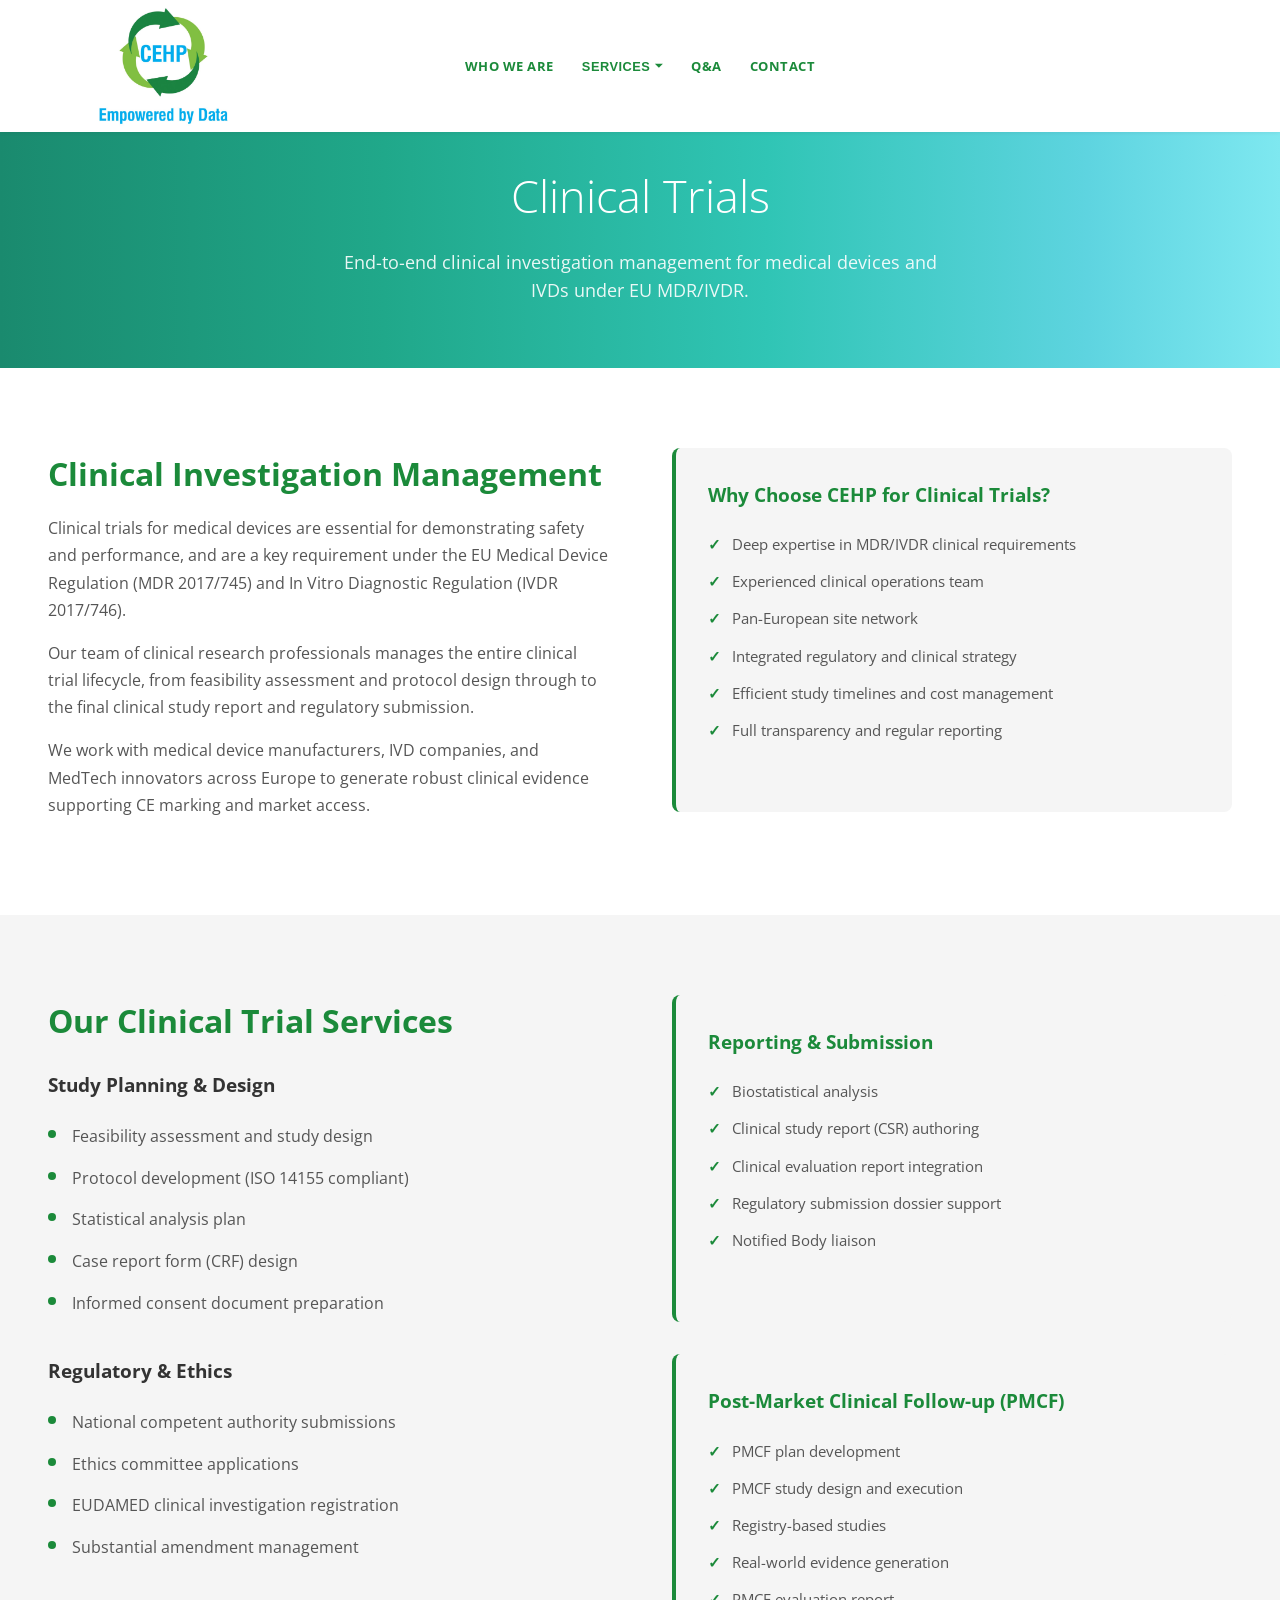
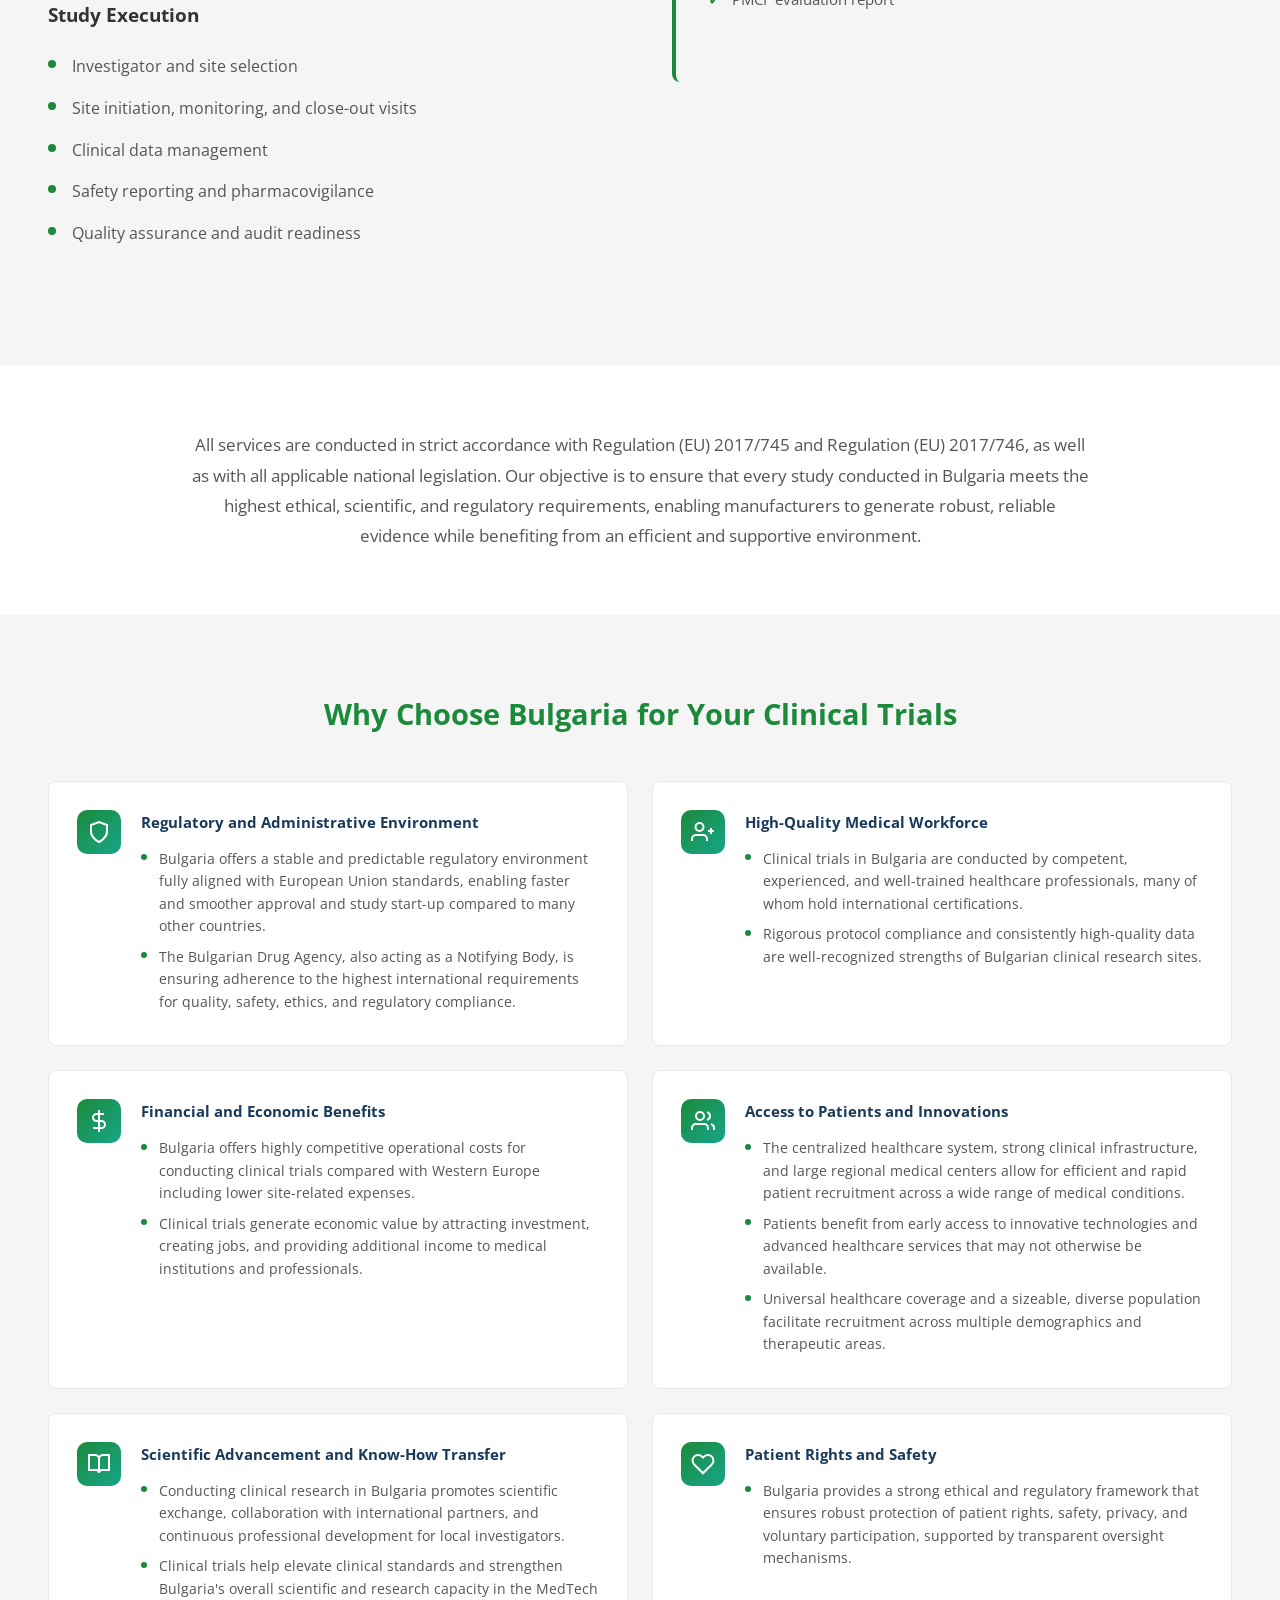
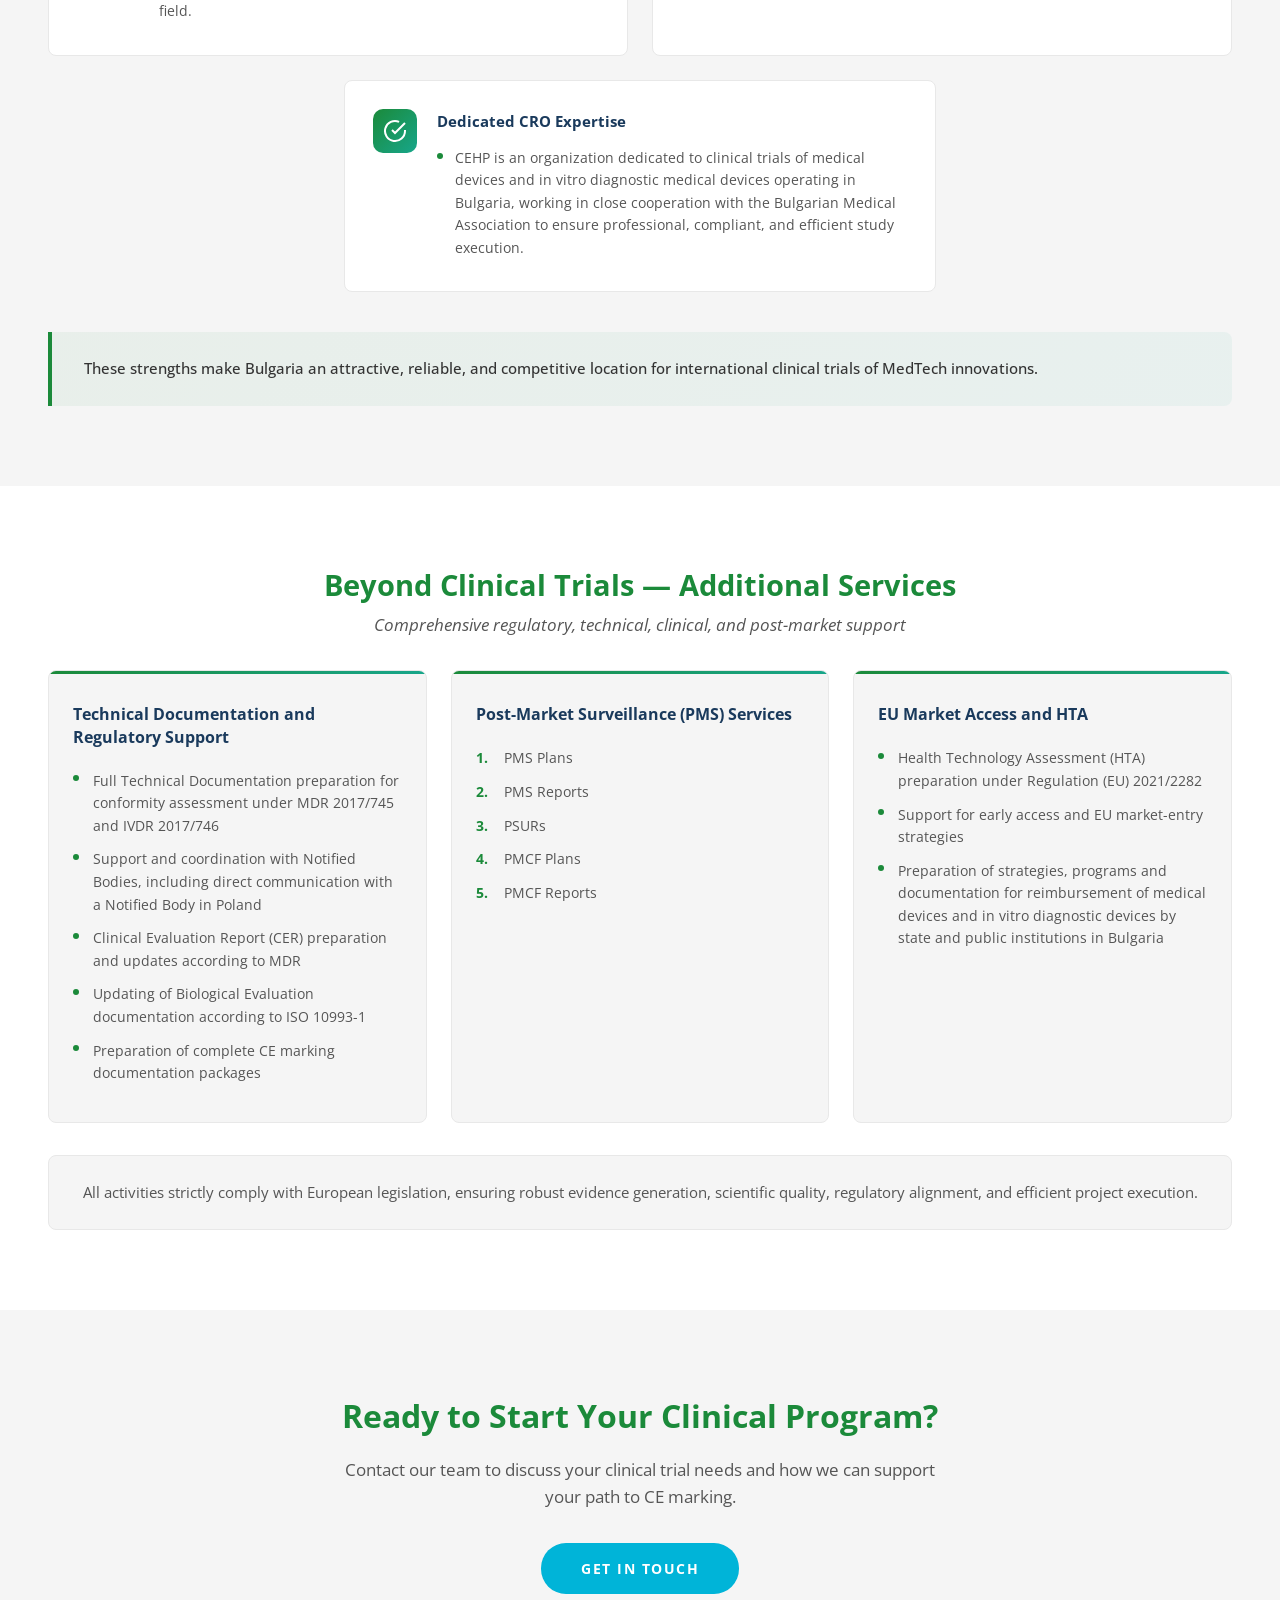
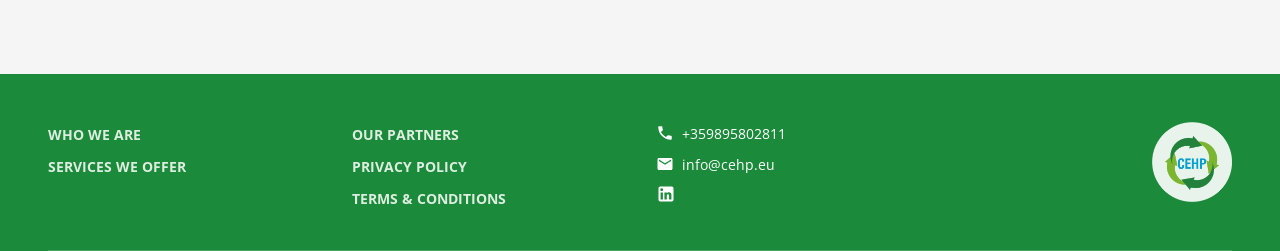
<file: clinical-trials.html>
<!DOCTYPE html>
<html lang="en">
<head>
  <meta charset="UTF-8">
  <meta name="viewport" content="width=device-width, initial-scale=1.0">
  <title>Clinical Trials | CEHP - Medical Device Clinical Investigations</title>

  <meta name="description" content="CEHP provides end-to-end clinical trial management for medical devices and IVDs. Expert protocol design, regulatory submissions, site management, and clinical study reporting for CE marking and MDR/IVDR compliance.">
  <meta name="keywords" content="clinical trials, medical devices, MedDevs, IVDs, clinical investigation, CE marking, MDR, IVDR, clinical performance study, clinical evaluation, protocol design, regulatory submission, Medtech, HTA, ОЗТ">
  <meta name="robots" content="index, follow">
  <link rel="canonical" href="https://www.cehp.eu/clinical-trials">

  <meta property="og:title" content="Clinical Trials | CEHP">
  <meta property="og:description" content="End-to-end clinical trial management for medical devices and IVDs.">
  <meta property="og:type" content="website">

  <script type="application/ld+json">
  {
    "@context": "https://schema.org",
    "@type": "Service",
    "serviceType": "Clinical Trials Management for Medical Devices",
    "provider": {
      "@type": "Organization",
      "name": "CEHP - Center for European Health Policies"
    },
    "description": "End-to-end clinical trial management for medical devices and IVDs, from protocol design to regulatory submission.",
    "areaServed": "Europe"
  }
  </script>

  <link rel="preconnect" href="https://fonts.googleapis.com">
  <link rel="preconnect" href="https://fonts.gstatic.com" crossorigin>
  <link href="https://fonts.googleapis.com/css2?family=Open+Sans:ital,wght@0,300;0,400;0,500;0,600;0,700;1,400;1,600;1,700&display=swap" rel="stylesheet">
  <link rel="stylesheet" href="css/style.css">
  <link rel="stylesheet" href="css/clinical-research.css">
</head>
<body>

  <header class="header">
    <nav class="nav">
      <a href="index.html" class="nav-logo">
        <img src="images/main-logo.jpg" alt="CEHP" width="150" height="55">

      </a>
      <div class="nav-links">
        <a href="team.html" data-i18n="nav.who_we_are">Who We Are</a>
        <div class="nav-dropdown">
          <button class="nav-dropdown-toggle" data-i18n="nav.services">Services</button>
          <div class="nav-dropdown-menu">
            <a href="services.html" class="nav-dropdown-title" data-i18n="nav.our_services">Our Services</a>
            <div class="nav-dropdown-group">
              <a href="services.html#md-ivd" class="nav-dropdown-label" data-i18n="nav.medical_devices">Medical Devices</a>
              <a href="mdr.html" data-i18n="nav.mdr">MDR</a>
              <a href="ivdr.html" data-i18n="nav.ivdr">IVDR</a>
              <a href="clinical-trials.html" data-i18n="nav.clinical_investigations">Clinical Trials</a>
            </div>
            <a href="medicines.html" data-i18n="nav.pharmaceuticals">Pharmaceuticals</a>
            <a href="manufacturing.html" data-i18n="nav.for_manufacturers">For Manufacturers</a>
          </div>
        </div>
        <a href="qa.html" data-i18n="nav.qa">Q&amp;A</a>
        <a href="contact.html" data-i18n="nav.contact">Contact</a>
      </div>

      <div class="lang-switcher">
        <button class="lang-btn active" data-lang="en">EN</button>
        <span class="lang-sep">|</span>
        <button class="lang-btn" data-lang="bg">BG</button>
      </div>
      <button class="hamburger" aria-label="Open menu">
        <span></span><span></span><span></span>
      </button>
    </nav>
  </header>

  <div class="overlay"></div>
  <div class="mobile-nav">
    <button class="mobile-nav-close" aria-label="Close menu">&times;</button>
    <div class="mobile-nav-links">
      <a href="index.html" data-i18n="nav.home">Home</a>
      <a href="team.html" data-i18n="nav.who_we_are">Who We Are</a>
      <div class="mobile-nav-dropdown">
        <button class="mobile-nav-dropdown-toggle" data-i18n="nav.services">Services</button>
        <div class="mobile-nav-dropdown-menu">
          <a href="services.html" class="mobile-nav-dropdown-title" data-i18n="nav.our_services">Our Services</a>
          <a href="services.html#md-ivd" class="mobile-nav-dropdown-label" data-i18n="nav.medical_devices">Medical Devices</a>
          <a href="mdr.html" data-i18n="nav.mdr" class="mobile-nav-sub">MDR</a>
          <a href="ivdr.html" data-i18n="nav.ivdr" class="mobile-nav-sub">IVDR</a>
          <a href="clinical-trials.html" data-i18n="nav.clinical_investigations" class="mobile-nav-sub">Clinical Trials</a>
          <a href="medicines.html" data-i18n="nav.pharmaceuticals">Pharmaceuticals</a>
          <a href="manufacturing.html" data-i18n="nav.for_manufacturers">For Manufacturers</a>
        </div>
      </div>
      <a href="qa.html" data-i18n="nav.qa">Q&amp;A</a>
      <a href="contact.html" data-i18n="nav.contact">Contact</a>
    </div>
    <div class="lang-switcher">
      <button class="lang-btn active" data-lang="en">EN</button>
      <span class="lang-sep">|</span>
      <button class="lang-btn" data-lang="bg">BG</button>
    </div>
  </div>

  <section class="page-hero">
    <div class="container">
      <h1 data-i18n="clinical.hero_title">Clinical Trials</h1>
      <p data-i18n="clinical.hero_p">End-to-end clinical investigation management for medical devices and IVDs under EU MDR/IVDR.</p>
    </div>
  </section>

  <!-- Overview -->
  <section class="service-detail">
    <div class="container">
      <div class="service-detail-grid">
        <div class="animate-on-scroll">
          <h2 data-i18n="clinical.overview_title">Clinical Investigation Management</h2>
          <p data-i18n="clinical.overview_p1">Clinical trials for medical devices are essential for demonstrating safety and performance, and are a key requirement under the EU Medical Device Regulation (MDR 2017/745) and In Vitro Diagnostic Regulation (IVDR 2017/746).</p>
          <p data-i18n="clinical.overview_p2">Our team of clinical research professionals manages the entire clinical trial lifecycle, from feasibility assessment and protocol design through to the final clinical study report and regulatory submission.</p>
          <p data-i18n="clinical.overview_p3">We work with medical device manufacturers, IVD companies, and MedTech innovators across Europe to generate robust clinical evidence supporting CE marking and market access.</p>
        </div>
        <div class="service-info-box animate-on-scroll">
          <h3 data-i18n="clinical.box1_title">Why Choose CEHP for Clinical Trials?</h3>
          <ul>
            <li data-i18n="clinical.box1_li1">Deep expertise in MDR/IVDR clinical requirements</li>
            <li data-i18n="clinical.box1_li2">Experienced clinical operations team</li>
            <li data-i18n="clinical.box1_li3">Pan-European site network</li>
            <li data-i18n="clinical.box1_li4">Integrated regulatory and clinical strategy</li>
            <li data-i18n="clinical.box1_li5">Efficient study timelines and cost management</li>
            <li data-i18n="clinical.box1_li6">Full transparency and regular reporting</li>
          </ul>
        </div>
      </div>
    </div>
  </section>

  <!-- Services Breakdown -->
  <section class="service-detail" style="background: var(--bg-light);">
    <div class="container">
      <div class="service-detail-grid">
        <div class="animate-on-scroll">
          <h2 data-i18n="clinical.services_title">Our Clinical Trial Services</h2>
          <h3 style="color: var(--primary-green); margin: 1.5rem 0 0.5rem;" data-i18n="clinical.planning_title">Study Planning &amp; Design</h3>
          <ul>
            <li data-i18n="clinical.planning_li1">Feasibility assessment and study design</li>
            <li data-i18n="clinical.planning_li2">Protocol development (ISO 14155 compliant)</li>
            <li data-i18n="clinical.planning_li3">Statistical analysis plan</li>
            <li data-i18n="clinical.planning_li4">Case report form (CRF) design</li>
            <li data-i18n="clinical.planning_li5">Informed consent document preparation</li>
          </ul>

          <h3 style="color: var(--primary-green); margin: 1.5rem 0 0.5rem;" data-i18n="clinical.regulatory_title">Regulatory &amp; Ethics</h3>
          <ul>
            <li data-i18n="clinical.regulatory_li1">National competent authority submissions</li>
            <li data-i18n="clinical.regulatory_li2">Ethics committee applications</li>
            <li data-i18n="clinical.regulatory_li3">EUDAMED clinical investigation registration</li>
            <li data-i18n="clinical.regulatory_li4">Substantial amendment management</li>
          </ul>

          <h3 style="color: var(--primary-green); margin: 1.5rem 0 0.5rem;" data-i18n="clinical.execution_title">Study Execution</h3>
          <ul>
            <li data-i18n="clinical.execution_li1">Investigator and site selection</li>
            <li data-i18n="clinical.execution_li2">Site initiation, monitoring, and close-out visits</li>
            <li data-i18n="clinical.execution_li3">Clinical data management</li>
            <li data-i18n="clinical.execution_li4">Safety reporting and pharmacovigilance</li>
            <li data-i18n="clinical.execution_li5">Quality assurance and audit readiness</li>
          </ul>
        </div>
        <div class="animate-on-scroll">
          <div class="service-info-box" style="margin-bottom: 2rem;">
            <h3 data-i18n="clinical.box2_title">Reporting &amp; Submission</h3>
            <ul>
              <li data-i18n="clinical.box2_li1">Biostatistical analysis</li>
              <li data-i18n="clinical.box2_li2">Clinical study report (CSR) authoring</li>
              <li data-i18n="clinical.box2_li3">Clinical evaluation report integration</li>
              <li data-i18n="clinical.box2_li4">Regulatory submission dossier support</li>
              <li data-i18n="clinical.box2_li5">Notified Body liaison</li>
            </ul>
          </div>
          <div class="service-info-box">
            <h3 data-i18n="clinical.box3_title">Post-Market Clinical Follow-up (PMCF)</h3>
            <ul>
              <li data-i18n="clinical.box3_li1">PMCF plan development</li>
              <li data-i18n="clinical.box3_li2">PMCF study design and execution</li>
              <li data-i18n="clinical.box3_li3">Registry-based studies</li>
              <li data-i18n="clinical.box3_li4">Real-world evidence generation</li>
              <li data-i18n="clinical.box3_li5">PMCF evaluation report</li>
            </ul>
          </div>
        </div>
      </div>
    </div>
  </section>

  <!-- Regulatory Intro -->
  <section class="cr-intro">
    <div class="container">
      <div class="cr-intro-content animate-on-scroll">
        <p data-i18n="clinical.reg_intro">All services are conducted in strict accordance with Regulation (EU) 2017/745 and Regulation (EU) 2017/746, as well as with all applicable national legislation. Our objective is to ensure that every study conducted in Bulgaria meets the highest ethical, scientific, and regulatory requirements, enabling manufacturers to generate robust, reliable evidence while benefiting from an efficient and supportive environment.</p>
      </div>
    </div>
  </section>

  <!-- Why Choose Bulgaria -->
  <section class="cr-bulgaria" id="why-bulgaria">
    <div class="container">
      <div class="cr-section-header animate-on-scroll">
        <h2 data-i18n="clinical.bulgaria_title">Why Choose Bulgaria for Your Clinical Trials</h2>
      </div>

      <div class="cr-advantages-grid">
        <!-- 1. Regulatory Environment -->
        <div class="cr-advantage-card animate-on-scroll">
          <div class="cr-advantage-icon">
            <svg viewBox="0 0 24 24"><path d="M12 22s8-4 8-10V5l-8-3-8 3v7c0 6 8 10 8 10z"/></svg>
          </div>
          <div class="cr-advantage-content">
            <h4 data-i18n="clinical.adv1_title">Regulatory and Administrative Environment</h4>
            <ul>
              <li data-i18n="clinical.adv1_li1">Bulgaria offers a stable and predictable regulatory environment fully aligned with European Union standards, enabling faster and smoother approval and study start-up compared to many other countries.</li>
              <li data-i18n="clinical.adv1_li2">The Bulgarian Drug Agency, also acting as a Notifying Body, is ensuring adherence to the highest international requirements for quality, safety, ethics, and regulatory compliance.</li>
            </ul>
          </div>
        </div>

        <!-- 2. Medical Workforce -->
        <div class="cr-advantage-card animate-on-scroll">
          <div class="cr-advantage-icon">
            <svg viewBox="0 0 24 24"><path d="M16 21v-2a4 4 0 00-4-4H5a4 4 0 00-4 4v2"/><circle cx="8.5" cy="7" r="4"/><path d="M20 8v6M23 11h-6"/></svg>
          </div>
          <div class="cr-advantage-content">
            <h4 data-i18n="clinical.adv2_title">High-Quality Medical Workforce</h4>
            <ul>
              <li data-i18n="clinical.adv2_li1">Clinical trials in Bulgaria are conducted by competent, experienced, and well-trained healthcare professionals, many of whom hold international certifications.</li>
              <li data-i18n="clinical.adv2_li2">Rigorous protocol compliance and consistently high-quality data are well-recognized strengths of Bulgarian clinical research sites.</li>
            </ul>
          </div>
        </div>

        <!-- 3. Financial Benefits -->
        <div class="cr-advantage-card animate-on-scroll">
          <div class="cr-advantage-icon">
            <svg viewBox="0 0 24 24"><path d="M12 1v22M17 5H9.5a3.5 3.5 0 000 7h5a3.5 3.5 0 010 7H6"/></svg>
          </div>
          <div class="cr-advantage-content">
            <h4 data-i18n="clinical.adv3_title">Financial and Economic Benefits</h4>
            <ul>
              <li data-i18n="clinical.adv3_li1">Bulgaria offers highly competitive operational costs for conducting clinical trials compared with Western Europe including lower site-related expenses.</li>
              <li data-i18n="clinical.adv3_li2">Clinical trials generate economic value by attracting investment, creating jobs, and providing additional income to medical institutions and professionals.</li>
            </ul>
          </div>
        </div>

        <!-- 4. Patient Access -->
        <div class="cr-advantage-card animate-on-scroll">
          <div class="cr-advantage-icon">
            <svg viewBox="0 0 24 24"><path d="M17 21v-2a4 4 0 00-4-4H5a4 4 0 00-4 4v2"/><circle cx="9" cy="7" r="4"/><path d="M23 21v-2a4 4 0 00-3-3.87M16 3.13a4 4 0 010 7.75"/></svg>
          </div>
          <div class="cr-advantage-content">
            <h4 data-i18n="clinical.adv4_title">Access to Patients and Innovations</h4>
            <ul>
              <li data-i18n="clinical.adv4_li1">The centralized healthcare system, strong clinical infrastructure, and large regional medical centers allow for efficient and rapid patient recruitment across a wide range of medical conditions.</li>
              <li data-i18n="clinical.adv4_li2">Patients benefit from early access to innovative technologies and advanced healthcare services that may not otherwise be available.</li>
              <li data-i18n="clinical.adv4_li3">Universal healthcare coverage and a sizeable, diverse population facilitate recruitment across multiple demographics and therapeutic areas.</li>
            </ul>
          </div>
        </div>

        <!-- 5. Scientific Advancement -->
        <div class="cr-advantage-card animate-on-scroll">
          <div class="cr-advantage-icon">
            <svg viewBox="0 0 24 24"><path d="M2 3h6a4 4 0 014 4v14a3 3 0 00-3-3H2zM22 3h-6a4 4 0 00-4 4v14a3 3 0 013-3h7z"/></svg>
          </div>
          <div class="cr-advantage-content">
            <h4 data-i18n="clinical.adv5_title">Scientific Advancement and Know-How Transfer</h4>
            <ul>
              <li data-i18n="clinical.adv5_li1">Conducting clinical research in Bulgaria promotes scientific exchange, collaboration with international partners, and continuous professional development for local investigators.</li>
              <li data-i18n="clinical.adv5_li2">Clinical trials help elevate clinical standards and strengthen Bulgaria's overall scientific and research capacity in the MedTech field.</li>
            </ul>
          </div>
        </div>

        <!-- 6. Patient Rights -->
        <div class="cr-advantage-card animate-on-scroll">
          <div class="cr-advantage-icon">
            <svg viewBox="0 0 24 24"><path d="M20.84 4.61a5.5 5.5 0 00-7.78 0L12 5.67l-1.06-1.06a5.5 5.5 0 00-7.78 7.78l1.06 1.06L12 21.23l7.78-7.78 1.06-1.06a5.5 5.5 0 000-7.78z"/></svg>
          </div>
          <div class="cr-advantage-content">
            <h4 data-i18n="clinical.adv6_title">Patient Rights and Safety</h4>
            <ul>
              <li data-i18n="clinical.adv6_li1">Bulgaria provides a strong ethical and regulatory framework that ensures robust protection of patient rights, safety, privacy, and voluntary participation, supported by transparent oversight mechanisms.</li>
            </ul>
          </div>
        </div>

        <!-- 7. CRO Expertise -->
        <div class="cr-advantage-card cr-full-width animate-on-scroll">
          <div class="cr-advantage-icon">
            <svg viewBox="0 0 24 24"><path d="M22 11.08V12a10 10 0 11-5.93-9.14"/><path d="M22 4L12 14.01l-3-3"/></svg>
          </div>
          <div class="cr-advantage-content">
            <h4 data-i18n="clinical.adv7_title">Dedicated CRO Expertise</h4>
            <ul>
              <li data-i18n="clinical.adv7_li1">CEHP is an organization dedicated to clinical trials of medical devices and in vitro diagnostic medical devices operating in Bulgaria, working in close cooperation with the Bulgarian Medical Association to ensure professional, compliant, and efficient study execution.</li>
            </ul>
          </div>
        </div>
      </div>

      <div class="cr-summary-box animate-on-scroll">
        <p data-i18n="clinical.bulgaria_summary">These strengths make Bulgaria an attractive, reliable, and competitive location for international clinical trials of MedTech innovations.</p>
      </div>
    </div>
  </section>

  <!-- Additional Services -->
  <section class="cr-additional" id="additional-services">
    <div class="container">
      <div class="cr-section-header animate-on-scroll">
        <h2 data-i18n="clinical.additional_title">Beyond Clinical Trials &mdash; Additional Services</h2>
        <p data-i18n="clinical.additional_subtitle">Comprehensive regulatory, technical, clinical, and post-market support</p>
      </div>

      <div class="cr-services-grid animate-on-scroll">
        <!-- Card 1: Technical Documentation -->
        <div class="cr-service-card">
          <div class="cr-service-card-accent"></div>
          <h4 data-i18n="clinical.addserv1_title">Technical Documentation and Regulatory Support</h4>
          <ul>
            <li data-i18n="clinical.addserv1_li1">Full Technical Documentation preparation for conformity assessment under MDR 2017/745 and IVDR 2017/746</li>
            <li data-i18n="clinical.addserv1_li2">Support and coordination with Notified Bodies, including direct communication with a Notified Body in Poland</li>
            <li data-i18n="clinical.addserv1_li3">Clinical Evaluation Report (CER) preparation and updates according to MDR</li>
            <li data-i18n="clinical.addserv1_li4">Updating of Biological Evaluation documentation according to ISO 10993-1</li>
            <li data-i18n="clinical.addserv1_li5">Preparation of complete CE marking documentation packages</li>
          </ul>
        </div>

        <!-- Card 2: PMS -->
        <div class="cr-service-card">
          <div class="cr-service-card-accent"></div>
          <h4 data-i18n="clinical.addserv2_title">Post-Market Surveillance (PMS) Services</h4>
          <ol>
            <li data-i18n="clinical.addserv2_li1">PMS Plans</li>
            <li data-i18n="clinical.addserv2_li2">PMS Reports</li>
            <li data-i18n="clinical.addserv2_li3">PSURs</li>
            <li data-i18n="clinical.addserv2_li4">PMCF Plans</li>
            <li data-i18n="clinical.addserv2_li5">PMCF Reports</li>
          </ol>
        </div>

        <!-- Card 3: HTA -->
        <div class="cr-service-card">
          <div class="cr-service-card-accent"></div>
          <h4 data-i18n="clinical.addserv3_title">EU Market Access and HTA</h4>
          <ul>
            <li data-i18n="clinical.addserv3_li1">Health Technology Assessment (HTA) preparation under Regulation (EU) 2021/2282</li>
            <li data-i18n="clinical.addserv3_li2">Support for early access and EU market-entry strategies</li>
            <li data-i18n="clinical.addserv3_li3">Preparation of strategies, programs and documentation for reimbursement of medical devices and in vitro diagnostic devices by state and public institutions in Bulgaria</li>
          </ul>
        </div>
      </div>

      <div class="cr-compliance-box animate-on-scroll">
        <p data-i18n="clinical.compliance_statement">All activities strictly comply with European legislation, ensuring robust evidence generation, scientific quality, regulatory alignment, and efficient project execution.</p>
      </div>
    </div>
  </section>

  <!-- CTA -->
  <section class="wwa-cta">
    <div class="container">
      <h2 data-i18n="clinical.cta_title">Ready to Start Your Clinical Program?</h2>
      <p data-i18n="clinical.cta_p">Contact our team to discuss your clinical trial needs and how we can support your path to CE marking.</p>
      <a href="contact.html" class="btn btn-primary" data-i18n="clinical.cta_btn">Get in Touch</a>
    </div>
  </section>

  <footer class="footer">
    <div class="container">
      <div class="footer-grid">
        <div class="footer-col">
          <ul>
            <li><a href="team.html"><strong data-i18n="footer.who_we_are">WHO WE ARE</strong></a></li>
            <li><a href="services.html"><strong data-i18n="footer.services">SERVICES WE OFFER</strong></a></li>
          </ul>
        </div>
        <div class="footer-col">
          <ul>
            <li><a href="index.html#partners"><strong data-i18n="footer.partners">OUR PARTNERS</strong></a></li>
            <li><a href="privacy.html"><strong data-i18n="footer.privacy">PRIVACY POLICY</strong></a></li>
            <li><a href="terms.html"><strong data-i18n="footer.terms">TERMS &amp; CONDITIONS</strong></a></li>
          </ul>
        </div>
        <div class="footer-col">
          <div class="footer-contact-item">
            <svg viewBox="0 0 24 24"><path d="M6.62 10.79c1.44 2.83 3.76 5.14 6.59 6.59l2.2-2.2c.27-.27.67-.36 1.02-.24 1.12.37 2.33.57 3.57.57.55 0 1 .45 1 1V20c0 .55-.45 1-1 1-9.39 0-17-7.61-17-17 0-.55.45-1 1-1h3.5c.55 0 1 .45 1 1 0 1.25.2 2.45.57 3.57.11.35.03.74-.25 1.02l-2.2 2.2z"/></svg>
            <a href="tel:+359895802811">+359895802811</a>
          </div>
          <div class="footer-contact-item">
            <svg viewBox="0 0 24 24"><path d="M20 4H4c-1.1 0-1.99.9-1.99 2L2 18c0 1.1.9 2 2 2h16c1.1 0 2-.9 2-2V6c0-1.1-.9-2-2-2zm0 4l-8 5-8-5V6l8 5 8-5v2z"/></svg>
            <a href="mailto:info@cehp.eu">info@cehp.eu</a>
          </div>
          <div class="footer-social">
            <a href="https://www.linkedin.com/company/center-for-european-health-policies-ltd/" target="_blank" rel="noopener noreferrer" aria-label="LinkedIn">
              <svg viewBox="0 0 24 24"><path d="M19 3a2 2 0 0 1 2 2v14a2 2 0 0 1-2 2H5a2 2 0 0 1-2-2V5a2 2 0 0 1 2-2h14m-.5 15.5v-5.3a3.26 3.26 0 0 0-3.26-3.26c-.85 0-1.84.52-2.32 1.3v-1.11h-2.79v8.37h2.79v-4.93c0-.77.62-1.4 1.39-1.4a1.4 1.4 0 0 1 1.4 1.4v4.93h2.79M6.88 8.56a1.68 1.68 0 0 0 1.68-1.68c0-.93-.75-1.69-1.68-1.69a1.69 1.69 0 0 0-1.69 1.69c0 .93.76 1.68 1.69 1.68m1.39 9.94v-8.37H5.5v8.37h2.77z"/></svg>
            </a>
          </div>
        </div>
        <div class="footer-logo">
          <img src="images/logo.png" alt="CEHP Logo" width="80" height="80">
        </div>
      </div>
    </div>
  </footer>

  <script src="js/i18n.js"></script>
  <script src="js/main.js"></script>
</body>
</html>
</file>
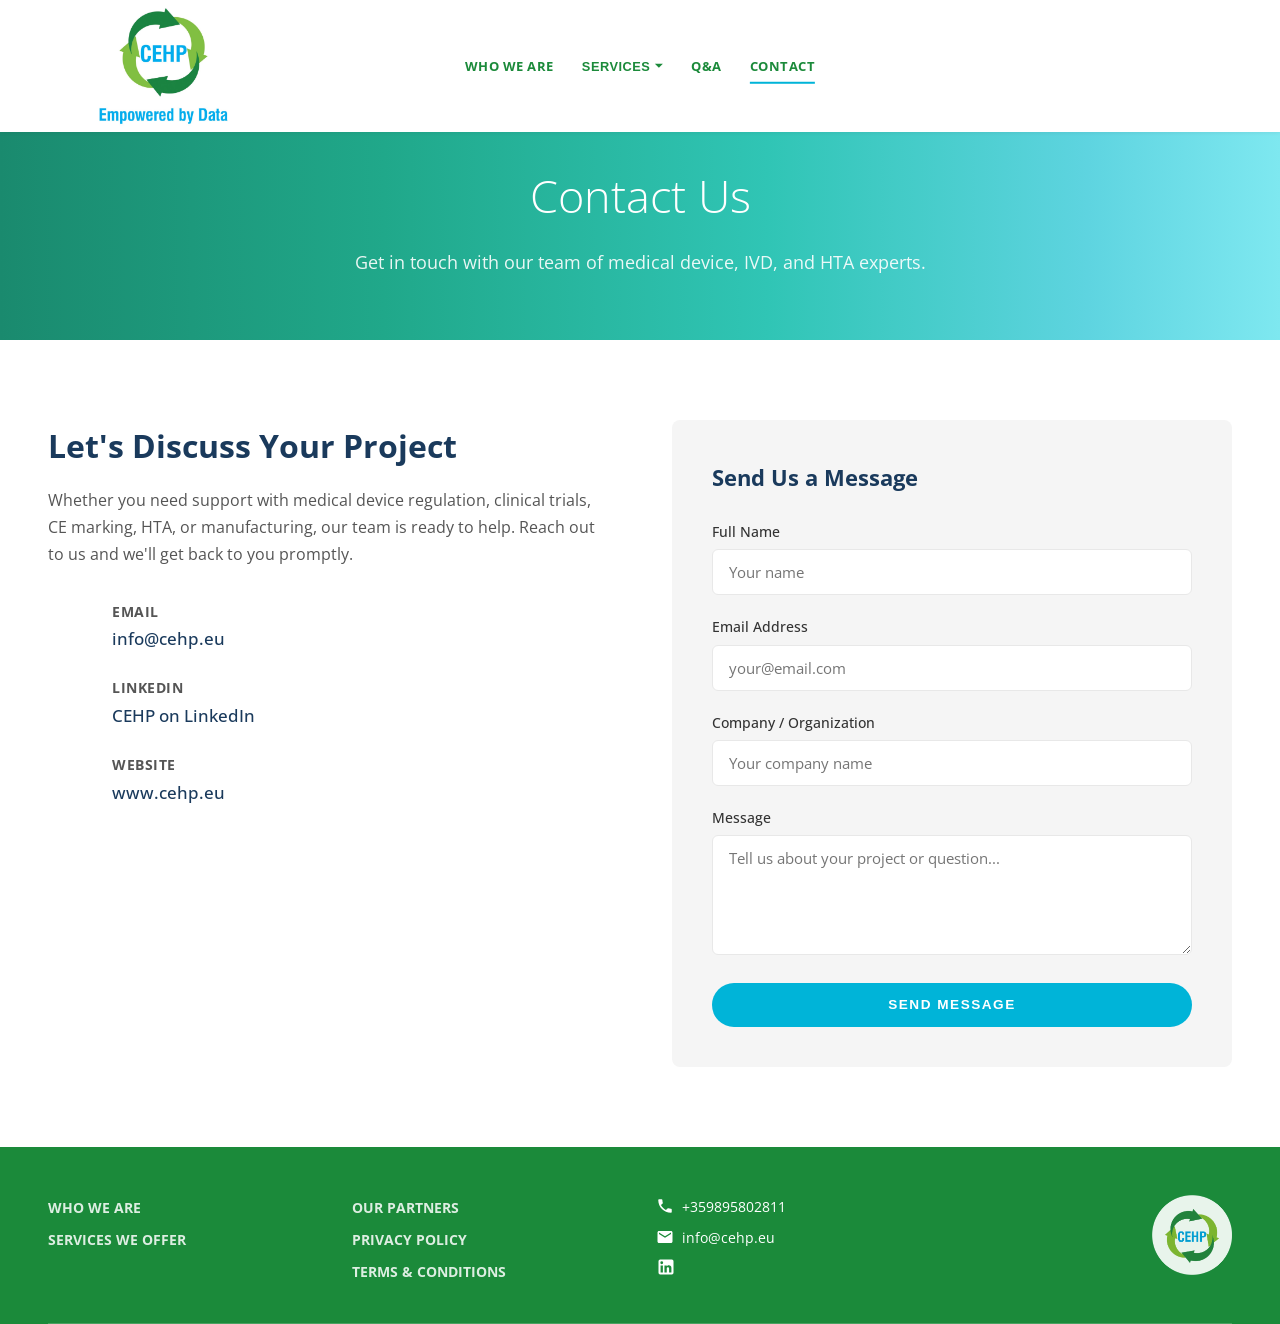
<file: contact.html>
<!DOCTYPE html>
<html lang="en">
<head>
  <meta charset="UTF-8">
  <meta name="viewport" content="width=device-width, initial-scale=1.0">
  <title>Contact | CEHP - Medical Device & HTA Consulting</title>

  <meta name="description" content="Contact CEHP for expert consulting in medical devices, MedDevs, IVDs, HTA, CE marking, clinical trials, technical dossier preparation, manufacturing, and Medtech regulatory compliance.">
  <meta name="keywords" content="Medical devices, MedDevs, IVDs, HTA, ОЗТ, CE marking, clinical trials, technical dossier preparation, manufacturing, packaging, Medtech, contact CEHP, medical device consulting">
  <meta name="robots" content="index, follow">
  <link rel="canonical" href="https://www.cehp.eu/contact">

  <meta property="og:title" content="Contact | CEHP">
  <meta property="og:description" content="Get in touch with CEHP for medical device, IVD, HTA, and Medtech consulting services.">
  <meta property="og:type" content="website">

  <script type="application/ld+json">
  {
    "@context": "https://schema.org",
    "@type": "ContactPage",
    "mainEntity": {
      "@type": "Organization",
      "name": "CEHP - Center for European Health Policies",
      "email": "info@cehp.eu",
      "url": "https://www.cehp.eu"
    }
  }
  </script>

  <link rel="preconnect" href="https://fonts.googleapis.com">
  <link rel="preconnect" href="https://fonts.gstatic.com" crossorigin>
  <link href="https://fonts.googleapis.com/css2?family=Open+Sans:ital,wght@0,300;0,400;0,500;0,600;0,700;1,400;1,600;1,700&display=swap" rel="stylesheet">
  <link rel="stylesheet" href="css/style.css">
  <style>
    .contact-grid {
      display: grid;
      grid-template-columns: 1fr 1fr;
      gap: 4rem;
      padding: 5rem 0;
    }
    .contact-info h2 {
      font-size: 2rem;
      color: var(--accent-blue);
      margin-bottom: 1rem;
    }
    .contact-info p {
      color: var(--text-gray);
      line-height: 1.7;
      margin-bottom: 2rem;
    }
    .contact-item {
      display: flex;
      align-items: flex-start;
      gap: 1rem;
      margin-bottom: 1.5rem;
    }
    .contact-item .icon-wrap {
      width: 48px;
      height: 48px;
      background: linear-gradient(135deg, var(--primary-green), var(--primary-teal));
      border-radius: 10px;
      display: flex;
      align-items: center;
      justify-content: center;
      flex-shrink: 0;
    }
    .contact-item .icon-wrap svg {
      width: 22px;
      height: 22px;
      fill: white;
    }
    .contact-item h4 {
      font-size: 0.85rem;
      text-transform: uppercase;
      letter-spacing: 0.5px;
      color: var(--text-gray);
      margin-bottom: 0.25rem;
    }
    .contact-item a, .contact-item span {
      font-size: 1.05rem;
      color: var(--accent-blue);
      font-weight: 500;
    }
    .contact-item a:hover {
      color: var(--primary-green);
    }
    .contact-form {
      background: var(--bg-light);
      padding: 2.5rem;
      border-radius: 8px;
    }
    .contact-form h3 {
      font-size: 1.4rem;
      color: var(--accent-blue);
      margin-bottom: 1.5rem;
    }
    .form-group {
      margin-bottom: 1.25rem;
    }
    .form-group label {
      display: block;
      font-size: 0.9rem;
      font-weight: 500;
      color: var(--text-dark);
      margin-bottom: 0.4rem;
    }
    .form-group input,
    .form-group textarea,
    .form-group select {
      width: 100%;
      padding: 0.75rem 1rem;
      border: 1px solid var(--border-light);
      border-radius: 6px;
      font-family: var(--font-main);
      font-size: 0.95rem;
      transition: var(--transition);
      background: white;
    }
    .form-group input:focus,
    .form-group textarea:focus,
    .form-group select:focus {
      outline: none;
      border-color: var(--primary-green);
      box-shadow: 0 0 0 3px rgba(26, 138, 110, 0.1);
    }
    .form-group textarea {
      resize: vertical;
      min-height: 120px;
    }
    @media (max-width: 768px) {
      .contact-grid {
        grid-template-columns: 1fr;
        gap: 3rem;
      }
    }
  </style>
</head>
<body>

  <header class="header">
    <nav class="nav">
      <a href="index.html" class="nav-logo">
        <img src="images/main-logo.jpg" alt="CEHP" width="150" height="55">

      </a>
      <div class="nav-links">
        <a href="team.html" data-i18n="nav.who_we_are">Who We Are</a>
        <div class="nav-dropdown">
          <button class="nav-dropdown-toggle" data-i18n="nav.services">Services</button>
          <div class="nav-dropdown-menu">
            <a href="services.html" class="nav-dropdown-title" data-i18n="nav.our_services">Our Services</a>
            <div class="nav-dropdown-group">
              <a href="services.html#md-ivd" class="nav-dropdown-label" data-i18n="nav.medical_devices">Medical Devices</a>
              <a href="mdr.html" data-i18n="nav.mdr">MDR</a>
              <a href="ivdr.html" data-i18n="nav.ivdr">IVDR</a>
              <a href="clinical-trials.html" data-i18n="nav.clinical_investigations">Clinical Trials</a>
            </div>
            <a href="medicines.html" data-i18n="nav.pharmaceuticals">Pharmaceuticals</a>
            <a href="manufacturing.html" data-i18n="nav.for_manufacturers">For Manufacturers</a>
          </div>
        </div>
        <a href="qa.html" data-i18n="nav.qa">Q&amp;A</a>
        <a href="contact.html" data-i18n="nav.contact">Contact</a>
      </div>

      <div class="lang-switcher">
        <button class="lang-btn active" data-lang="en">EN</button>
        <span class="lang-sep">|</span>
        <button class="lang-btn" data-lang="bg">BG</button>
      </div>
      <button class="hamburger" aria-label="Open menu">
        <span></span><span></span><span></span>
      </button>
    </nav>
  </header>

  <div class="overlay"></div>
  <div class="mobile-nav">
    <button class="mobile-nav-close" aria-label="Close menu">&times;</button>
    <div class="mobile-nav-links">
      <a href="index.html" data-i18n="nav.home">Home</a>
      <a href="team.html" data-i18n="nav.who_we_are">Who We Are</a>
      <div class="mobile-nav-dropdown">
        <button class="mobile-nav-dropdown-toggle" data-i18n="nav.services">Services</button>
        <div class="mobile-nav-dropdown-menu">
          <a href="services.html" class="mobile-nav-dropdown-title" data-i18n="nav.our_services">Our Services</a>
          <a href="services.html#md-ivd" class="mobile-nav-dropdown-label" data-i18n="nav.medical_devices">Medical Devices</a>
          <a href="mdr.html" data-i18n="nav.mdr" class="mobile-nav-sub">MDR</a>
          <a href="ivdr.html" data-i18n="nav.ivdr" class="mobile-nav-sub">IVDR</a>
          <a href="clinical-trials.html" data-i18n="nav.clinical_investigations" class="mobile-nav-sub">Clinical Trials</a>
          <a href="medicines.html" data-i18n="nav.pharmaceuticals">Pharmaceuticals</a>
          <a href="manufacturing.html" data-i18n="nav.for_manufacturers">For Manufacturers</a>
        </div>
      </div>
      <a href="qa.html" data-i18n="nav.qa">Q&amp;A</a>
      <a href="contact.html" data-i18n="nav.contact">Contact</a>
    </div>
    <div class="lang-switcher">
      <button class="lang-btn active" data-lang="en">EN</button>
      <span class="lang-sep">|</span>
      <button class="lang-btn" data-lang="bg">BG</button>
    </div>
  </div>

  <section class="page-hero">
    <div class="container">
      <h1 data-i18n="contact.hero_title">Contact Us</h1>
      <p data-i18n="contact.hero_p">Get in touch with our team of medical device, IVD, and HTA experts.</p>
    </div>
  </section>

  <section>
    <div class="container">
      <div class="contact-grid">
        <div class="contact-info animate-on-scroll">
          <h2 data-i18n="contact.heading">Let's Discuss Your Project</h2>
          <p data-i18n="contact.intro">Whether you need support with medical device regulation, clinical trials, CE marking, HTA, or manufacturing, our team is ready to help. Reach out to us and we'll get back to you promptly.</p>

          <div class="contact-item">
            <div class="icon-wrap">
              <svg viewBox="0 0 24 24"><path d="M20 4H4c-1.1 0-1.99.9-1.99 2L2 18c0 1.1.9 2 2 2h16c1.1 0 2-.9 2-2V6c0-1.1-.9-2-2-2zm0 4l-8 5-8-5V6l8 5 8-5v2z"/></svg>
            </div>
            <div>
              <h4 data-i18n="contact.email_label">Email</h4>
              <a href="mailto:info@cehp.eu">info@cehp.eu</a>
            </div>
          </div>

          <div class="contact-item">
            <div class="icon-wrap">
              <svg viewBox="0 0 24 24"><path d="M19 3a2 2 0 0 1 2 2v14a2 2 0 0 1-2 2H5a2 2 0 0 1-2-2V5a2 2 0 0 1 2-2h14m-.5 15.5v-5.3a3.26 3.26 0 0 0-3.26-3.26c-.85 0-1.84.52-2.32 1.3v-1.11h-2.79v8.37h2.79v-4.93c0-.77.62-1.4 1.39-1.4a1.4 1.4 0 0 1 1.4 1.4v4.93h2.79M6.88 8.56a1.68 1.68 0 0 0 1.68-1.68c0-.93-.75-1.69-1.68-1.69a1.69 1.69 0 0 0-1.69 1.69c0 .93.76 1.68 1.69 1.68m1.39 9.94v-8.37H5.5v8.37h2.77z"/></svg>
            </div>
            <div>
              <h4 data-i18n="contact.linkedin_label">LinkedIn</h4>
              <a href="https://www.linkedin.com/company/center-for-european-health-policies-ltd/" target="_blank" rel="noopener noreferrer" data-i18n="contact.linkedin_text">CEHP on LinkedIn</a>
            </div>
          </div>

          <div class="contact-item">
            <div class="icon-wrap">
              <svg viewBox="0 0 24 24"><path d="M12 2C6.48 2 2 6.48 2 12s4.48 10 10 10 10-4.48 10-10S17.52 2 12 2zm-1 17.93c-3.95-.49-7-3.85-7-7.93 0-.62.08-1.21.21-1.79L9 15v1c0 1.1.9 2 2 2v1.93zm6.9-2.54c-.26-.81-1-1.39-1.9-1.39h-1v-3c0-.55-.45-1-1-1H8v-2h2c.55 0 1-.45 1-1V7h2c1.1 0 2-.9 2-2v-.41c2.93 1.19 5 4.06 5 7.41 0 2.08-.8 3.97-2.1 5.39z"/></svg>
            </div>
            <div>
              <h4 data-i18n="contact.website_label">Website</h4>
              <span>www.cehp.eu</span>
            </div>
          </div>
        </div>

        <div class="contact-form animate-on-scroll">
          <h3 data-i18n="contact.form_title">Send Us a Message</h3>
          <form action="#" method="POST">
            <div class="form-group">
              <label for="name" data-i18n="contact.form_name">Full Name</label>
              <input type="text" id="name" name="name" required placeholder="Your name" data-i18n-placeholder="contact.form_name_ph">
            </div>
            <div class="form-group">
              <label for="email" data-i18n="contact.form_email">Email Address</label>
              <input type="email" id="email" name="email" required placeholder="your@email.com" data-i18n-placeholder="contact.form_email_ph">
            </div>
            <div class="form-group">
              <label for="company" data-i18n="contact.form_company">Company / Organization</label>
              <input type="text" id="company" name="company" placeholder="Your company name" data-i18n-placeholder="contact.form_company_ph">
            </div>
            <div class="form-group">
              <label for="message" data-i18n="contact.form_message">Message</label>
              <textarea id="message" name="message" required placeholder="Tell us about your project or question..." data-i18n-placeholder="contact.form_message_ph"></textarea>
            </div>
            <button type="submit" class="btn btn-primary" style="width: 100%;" data-i18n="contact.form_submit">Send Message</button>
          </form>
        </div>
      </div>
    </div>
  </section>

  <footer class="footer">
    <div class="container">
      <div class="footer-grid">
        <div class="footer-col">
          <ul>
            <li><a href="team.html"><strong data-i18n="footer.who_we_are">WHO WE ARE</strong></a></li>
            <li><a href="services.html"><strong data-i18n="footer.services">SERVICES WE OFFER</strong></a></li>
          </ul>
        </div>
        <div class="footer-col">
          <ul>
            <li><a href="index.html#partners"><strong data-i18n="footer.partners">OUR PARTNERS</strong></a></li>
            <li><a href="privacy.html"><strong data-i18n="footer.privacy">PRIVACY POLICY</strong></a></li>
            <li><a href="terms.html"><strong data-i18n="footer.terms">TERMS &amp; CONDITIONS</strong></a></li>
          </ul>
        </div>
        <div class="footer-col">
          <div class="footer-contact-item">
            <svg viewBox="0 0 24 24"><path d="M6.62 10.79c1.44 2.83 3.76 5.14 6.59 6.59l2.2-2.2c.27-.27.67-.36 1.02-.24 1.12.37 2.33.57 3.57.57.55 0 1 .45 1 1V20c0 .55-.45 1-1 1-9.39 0-17-7.61-17-17 0-.55.45-1 1-1h3.5c.55 0 1 .45 1 1 0 1.25.2 2.45.57 3.57.11.35.03.74-.25 1.02l-2.2 2.2z"/></svg>
            <a href="tel:+359895802811">+359895802811</a>
          </div>
          <div class="footer-contact-item">
            <svg viewBox="0 0 24 24"><path d="M20 4H4c-1.1 0-1.99.9-1.99 2L2 18c0 1.1.9 2 2 2h16c1.1 0 2-.9 2-2V6c0-1.1-.9-2-2-2zm0 4l-8 5-8-5V6l8 5 8-5v2z"/></svg>
            <a href="mailto:info@cehp.eu">info@cehp.eu</a>
          </div>
          <div class="footer-social">
            <a href="https://www.linkedin.com/company/center-for-european-health-policies-ltd/" target="_blank" rel="noopener noreferrer" aria-label="LinkedIn">
              <svg viewBox="0 0 24 24"><path d="M19 3a2 2 0 0 1 2 2v14a2 2 0 0 1-2 2H5a2 2 0 0 1-2-2V5a2 2 0 0 1 2-2h14m-.5 15.5v-5.3a3.26 3.26 0 0 0-3.26-3.26c-.85 0-1.84.52-2.32 1.3v-1.11h-2.79v8.37h2.79v-4.93c0-.77.62-1.4 1.39-1.4a1.4 1.4 0 0 1 1.4 1.4v4.93h2.79M6.88 8.56a1.68 1.68 0 0 0 1.68-1.68c0-.93-.75-1.69-1.68-1.69a1.69 1.69 0 0 0-1.69 1.69c0 .93.76 1.68 1.69 1.68m1.39 9.94v-8.37H5.5v8.37h2.77z"/></svg>
            </a>
          </div>
        </div>
        <div class="footer-logo">
          <img src="images/logo.png" alt="CEHP Logo" width="80" height="80">
        </div>
      </div>
    </div>
  </footer>

  <script src="js/i18n.js"></script>
  <script src="js/main.js"></script>
</body>
</html>
</file>
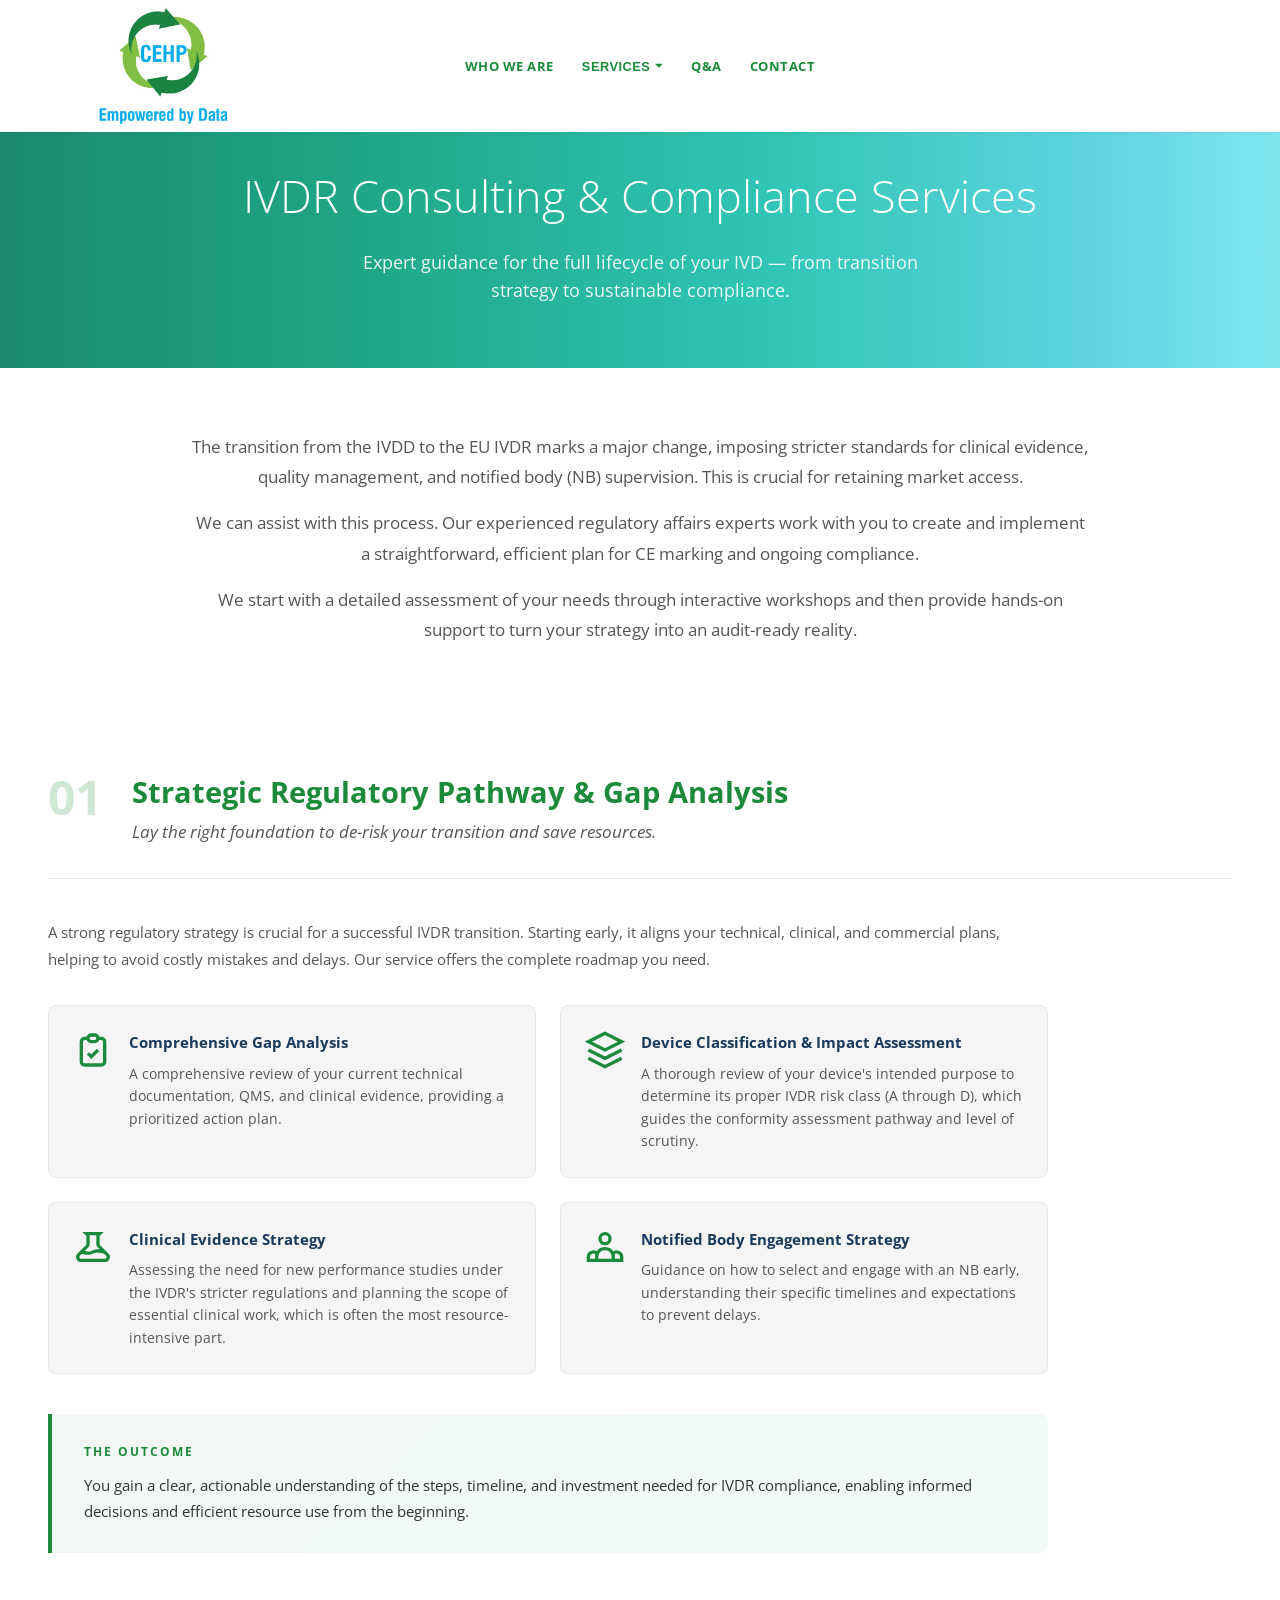
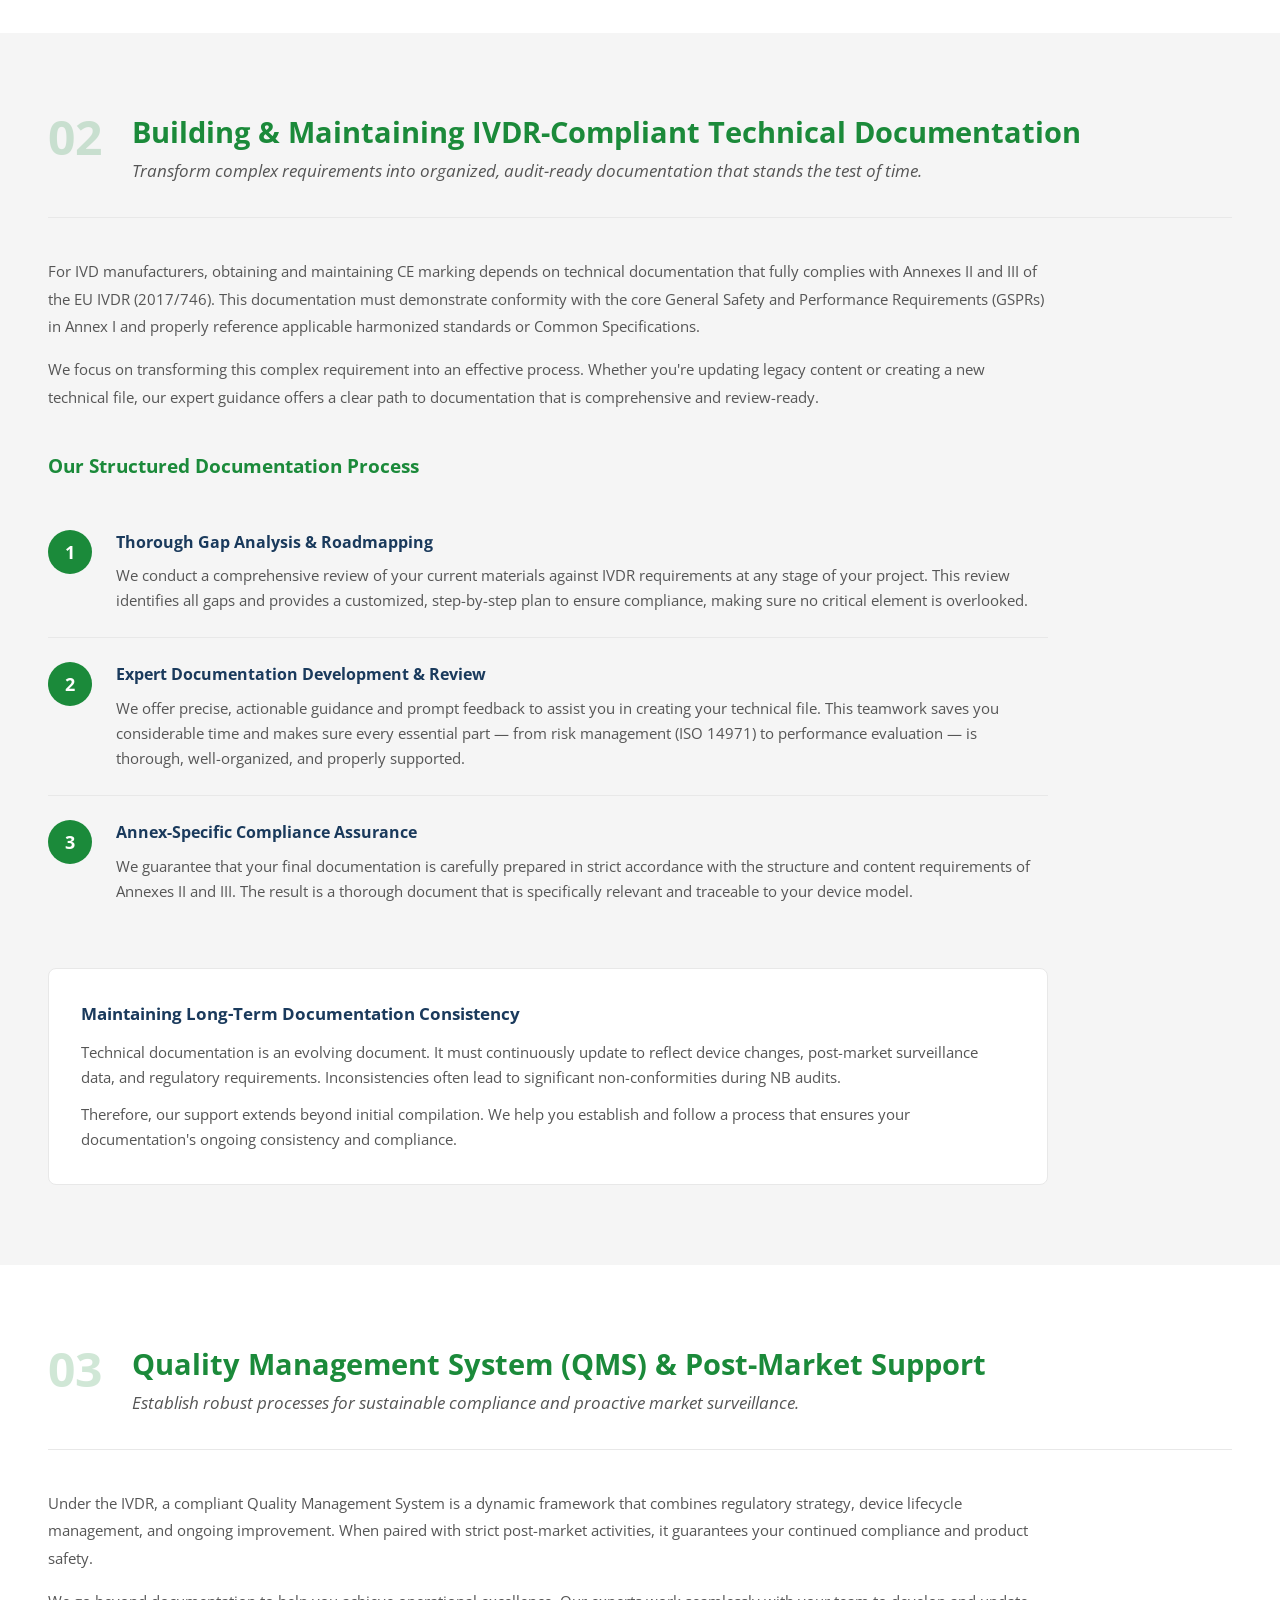
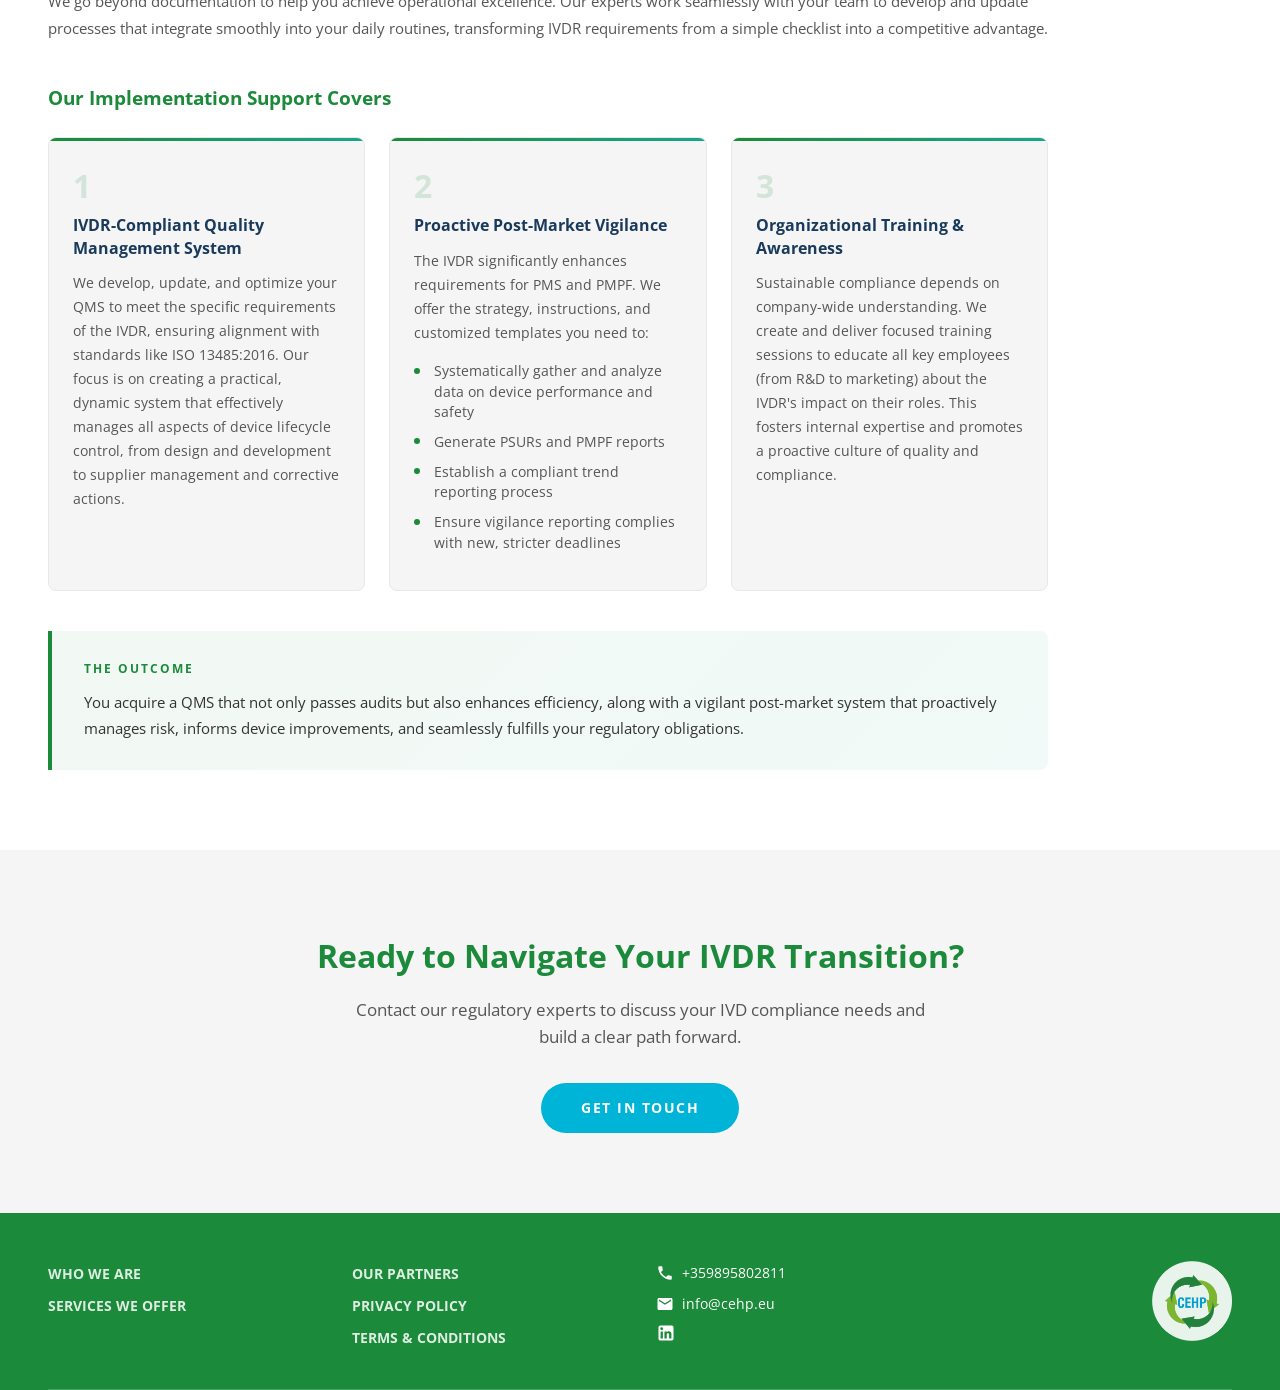
<file: ivdr.html>
<!DOCTYPE html>
<html lang="en">
<head>
  <meta charset="UTF-8">
  <meta name="viewport" content="width=device-width, initial-scale=1.0">
  <title>IVDR Consulting & Compliance | CEHP - IVD Regulatory Services</title>

  <meta name="description" content="Expert IVDR consulting and compliance services. From transition strategy and gap analysis to technical documentation, QMS implementation, and post-market surveillance for IVD manufacturers.">
  <meta name="keywords" content="IVDR, IVD, in vitro diagnostic, IVDR compliance, IVDR transition, CE marking IVD, EU 2017/746, gap analysis, technical documentation, QMS, post-market surveillance, notified body, IVDR consulting">
  <meta name="robots" content="index, follow">
  <link rel="canonical" href="https://www.cehp.eu/ivdr">

  <meta property="og:title" content="IVDR Consulting & Compliance | CEHP">
  <meta property="og:description" content="Expert guidance for the full lifecycle of your IVD - from transition strategy to sustainable compliance.">
  <meta property="og:type" content="website">

  <script type="application/ld+json">
  {
    "@context": "https://schema.org",
    "@type": "Service",
    "serviceType": "IVDR Consulting & Compliance",
    "provider": {
      "@type": "Organization",
      "name": "CEHP - Center for European Health Policies"
    },
    "description": "Expert IVDR consulting and compliance services covering regulatory pathway strategy, technical documentation, QMS implementation, and post-market surveillance.",
    "areaServed": "Europe"
  }
  </script>

  <link rel="preconnect" href="https://fonts.googleapis.com">
  <link rel="preconnect" href="https://fonts.gstatic.com" crossorigin>
  <link href="https://fonts.googleapis.com/css2?family=Open+Sans:ital,wght@0,300;0,400;0,500;0,600;0,700;1,400;1,600;1,700&display=swap" rel="stylesheet">
  <link rel="stylesheet" href="css/style.css">
  <link rel="stylesheet" href="css/ivdr.css">
</head>
<body>

  <header class="header">
    <nav class="nav">
      <a href="index.html" class="nav-logo">
        <img src="images/main-logo.jpg" alt="CEHP" width="150" height="55">
      </a>
      <div class="nav-links">
        <a href="team.html" data-i18n="nav.who_we_are">Who We Are</a>
        <div class="nav-dropdown">
          <button class="nav-dropdown-toggle" data-i18n="nav.services">Services</button>
          <div class="nav-dropdown-menu">
            <a href="services.html" class="nav-dropdown-title" data-i18n="nav.our_services">Our Services</a>
            <div class="nav-dropdown-group">
              <a href="services.html#md-ivd" class="nav-dropdown-label" data-i18n="nav.medical_devices">Medical Devices</a>
              <a href="mdr.html" data-i18n="nav.mdr">MDR</a>
              <a href="ivdr.html" data-i18n="nav.ivdr">IVDR</a>
              <a href="clinical-trials.html" data-i18n="nav.clinical_investigations">Clinical Trials</a>
            </div>
            <a href="medicines.html" data-i18n="nav.pharmaceuticals">Pharmaceuticals</a>
            <a href="manufacturing.html" data-i18n="nav.for_manufacturers">For Manufacturers</a>
          </div>
        </div>
        <a href="qa.html" data-i18n="nav.qa">Q&amp;A</a>
        <a href="contact.html" data-i18n="nav.contact">Contact</a>
      </div>

      <div class="lang-switcher">
        <button class="lang-btn active" data-lang="en">EN</button>
        <span class="lang-sep">|</span>
        <button class="lang-btn" data-lang="bg">BG</button>
      </div>
      <button class="hamburger" aria-label="Open menu">
        <span></span><span></span><span></span>
      </button>
    </nav>
  </header>

  <div class="overlay"></div>
  <div class="mobile-nav">
    <button class="mobile-nav-close" aria-label="Close menu">&times;</button>
    <div class="mobile-nav-links">
      <a href="index.html" data-i18n="nav.home">Home</a>
      <a href="team.html" data-i18n="nav.who_we_are">Who We Are</a>
      <div class="mobile-nav-dropdown">
        <button class="mobile-nav-dropdown-toggle" data-i18n="nav.services">Services</button>
        <div class="mobile-nav-dropdown-menu">
          <a href="services.html" class="mobile-nav-dropdown-title" data-i18n="nav.our_services">Our Services</a>
          <a href="services.html#md-ivd" class="mobile-nav-dropdown-label" data-i18n="nav.medical_devices">Medical Devices</a>
          <a href="mdr.html" data-i18n="nav.mdr" class="mobile-nav-sub">MDR</a>
          <a href="ivdr.html" data-i18n="nav.ivdr" class="mobile-nav-sub">IVDR</a>
          <a href="clinical-trials.html" data-i18n="nav.clinical_investigations" class="mobile-nav-sub">Clinical Trials</a>
          <a href="medicines.html" data-i18n="nav.pharmaceuticals">Pharmaceuticals</a>
          <a href="manufacturing.html" data-i18n="nav.for_manufacturers">For Manufacturers</a>
        </div>
      </div>
      <a href="qa.html" data-i18n="nav.qa">Q&amp;A</a>
      <a href="contact.html" data-i18n="nav.contact">Contact</a>
    </div>
    <div class="lang-switcher">
      <button class="lang-btn active" data-lang="en">EN</button>
      <span class="lang-sep">|</span>
      <button class="lang-btn" data-lang="bg">BG</button>
    </div>
  </div>

  <!-- Hero -->
  <section class="page-hero">
    <div class="container">
      <h1 data-i18n="ivdr.hero_title">IVDR Consulting &amp; Compliance Services</h1>
      <p data-i18n="ivdr.hero_p">Expert guidance for the full lifecycle of your IVD &mdash; from transition strategy to sustainable compliance.</p>
    </div>
  </section>

  <!-- Introduction -->
  <section class="ivdr-intro">
    <div class="container">
      <div class="ivdr-intro-content animate-on-scroll">
        <p data-i18n="ivdr.intro_p1">The transition from the IVDD to the EU IVDR marks a major change, imposing stricter standards for clinical evidence, quality management, and notified body (NB) supervision. This is crucial for retaining market access.</p>
        <p data-i18n="ivdr.intro_p2">We can assist with this process. Our experienced regulatory affairs experts work with you to create and implement a straightforward, efficient plan for CE marking and ongoing compliance.</p>
        <p data-i18n="ivdr.intro_p3">We start with a detailed assessment of your needs through interactive workshops and then provide hands-on support to turn your strategy into an audit-ready reality.</p>
      </div>
    </div>
  </section>

  <!-- Service 1: Strategic Regulatory Pathway -->
  <section class="ivdr-service" id="gap-analysis">
    <div class="container">
      <div class="ivdr-service-header animate-on-scroll">
        <div class="ivdr-service-number">01</div>
        <div>
          <h2 data-i18n="ivdr.s1_title">Strategic Regulatory Pathway &amp; Gap Analysis</h2>
          <p class="ivdr-service-tagline" data-i18n="ivdr.s1_tagline">Lay the right foundation to de-risk your transition and save resources.</p>
        </div>
      </div>

      <div class="ivdr-service-body">
        <div class="ivdr-service-text animate-on-scroll">
          <p data-i18n="ivdr.s1_intro">A strong regulatory strategy is crucial for a successful IVDR transition. Starting early, it aligns your technical, clinical, and commercial plans, helping to avoid costly mistakes and delays. Our service offers the complete roadmap you need.</p>

          <div class="ivdr-features">
            <div class="ivdr-feature-item">
              <div class="ivdr-feature-icon">
                <svg viewBox="0 0 24 24" fill="none" stroke="currentColor" stroke-width="2"><path d="M9 5H7a2 2 0 00-2 2v12a2 2 0 002 2h10a2 2 0 002-2V7a2 2 0 00-2-2h-2M9 5a2 2 0 002 2h2a2 2 0 002-2M9 5a2 2 0 012-2h2a2 2 0 012 2m-6 9l2 2 4-4"/></svg>
              </div>
              <div>
                <h4 data-i18n="ivdr.s1_f1_title">Comprehensive Gap Analysis</h4>
                <p data-i18n="ivdr.s1_f1_desc">A comprehensive review of your current technical documentation, QMS, and clinical evidence, providing a prioritized action plan.</p>
              </div>
            </div>

            <div class="ivdr-feature-item">
              <div class="ivdr-feature-icon">
                <svg viewBox="0 0 24 24" fill="none" stroke="currentColor" stroke-width="2"><path d="M12 2L2 7l10 5 10-5-10-5zM2 17l10 5 10-5M2 12l10 5 10-5"/></svg>
              </div>
              <div>
                <h4 data-i18n="ivdr.s1_f2_title">Device Classification &amp; Impact Assessment</h4>
                <p data-i18n="ivdr.s1_f2_desc">A thorough review of your device's intended purpose to determine its proper IVDR risk class (A through D), which guides the conformity assessment pathway and level of scrutiny.</p>
              </div>
            </div>

            <div class="ivdr-feature-item">
              <div class="ivdr-feature-icon">
                <svg viewBox="0 0 24 24" fill="none" stroke="currentColor" stroke-width="2"><path d="M19.428 15.428a2 2 0 00-1.022-.547l-2.387-.477a6 6 0 00-3.86.517l-.318.158a6 6 0 01-3.86.517L6.05 15.21a2 2 0 00-1.806.547M8 4h8l-1 1v5.172a2 2 0 00.586 1.414l5 5c1.26 1.26.367 3.414-1.415 3.414H4.828c-1.782 0-2.674-2.154-1.414-3.414l5-5A2 2 0 009 10.172V5L8 4z"/></svg>
              </div>
              <div>
                <h4 data-i18n="ivdr.s1_f3_title">Clinical Evidence Strategy</h4>
                <p data-i18n="ivdr.s1_f3_desc">Assessing the need for new performance studies under the IVDR's stricter regulations and planning the scope of essential clinical work, which is often the most resource-intensive part.</p>
              </div>
            </div>

            <div class="ivdr-feature-item">
              <div class="ivdr-feature-icon">
                <svg viewBox="0 0 24 24" fill="none" stroke="currentColor" stroke-width="2"><path d="M17 20h5v-2a3 3 0 00-5.356-1.857M17 20H7m10 0v-2c0-.656-.126-1.283-.356-1.857M7 20H2v-2a3 3 0 015.356-1.857M7 20v-2c0-.656.126-1.283.356-1.857m0 0a5.002 5.002 0 019.288 0M15 7a3 3 0 11-6 0 3 3 0 016 0z"/></svg>
              </div>
              <div>
                <h4 data-i18n="ivdr.s1_f4_title">Notified Body Engagement Strategy</h4>
                <p data-i18n="ivdr.s1_f4_desc">Guidance on how to select and engage with an NB early, understanding their specific timelines and expectations to prevent delays.</p>
              </div>
            </div>
          </div>
        </div>

        <div class="ivdr-outcome-box animate-on-scroll">
          <div class="ivdr-outcome-label">The Outcome</div>
          <p data-i18n="ivdr.s1_outcome">You gain a clear, actionable understanding of the steps, timeline, and investment needed for IVDR compliance, enabling informed decisions and efficient resource use from the beginning.</p>
        </div>
      </div>
    </div>
  </section>

  <!-- Service 2: Technical Documentation -->
  <section class="ivdr-service ivdr-service-alt" id="technical-docs">
    <div class="container">
      <div class="ivdr-service-header animate-on-scroll">
        <div class="ivdr-service-number">02</div>
        <div>
          <h2 data-i18n="ivdr.s2_title">Building &amp; Maintaining IVDR-Compliant Technical Documentation</h2>
          <p class="ivdr-service-tagline" data-i18n="ivdr.s2_tagline">Transform complex requirements into organized, audit-ready documentation that stands the test of time.</p>
        </div>
      </div>

      <div class="ivdr-service-body">
        <div class="ivdr-service-text animate-on-scroll">
          <p data-i18n="ivdr.s2_intro">For IVD manufacturers, obtaining and maintaining CE marking depends on technical documentation that fully complies with Annexes II and III of the EU IVDR (2017/746). This documentation must demonstrate conformity with the core General Safety and Performance Requirements (GSPRs) in Annex I and properly reference applicable harmonized standards or Common Specifications.</p>
          <p data-i18n="ivdr.s2_intro2">We focus on transforming this complex requirement into an effective process. Whether you're updating legacy content or creating a new technical file, our expert guidance offers a clear path to documentation that is comprehensive and review-ready.</p>
        </div>

        <div class="ivdr-process animate-on-scroll">
          <h3 data-i18n="ivdr.s2_process_title">Our Structured Documentation Process</h3>

          <div class="ivdr-process-steps">
            <div class="ivdr-step">
              <div class="ivdr-step-number">1</div>
              <div class="ivdr-step-content">
                <h4 data-i18n="ivdr.s2_step1_title">Thorough Gap Analysis &amp; Roadmapping</h4>
                <p data-i18n="ivdr.s2_step1_desc">We conduct a comprehensive review of your current materials against IVDR requirements at any stage of your project. This review identifies all gaps and provides a customized, step-by-step plan to ensure compliance, making sure no critical element is overlooked.</p>
              </div>
            </div>

            <div class="ivdr-step">
              <div class="ivdr-step-number">2</div>
              <div class="ivdr-step-content">
                <h4 data-i18n="ivdr.s2_step2_title">Expert Documentation Development &amp; Review</h4>
                <p data-i18n="ivdr.s2_step2_desc">We offer precise, actionable guidance and prompt feedback to assist you in creating your technical file. This teamwork saves you considerable time and makes sure every essential part &mdash; from risk management (ISO 14971) to performance evaluation &mdash; is thorough, well-organized, and properly supported.</p>
              </div>
            </div>

            <div class="ivdr-step">
              <div class="ivdr-step-number">3</div>
              <div class="ivdr-step-content">
                <h4 data-i18n="ivdr.s2_step3_title">Annex-Specific Compliance Assurance</h4>
                <p data-i18n="ivdr.s2_step3_desc">We guarantee that your final documentation is carefully prepared in strict accordance with the structure and content requirements of Annexes II and III. The result is a thorough document that is specifically relevant and traceable to your device model.</p>
              </div>
            </div>
          </div>
        </div>

        <div class="ivdr-callout animate-on-scroll">
          <h4 data-i18n="ivdr.s2_maintain_title">Maintaining Long-Term Documentation Consistency</h4>
          <p data-i18n="ivdr.s2_maintain_desc">Technical documentation is an evolving document. It must continuously update to reflect device changes, post-market surveillance data, and regulatory requirements. Inconsistencies often lead to significant non-conformities during NB audits.</p>
          <p data-i18n="ivdr.s2_maintain_desc2">Therefore, our support extends beyond initial compilation. We help you establish and follow a process that ensures your documentation's ongoing consistency and compliance.</p>
        </div>
      </div>
    </div>
  </section>

  <!-- Service 3: QMS & Post-Market -->
  <section class="ivdr-service" id="qms-pms">
    <div class="container">
      <div class="ivdr-service-header animate-on-scroll">
        <div class="ivdr-service-number">03</div>
        <div>
          <h2 data-i18n="ivdr.s3_title">Quality Management System (QMS) &amp; Post-Market Support</h2>
          <p class="ivdr-service-tagline" data-i18n="ivdr.s3_tagline">Establish robust processes for sustainable compliance and proactive market surveillance.</p>
        </div>
      </div>

      <div class="ivdr-service-body">
        <div class="ivdr-service-text animate-on-scroll">
          <p data-i18n="ivdr.s3_intro">Under the IVDR, a compliant Quality Management System is a dynamic framework that combines regulatory strategy, device lifecycle management, and ongoing improvement. When paired with strict post-market activities, it guarantees your continued compliance and product safety.</p>
          <p data-i18n="ivdr.s3_intro2">We go beyond documentation to help you achieve operational excellence. Our experts work seamlessly with your team to develop and update processes that integrate smoothly into your daily routines, transforming IVDR requirements from a simple checklist into a competitive advantage.</p>
        </div>

        <h3 class="ivdr-subsection-title animate-on-scroll" data-i18n="ivdr.s3_support_title">Our Implementation Support Covers</h3>

        <div class="ivdr-cards-grid animate-on-scroll">
          <div class="ivdr-card">
            <div class="ivdr-card-accent"></div>
            <div class="ivdr-card-number">1</div>
            <h4 data-i18n="ivdr.s3_card1_title">IVDR-Compliant Quality Management System</h4>
            <p data-i18n="ivdr.s3_card1_desc">We develop, update, and optimize your QMS to meet the specific requirements of the IVDR, ensuring alignment with standards like ISO 13485:2016. Our focus is on creating a practical, dynamic system that effectively manages all aspects of device lifecycle control, from design and development to supplier management and corrective actions.</p>
          </div>

          <div class="ivdr-card">
            <div class="ivdr-card-accent"></div>
            <div class="ivdr-card-number">2</div>
            <h4 data-i18n="ivdr.s3_card2_title">Proactive Post-Market Vigilance</h4>
            <p data-i18n="ivdr.s3_card2_desc">The IVDR significantly enhances requirements for PMS and PMPF. We offer the strategy, instructions, and customized templates you need to:</p>
            <ul>
              <li data-i18n="ivdr.s3_card2_li1">Systematically gather and analyze data on device performance and safety</li>
              <li data-i18n="ivdr.s3_card2_li2">Generate PSURs and PMPF reports</li>
              <li data-i18n="ivdr.s3_card2_li3">Establish a compliant trend reporting process</li>
              <li data-i18n="ivdr.s3_card2_li4">Ensure vigilance reporting complies with new, stricter deadlines</li>
            </ul>
          </div>

          <div class="ivdr-card">
            <div class="ivdr-card-accent"></div>
            <div class="ivdr-card-number">3</div>
            <h4 data-i18n="ivdr.s3_card3_title">Organizational Training &amp; Awareness</h4>
            <p data-i18n="ivdr.s3_card3_desc">Sustainable compliance depends on company-wide understanding. We create and deliver focused training sessions to educate all key employees (from R&amp;D to marketing) about the IVDR's impact on their roles. This fosters internal expertise and promotes a proactive culture of quality and compliance.</p>
          </div>
        </div>

        <div class="ivdr-outcome-box animate-on-scroll">
          <div class="ivdr-outcome-label">The Outcome</div>
          <p data-i18n="ivdr.s3_outcome">You acquire a QMS that not only passes audits but also enhances efficiency, along with a vigilant post-market system that proactively manages risk, informs device improvements, and seamlessly fulfills your regulatory obligations.</p>
        </div>
      </div>
    </div>
  </section>

  <!-- CTA -->
  <section class="wwa-cta">
    <div class="container">
      <h2 data-i18n="ivdr.cta_title">Ready to Navigate Your IVDR Transition?</h2>
      <p data-i18n="ivdr.cta_p">Contact our regulatory experts to discuss your IVD compliance needs and build a clear path forward.</p>
      <a href="contact.html" class="btn btn-primary" data-i18n="ivdr.cta_btn">Get in Touch</a>
    </div>
  </section>

  <footer class="footer">
    <div class="container">
      <div class="footer-grid">
        <div class="footer-col">
          <ul>
            <li><a href="team.html"><strong data-i18n="footer.who_we_are">WHO WE ARE</strong></a></li>
            <li><a href="services.html"><strong data-i18n="footer.services">SERVICES WE OFFER</strong></a></li>
          </ul>
        </div>
        <div class="footer-col">
          <ul>
            <li><a href="index.html#partners"><strong data-i18n="footer.partners">OUR PARTNERS</strong></a></li>
            <li><a href="privacy.html"><strong data-i18n="footer.privacy">PRIVACY POLICY</strong></a></li>
            <li><a href="terms.html"><strong data-i18n="footer.terms">TERMS &amp; CONDITIONS</strong></a></li>
          </ul>
        </div>
        <div class="footer-col">
          <div class="footer-contact-item">
            <svg viewBox="0 0 24 24"><path d="M6.62 10.79c1.44 2.83 3.76 5.14 6.59 6.59l2.2-2.2c.27-.27.67-.36 1.02-.24 1.12.37 2.33.57 3.57.57.55 0 1 .45 1 1V20c0 .55-.45 1-1 1-9.39 0-17-7.61-17-17 0-.55.45-1 1-1h3.5c.55 0 1 .45 1 1 0 1.25.2 2.45.57 3.57.11.35.03.74-.25 1.02l-2.2 2.2z"/></svg>
            <a href="tel:+359895802811">+359895802811</a>
          </div>
          <div class="footer-contact-item">
            <svg viewBox="0 0 24 24"><path d="M20 4H4c-1.1 0-1.99.9-1.99 2L2 18c0 1.1.9 2 2 2h16c1.1 0 2-.9 2-2V6c0-1.1-.9-2-2-2zm0 4l-8 5-8-5V6l8 5 8-5v2z"/></svg>
            <a href="mailto:info@cehp.eu">info@cehp.eu</a>
          </div>
          <div class="footer-social">
            <a href="https://www.linkedin.com/company/center-for-european-health-policies-ltd/" target="_blank" rel="noopener noreferrer" aria-label="LinkedIn">
              <svg viewBox="0 0 24 24"><path d="M19 3a2 2 0 0 1 2 2v14a2 2 0 0 1-2 2H5a2 2 0 0 1-2-2V5a2 2 0 0 1 2-2h14m-.5 15.5v-5.3a3.26 3.26 0 0 0-3.26-3.26c-.85 0-1.84.52-2.32 1.3v-1.11h-2.79v8.37h2.79v-4.93c0-.77.62-1.4 1.39-1.4a1.4 1.4 0 0 1 1.4 1.4v4.93h2.79M6.88 8.56a1.68 1.68 0 0 0 1.68-1.68c0-.93-.75-1.69-1.68-1.69a1.69 1.69 0 0 0-1.69 1.69c0 .93.76 1.68 1.69 1.68m1.39 9.94v-8.37H5.5v8.37h2.77z"/></svg>
            </a>
          </div>
        </div>
        <div class="footer-logo">
          <img src="images/logo.png" alt="CEHP Logo" width="80" height="80">
        </div>
      </div>
    </div>
  </footer>

  <script src="js/i18n.js"></script>
  <script src="js/main.js"></script>
</body>
</html>
</file>
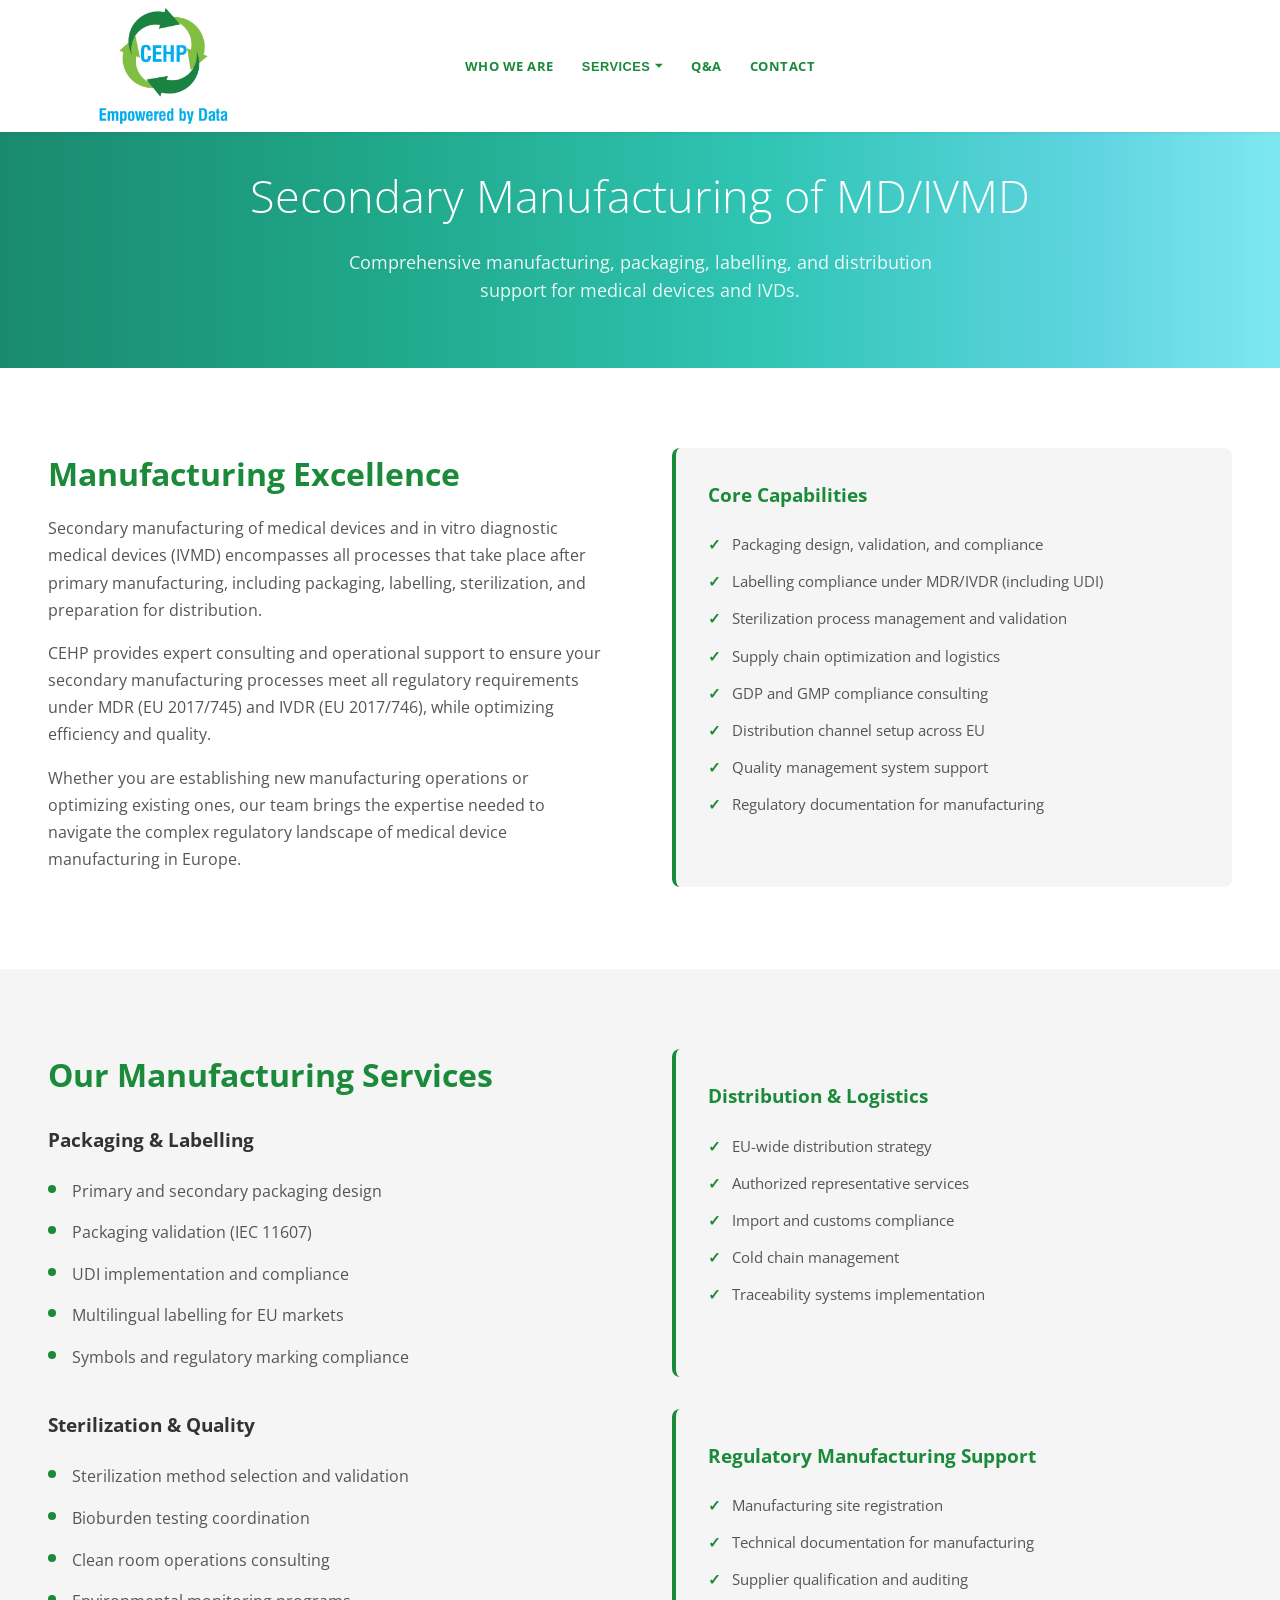
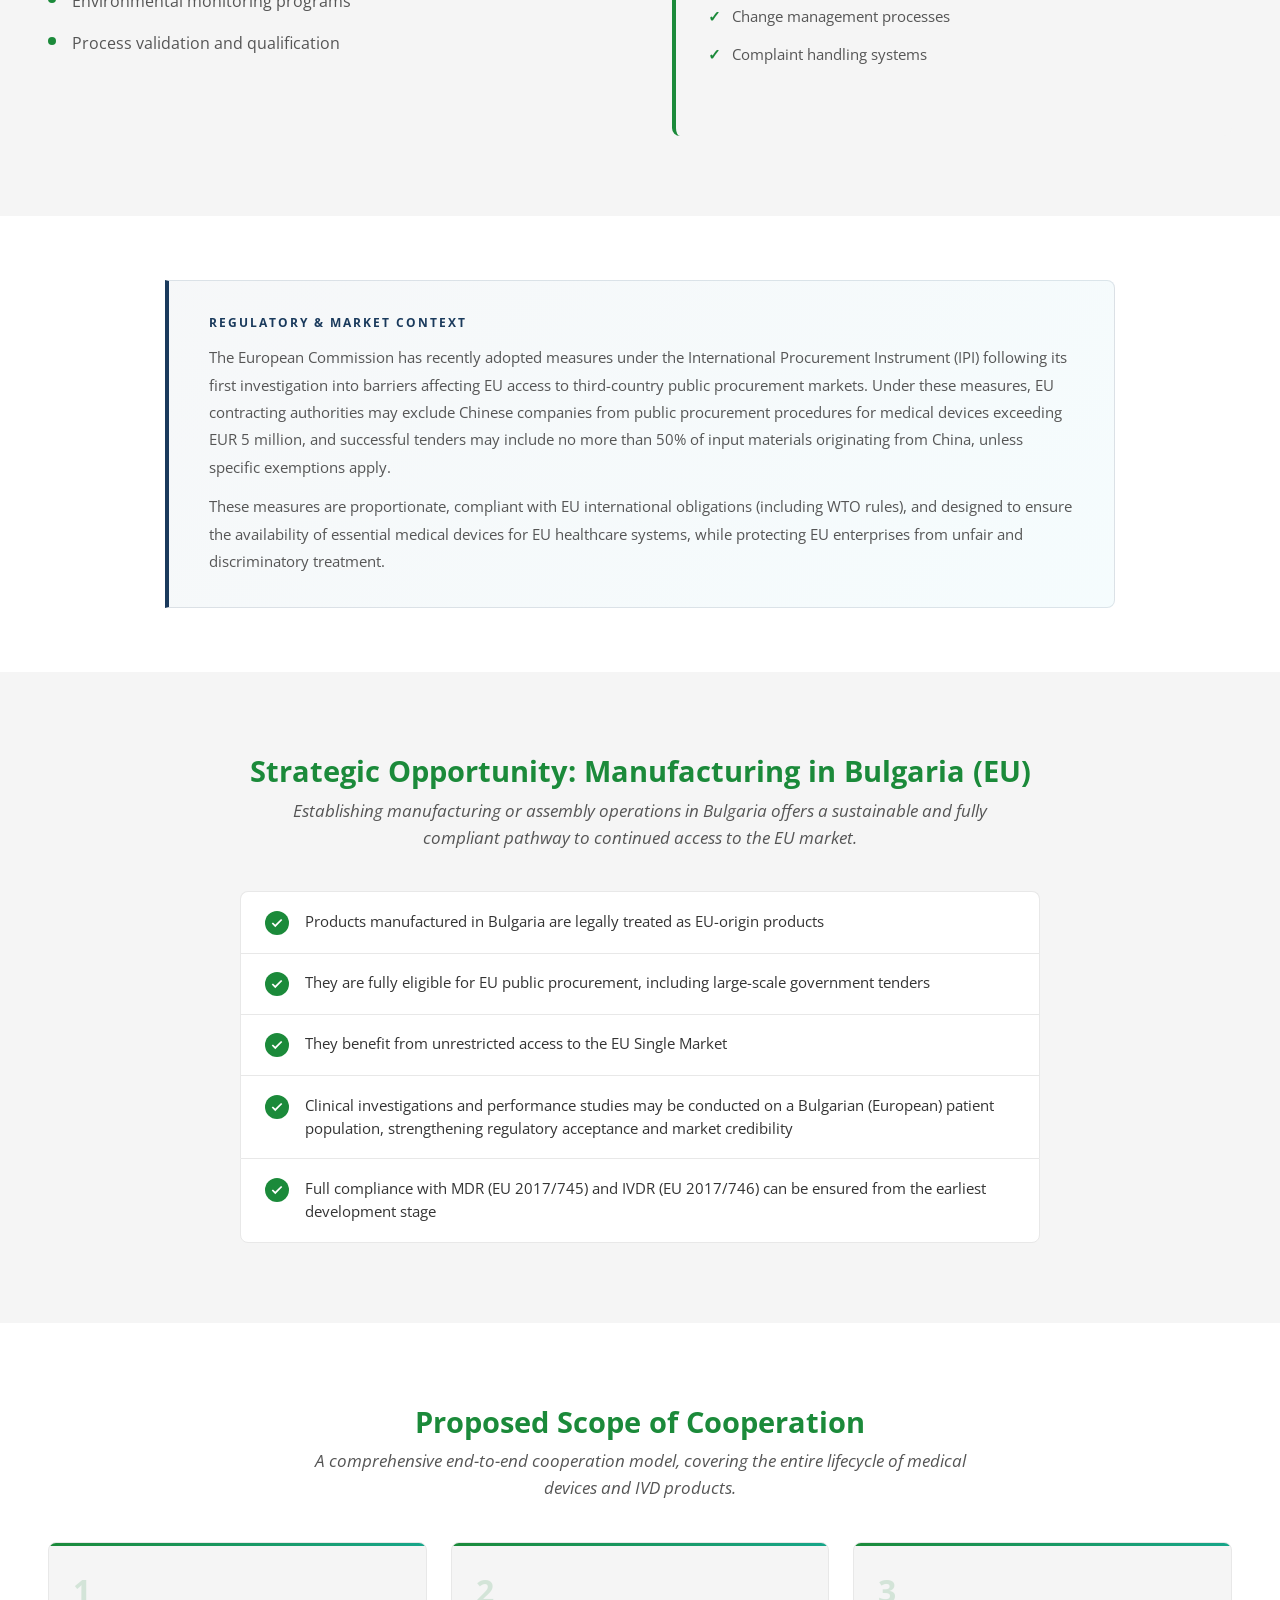
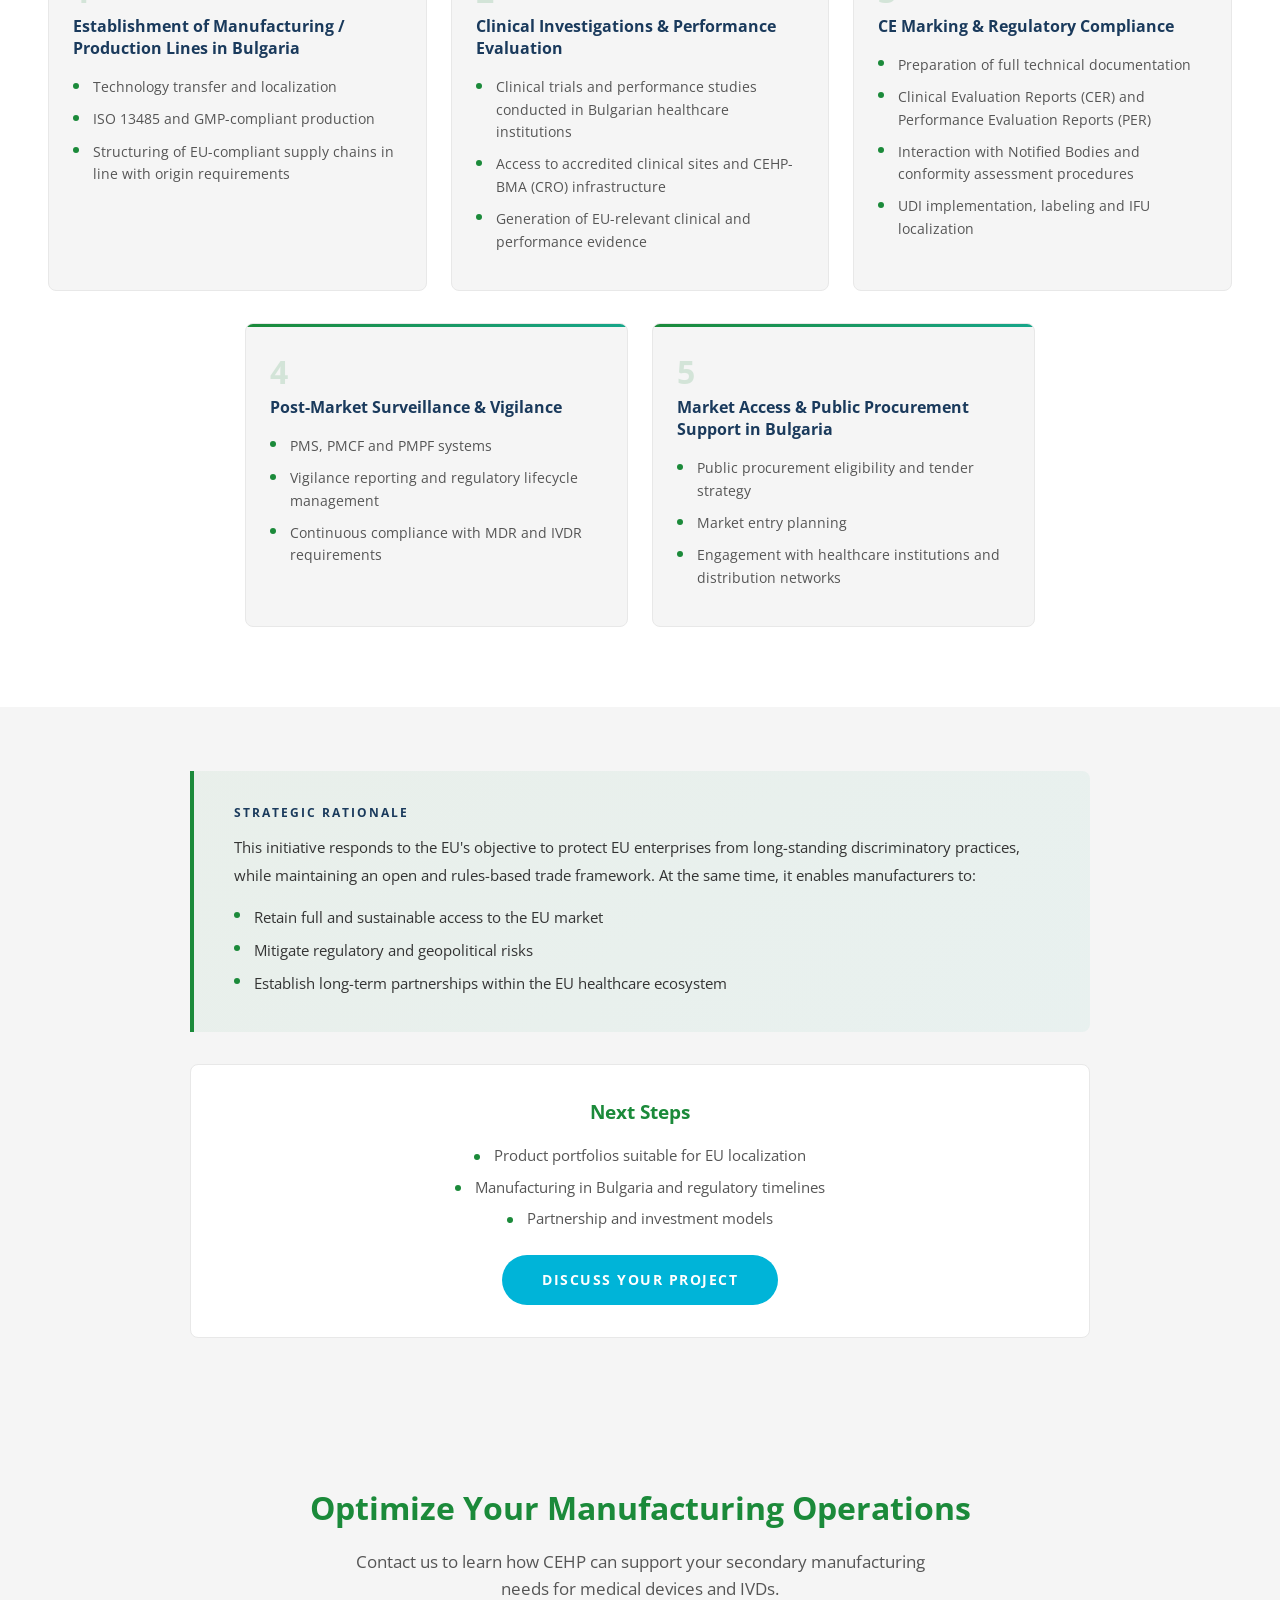
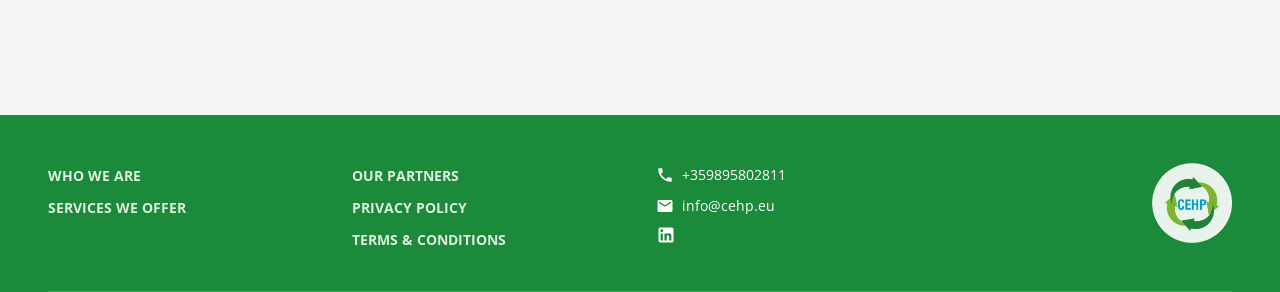
<file: manufacturing.html>
<!DOCTYPE html>
<html lang="en">
<head>
  <meta charset="UTF-8">
  <meta name="viewport" content="width=device-width, initial-scale=1.0">
  <title>Secondary Manufacturing | CEHP - Medical Device Manufacturing & Packaging</title>

  <meta name="description" content="CEHP provides expert support for secondary manufacturing of medical devices and IVDs including packaging, labelling, sterilization, and distribution. Full MDR/IVDR manufacturing compliance.">
  <meta name="keywords" content="manufacturing, medical devices, MedDevs, IVDs, packaging, labelling, secondary manufacturing, CE marking, MDR, IVDR, sterilization, GMP, GDP, Medtech, technical dossier preparation, HTA, ОЗТ">
  <meta name="robots" content="index, follow">
  <link rel="canonical" href="https://www.cehp.eu/manufacturing">

  <meta property="og:title" content="Secondary Manufacturing of MD/IVMD | CEHP">
  <meta property="og:description" content="Expert support for secondary manufacturing, packaging, labelling, and distribution of medical devices and IVDs.">
  <meta property="og:type" content="website">

  <script type="application/ld+json">
  {
    "@context": "https://schema.org",
    "@type": "Service",
    "serviceType": "Secondary Manufacturing of Medical Devices",
    "provider": {
      "@type": "Organization",
      "name": "CEHP - Center for European Health Policies"
    },
    "description": "Expert support for secondary manufacturing, packaging, labelling, and distribution of medical devices and IVDs.",
    "areaServed": "Europe"
  }
  </script>

  <link rel="preconnect" href="https://fonts.googleapis.com">
  <link rel="preconnect" href="https://fonts.gstatic.com" crossorigin>
  <link href="https://fonts.googleapis.com/css2?family=Open+Sans:ital,wght@0,300;0,400;0,500;0,600;0,700;1,400;1,600;1,700&display=swap" rel="stylesheet">
  <link rel="stylesheet" href="css/style.css">
  <link rel="stylesheet" href="css/manufacturing-bg.css">
</head>
<body>

  <header class="header">
    <nav class="nav">
      <a href="index.html" class="nav-logo">
        <img src="images/main-logo.jpg" alt="CEHP" width="150" height="55">

      </a>
      <div class="nav-links">
        <a href="team.html" data-i18n="nav.who_we_are">Who We Are</a>
        <div class="nav-dropdown">
          <button class="nav-dropdown-toggle" data-i18n="nav.services">Services</button>
          <div class="nav-dropdown-menu">
            <a href="services.html" class="nav-dropdown-title" data-i18n="nav.our_services">Our Services</a>
            <div class="nav-dropdown-group">
              <a href="services.html#md-ivd" class="nav-dropdown-label" data-i18n="nav.medical_devices">Medical Devices</a>
              <a href="mdr.html" data-i18n="nav.mdr">MDR</a>
              <a href="ivdr.html" data-i18n="nav.ivdr">IVDR</a>
              <a href="clinical-trials.html" data-i18n="nav.clinical_investigations">Clinical Trials</a>
            </div>
            <a href="medicines.html" data-i18n="nav.pharmaceuticals">Pharmaceuticals</a>
            <a href="manufacturing.html" data-i18n="nav.for_manufacturers">For Manufacturers</a>
          </div>
        </div>
        <a href="qa.html" data-i18n="nav.qa">Q&amp;A</a>
        <a href="contact.html" data-i18n="nav.contact">Contact</a>
      </div>

      <div class="lang-switcher">
        <button class="lang-btn active" data-lang="en">EN</button>
        <span class="lang-sep">|</span>
        <button class="lang-btn" data-lang="bg">BG</button>
      </div>
      <button class="hamburger" aria-label="Open menu">
        <span></span><span></span><span></span>
      </button>
    </nav>
  </header>

  <div class="overlay"></div>
  <div class="mobile-nav">
    <button class="mobile-nav-close" aria-label="Close menu">&times;</button>
    <div class="mobile-nav-links">
      <a href="index.html" data-i18n="nav.home">Home</a>
      <a href="team.html" data-i18n="nav.who_we_are">Who We Are</a>
      <div class="mobile-nav-dropdown">
        <button class="mobile-nav-dropdown-toggle" data-i18n="nav.services">Services</button>
        <div class="mobile-nav-dropdown-menu">
          <a href="services.html" class="mobile-nav-dropdown-title" data-i18n="nav.our_services">Our Services</a>
          <a href="services.html#md-ivd" class="mobile-nav-dropdown-label" data-i18n="nav.medical_devices">Medical Devices</a>
          <a href="mdr.html" data-i18n="nav.mdr" class="mobile-nav-sub">MDR</a>
          <a href="ivdr.html" data-i18n="nav.ivdr" class="mobile-nav-sub">IVDR</a>
          <a href="clinical-trials.html" data-i18n="nav.clinical_investigations" class="mobile-nav-sub">Clinical Trials</a>
          <a href="medicines.html" data-i18n="nav.pharmaceuticals">Pharmaceuticals</a>
          <a href="manufacturing.html" data-i18n="nav.for_manufacturers">For Manufacturers</a>
        </div>
      </div>
      <a href="qa.html" data-i18n="nav.qa">Q&amp;A</a>
      <a href="contact.html" data-i18n="nav.contact">Contact</a>
    </div>
    <div class="lang-switcher">
      <button class="lang-btn active" data-lang="en">EN</button>
      <span class="lang-sep">|</span>
      <button class="lang-btn" data-lang="bg">BG</button>
    </div>
  </div>

  <section class="page-hero">
    <div class="container">
      <h1 data-i18n="manufacturing.hero_title">Secondary Manufacturing of MD/IVMD</h1>
      <p data-i18n="manufacturing.hero_p">Comprehensive manufacturing, packaging, labelling, and distribution support for medical devices and IVDs.</p>
    </div>
  </section>

  <!-- Overview -->
  <section class="service-detail">
    <div class="container">
      <div class="service-detail-grid">
        <div class="animate-on-scroll">
          <h2 data-i18n="manufacturing.overview_title">Manufacturing Excellence</h2>
          <p data-i18n="manufacturing.overview_p1">Secondary manufacturing of medical devices and in vitro diagnostic medical devices (IVMD) encompasses all processes that take place after primary manufacturing, including packaging, labelling, sterilization, and preparation for distribution.</p>
          <p data-i18n="manufacturing.overview_p2">CEHP provides expert consulting and operational support to ensure your secondary manufacturing processes meet all regulatory requirements under MDR (EU 2017/745) and IVDR (EU 2017/746), while optimizing efficiency and quality.</p>
          <p data-i18n="manufacturing.overview_p3">Whether you are establishing new manufacturing operations or optimizing existing ones, our team brings the expertise needed to navigate the complex regulatory landscape of medical device manufacturing in Europe.</p>
        </div>
        <div class="service-info-box animate-on-scroll">
          <h3 data-i18n="manufacturing.box1_title">Core Capabilities</h3>
          <ul>
            <li data-i18n="manufacturing.box1_li1">Packaging design, validation, and compliance</li>
            <li data-i18n="manufacturing.box1_li2">Labelling compliance under MDR/IVDR (including UDI)</li>
            <li data-i18n="manufacturing.box1_li3">Sterilization process management and validation</li>
            <li data-i18n="manufacturing.box1_li4">Supply chain optimization and logistics</li>
            <li data-i18n="manufacturing.box1_li5">GDP and GMP compliance consulting</li>
            <li data-i18n="manufacturing.box1_li6">Distribution channel setup across EU</li>
            <li data-i18n="manufacturing.box1_li7">Quality management system support</li>
            <li data-i18n="manufacturing.box1_li8">Regulatory documentation for manufacturing</li>
          </ul>
        </div>
      </div>
    </div>
  </section>

  <!-- Detailed Services -->
  <section class="service-detail" style="background: var(--bg-light);">
    <div class="container">
      <div class="service-detail-grid">
        <div class="animate-on-scroll">
          <h2 data-i18n="manufacturing.services_title">Our Manufacturing Services</h2>

          <h3 style="color: var(--primary-green); margin: 1.5rem 0 0.5rem;" data-i18n="manufacturing.packaging_title">Packaging &amp; Labelling</h3>
          <ul>
            <li data-i18n="manufacturing.packaging_li1">Primary and secondary packaging design</li>
            <li data-i18n="manufacturing.packaging_li2">Packaging validation (IEC 11607)</li>
            <li data-i18n="manufacturing.packaging_li3">UDI implementation and compliance</li>
            <li data-i18n="manufacturing.packaging_li4">Multilingual labelling for EU markets</li>
            <li data-i18n="manufacturing.packaging_li5">Symbols and regulatory marking compliance</li>
          </ul>

          <h3 style="color: var(--primary-green); margin: 1.5rem 0 0.5rem;" data-i18n="manufacturing.sterilization_title">Sterilization &amp; Quality</h3>
          <ul>
            <li data-i18n="manufacturing.sterilization_li1">Sterilization method selection and validation</li>
            <li data-i18n="manufacturing.sterilization_li2">Bioburden testing coordination</li>
            <li data-i18n="manufacturing.sterilization_li3">Clean room operations consulting</li>
            <li data-i18n="manufacturing.sterilization_li4">Environmental monitoring programs</li>
            <li data-i18n="manufacturing.sterilization_li5">Process validation and qualification</li>
          </ul>
        </div>
        <div class="animate-on-scroll">
          <div class="service-info-box" style="margin-bottom: 2rem;">
            <h3 data-i18n="manufacturing.box2_title">Distribution &amp; Logistics</h3>
            <ul>
              <li data-i18n="manufacturing.box2_li1">EU-wide distribution strategy</li>
              <li data-i18n="manufacturing.box2_li2">Authorized representative services</li>
              <li data-i18n="manufacturing.box2_li3">Import and customs compliance</li>
              <li data-i18n="manufacturing.box2_li4">Cold chain management</li>
              <li data-i18n="manufacturing.box2_li5">Traceability systems implementation</li>
            </ul>
          </div>
          <div class="service-info-box">
            <h3 data-i18n="manufacturing.box3_title">Regulatory Manufacturing Support</h3>
            <ul>
              <li data-i18n="manufacturing.box3_li1">Manufacturing site registration</li>
              <li data-i18n="manufacturing.box3_li2">Technical documentation for manufacturing</li>
              <li data-i18n="manufacturing.box3_li3">Supplier qualification and auditing</li>
              <li data-i18n="manufacturing.box3_li4">Change management processes</li>
              <li data-i18n="manufacturing.box3_li5">Complaint handling systems</li>
            </ul>
          </div>
        </div>
      </div>
    </div>
  </section>

  <!-- EU Regulatory & Market Context -->
  <section class="mfg-context">
    <div class="container">
      <div class="mfg-context-box animate-on-scroll">
        <div class="mfg-context-label" data-i18n="manufacturing.ipi_label">Regulatory &amp; Market Context</div>
        <p data-i18n="manufacturing.ipi_p1">The European Commission has recently adopted measures under the International Procurement Instrument (IPI) following its first investigation into barriers affecting EU access to third-country public procurement markets. Under these measures, EU contracting authorities may exclude Chinese companies from public procurement procedures for medical devices exceeding EUR 5 million, and successful tenders may include no more than 50% of input materials originating from China, unless specific exemptions apply.</p>
        <p data-i18n="manufacturing.ipi_p2">These measures are proportionate, compliant with EU international obligations (including WTO rules), and designed to ensure the availability of essential medical devices for EU healthcare systems, while protecting EU enterprises from unfair and discriminatory treatment.</p>
      </div>
    </div>
  </section>

  <!-- Strategic Opportunity: Manufacturing in Bulgaria -->
  <section class="mfg-opportunity" id="manufacturing-bulgaria">
    <div class="container">
      <div class="mfg-section-header animate-on-scroll">
        <h2 data-i18n="manufacturing.opportunity_title">Strategic Opportunity: Manufacturing in Bulgaria (EU)</h2>
        <p data-i18n="manufacturing.opportunity_subtitle">Establishing manufacturing or assembly operations in Bulgaria offers a sustainable and fully compliant pathway to continued access to the EU market.</p>
      </div>

      <div class="mfg-benefits-list animate-on-scroll">
        <div class="mfg-benefit-item">
          <div class="mfg-benefit-check">
            <svg viewBox="0 0 24 24"><path d="M20 6L9 17l-5-5"/></svg>
          </div>
          <p data-i18n="manufacturing.benefit1">Products manufactured in Bulgaria are legally treated as EU-origin products</p>
        </div>
        <div class="mfg-benefit-item">
          <div class="mfg-benefit-check">
            <svg viewBox="0 0 24 24"><path d="M20 6L9 17l-5-5"/></svg>
          </div>
          <p data-i18n="manufacturing.benefit2">They are fully eligible for EU public procurement, including large-scale government tenders</p>
        </div>
        <div class="mfg-benefit-item">
          <div class="mfg-benefit-check">
            <svg viewBox="0 0 24 24"><path d="M20 6L9 17l-5-5"/></svg>
          </div>
          <p data-i18n="manufacturing.benefit3">They benefit from unrestricted access to the EU Single Market</p>
        </div>
        <div class="mfg-benefit-item">
          <div class="mfg-benefit-check">
            <svg viewBox="0 0 24 24"><path d="M20 6L9 17l-5-5"/></svg>
          </div>
          <p data-i18n="manufacturing.benefit4">Clinical investigations and performance studies may be conducted on a Bulgarian (European) patient population, strengthening regulatory acceptance and market credibility</p>
        </div>
        <div class="mfg-benefit-item">
          <div class="mfg-benefit-check">
            <svg viewBox="0 0 24 24"><path d="M20 6L9 17l-5-5"/></svg>
          </div>
          <p data-i18n="manufacturing.benefit5">Full compliance with MDR (EU 2017/745) and IVDR (EU 2017/746) can be ensured from the earliest development stage</p>
        </div>
      </div>
    </div>
  </section>

  <!-- Proposed Scope of Cooperation -->
  <section class="mfg-cooperation" id="cooperation">
    <div class="container">
      <div class="mfg-section-header animate-on-scroll">
        <h2 data-i18n="manufacturing.coop_title">Proposed Scope of Cooperation</h2>
        <p data-i18n="manufacturing.coop_subtitle">A comprehensive end-to-end cooperation model, covering the entire lifecycle of medical devices and IVD products.</p>
      </div>

      <div class="mfg-pillars-grid animate-on-scroll">
        <!-- Pillar 1 -->
        <div class="mfg-pillar-card">
          <div class="mfg-pillar-accent"></div>
          <div class="mfg-pillar-number">1</div>
          <h4 data-i18n="manufacturing.pillar1_title">Establishment of Manufacturing / Production Lines in Bulgaria</h4>
          <ul>
            <li data-i18n="manufacturing.pillar1_li1">Technology transfer and localization</li>
            <li data-i18n="manufacturing.pillar1_li2">ISO 13485 and GMP-compliant production</li>
            <li data-i18n="manufacturing.pillar1_li3">Structuring of EU-compliant supply chains in line with origin requirements</li>
          </ul>
        </div>

        <!-- Pillar 2 -->
        <div class="mfg-pillar-card">
          <div class="mfg-pillar-accent"></div>
          <div class="mfg-pillar-number">2</div>
          <h4 data-i18n="manufacturing.pillar2_title">Clinical Investigations &amp; Performance Evaluation</h4>
          <ul>
            <li data-i18n="manufacturing.pillar2_li1">Clinical trials and performance studies conducted in Bulgarian healthcare institutions</li>
            <li data-i18n="manufacturing.pillar2_li2">Access to accredited clinical sites and CEHP-BMA (CRO) infrastructure</li>
            <li data-i18n="manufacturing.pillar2_li3">Generation of EU-relevant clinical and performance evidence</li>
          </ul>
        </div>

        <!-- Pillar 3 -->
        <div class="mfg-pillar-card">
          <div class="mfg-pillar-accent"></div>
          <div class="mfg-pillar-number">3</div>
          <h4 data-i18n="manufacturing.pillar3_title">CE Marking &amp; Regulatory Compliance</h4>
          <ul>
            <li data-i18n="manufacturing.pillar3_li1">Preparation of full technical documentation</li>
            <li data-i18n="manufacturing.pillar3_li2">Clinical Evaluation Reports (CER) and Performance Evaluation Reports (PER)</li>
            <li data-i18n="manufacturing.pillar3_li3">Interaction with Notified Bodies and conformity assessment procedures</li>
            <li data-i18n="manufacturing.pillar3_li4">UDI implementation, labeling and IFU localization</li>
          </ul>
        </div>
      </div>

      <div class="mfg-pillars-bottom animate-on-scroll">
        <!-- Pillar 4 -->
        <div class="mfg-pillar-card">
          <div class="mfg-pillar-accent"></div>
          <div class="mfg-pillar-number">4</div>
          <h4 data-i18n="manufacturing.pillar4_title">Post-Market Surveillance &amp; Vigilance</h4>
          <ul>
            <li data-i18n="manufacturing.pillar4_li1">PMS, PMCF and PMPF systems</li>
            <li data-i18n="manufacturing.pillar4_li2">Vigilance reporting and regulatory lifecycle management</li>
            <li data-i18n="manufacturing.pillar4_li3">Continuous compliance with MDR and IVDR requirements</li>
          </ul>
        </div>

        <!-- Pillar 5 -->
        <div class="mfg-pillar-card">
          <div class="mfg-pillar-accent"></div>
          <div class="mfg-pillar-number">5</div>
          <h4 data-i18n="manufacturing.pillar5_title">Market Access &amp; Public Procurement Support in Bulgaria</h4>
          <ul>
            <li data-i18n="manufacturing.pillar5_li1">Public procurement eligibility and tender strategy</li>
            <li data-i18n="manufacturing.pillar5_li2">Market entry planning</li>
            <li data-i18n="manufacturing.pillar5_li3">Engagement with healthcare institutions and distribution networks</li>
          </ul>
        </div>
      </div>
    </div>
  </section>

  <!-- Strategic Rationale & Next Steps -->
  <section class="mfg-rationale">
    <div class="container">
      <div class="mfg-rationale-content">
        <div class="mfg-rationale-box animate-on-scroll">
          <div class="mfg-context-label" data-i18n="manufacturing.rationale_label">Strategic Rationale</div>
          <p data-i18n="manufacturing.rationale_p">This initiative responds to the EU's objective to protect EU enterprises from long-standing discriminatory practices, while maintaining an open and rules-based trade framework. At the same time, it enables manufacturers to:</p>
          <ul class="mfg-rationale-benefits">
            <li data-i18n="manufacturing.rationale_li1">Retain full and sustainable access to the EU market</li>
            <li data-i18n="manufacturing.rationale_li2">Mitigate regulatory and geopolitical risks</li>
            <li data-i18n="manufacturing.rationale_li3">Establish long-term partnerships within the EU healthcare ecosystem</li>
          </ul>
        </div>

        <div class="mfg-next-steps animate-on-scroll">
          <h3 data-i18n="manufacturing.nextsteps_title">Next Steps</h3>
          <ul class="mfg-next-steps-list">
            <li data-i18n="manufacturing.nextsteps_li1">Product portfolios suitable for EU localization</li>
            <li data-i18n="manufacturing.nextsteps_li2">Manufacturing in Bulgaria and regulatory timelines</li>
            <li data-i18n="manufacturing.nextsteps_li3">Partnership and investment models</li>
          </ul>
          <a href="contact.html" class="btn btn-primary" data-i18n="manufacturing.nextsteps_btn">Discuss Your Project</a>
        </div>
      </div>
    </div>
  </section>

  <!-- CTA -->
  <section class="wwa-cta">
    <div class="container">
      <h2 data-i18n="manufacturing.cta_title">Optimize Your Manufacturing Operations</h2>
      <p data-i18n="manufacturing.cta_p">Contact us to learn how CEHP can support your secondary manufacturing needs for medical devices and IVDs.</p>
    </div>
  </section>

  <footer class="footer">
    <div class="container">
      <div class="footer-grid">
        <div class="footer-col">
          <ul>
            <li><a href="team.html"><strong data-i18n="footer.who_we_are">WHO WE ARE</strong></a></li>
            <li><a href="services.html"><strong data-i18n="footer.services">SERVICES WE OFFER</strong></a></li>
          </ul>
        </div>
        <div class="footer-col">
          <ul>
            <li><a href="index.html#partners"><strong data-i18n="footer.partners">OUR PARTNERS</strong></a></li>
            <li><a href="privacy.html"><strong data-i18n="footer.privacy">PRIVACY POLICY</strong></a></li>
            <li><a href="terms.html"><strong data-i18n="footer.terms">TERMS &amp; CONDITIONS</strong></a></li>
          </ul>
        </div>
        <div class="footer-col">
          <div class="footer-contact-item">
            <svg viewBox="0 0 24 24"><path d="M6.62 10.79c1.44 2.83 3.76 5.14 6.59 6.59l2.2-2.2c.27-.27.67-.36 1.02-.24 1.12.37 2.33.57 3.57.57.55 0 1 .45 1 1V20c0 .55-.45 1-1 1-9.39 0-17-7.61-17-17 0-.55.45-1 1-1h3.5c.55 0 1 .45 1 1 0 1.25.2 2.45.57 3.57.11.35.03.74-.25 1.02l-2.2 2.2z"/></svg>
            <a href="tel:+359895802811">+359895802811</a>
          </div>
          <div class="footer-contact-item">
            <svg viewBox="0 0 24 24"><path d="M20 4H4c-1.1 0-1.99.9-1.99 2L2 18c0 1.1.9 2 2 2h16c1.1 0 2-.9 2-2V6c0-1.1-.9-2-2-2zm0 4l-8 5-8-5V6l8 5 8-5v2z"/></svg>
            <a href="mailto:info@cehp.eu">info@cehp.eu</a>
          </div>
          <div class="footer-social">
            <a href="https://www.linkedin.com/company/center-for-european-health-policies-ltd/" target="_blank" rel="noopener noreferrer" aria-label="LinkedIn">
              <svg viewBox="0 0 24 24"><path d="M19 3a2 2 0 0 1 2 2v14a2 2 0 0 1-2 2H5a2 2 0 0 1-2-2V5a2 2 0 0 1 2-2h14m-.5 15.5v-5.3a3.26 3.26 0 0 0-3.26-3.26c-.85 0-1.84.52-2.32 1.3v-1.11h-2.79v8.37h2.79v-4.93c0-.77.62-1.4 1.39-1.4a1.4 1.4 0 0 1 1.4 1.4v4.93h2.79M6.88 8.56a1.68 1.68 0 0 0 1.68-1.68c0-.93-.75-1.69-1.68-1.69a1.69 1.69 0 0 0-1.69 1.69c0 .93.76 1.68 1.69 1.68m1.39 9.94v-8.37H5.5v8.37h2.77z"/></svg>
            </a>
          </div>
        </div>
        <div class="footer-logo">
          <img src="images/logo.png" alt="CEHP Logo" width="80" height="80">
        </div>
      </div>
    </div>
  </footer>

  <script src="js/i18n.js"></script>
  <script src="js/main.js"></script>
</body>
</html>
</file>
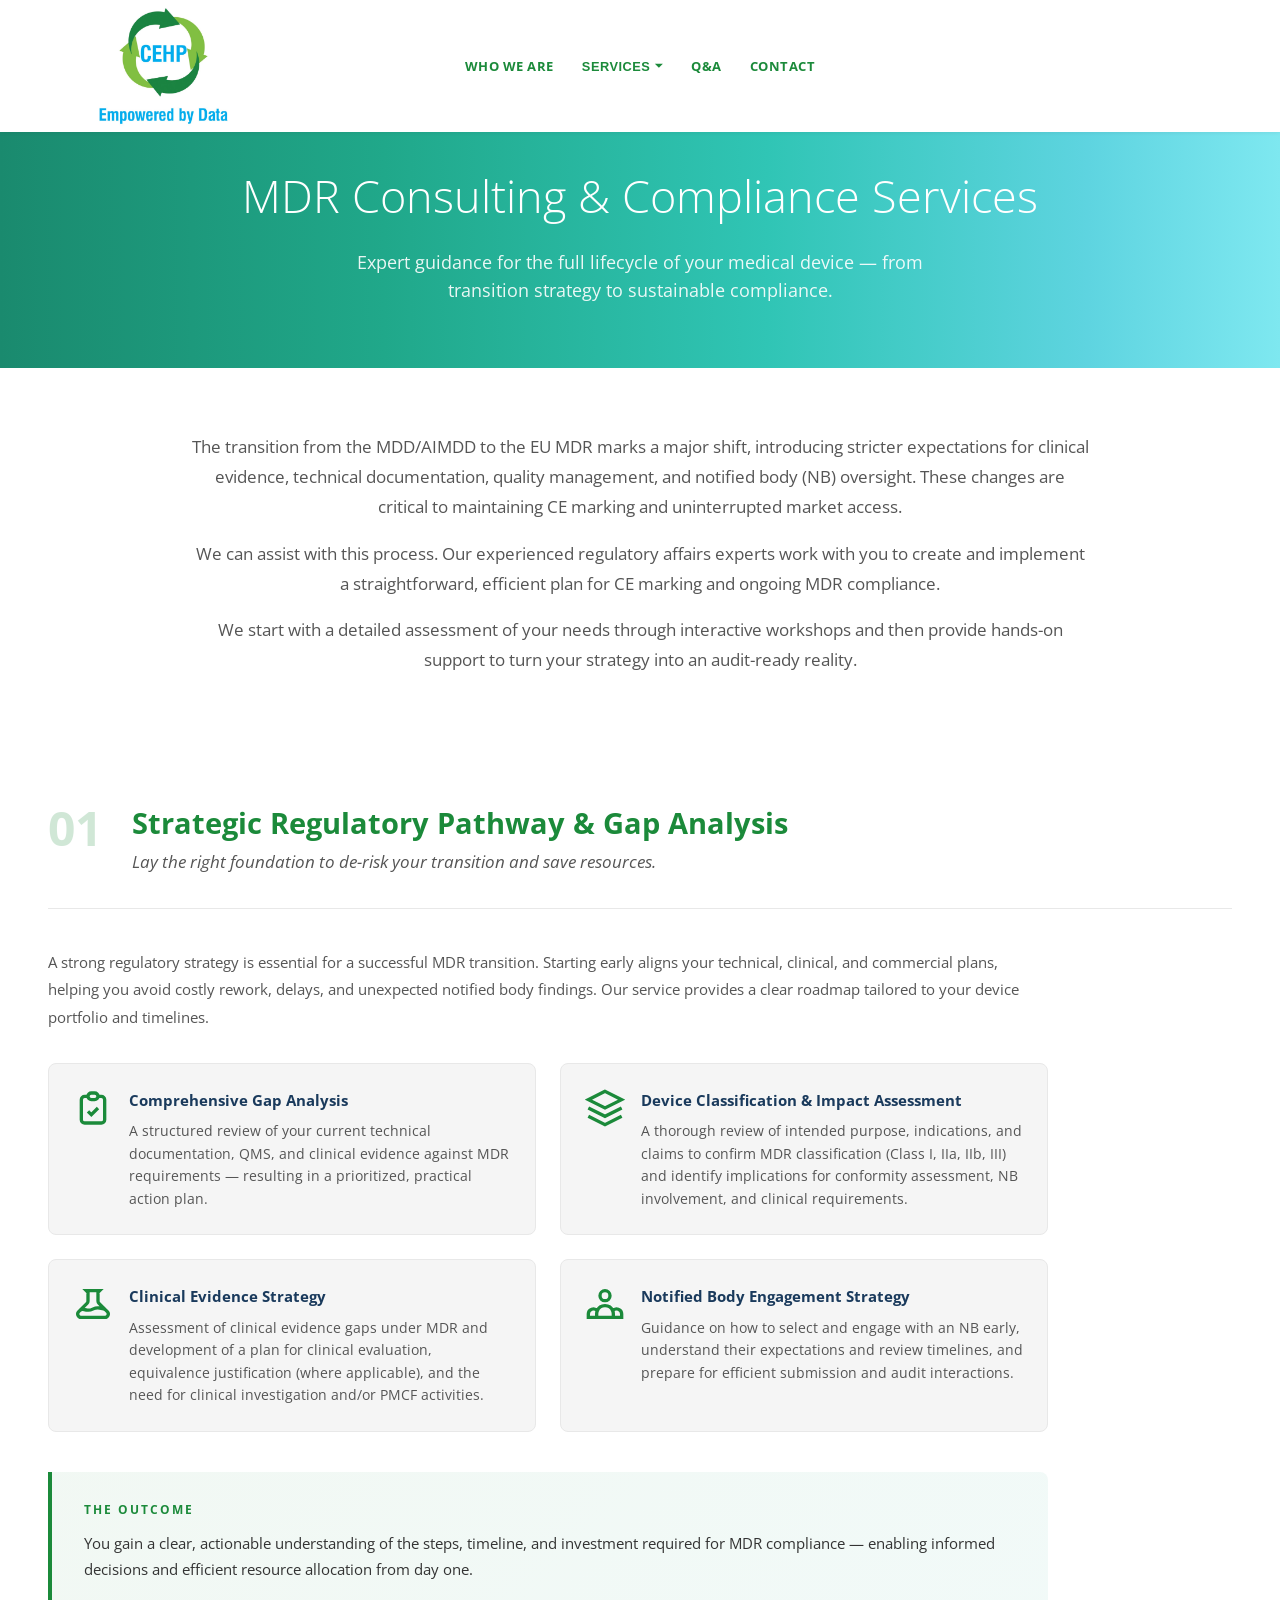
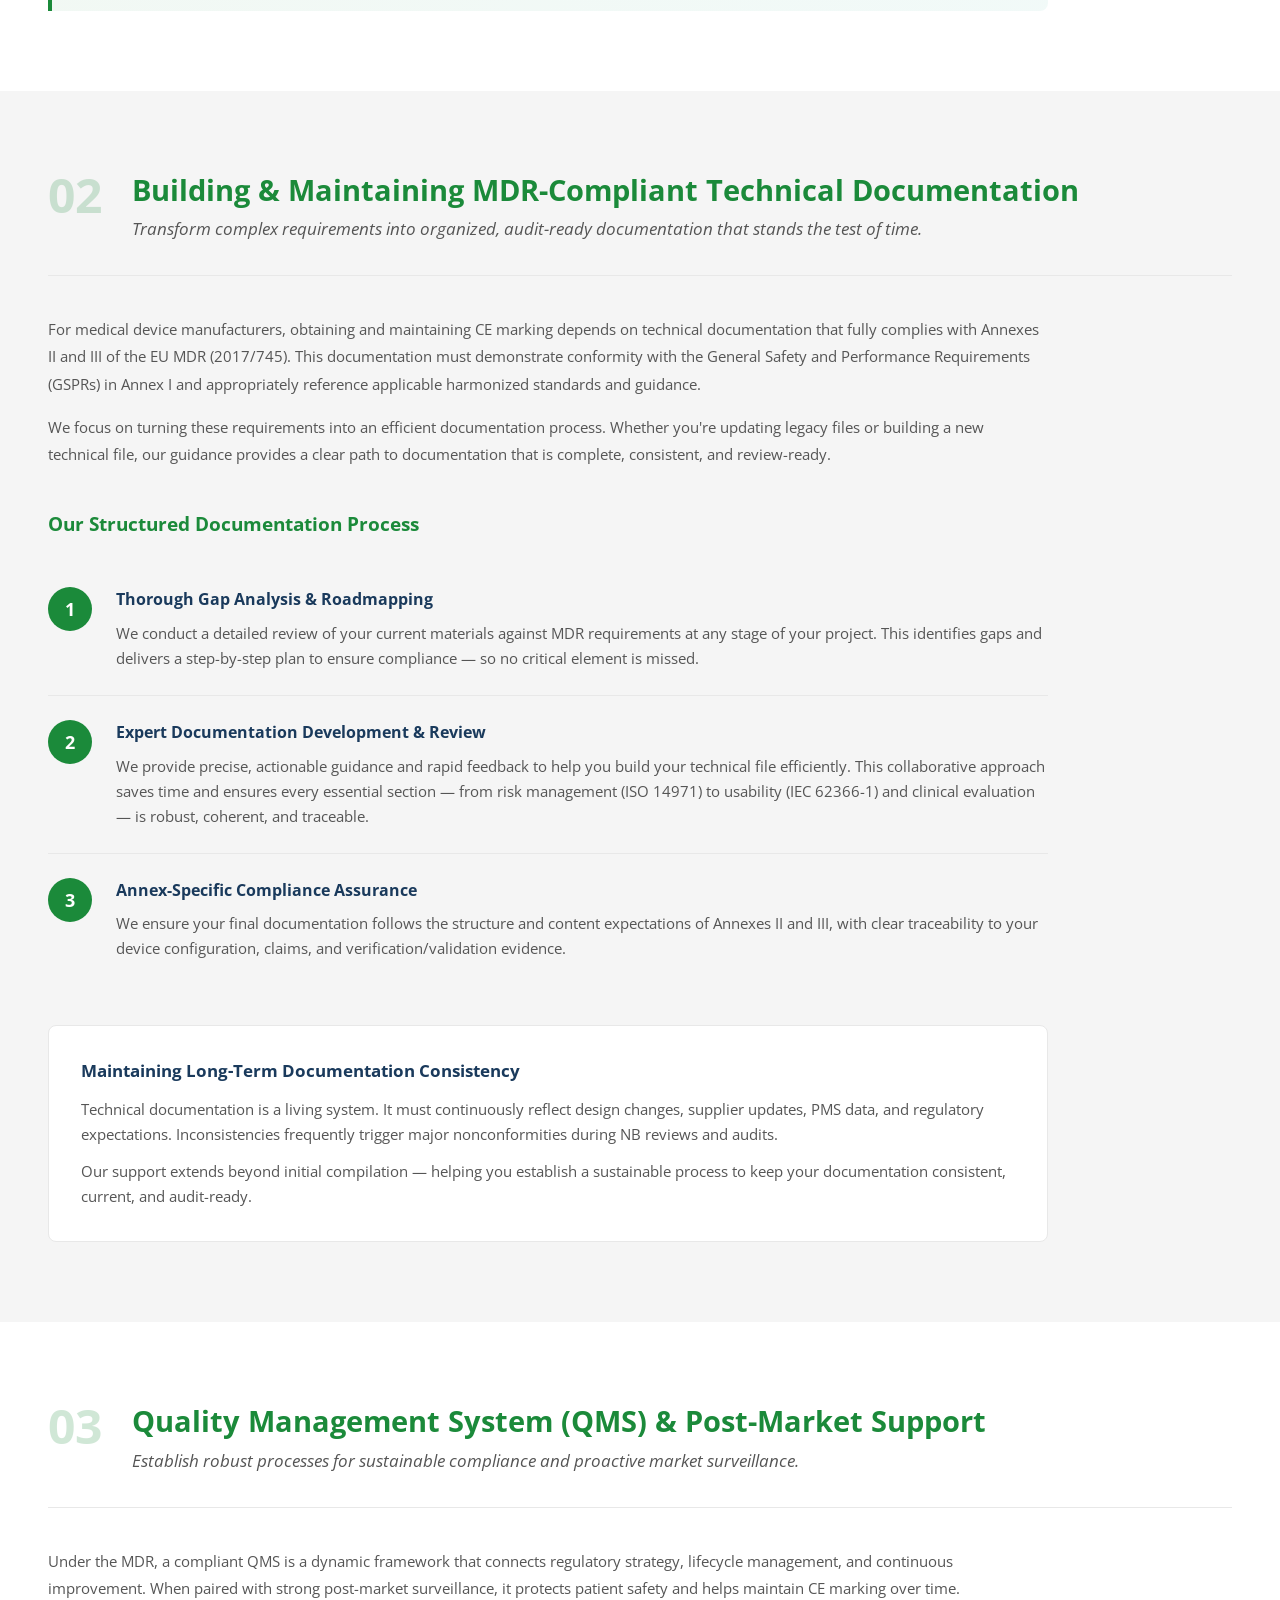
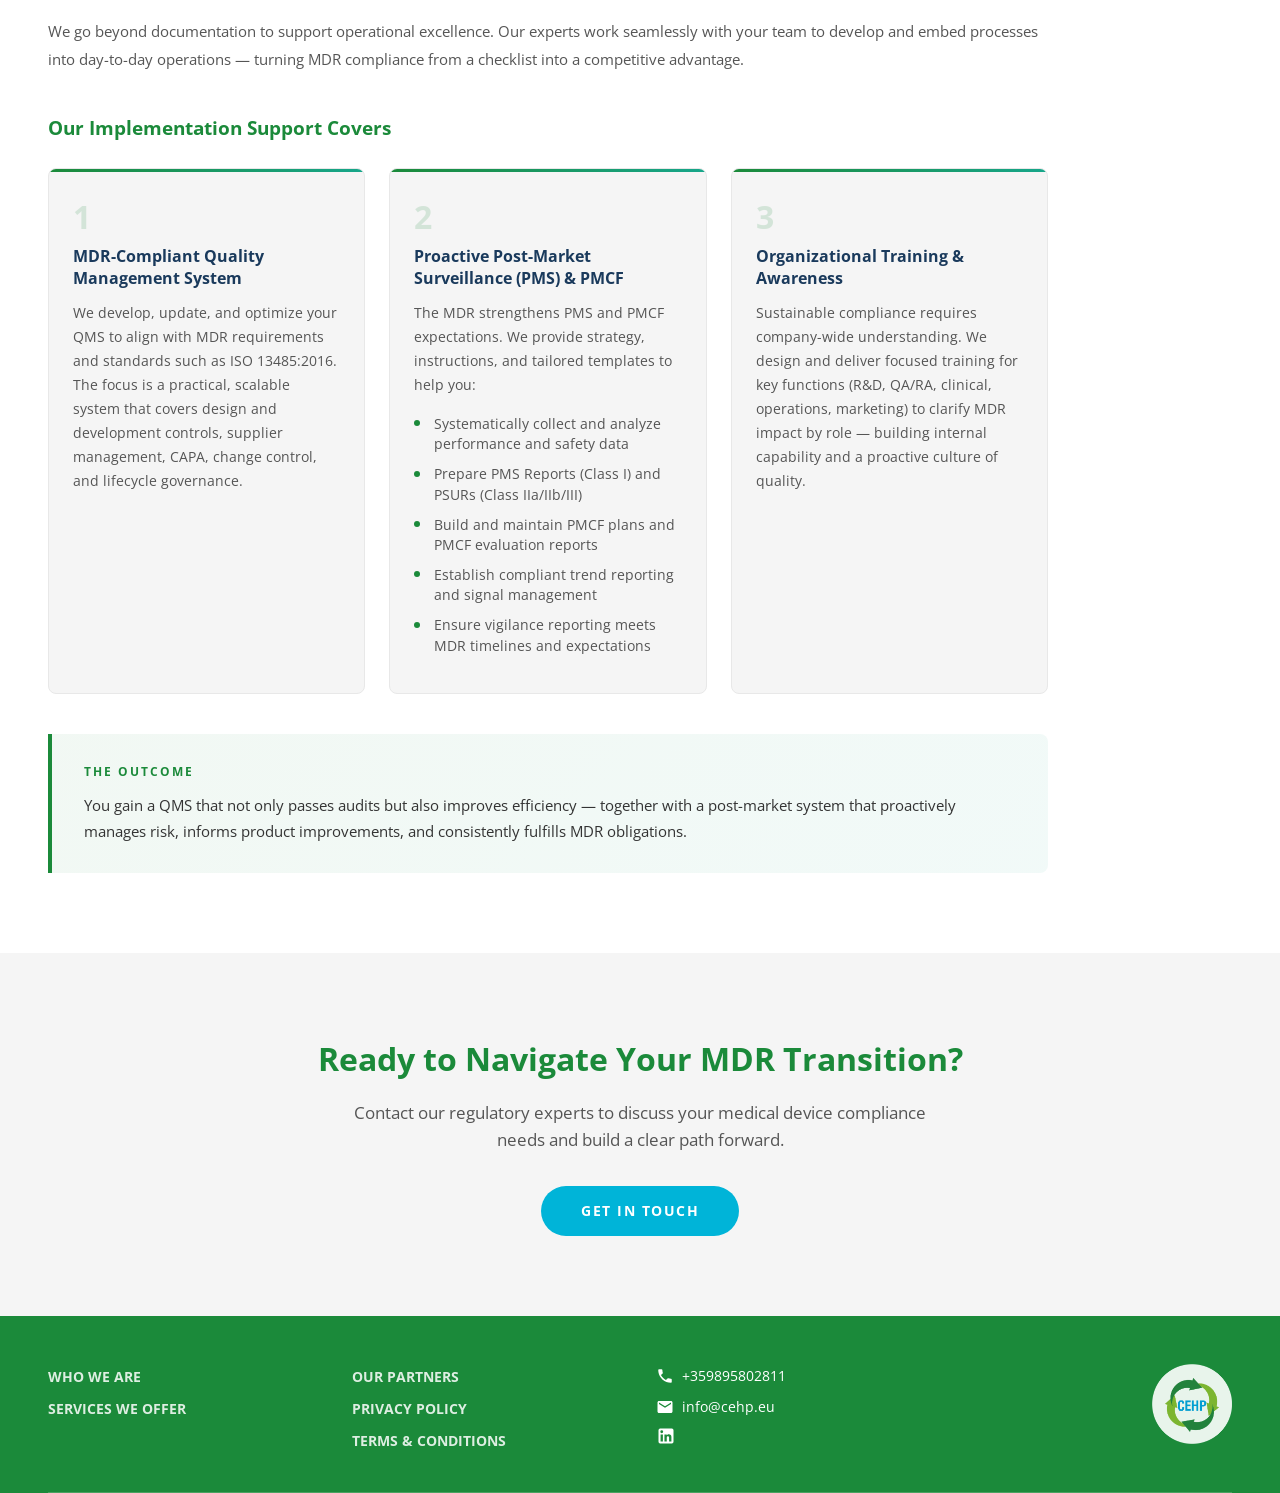
<file: mdr.html>
<!DOCTYPE html>
<html lang="en">
<head>
  <meta charset="UTF-8">
  <meta name="viewport" content="width=device-width, initial-scale=1.0">
  <title>MDR Consulting & Compliance | CEHP - Medical Device Regulatory Services</title>

  <meta name="description" content="Expert MDR consulting and compliance services. From transition strategy and gap analysis to technical documentation, QMS implementation, and post-market surveillance for medical device manufacturers.">
  <meta name="keywords" content="MDR, medical device, MDR compliance, MDR transition, CE marking, EU 2017/745, gap analysis, technical documentation, QMS, post-market surveillance, notified body, MDR consulting, MDD transition">
  <meta name="robots" content="index, follow">
  <link rel="canonical" href="https://www.cehp.eu/mdr">

  <meta property="og:title" content="MDR Consulting & Compliance | CEHP">
  <meta property="og:description" content="Expert guidance for the full lifecycle of your medical device — from transition strategy to sustainable compliance.">
  <meta property="og:type" content="website">

  <script type="application/ld+json">
  {
    "@context": "https://schema.org",
    "@type": "Service",
    "serviceType": "MDR Consulting & Compliance",
    "provider": {
      "@type": "Organization",
      "name": "CEHP - Center for European Health Policies"
    },
    "description": "Expert MDR consulting and compliance services covering regulatory pathway strategy, technical documentation, QMS implementation, and post-market surveillance for medical devices.",
    "areaServed": "Europe"
  }
  </script>

  <link rel="preconnect" href="https://fonts.googleapis.com">
  <link rel="preconnect" href="https://fonts.gstatic.com" crossorigin>
  <link href="https://fonts.googleapis.com/css2?family=Open+Sans:ital,wght@0,300;0,400;0,500;0,600;0,700;1,400;1,600;1,700&display=swap" rel="stylesheet">
  <link rel="stylesheet" href="css/style.css">
  <link rel="stylesheet" href="css/ivdr.css">
</head>
<body>

  <header class="header">
    <nav class="nav">
      <a href="index.html" class="nav-logo">
        <img src="images/main-logo.jpg" alt="CEHP" width="150" height="55">
      </a>
      <div class="nav-links">
        <a href="team.html" data-i18n="nav.who_we_are">Who We Are</a>
        <div class="nav-dropdown">
          <button class="nav-dropdown-toggle" data-i18n="nav.services">Services</button>
          <div class="nav-dropdown-menu">
            <a href="services.html" class="nav-dropdown-title" data-i18n="nav.our_services">Our Services</a>
            <div class="nav-dropdown-group">
              <a href="services.html#md-ivd" class="nav-dropdown-label" data-i18n="nav.medical_devices">Medical Devices</a>
              <a href="mdr.html" data-i18n="nav.mdr">MDR</a>
              <a href="ivdr.html" data-i18n="nav.ivdr">IVDR</a>
              <a href="clinical-trials.html" data-i18n="nav.clinical_investigations">Clinical Trials</a>
            </div>
            <a href="medicines.html" data-i18n="nav.pharmaceuticals">Pharmaceuticals</a>
            <a href="manufacturing.html" data-i18n="nav.for_manufacturers">For Manufacturers</a>
          </div>
        </div>
        <a href="qa.html" data-i18n="nav.qa">Q&amp;A</a>
        <a href="contact.html" data-i18n="nav.contact">Contact</a>
      </div>

      <div class="lang-switcher">
        <button class="lang-btn active" data-lang="en">EN</button>
        <span class="lang-sep">|</span>
        <button class="lang-btn" data-lang="bg">BG</button>
      </div>
      <button class="hamburger" aria-label="Open menu">
        <span></span><span></span><span></span>
      </button>
    </nav>
  </header>

  <div class="overlay"></div>
  <div class="mobile-nav">
    <button class="mobile-nav-close" aria-label="Close menu">&times;</button>
    <div class="mobile-nav-links">
      <a href="index.html" data-i18n="nav.home">Home</a>
      <a href="team.html" data-i18n="nav.who_we_are">Who We Are</a>
      <div class="mobile-nav-dropdown">
        <button class="mobile-nav-dropdown-toggle" data-i18n="nav.services">Services</button>
        <div class="mobile-nav-dropdown-menu">
          <a href="services.html" class="mobile-nav-dropdown-title" data-i18n="nav.our_services">Our Services</a>
          <a href="services.html#md-ivd" class="mobile-nav-dropdown-label" data-i18n="nav.medical_devices">Medical Devices</a>
          <a href="mdr.html" data-i18n="nav.mdr" class="mobile-nav-sub">MDR</a>
          <a href="ivdr.html" data-i18n="nav.ivdr" class="mobile-nav-sub">IVDR</a>
          <a href="clinical-trials.html" data-i18n="nav.clinical_investigations" class="mobile-nav-sub">Clinical Trials</a>
          <a href="medicines.html" data-i18n="nav.pharmaceuticals">Pharmaceuticals</a>
          <a href="manufacturing.html" data-i18n="nav.for_manufacturers">For Manufacturers</a>
        </div>
      </div>
      <a href="qa.html" data-i18n="nav.qa">Q&amp;A</a>
      <a href="contact.html" data-i18n="nav.contact">Contact</a>
    </div>
    <div class="lang-switcher">
      <button class="lang-btn active" data-lang="en">EN</button>
      <span class="lang-sep">|</span>
      <button class="lang-btn" data-lang="bg">BG</button>
    </div>
  </div>

  <!-- Hero -->
  <section class="page-hero">
    <div class="container">
      <h1 data-i18n="mdr.hero_title">MDR Consulting &amp; Compliance Services</h1>
      <p data-i18n="mdr.hero_p">Expert guidance for the full lifecycle of your medical device &mdash; from transition strategy to sustainable compliance.</p>
    </div>
  </section>

  <!-- Introduction -->
  <section class="ivdr-intro">
    <div class="container">
      <div class="ivdr-intro-content animate-on-scroll">
        <p data-i18n="mdr.intro_p1">The transition from the MDD/AIMDD to the EU MDR marks a major shift, introducing stricter expectations for clinical evidence, technical documentation, quality management, and notified body (NB) oversight. These changes are critical to maintaining CE marking and uninterrupted market access.</p>
        <p data-i18n="mdr.intro_p2">We can assist with this process. Our experienced regulatory affairs experts work with you to create and implement a straightforward, efficient plan for CE marking and ongoing MDR compliance.</p>
        <p data-i18n="mdr.intro_p3">We start with a detailed assessment of your needs through interactive workshops and then provide hands-on support to turn your strategy into an audit-ready reality.</p>
      </div>
    </div>
  </section>

  <!-- Service 1: Strategic Regulatory Pathway -->
  <section class="ivdr-service" id="gap-analysis">
    <div class="container">
      <div class="ivdr-service-header animate-on-scroll">
        <div class="ivdr-service-number">01</div>
        <div>
          <h2 data-i18n="mdr.s1_title">Strategic Regulatory Pathway &amp; Gap Analysis</h2>
          <p class="ivdr-service-tagline" data-i18n="mdr.s1_tagline">Lay the right foundation to de-risk your transition and save resources.</p>
        </div>
      </div>

      <div class="ivdr-service-body">
        <div class="ivdr-service-text animate-on-scroll">
          <p data-i18n="mdr.s1_intro">A strong regulatory strategy is essential for a successful MDR transition. Starting early aligns your technical, clinical, and commercial plans, helping you avoid costly rework, delays, and unexpected notified body findings. Our service provides a clear roadmap tailored to your device portfolio and timelines.</p>

          <div class="ivdr-features">
            <div class="ivdr-feature-item">
              <div class="ivdr-feature-icon">
                <svg viewBox="0 0 24 24" fill="none" stroke="currentColor" stroke-width="2"><path d="M9 5H7a2 2 0 00-2 2v12a2 2 0 002 2h10a2 2 0 002-2V7a2 2 0 00-2-2h-2M9 5a2 2 0 002 2h2a2 2 0 002-2M9 5a2 2 0 012-2h2a2 2 0 012 2m-6 9l2 2 4-4"/></svg>
              </div>
              <div>
                <h4 data-i18n="mdr.s1_f1_title">Comprehensive Gap Analysis</h4>
                <p data-i18n="mdr.s1_f1_desc">A structured review of your current technical documentation, QMS, and clinical evidence against MDR requirements &mdash; resulting in a prioritized, practical action plan.</p>
              </div>
            </div>

            <div class="ivdr-feature-item">
              <div class="ivdr-feature-icon">
                <svg viewBox="0 0 24 24" fill="none" stroke="currentColor" stroke-width="2"><path d="M12 2L2 7l10 5 10-5-10-5zM2 17l10 5 10-5M2 12l10 5 10-5"/></svg>
              </div>
              <div>
                <h4 data-i18n="mdr.s1_f2_title">Device Classification &amp; Impact Assessment</h4>
                <p data-i18n="mdr.s1_f2_desc">A thorough review of intended purpose, indications, and claims to confirm MDR classification (Class I, IIa, IIb, III) and identify implications for conformity assessment, NB involvement, and clinical requirements.</p>
              </div>
            </div>

            <div class="ivdr-feature-item">
              <div class="ivdr-feature-icon">
                <svg viewBox="0 0 24 24" fill="none" stroke="currentColor" stroke-width="2"><path d="M19.428 15.428a2 2 0 00-1.022-.547l-2.387-.477a6 6 0 00-3.86.517l-.318.158a6 6 0 01-3.86.517L6.05 15.21a2 2 0 00-1.806.547M8 4h8l-1 1v5.172a2 2 0 00.586 1.414l5 5c1.26 1.26.367 3.414-1.415 3.414H4.828c-1.782 0-2.674-2.154-1.414-3.414l5-5A2 2 0 009 10.172V5L8 4z"/></svg>
              </div>
              <div>
                <h4 data-i18n="mdr.s1_f3_title">Clinical Evidence Strategy</h4>
                <p data-i18n="mdr.s1_f3_desc">Assessment of clinical evidence gaps under MDR and development of a plan for clinical evaluation, equivalence justification (where applicable), and the need for clinical investigation and/or PMCF activities.</p>
              </div>
            </div>

            <div class="ivdr-feature-item">
              <div class="ivdr-feature-icon">
                <svg viewBox="0 0 24 24" fill="none" stroke="currentColor" stroke-width="2"><path d="M17 20h5v-2a3 3 0 00-5.356-1.857M17 20H7m10 0v-2c0-.656-.126-1.283-.356-1.857M7 20H2v-2a3 3 0 015.356-1.857M7 20v-2c0-.656.126-1.283.356-1.857m0 0a5.002 5.002 0 019.288 0M15 7a3 3 0 11-6 0 3 3 0 016 0z"/></svg>
              </div>
              <div>
                <h4 data-i18n="mdr.s1_f4_title">Notified Body Engagement Strategy</h4>
                <p data-i18n="mdr.s1_f4_desc">Guidance on how to select and engage with an NB early, understand their expectations and review timelines, and prepare for efficient submission and audit interactions.</p>
              </div>
            </div>
          </div>
        </div>

        <div class="ivdr-outcome-box animate-on-scroll">
          <div class="ivdr-outcome-label" data-i18n="mdr.outcome_label">The Outcome</div>
          <p data-i18n="mdr.s1_outcome">You gain a clear, actionable understanding of the steps, timeline, and investment required for MDR compliance &mdash; enabling informed decisions and efficient resource allocation from day one.</p>
        </div>
      </div>
    </div>
  </section>

  <!-- Service 2: Technical Documentation -->
  <section class="ivdr-service ivdr-service-alt" id="technical-docs">
    <div class="container">
      <div class="ivdr-service-header animate-on-scroll">
        <div class="ivdr-service-number">02</div>
        <div>
          <h2 data-i18n="mdr.s2_title">Building &amp; Maintaining MDR-Compliant Technical Documentation</h2>
          <p class="ivdr-service-tagline" data-i18n="mdr.s2_tagline">Transform complex requirements into organized, audit-ready documentation that stands the test of time.</p>
        </div>
      </div>

      <div class="ivdr-service-body">
        <div class="ivdr-service-text animate-on-scroll">
          <p data-i18n="mdr.s2_intro">For medical device manufacturers, obtaining and maintaining CE marking depends on technical documentation that fully complies with Annexes II and III of the EU MDR (2017/745). This documentation must demonstrate conformity with the General Safety and Performance Requirements (GSPRs) in Annex I and appropriately reference applicable harmonized standards and guidance.</p>
          <p data-i18n="mdr.s2_intro2">We focus on turning these requirements into an efficient documentation process. Whether you're updating legacy files or building a new technical file, our guidance provides a clear path to documentation that is complete, consistent, and review-ready.</p>
        </div>

        <div class="ivdr-process animate-on-scroll">
          <h3 data-i18n="mdr.s2_process_title">Our Structured Documentation Process</h3>

          <div class="ivdr-process-steps">
            <div class="ivdr-step">
              <div class="ivdr-step-number">1</div>
              <div class="ivdr-step-content">
                <h4 data-i18n="mdr.s2_step1_title">Thorough Gap Analysis &amp; Roadmapping</h4>
                <p data-i18n="mdr.s2_step1_desc">We conduct a detailed review of your current materials against MDR requirements at any stage of your project. This identifies gaps and delivers a step-by-step plan to ensure compliance &mdash; so no critical element is missed.</p>
              </div>
            </div>

            <div class="ivdr-step">
              <div class="ivdr-step-number">2</div>
              <div class="ivdr-step-content">
                <h4 data-i18n="mdr.s2_step2_title">Expert Documentation Development &amp; Review</h4>
                <p data-i18n="mdr.s2_step2_desc">We provide precise, actionable guidance and rapid feedback to help you build your technical file efficiently. This collaborative approach saves time and ensures every essential section &mdash; from risk management (ISO 14971) to usability (IEC 62366-1) and clinical evaluation &mdash; is robust, coherent, and traceable.</p>
              </div>
            </div>

            <div class="ivdr-step">
              <div class="ivdr-step-number">3</div>
              <div class="ivdr-step-content">
                <h4 data-i18n="mdr.s2_step3_title">Annex-Specific Compliance Assurance</h4>
                <p data-i18n="mdr.s2_step3_desc">We ensure your final documentation follows the structure and content expectations of Annexes II and III, with clear traceability to your device configuration, claims, and verification/validation evidence.</p>
              </div>
            </div>
          </div>
        </div>

        <div class="ivdr-callout animate-on-scroll">
          <h4 data-i18n="mdr.s2_maintain_title">Maintaining Long-Term Documentation Consistency</h4>
          <p data-i18n="mdr.s2_maintain_desc">Technical documentation is a living system. It must continuously reflect design changes, supplier updates, PMS data, and regulatory expectations. Inconsistencies frequently trigger major nonconformities during NB reviews and audits.</p>
          <p data-i18n="mdr.s2_maintain_desc2">Our support extends beyond initial compilation &mdash; helping you establish a sustainable process to keep your documentation consistent, current, and audit-ready.</p>
        </div>
      </div>
    </div>
  </section>

  <!-- Service 3: QMS & Post-Market -->
  <section class="ivdr-service" id="qms-pms">
    <div class="container">
      <div class="ivdr-service-header animate-on-scroll">
        <div class="ivdr-service-number">03</div>
        <div>
          <h2 data-i18n="mdr.s3_title">Quality Management System (QMS) &amp; Post-Market Support</h2>
          <p class="ivdr-service-tagline" data-i18n="mdr.s3_tagline">Establish robust processes for sustainable compliance and proactive market surveillance.</p>
        </div>
      </div>

      <div class="ivdr-service-body">
        <div class="ivdr-service-text animate-on-scroll">
          <p data-i18n="mdr.s3_intro">Under the MDR, a compliant QMS is a dynamic framework that connects regulatory strategy, lifecycle management, and continuous improvement. When paired with strong post-market surveillance, it protects patient safety and helps maintain CE marking over time.</p>
          <p data-i18n="mdr.s3_intro2">We go beyond documentation to support operational excellence. Our experts work seamlessly with your team to develop and embed processes into day-to-day operations &mdash; turning MDR compliance from a checklist into a competitive advantage.</p>
        </div>

        <h3 class="ivdr-subsection-title animate-on-scroll" data-i18n="mdr.s3_support_title">Our Implementation Support Covers</h3>

        <div class="ivdr-cards-grid animate-on-scroll">
          <div class="ivdr-card">
            <div class="ivdr-card-accent"></div>
            <div class="ivdr-card-number">1</div>
            <h4 data-i18n="mdr.s3_card1_title">MDR-Compliant Quality Management System</h4>
            <p data-i18n="mdr.s3_card1_desc">We develop, update, and optimize your QMS to align with MDR requirements and standards such as ISO 13485:2016. The focus is a practical, scalable system that covers design and development controls, supplier management, CAPA, change control, and lifecycle governance.</p>
          </div>

          <div class="ivdr-card">
            <div class="ivdr-card-accent"></div>
            <div class="ivdr-card-number">2</div>
            <h4 data-i18n="mdr.s3_card2_title">Proactive Post-Market Surveillance (PMS) &amp; PMCF</h4>
            <p data-i18n="mdr.s3_card2_desc">The MDR strengthens PMS and PMCF expectations. We provide strategy, instructions, and tailored templates to help you:</p>
            <ul>
              <li data-i18n="mdr.s3_card2_li1">Systematically collect and analyze performance and safety data</li>
              <li data-i18n="mdr.s3_card2_li2">Prepare PMS Reports (Class I) and PSURs (Class IIa/IIb/III)</li>
              <li data-i18n="mdr.s3_card2_li3">Build and maintain PMCF plans and PMCF evaluation reports</li>
              <li data-i18n="mdr.s3_card2_li4">Establish compliant trend reporting and signal management</li>
              <li data-i18n="mdr.s3_card2_li5">Ensure vigilance reporting meets MDR timelines and expectations</li>
            </ul>
          </div>

          <div class="ivdr-card">
            <div class="ivdr-card-accent"></div>
            <div class="ivdr-card-number">3</div>
            <h4 data-i18n="mdr.s3_card3_title">Organizational Training &amp; Awareness</h4>
            <p data-i18n="mdr.s3_card3_desc">Sustainable compliance requires company-wide understanding. We design and deliver focused training for key functions (R&amp;D, QA/RA, clinical, operations, marketing) to clarify MDR impact by role &mdash; building internal capability and a proactive culture of quality.</p>
          </div>
        </div>

        <div class="ivdr-outcome-box animate-on-scroll">
          <div class="ivdr-outcome-label" data-i18n="mdr.outcome_label">The Outcome</div>
          <p data-i18n="mdr.s3_outcome">You gain a QMS that not only passes audits but also improves efficiency &mdash; together with a post-market system that proactively manages risk, informs product improvements, and consistently fulfills MDR obligations.</p>
        </div>
      </div>
    </div>
  </section>

  <!-- CTA -->
  <section class="wwa-cta">
    <div class="container">
      <h2 data-i18n="mdr.cta_title">Ready to Navigate Your MDR Transition?</h2>
      <p data-i18n="mdr.cta_p">Contact our regulatory experts to discuss your medical device compliance needs and build a clear path forward.</p>
      <a href="contact.html" class="btn btn-primary" data-i18n="mdr.cta_btn">Get in Touch</a>
    </div>
  </section>

  <footer class="footer">
    <div class="container">
      <div class="footer-grid">
        <div class="footer-col">
          <ul>
            <li><a href="team.html"><strong data-i18n="footer.who_we_are">WHO WE ARE</strong></a></li>
            <li><a href="services.html"><strong data-i18n="footer.services">SERVICES WE OFFER</strong></a></li>
          </ul>
        </div>
        <div class="footer-col">
          <ul>
            <li><a href="index.html#partners"><strong data-i18n="footer.partners">OUR PARTNERS</strong></a></li>
            <li><a href="privacy.html"><strong data-i18n="footer.privacy">PRIVACY POLICY</strong></a></li>
            <li><a href="terms.html"><strong data-i18n="footer.terms">TERMS &amp; CONDITIONS</strong></a></li>
          </ul>
        </div>
        <div class="footer-col">
          <div class="footer-contact-item">
            <svg viewBox="0 0 24 24"><path d="M6.62 10.79c1.44 2.83 3.76 5.14 6.59 6.59l2.2-2.2c.27-.27.67-.36 1.02-.24 1.12.37 2.33.57 3.57.57.55 0 1 .45 1 1V20c0 .55-.45 1-1 1-9.39 0-17-7.61-17-17 0-.55.45-1 1-1h3.5c.55 0 1 .45 1 1 0 1.25.2 2.45.57 3.57.11.35.03.74-.25 1.02l-2.2 2.2z"/></svg>
            <a href="tel:+359895802811">+359895802811</a>
          </div>
          <div class="footer-contact-item">
            <svg viewBox="0 0 24 24"><path d="M20 4H4c-1.1 0-1.99.9-1.99 2L2 18c0 1.1.9 2 2 2h16c1.1 0 2-.9 2-2V6c0-1.1-.9-2-2-2zm0 4l-8 5-8-5V6l8 5 8-5v2z"/></svg>
            <a href="mailto:info@cehp.eu">info@cehp.eu</a>
          </div>
          <div class="footer-social">
            <a href="https://www.linkedin.com/company/center-for-european-health-policies-ltd/" target="_blank" rel="noopener noreferrer" aria-label="LinkedIn">
              <svg viewBox="0 0 24 24"><path d="M19 3a2 2 0 0 1 2 2v14a2 2 0 0 1-2 2H5a2 2 0 0 1-2-2V5a2 2 0 0 1 2-2h14m-.5 15.5v-5.3a3.26 3.26 0 0 0-3.26-3.26c-.85 0-1.84.52-2.32 1.3v-1.11h-2.79v8.37h2.79v-4.93c0-.77.62-1.4 1.39-1.4a1.4 1.4 0 0 1 1.4 1.4v4.93h2.79M6.88 8.56a1.68 1.68 0 0 0 1.68-1.68c0-.93-.75-1.69-1.68-1.69a1.69 1.69 0 0 0-1.69 1.69c0 .93.76 1.68 1.69 1.68m1.39 9.94v-8.37H5.5v8.37h2.77z"/></svg>
            </a>
          </div>
        </div>
        <div class="footer-logo">
          <img src="images/logo.png" alt="CEHP Logo" width="80" height="80">
        </div>
      </div>
    </div>
  </footer>

  <script src="js/i18n.js"></script>
  <script src="js/main.js"></script>
</body>
</html>
</file>
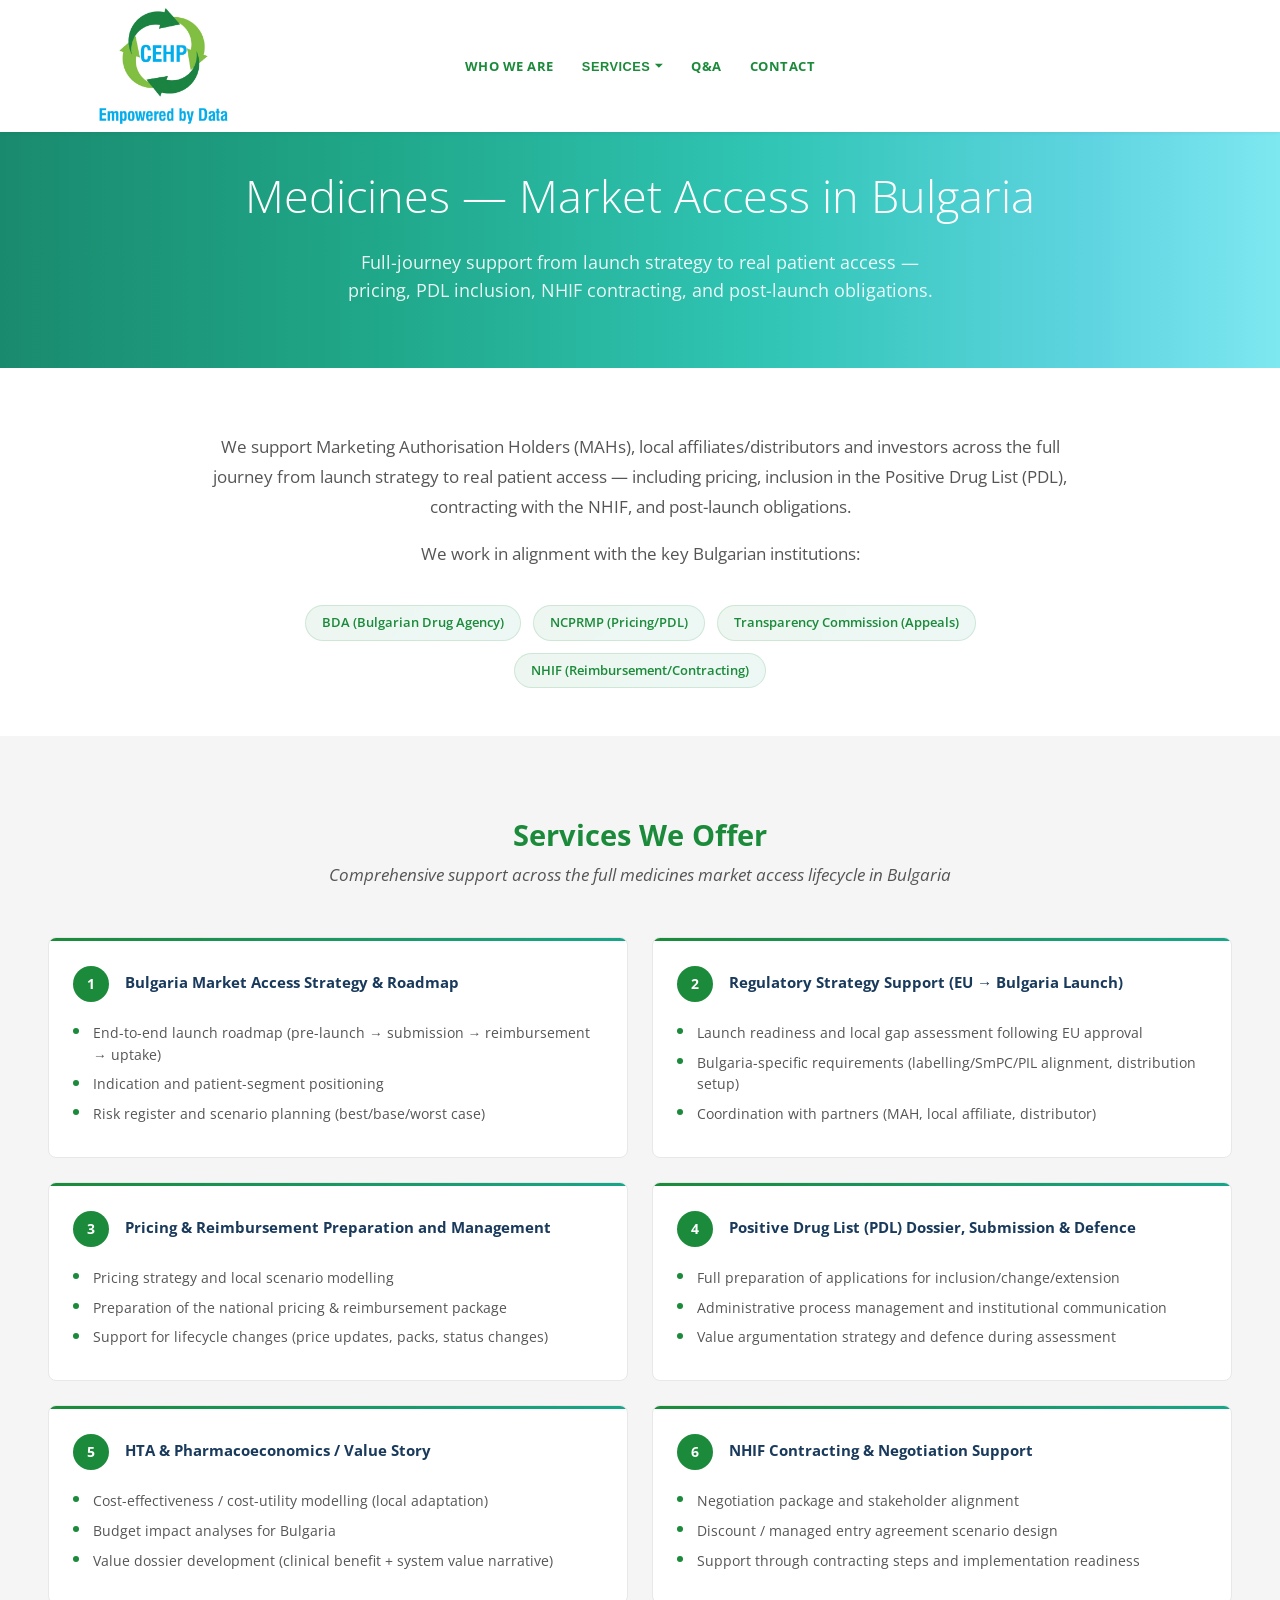
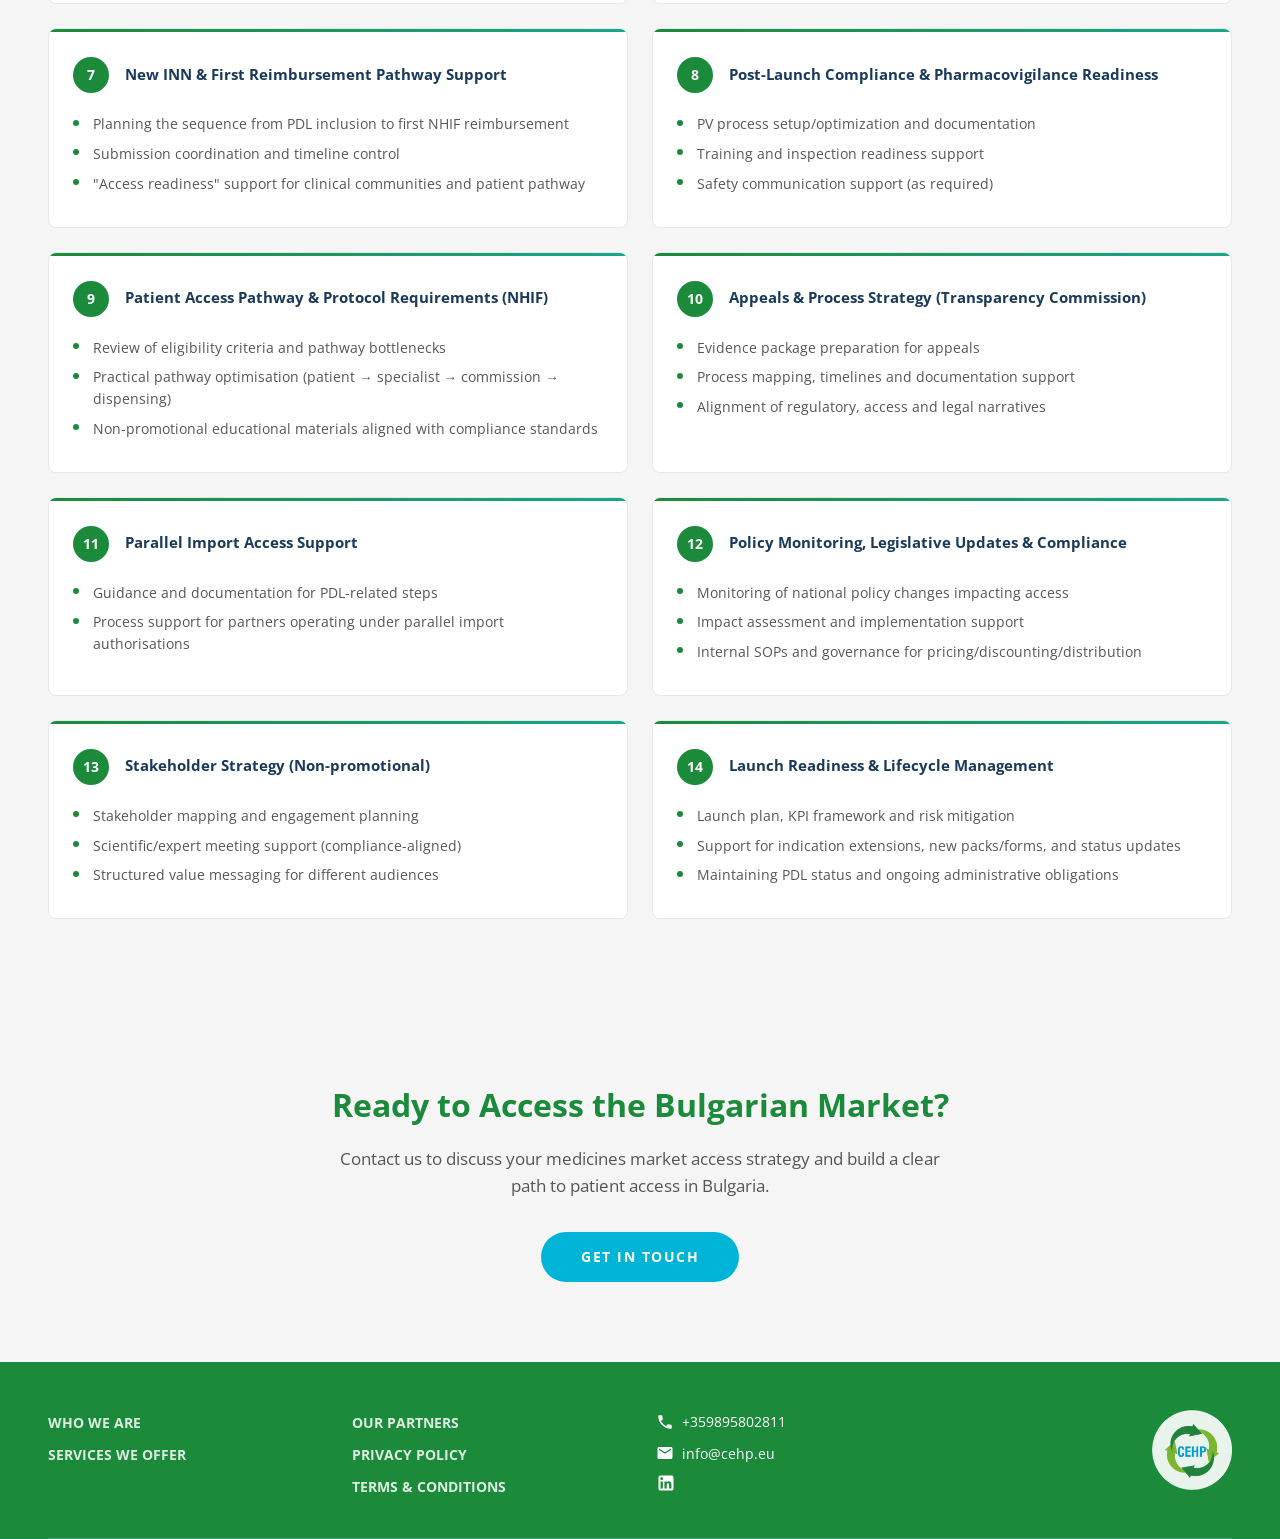
<file: medicines.html>
<!DOCTYPE html>
<html lang="en">
<head>
  <meta charset="UTF-8">
  <meta name="viewport" content="width=device-width, initial-scale=1.0">
  <title>Medicines - Market Access in Bulgaria | CEHP</title>

  <meta name="description" content="CEHP supports MAHs, affiliates and investors across the full journey from launch strategy to real patient access in Bulgaria — pricing, PDL inclusion, NHIF contracting, and post-launch obligations.">
  <meta name="keywords" content="medicines, market access, Bulgaria, pricing, reimbursement, PDL, NHIF, BDA, HTA, pharmacoeconomics, positive drug list, pharmaceutical, launch strategy, MAH">
  <meta name="robots" content="index, follow">
  <link rel="canonical" href="https://www.cehp.eu/medicines">

  <meta property="og:title" content="Medicines - Market Access in Bulgaria | CEHP">
  <meta property="og:description" content="Full-journey support for medicines market access in Bulgaria — from launch strategy to pricing, reimbursement, and patient access.">
  <meta property="og:type" content="website">

  <script type="application/ld+json">
  {
    "@context": "https://schema.org",
    "@type": "Service",
    "serviceType": "Medicines Market Access Consulting",
    "provider": {
      "@type": "Organization",
      "name": "CEHP - Center for European Health Policies"
    },
    "description": "Support for MAHs, affiliates and investors across the full journey from launch strategy to real patient access in Bulgaria.",
    "areaServed": "Bulgaria"
  }
  </script>

  <link rel="preconnect" href="https://fonts.googleapis.com">
  <link rel="preconnect" href="https://fonts.gstatic.com" crossorigin>
  <link href="https://fonts.googleapis.com/css2?family=Open+Sans:ital,wght@0,300;0,400;0,500;0,600;0,700;1,400;1,600;1,700&display=swap" rel="stylesheet">
  <link rel="stylesheet" href="css/style.css">
  <link rel="stylesheet" href="css/medicines.css">
</head>
<body>

  <header class="header">
    <nav class="nav">
      <a href="index.html" class="nav-logo">
        <img src="images/main-logo.jpg" alt="CEHP" width="150" height="55">
      </a>
      <div class="nav-links">
        <a href="team.html" data-i18n="nav.who_we_are">Who We Are</a>
        <div class="nav-dropdown">
          <button class="nav-dropdown-toggle" data-i18n="nav.services">Services</button>
          <div class="nav-dropdown-menu">
            <a href="services.html" class="nav-dropdown-title" data-i18n="nav.our_services">Our Services</a>
            <div class="nav-dropdown-group">
              <a href="services.html#md-ivd" class="nav-dropdown-label" data-i18n="nav.medical_devices">Medical Devices</a>
              <a href="mdr.html" data-i18n="nav.mdr">MDR</a>
              <a href="ivdr.html" data-i18n="nav.ivdr">IVDR</a>
              <a href="clinical-trials.html" data-i18n="nav.clinical_investigations">Clinical Trials</a>
            </div>
            <a href="medicines.html" data-i18n="nav.pharmaceuticals">Pharmaceuticals</a>
            <a href="manufacturing.html" data-i18n="nav.for_manufacturers">For Manufacturers</a>
          </div>
        </div>
        <a href="qa.html" data-i18n="nav.qa">Q&amp;A</a>
        <a href="contact.html" data-i18n="nav.contact">Contact</a>
      </div>

      <div class="lang-switcher">
        <button class="lang-btn active" data-lang="en">EN</button>
        <span class="lang-sep">|</span>
        <button class="lang-btn" data-lang="bg">BG</button>
      </div>
      <button class="hamburger" aria-label="Open menu">
        <span></span><span></span><span></span>
      </button>
    </nav>
  </header>

  <div class="overlay"></div>
  <div class="mobile-nav">
    <button class="mobile-nav-close" aria-label="Close menu">&times;</button>
    <div class="mobile-nav-links">
      <a href="index.html" data-i18n="nav.home">Home</a>
      <a href="team.html" data-i18n="nav.who_we_are">Who We Are</a>
      <div class="mobile-nav-dropdown">
        <button class="mobile-nav-dropdown-toggle" data-i18n="nav.services">Services</button>
        <div class="mobile-nav-dropdown-menu">
          <a href="services.html" class="mobile-nav-dropdown-title" data-i18n="nav.our_services">Our Services</a>
          <a href="services.html#md-ivd" class="mobile-nav-dropdown-label" data-i18n="nav.medical_devices">Medical Devices</a>
          <a href="mdr.html" data-i18n="nav.mdr" class="mobile-nav-sub">MDR</a>
          <a href="ivdr.html" data-i18n="nav.ivdr" class="mobile-nav-sub">IVDR</a>
          <a href="clinical-trials.html" data-i18n="nav.clinical_investigations" class="mobile-nav-sub">Clinical Trials</a>
          <a href="medicines.html" data-i18n="nav.pharmaceuticals">Pharmaceuticals</a>
          <a href="manufacturing.html" data-i18n="nav.for_manufacturers">For Manufacturers</a>
        </div>
      </div>
      <a href="qa.html" data-i18n="nav.qa">Q&amp;A</a>
      <a href="contact.html" data-i18n="nav.contact">Contact</a>
    </div>
    <div class="lang-switcher">
      <button class="lang-btn active" data-lang="en">EN</button>
      <span class="lang-sep">|</span>
      <button class="lang-btn" data-lang="bg">BG</button>
    </div>
  </div>

  <!-- Hero -->
  <section class="page-hero">
    <div class="container">
      <h1 data-i18n="medicines.hero_title">Medicines &mdash; Market Access in Bulgaria</h1>
      <p data-i18n="medicines.hero_p">Full-journey support from launch strategy to real patient access &mdash; pricing, PDL inclusion, NHIF contracting, and post-launch obligations.</p>
    </div>
  </section>

  <!-- Introduction -->
  <section class="med-intro">
    <div class="container">
      <div class="med-intro-content animate-on-scroll">
        <p data-i18n="medicines.intro_p1">We support Marketing Authorisation Holders (MAHs), local affiliates/distributors and investors across the full journey from launch strategy to real patient access &mdash; including pricing, inclusion in the Positive Drug List (PDL), contracting with the NHIF, and post-launch obligations.</p>
        <p data-i18n="medicines.intro_p2">We work in alignment with the key Bulgarian institutions:</p>
        <div class="med-institutions">
          <span class="med-institution-tag" data-i18n="medicines.inst_bda">BDA (Bulgarian Drug Agency)</span>
          <span class="med-institution-tag" data-i18n="medicines.inst_ncprmp">NCPRMP (Pricing/PDL)</span>
          <span class="med-institution-tag" data-i18n="medicines.inst_tc">Transparency Commission (Appeals)</span>
          <span class="med-institution-tag" data-i18n="medicines.inst_nhif">NHIF (Reimbursement/Contracting)</span>
        </div>
      </div>
    </div>
  </section>

  <!-- Services -->
  <section class="med-services">
    <div class="container">
      <div class="med-section-header animate-on-scroll">
        <h2 data-i18n="medicines.services_title">Services We Offer</h2>
        <p data-i18n="medicines.services_subtitle">Comprehensive support across the full medicines market access lifecycle in Bulgaria</p>
      </div>

      <div class="med-cards-grid">
        <!-- 1 -->
        <div class="med-card animate-on-scroll">
          <div class="med-card-accent"></div>
          <div class="med-card-header">
            <div class="med-card-number">1</div>
            <h4 data-i18n="medicines.c1_title">Bulgaria Market Access Strategy &amp; Roadmap</h4>
          </div>
          <ul>
            <li data-i18n="medicines.c1_li1">End-to-end launch roadmap (pre-launch &rarr; submission &rarr; reimbursement &rarr; uptake)</li>
            <li data-i18n="medicines.c1_li2">Indication and patient-segment positioning</li>
            <li data-i18n="medicines.c1_li3">Risk register and scenario planning (best/base/worst case)</li>
          </ul>
        </div>

        <!-- 2 -->
        <div class="med-card animate-on-scroll">
          <div class="med-card-accent"></div>
          <div class="med-card-header">
            <div class="med-card-number">2</div>
            <h4 data-i18n="medicines.c2_title">Regulatory Strategy Support (EU &rarr; Bulgaria Launch)</h4>
          </div>
          <ul>
            <li data-i18n="medicines.c2_li1">Launch readiness and local gap assessment following EU approval</li>
            <li data-i18n="medicines.c2_li2">Bulgaria-specific requirements (labelling/SmPC/PIL alignment, distribution setup)</li>
            <li data-i18n="medicines.c2_li3">Coordination with partners (MAH, local affiliate, distributor)</li>
          </ul>
        </div>

        <!-- 3 -->
        <div class="med-card animate-on-scroll">
          <div class="med-card-accent"></div>
          <div class="med-card-header">
            <div class="med-card-number">3</div>
            <h4 data-i18n="medicines.c3_title">Pricing &amp; Reimbursement Preparation and Management</h4>
          </div>
          <ul>
            <li data-i18n="medicines.c3_li1">Pricing strategy and local scenario modelling</li>
            <li data-i18n="medicines.c3_li2">Preparation of the national pricing &amp; reimbursement package</li>
            <li data-i18n="medicines.c3_li3">Support for lifecycle changes (price updates, packs, status changes)</li>
          </ul>
        </div>

        <!-- 4 -->
        <div class="med-card animate-on-scroll">
          <div class="med-card-accent"></div>
          <div class="med-card-header">
            <div class="med-card-number">4</div>
            <h4 data-i18n="medicines.c4_title">Positive Drug List (PDL) Dossier, Submission &amp; Defence</h4>
          </div>
          <ul>
            <li data-i18n="medicines.c4_li1">Full preparation of applications for inclusion/change/extension</li>
            <li data-i18n="medicines.c4_li2">Administrative process management and institutional communication</li>
            <li data-i18n="medicines.c4_li3">Value argumentation strategy and defence during assessment</li>
          </ul>
        </div>

        <!-- 5 -->
        <div class="med-card animate-on-scroll">
          <div class="med-card-accent"></div>
          <div class="med-card-header">
            <div class="med-card-number">5</div>
            <h4 data-i18n="medicines.c5_title">HTA &amp; Pharmacoeconomics / Value Story</h4>
          </div>
          <ul>
            <li data-i18n="medicines.c5_li1">Cost-effectiveness / cost-utility modelling (local adaptation)</li>
            <li data-i18n="medicines.c5_li2">Budget impact analyses for Bulgaria</li>
            <li data-i18n="medicines.c5_li3">Value dossier development (clinical benefit + system value narrative)</li>
          </ul>
        </div>

        <!-- 6 -->
        <div class="med-card animate-on-scroll">
          <div class="med-card-accent"></div>
          <div class="med-card-header">
            <div class="med-card-number">6</div>
            <h4 data-i18n="medicines.c6_title">NHIF Contracting &amp; Negotiation Support</h4>
          </div>
          <ul>
            <li data-i18n="medicines.c6_li1">Negotiation package and stakeholder alignment</li>
            <li data-i18n="medicines.c6_li2">Discount / managed entry agreement scenario design</li>
            <li data-i18n="medicines.c6_li3">Support through contracting steps and implementation readiness</li>
          </ul>
        </div>

        <!-- 7 -->
        <div class="med-card animate-on-scroll">
          <div class="med-card-accent"></div>
          <div class="med-card-header">
            <div class="med-card-number">7</div>
            <h4 data-i18n="medicines.c7_title">New INN &amp; First Reimbursement Pathway Support</h4>
          </div>
          <ul>
            <li data-i18n="medicines.c7_li1">Planning the sequence from PDL inclusion to first NHIF reimbursement</li>
            <li data-i18n="medicines.c7_li2">Submission coordination and timeline control</li>
            <li data-i18n="medicines.c7_li3">"Access readiness" support for clinical communities and patient pathway</li>
          </ul>
        </div>

        <!-- 8 -->
        <div class="med-card animate-on-scroll">
          <div class="med-card-accent"></div>
          <div class="med-card-header">
            <div class="med-card-number">8</div>
            <h4 data-i18n="medicines.c8_title">Post-Launch Compliance &amp; Pharmacovigilance Readiness</h4>
          </div>
          <ul>
            <li data-i18n="medicines.c8_li1">PV process setup/optimization and documentation</li>
            <li data-i18n="medicines.c8_li2">Training and inspection readiness support</li>
            <li data-i18n="medicines.c8_li3">Safety communication support (as required)</li>
          </ul>
        </div>

        <!-- 9 -->
        <div class="med-card animate-on-scroll">
          <div class="med-card-accent"></div>
          <div class="med-card-header">
            <div class="med-card-number">9</div>
            <h4 data-i18n="medicines.c9_title">Patient Access Pathway &amp; Protocol Requirements (NHIF)</h4>
          </div>
          <ul>
            <li data-i18n="medicines.c9_li1">Review of eligibility criteria and pathway bottlenecks</li>
            <li data-i18n="medicines.c9_li2">Practical pathway optimisation (patient &rarr; specialist &rarr; commission &rarr; dispensing)</li>
            <li data-i18n="medicines.c9_li3">Non-promotional educational materials aligned with compliance standards</li>
          </ul>
        </div>

        <!-- 10 -->
        <div class="med-card animate-on-scroll">
          <div class="med-card-accent"></div>
          <div class="med-card-header">
            <div class="med-card-number">10</div>
            <h4 data-i18n="medicines.c10_title">Appeals &amp; Process Strategy (Transparency Commission)</h4>
          </div>
          <ul>
            <li data-i18n="medicines.c10_li1">Evidence package preparation for appeals</li>
            <li data-i18n="medicines.c10_li2">Process mapping, timelines and documentation support</li>
            <li data-i18n="medicines.c10_li3">Alignment of regulatory, access and legal narratives</li>
          </ul>
        </div>

        <!-- 11 -->
        <div class="med-card animate-on-scroll">
          <div class="med-card-accent"></div>
          <div class="med-card-header">
            <div class="med-card-number">11</div>
            <h4 data-i18n="medicines.c11_title">Parallel Import Access Support</h4>
          </div>
          <ul>
            <li data-i18n="medicines.c11_li1">Guidance and documentation for PDL-related steps</li>
            <li data-i18n="medicines.c11_li2">Process support for partners operating under parallel import authorisations</li>
          </ul>
        </div>

        <!-- 12 -->
        <div class="med-card animate-on-scroll">
          <div class="med-card-accent"></div>
          <div class="med-card-header">
            <div class="med-card-number">12</div>
            <h4 data-i18n="medicines.c12_title">Policy Monitoring, Legislative Updates &amp; Compliance</h4>
          </div>
          <ul>
            <li data-i18n="medicines.c12_li1">Monitoring of national policy changes impacting access</li>
            <li data-i18n="medicines.c12_li2">Impact assessment and implementation support</li>
            <li data-i18n="medicines.c12_li3">Internal SOPs and governance for pricing/discounting/distribution</li>
          </ul>
        </div>

        <!-- 13 -->
        <div class="med-card animate-on-scroll">
          <div class="med-card-accent"></div>
          <div class="med-card-header">
            <div class="med-card-number">13</div>
            <h4 data-i18n="medicines.c13_title">Stakeholder Strategy (Non-promotional)</h4>
          </div>
          <ul>
            <li data-i18n="medicines.c13_li1">Stakeholder mapping and engagement planning</li>
            <li data-i18n="medicines.c13_li2">Scientific/expert meeting support (compliance-aligned)</li>
            <li data-i18n="medicines.c13_li3">Structured value messaging for different audiences</li>
          </ul>
        </div>

        <!-- 14 -->
        <div class="med-card animate-on-scroll">
          <div class="med-card-accent"></div>
          <div class="med-card-header">
            <div class="med-card-number">14</div>
            <h4 data-i18n="medicines.c14_title">Launch Readiness &amp; Lifecycle Management</h4>
          </div>
          <ul>
            <li data-i18n="medicines.c14_li1">Launch plan, KPI framework and risk mitigation</li>
            <li data-i18n="medicines.c14_li2">Support for indication extensions, new packs/forms, and status updates</li>
            <li data-i18n="medicines.c14_li3">Maintaining PDL status and ongoing administrative obligations</li>
          </ul>
        </div>
      </div>
    </div>
  </section>

  <!-- CTA -->
  <section class="wwa-cta">
    <div class="container">
      <h2 data-i18n="medicines.cta_title">Ready to Access the Bulgarian Market?</h2>
      <p data-i18n="medicines.cta_p">Contact us to discuss your medicines market access strategy and build a clear path to patient access in Bulgaria.</p>
      <a href="contact.html" class="btn btn-primary" data-i18n="medicines.cta_btn">Get in Touch</a>
    </div>
  </section>

  <footer class="footer">
    <div class="container">
      <div class="footer-grid">
        <div class="footer-col">
          <ul>
            <li><a href="team.html"><strong data-i18n="footer.who_we_are">WHO WE ARE</strong></a></li>
            <li><a href="services.html"><strong data-i18n="footer.services">SERVICES WE OFFER</strong></a></li>
          </ul>
        </div>
        <div class="footer-col">
          <ul>
            <li><a href="index.html#partners"><strong data-i18n="footer.partners">OUR PARTNERS</strong></a></li>
            <li><a href="privacy.html"><strong data-i18n="footer.privacy">PRIVACY POLICY</strong></a></li>
            <li><a href="terms.html"><strong data-i18n="footer.terms">TERMS &amp; CONDITIONS</strong></a></li>
          </ul>
        </div>
        <div class="footer-col">
          <div class="footer-contact-item">
            <svg viewBox="0 0 24 24"><path d="M6.62 10.79c1.44 2.83 3.76 5.14 6.59 6.59l2.2-2.2c.27-.27.67-.36 1.02-.24 1.12.37 2.33.57 3.57.57.55 0 1 .45 1 1V20c0 .55-.45 1-1 1-9.39 0-17-7.61-17-17 0-.55.45-1 1-1h3.5c.55 0 1 .45 1 1 0 1.25.2 2.45.57 3.57.11.35.03.74-.25 1.02l-2.2 2.2z"/></svg>
            <a href="tel:+359895802811">+359895802811</a>
          </div>
          <div class="footer-contact-item">
            <svg viewBox="0 0 24 24"><path d="M20 4H4c-1.1 0-1.99.9-1.99 2L2 18c0 1.1.9 2 2 2h16c1.1 0 2-.9 2-2V6c0-1.1-.9-2-2-2zm0 4l-8 5-8-5V6l8 5 8-5v2z"/></svg>
            <a href="mailto:info@cehp.eu">info@cehp.eu</a>
          </div>
          <div class="footer-social">
            <a href="https://www.linkedin.com/company/center-for-european-health-policies-ltd/" target="_blank" rel="noopener noreferrer" aria-label="LinkedIn">
              <svg viewBox="0 0 24 24"><path d="M19 3a2 2 0 0 1 2 2v14a2 2 0 0 1-2 2H5a2 2 0 0 1-2-2V5a2 2 0 0 1 2-2h14m-.5 15.5v-5.3a3.26 3.26 0 0 0-3.26-3.26c-.85 0-1.84.52-2.32 1.3v-1.11h-2.79v8.37h2.79v-4.93c0-.77.62-1.4 1.39-1.4a1.4 1.4 0 0 1 1.4 1.4v4.93h2.79M6.88 8.56a1.68 1.68 0 0 0 1.68-1.68c0-.93-.75-1.69-1.68-1.69a1.69 1.69 0 0 0-1.69 1.69c0 .93.76 1.68 1.69 1.68m1.39 9.94v-8.37H5.5v8.37h2.77z"/></svg>
            </a>
          </div>
        </div>
        <div class="footer-logo">
          <img src="images/logo.png" alt="CEHP Logo" width="80" height="80">
        </div>
      </div>
    </div>
  </footer>

  <script src="js/i18n.js"></script>
  <script src="js/main.js"></script>
</body>
</html>
</file>
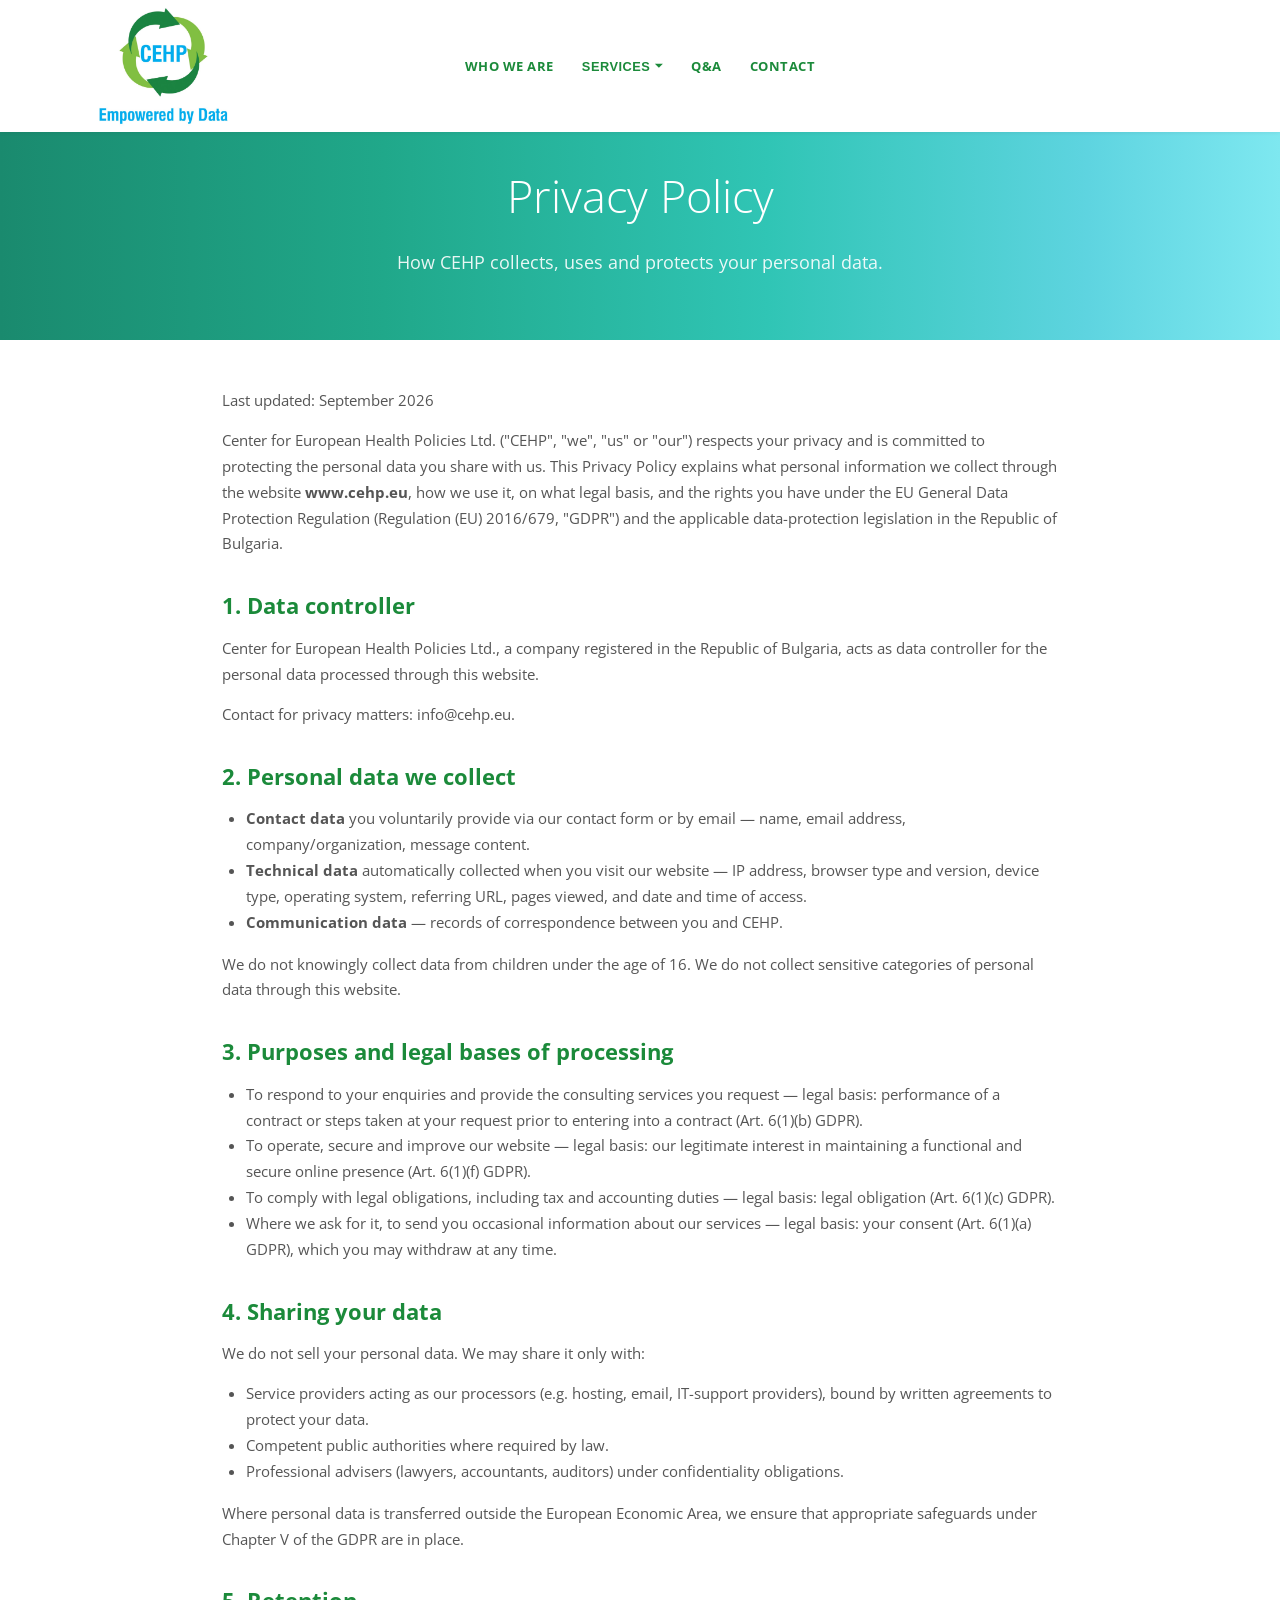
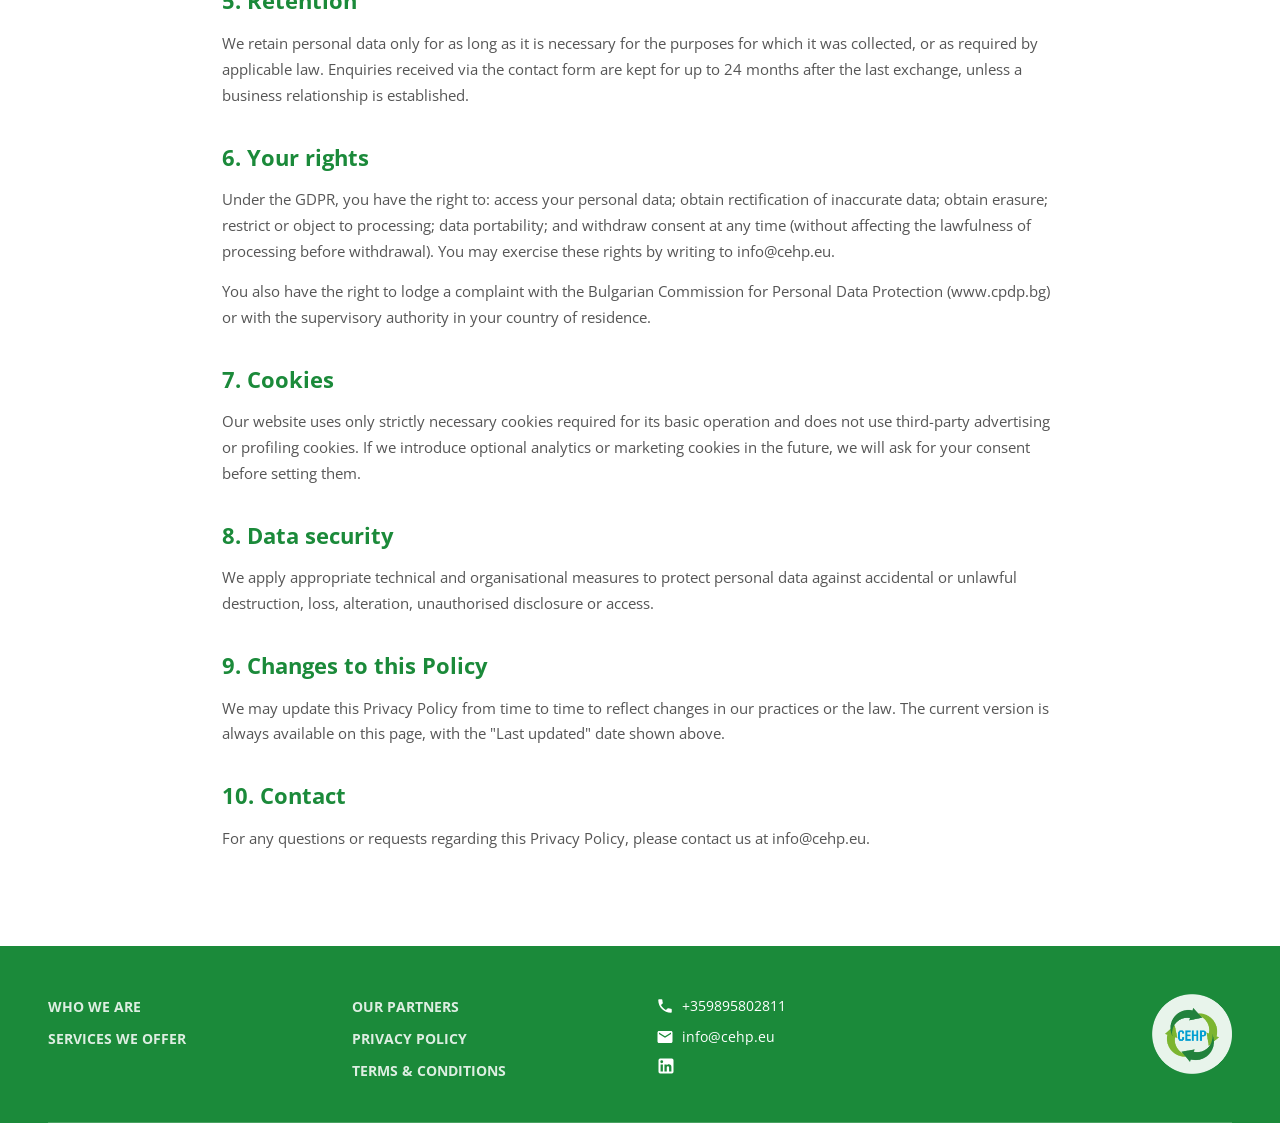
<file: privacy.html>
<!DOCTYPE html>
<html lang="en">
<head>
  <meta charset="UTF-8">
  <meta name="viewport" content="width=device-width, initial-scale=1.0">
  <title>Privacy Policy | CEHP - Center for European Health Policies</title>

  <meta name="description" content="Privacy Policy of CEHP - Center for European Health Policies. How we collect, use, store and protect personal data of visitors to www.cehp.eu.">
  <meta name="robots" content="index, follow">
  <link rel="canonical" href="https://www.cehp.eu/privacy">

  <link rel="preconnect" href="https://fonts.googleapis.com">
  <link rel="preconnect" href="https://fonts.gstatic.com" crossorigin>
  <link href="https://fonts.googleapis.com/css2?family=Open+Sans:ital,wght@0,300;0,400;0,500;0,600;0,700;1,400;1,600;1,700&display=swap" rel="stylesheet">
  <link rel="stylesheet" href="css/style.css">
  <style>
    .legal-wrap { max-width: 900px; margin: 0 auto; padding: 3rem 2rem 5rem; }
    .legal-wrap h2 { color: var(--green-heading); margin: 2rem 0 0.75rem; font-size: 1.35rem; }
    .legal-wrap h3 { color: var(--accent-blue); margin: 1.25rem 0 0.5rem; font-size: 1.05rem; }
    .legal-wrap p, .legal-wrap li { color: var(--text-gray); line-height: 1.7; font-size: 0.95rem; }
    .legal-wrap ul { list-style: disc; padding-left: 1.5rem; margin-bottom: 1rem; }
    .legal-wrap p { margin-bottom: 0.9rem; }
    .legal-updated { color: var(--text-muted); font-size: 0.85rem; margin-bottom: 2rem; }
  </style>
</head>
<body>

  <header class="header">
    <nav class="nav">
      <a href="index.html" class="nav-logo">
        <img src="images/main-logo.jpg" alt="CEHP" width="150" height="55">
      </a>
      <div class="nav-links">
        <a href="team.html" data-i18n="nav.who_we_are">Who We Are</a>
        <div class="nav-dropdown">
          <button class="nav-dropdown-toggle" data-i18n="nav.services">Services</button>
          <div class="nav-dropdown-menu">
            <a href="services.html" class="nav-dropdown-title" data-i18n="nav.our_services">Our Services</a>
            <div class="nav-dropdown-group">
              <a href="services.html#md-ivd" class="nav-dropdown-label" data-i18n="nav.medical_devices">Medical Devices</a>
              <a href="mdr.html" data-i18n="nav.mdr">MDR</a>
              <a href="ivdr.html" data-i18n="nav.ivdr">IVDR</a>
              <a href="clinical-trials.html" data-i18n="nav.clinical_investigations">Clinical Trials</a>
            </div>
            <a href="medicines.html" data-i18n="nav.pharmaceuticals">Pharmaceuticals</a>
            <a href="manufacturing.html" data-i18n="nav.for_manufacturers">For Manufacturers</a>
          </div>
        </div>
        <a href="qa.html" data-i18n="nav.qa">Q&amp;A</a>
        <a href="contact.html" data-i18n="nav.contact">Contact</a>
      </div>

      <div class="lang-switcher">
        <button class="lang-btn active" data-lang="en">EN</button>
        <span class="lang-sep">|</span>
        <button class="lang-btn" data-lang="bg">BG</button>
      </div>
      <button class="hamburger" aria-label="Open menu">
        <span></span><span></span><span></span>
      </button>
    </nav>
  </header>

  <div class="overlay"></div>
  <div class="mobile-nav">
    <button class="mobile-nav-close" aria-label="Close menu">&times;</button>
    <div class="mobile-nav-links">
      <a href="index.html" data-i18n="nav.home">Home</a>
      <a href="team.html" data-i18n="nav.who_we_are">Who We Are</a>
      <div class="mobile-nav-dropdown">
        <button class="mobile-nav-dropdown-toggle" data-i18n="nav.services">Services</button>
        <div class="mobile-nav-dropdown-menu">
          <a href="services.html" class="mobile-nav-dropdown-title" data-i18n="nav.our_services">Our Services</a>
          <a href="services.html#md-ivd" class="mobile-nav-dropdown-label" data-i18n="nav.medical_devices">Medical Devices</a>
          <a href="mdr.html" data-i18n="nav.mdr" class="mobile-nav-sub">MDR</a>
          <a href="ivdr.html" data-i18n="nav.ivdr" class="mobile-nav-sub">IVDR</a>
          <a href="clinical-trials.html" data-i18n="nav.clinical_investigations" class="mobile-nav-sub">Clinical Trials</a>
          <a href="medicines.html" data-i18n="nav.pharmaceuticals">Pharmaceuticals</a>
          <a href="manufacturing.html" data-i18n="nav.for_manufacturers">For Manufacturers</a>
        </div>
      </div>
      <a href="qa.html" data-i18n="nav.qa">Q&amp;A</a>
      <a href="contact.html" data-i18n="nav.contact">Contact</a>
    </div>
    <div class="lang-switcher">
      <button class="lang-btn active" data-lang="en">EN</button>
      <span class="lang-sep">|</span>
      <button class="lang-btn" data-lang="bg">BG</button>
    </div>
  </div>

  <section class="page-hero">
    <div class="container">
      <h1>Privacy Policy</h1>
      <p>How CEHP collects, uses and protects your personal data.</p>
    </div>
  </section>

  <section>
    <div class="legal-wrap">
      <p class="legal-updated">Last updated: September 2026</p>

      <p>Center for European Health Policies Ltd. ("CEHP", "we", "us" or "our") respects your privacy and is committed to protecting the personal data you share with us. This Privacy Policy explains what personal information we collect through the website <strong>www.cehp.eu</strong>, how we use it, on what legal basis, and the rights you have under the EU General Data Protection Regulation (Regulation (EU) 2016/679, "GDPR") and the applicable data-protection legislation in the Republic of Bulgaria.</p>

      <h2>1. Data controller</h2>
      <p>Center for European Health Policies Ltd., a company registered in the Republic of Bulgaria, acts as data controller for the personal data processed through this website.</p>
      <p>Contact for privacy matters: <a href="mailto:info@cehp.eu">info@cehp.eu</a>.</p>

      <h2>2. Personal data we collect</h2>
      <ul>
        <li><strong>Contact data</strong> you voluntarily provide via our contact form or by email — name, email address, company/organization, message content.</li>
        <li><strong>Technical data</strong> automatically collected when you visit our website — IP address, browser type and version, device type, operating system, referring URL, pages viewed, and date and time of access.</li>
        <li><strong>Communication data</strong> — records of correspondence between you and CEHP.</li>
      </ul>
      <p>We do not knowingly collect data from children under the age of 16. We do not collect sensitive categories of personal data through this website.</p>

      <h2>3. Purposes and legal bases of processing</h2>
      <ul>
        <li>To respond to your enquiries and provide the consulting services you request — legal basis: performance of a contract or steps taken at your request prior to entering into a contract (Art. 6(1)(b) GDPR).</li>
        <li>To operate, secure and improve our website — legal basis: our legitimate interest in maintaining a functional and secure online presence (Art. 6(1)(f) GDPR).</li>
        <li>To comply with legal obligations, including tax and accounting duties — legal basis: legal obligation (Art. 6(1)(c) GDPR).</li>
        <li>Where we ask for it, to send you occasional information about our services — legal basis: your consent (Art. 6(1)(a) GDPR), which you may withdraw at any time.</li>
      </ul>

      <h2>4. Sharing your data</h2>
      <p>We do not sell your personal data. We may share it only with:</p>
      <ul>
        <li>Service providers acting as our processors (e.g. hosting, email, IT-support providers), bound by written agreements to protect your data.</li>
        <li>Competent public authorities where required by law.</li>
        <li>Professional advisers (lawyers, accountants, auditors) under confidentiality obligations.</li>
      </ul>
      <p>Where personal data is transferred outside the European Economic Area, we ensure that appropriate safeguards under Chapter V of the GDPR are in place.</p>

      <h2>5. Retention</h2>
      <p>We retain personal data only for as long as it is necessary for the purposes for which it was collected, or as required by applicable law. Enquiries received via the contact form are kept for up to 24 months after the last exchange, unless a business relationship is established.</p>

      <h2>6. Your rights</h2>
      <p>Under the GDPR, you have the right to: access your personal data; obtain rectification of inaccurate data; obtain erasure; restrict or object to processing; data portability; and withdraw consent at any time (without affecting the lawfulness of processing before withdrawal). You may exercise these rights by writing to <a href="mailto:info@cehp.eu">info@cehp.eu</a>.</p>
      <p>You also have the right to lodge a complaint with the Bulgarian Commission for Personal Data Protection (<a href="https://www.cpdp.bg" target="_blank" rel="noopener noreferrer">www.cpdp.bg</a>) or with the supervisory authority in your country of residence.</p>

      <h2>7. Cookies</h2>
      <p>Our website uses only strictly necessary cookies required for its basic operation and does not use third-party advertising or profiling cookies. If we introduce optional analytics or marketing cookies in the future, we will ask for your consent before setting them.</p>

      <h2>8. Data security</h2>
      <p>We apply appropriate technical and organisational measures to protect personal data against accidental or unlawful destruction, loss, alteration, unauthorised disclosure or access.</p>

      <h2>9. Changes to this Policy</h2>
      <p>We may update this Privacy Policy from time to time to reflect changes in our practices or the law. The current version is always available on this page, with the "Last updated" date shown above.</p>

      <h2>10. Contact</h2>
      <p>For any questions or requests regarding this Privacy Policy, please contact us at <a href="mailto:info@cehp.eu">info@cehp.eu</a>.</p>
    </div>
  </section>

  <footer class="footer">
    <div class="container">
      <div class="footer-grid">
        <div class="footer-col">
          <ul>
            <li><a href="team.html"><strong data-i18n="footer.who_we_are">WHO WE ARE</strong></a></li>
            <li><a href="services.html"><strong data-i18n="footer.services">SERVICES WE OFFER</strong></a></li>
          </ul>
        </div>
        <div class="footer-col">
          <ul>
            <li><a href="index.html#partners"><strong data-i18n="footer.partners">OUR PARTNERS</strong></a></li>
            <li><a href="privacy.html"><strong data-i18n="footer.privacy">PRIVACY POLICY</strong></a></li>
            <li><a href="terms.html"><strong data-i18n="footer.terms">TERMS &amp; CONDITIONS</strong></a></li>
          </ul>
        </div>
        <div class="footer-col">
          <div class="footer-contact-item">
            <svg viewBox="0 0 24 24"><path d="M6.62 10.79c1.44 2.83 3.76 5.14 6.59 6.59l2.2-2.2c.27-.27.67-.36 1.02-.24 1.12.37 2.33.57 3.57.57.55 0 1 .45 1 1V20c0 .55-.45 1-1 1-9.39 0-17-7.61-17-17 0-.55.45-1 1-1h3.5c.55 0 1 .45 1 1 0 1.25.2 2.45.57 3.57.11.35.03.74-.25 1.02l-2.2 2.2z"/></svg>
            <a href="tel:+359895802811">+359895802811</a>
          </div>
          <div class="footer-contact-item">
            <svg viewBox="0 0 24 24"><path d="M20 4H4c-1.1 0-1.99.9-1.99 2L2 18c0 1.1.9 2 2 2h16c1.1 0 2-.9 2-2V6c0-1.1-.9-2-2-2zm0 4l-8 5-8-5V6l8 5 8-5v2z"/></svg>
            <a href="mailto:info@cehp.eu">info@cehp.eu</a>
          </div>
          <div class="footer-social">
            <a href="https://www.linkedin.com/company/center-for-european-health-policies-ltd/" target="_blank" rel="noopener noreferrer" aria-label="LinkedIn">
              <svg viewBox="0 0 24 24"><path d="M19 3a2 2 0 0 1 2 2v14a2 2 0 0 1-2 2H5a2 2 0 0 1-2-2V5a2 2 0 0 1 2-2h14m-.5 15.5v-5.3a3.26 3.26 0 0 0-3.26-3.26c-.85 0-1.84.52-2.32 1.3v-1.11h-2.79v8.37h2.79v-4.93c0-.77.62-1.4 1.39-1.4a1.4 1.4 0 0 1 1.4 1.4v4.93h2.79M6.88 8.56a1.68 1.68 0 0 0 1.68-1.68c0-.93-.75-1.69-1.68-1.69a1.69 1.69 0 0 0-1.69 1.69c0 .93.76 1.68 1.69 1.68m1.39 9.94v-8.37H5.5v8.37h2.77z"/></svg>
            </a>
          </div>
        </div>
        <div class="footer-logo">
          <img src="images/logo.png" alt="CEHP Logo" width="80" height="80">
        </div>
      </div>
    </div>
  </footer>

  <script src="js/i18n.js"></script>
  <script src="js/main.js"></script>
</body>
</html>
</file>
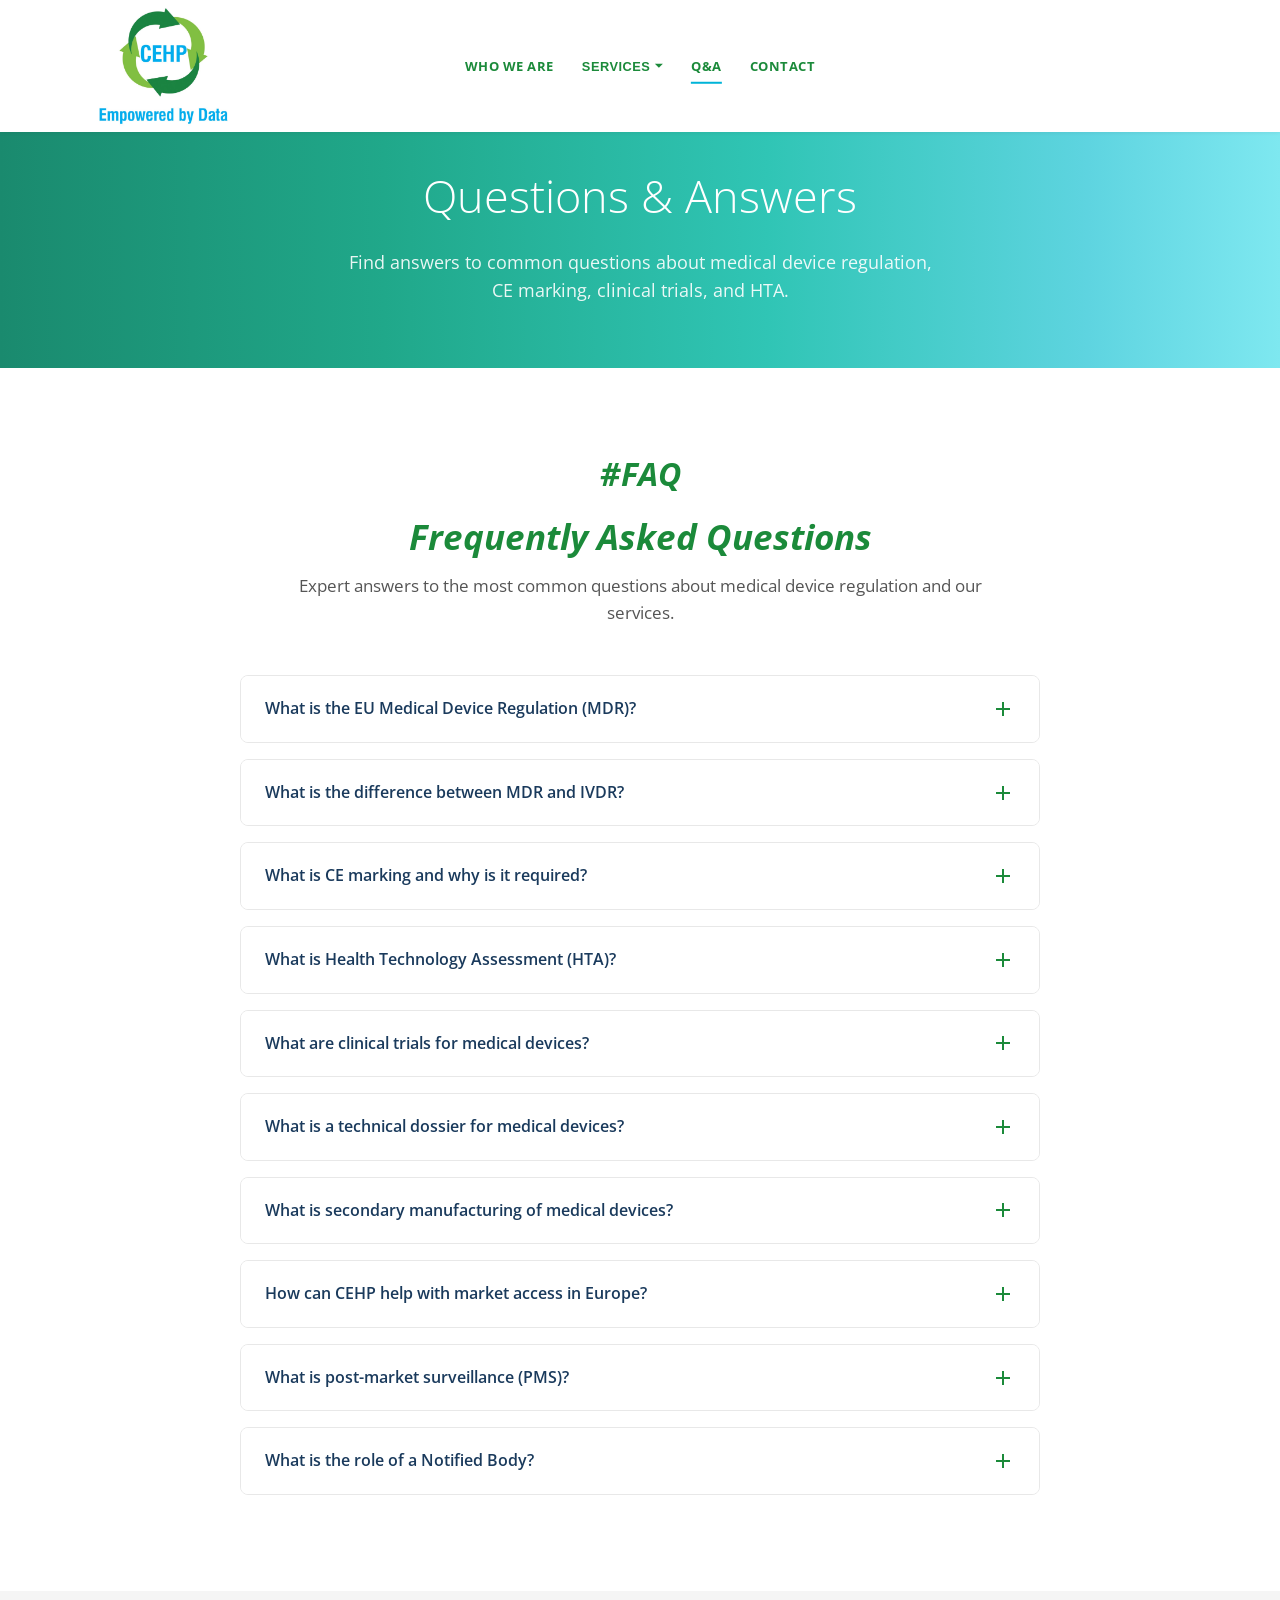
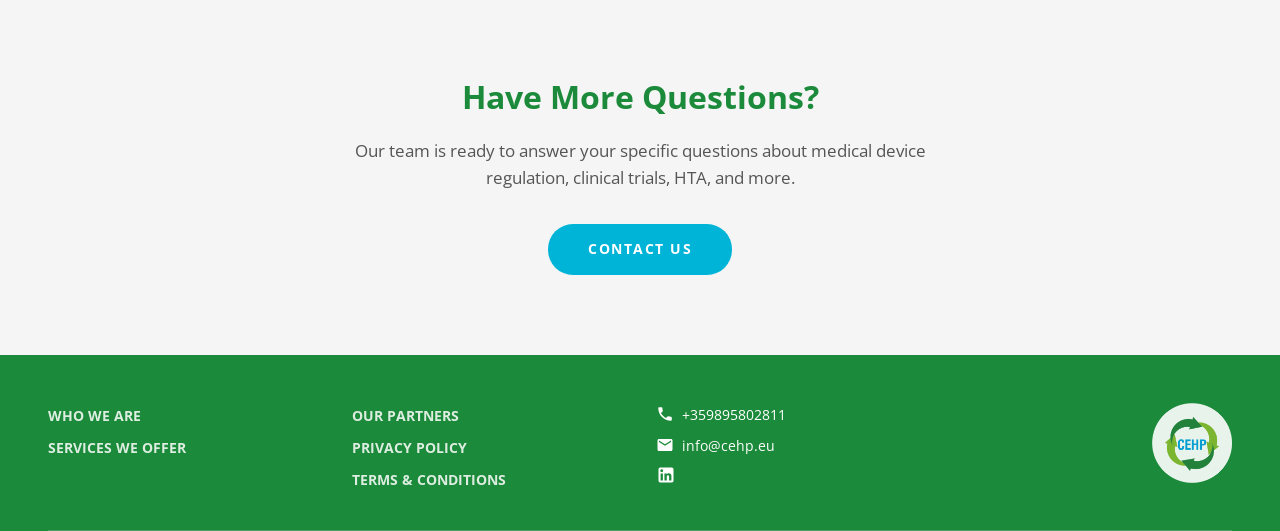
<file: qa.html>
<!DOCTYPE html>
<html lang="en">
<head>
  <meta charset="UTF-8">
  <meta name="viewport" content="width=device-width, initial-scale=1.0">
  <title>Q&A | CEHP - Medical Devices, CE Marking & HTA FAQ</title>

  <meta name="description" content="Frequently asked questions about medical devices regulation, CE marking, MDR, IVDR, clinical trials, HTA, technical dossier preparation, and Medtech consulting services from CEHP.">
  <meta name="keywords" content="Medical devices FAQ, MedDevs, IVDs, HTA, ОЗТ, CE marking, clinical trials, technical dossier preparation, manufacturing, packaging, Medtech, MDR FAQ, IVDR, conformity assessment, medical device regulation questions">
  <meta name="robots" content="index, follow">
  <link rel="canonical" href="https://www.cehp.eu/qa">

  <meta property="og:title" content="Q&A | CEHP - Medical Device Regulatory FAQ">
  <meta property="og:description" content="Find answers to common questions about medical device regulation, CE marking, clinical trials, and HTA.">
  <meta property="og:type" content="website">

  <script type="application/ld+json">
  {
    "@context": "https://schema.org",
    "@type": "FAQPage",
    "mainEntity": [
      {
        "@type": "Question",
        "name": "What is the EU Medical Device Regulation (MDR)?",
        "acceptedAnswer": {
          "@type": "Answer",
          "text": "The EU MDR (Regulation 2017/745) is the regulatory framework governing medical devices in the European Union. It replaced the Medical Devices Directive (MDD) and sets stricter requirements for clinical evidence, post-market surveillance, and traceability of medical devices."
        }
      },
      {
        "@type": "Question",
        "name": "What is CE marking for medical devices?",
        "acceptedAnswer": {
          "@type": "Answer",
          "text": "CE marking is the mandatory conformity marking for medical devices sold in the European Economic Area. It indicates that a device meets all applicable requirements of the MDR or IVDR and has undergone the appropriate conformity assessment procedure."
        }
      },
      {
        "@type": "Question",
        "name": "What is Health Technology Assessment (HTA)?",
        "acceptedAnswer": {
          "@type": "Answer",
          "text": "HTA is a systematic evaluation of the properties, effects, and impacts of health technologies including medical devices. It assesses clinical effectiveness, cost-effectiveness, and broader societal implications to support healthcare decision-making and market access."
        }
      },
      {
        "@type": "Question",
        "name": "What are clinical trials for medical devices?",
        "acceptedAnswer": {
          "@type": "Answer",
          "text": "Clinical trials for medical devices are systematic investigations designed to assess the safety and performance of a device. Under the MDR, clinical investigations must follow strict protocols and are essential for generating the clinical evidence required for CE marking."
        }
      },
      {
        "@type": "Question",
        "name": "What is a technical dossier for medical devices?",
        "acceptedAnswer": {
          "@type": "Answer",
          "text": "A technical dossier is a comprehensive collection of documentation that demonstrates a medical device meets all applicable regulatory requirements. It includes device description, design and manufacturing information, risk analysis, clinical evaluation, labelling, and post-market surveillance plans."
        }
      }
    ]
  }
  </script>

  <link rel="preconnect" href="https://fonts.googleapis.com">
  <link rel="preconnect" href="https://fonts.gstatic.com" crossorigin>
  <link href="https://fonts.googleapis.com/css2?family=Open+Sans:ital,wght@0,300;0,400;0,500;0,600;0,700;1,400;1,600;1,700&display=swap" rel="stylesheet">
  <link rel="stylesheet" href="css/style.css">
</head>
<body>

  <header class="header">
    <nav class="nav">
      <a href="index.html" class="nav-logo">
        <img src="images/main-logo.jpg" alt="CEHP" width="150" height="55">

      </a>
      <div class="nav-links">
        <a href="team.html" data-i18n="nav.who_we_are">Who We Are</a>
        <div class="nav-dropdown">
          <button class="nav-dropdown-toggle" data-i18n="nav.services">Services</button>
          <div class="nav-dropdown-menu">
            <a href="services.html" class="nav-dropdown-title" data-i18n="nav.our_services">Our Services</a>
            <div class="nav-dropdown-group">
              <a href="services.html#md-ivd" class="nav-dropdown-label" data-i18n="nav.medical_devices">Medical Devices</a>
              <a href="mdr.html" data-i18n="nav.mdr">MDR</a>
              <a href="ivdr.html" data-i18n="nav.ivdr">IVDR</a>
              <a href="clinical-trials.html" data-i18n="nav.clinical_investigations">Clinical Trials</a>
            </div>
            <a href="medicines.html" data-i18n="nav.pharmaceuticals">Pharmaceuticals</a>
            <a href="manufacturing.html" data-i18n="nav.for_manufacturers">For Manufacturers</a>
          </div>
        </div>
        <a href="qa.html" data-i18n="nav.qa">Q&amp;A</a>
        <a href="contact.html" data-i18n="nav.contact">Contact</a>
      </div>

      <div class="lang-switcher">
        <button class="lang-btn active" data-lang="en">EN</button>
        <span class="lang-sep">|</span>
        <button class="lang-btn" data-lang="bg">BG</button>
      </div>
      <button class="hamburger" aria-label="Open menu">
        <span></span><span></span><span></span>
      </button>
    </nav>
  </header>

  <div class="overlay"></div>
  <div class="mobile-nav">
    <button class="mobile-nav-close" aria-label="Close menu">&times;</button>
    <div class="mobile-nav-links">
      <a href="index.html" data-i18n="nav.home">Home</a>
      <a href="team.html" data-i18n="nav.who_we_are">Who We Are</a>
      <div class="mobile-nav-dropdown">
        <button class="mobile-nav-dropdown-toggle" data-i18n="nav.services">Services</button>
        <div class="mobile-nav-dropdown-menu">
          <a href="services.html" class="mobile-nav-dropdown-title" data-i18n="nav.our_services">Our Services</a>
          <a href="services.html#md-ivd" class="mobile-nav-dropdown-label" data-i18n="nav.medical_devices">Medical Devices</a>
          <a href="mdr.html" data-i18n="nav.mdr" class="mobile-nav-sub">MDR</a>
          <a href="ivdr.html" data-i18n="nav.ivdr" class="mobile-nav-sub">IVDR</a>
          <a href="clinical-trials.html" data-i18n="nav.clinical_investigations" class="mobile-nav-sub">Clinical Trials</a>
          <a href="medicines.html" data-i18n="nav.pharmaceuticals">Pharmaceuticals</a>
          <a href="manufacturing.html" data-i18n="nav.for_manufacturers">For Manufacturers</a>
        </div>
      </div>
      <a href="qa.html" data-i18n="nav.qa">Q&amp;A</a>
      <a href="contact.html" data-i18n="nav.contact">Contact</a>
    </div>
    <div class="lang-switcher">
      <button class="lang-btn active" data-lang="en">EN</button>
      <span class="lang-sep">|</span>
      <button class="lang-btn" data-lang="bg">BG</button>
    </div>
  </div>

  <section class="page-hero">
    <div class="container">
      <h1 data-i18n="qa.hero_title">Questions &amp; Answers</h1>
      <p data-i18n="qa.hero_p">Find answers to common questions about medical device regulation, CE marking, clinical trials, and HTA.</p>
    </div>
  </section>

  <section class="qa">
    <div class="container">
      <p class="section-label" data-i18n="qa.section_label">#FAQ</p>
      <h2 class="section-title" data-i18n="qa.section_title">Frequently Asked Questions</h2>
      <p class="section-subtitle" data-i18n="qa.section_subtitle">Expert answers to the most common questions about medical device regulation and our services.</p>

      <div class="qa-list">
        <!-- Q1 -->
        <div class="qa-item">
          <div class="qa-question">
            <h3 data-i18n="qa.q1">What is the EU Medical Device Regulation (MDR)?</h3>
            <svg class="toggle" viewBox="0 0 24 24" fill="none" stroke="currentColor" stroke-width="2"><line x1="12" y1="5" x2="12" y2="19"/><line x1="5" y1="12" x2="19" y2="12"/></svg>
          </div>
          <div class="qa-answer">
            <div class="qa-answer-inner" data-i18n="qa.a1">
              The EU MDR (Regulation 2017/745) is the regulatory framework governing medical devices in the European Union. It replaced the Medical Devices Directive (MDD) and sets stricter requirements for clinical evidence, post-market surveillance, and traceability of medical devices. The MDR applies to all medical devices (MedDevs) placed on the EU market and requires manufacturers to demonstrate conformity through a comprehensive technical dossier and, for higher-risk devices, involvement of a Notified Body for CE marking.
            </div>
          </div>
        </div>

        <!-- Q2 -->
        <div class="qa-item">
          <div class="qa-question">
            <h3 data-i18n="qa.q2">What is the difference between MDR and IVDR?</h3>
            <svg class="toggle" viewBox="0 0 24 24" fill="none" stroke="currentColor" stroke-width="2"><line x1="12" y1="5" x2="12" y2="19"/><line x1="5" y1="12" x2="19" y2="12"/></svg>
          </div>
          <div class="qa-answer">
            <div class="qa-answer-inner" data-i18n="qa.a2">
              The MDR (EU 2017/745) governs medical devices, while the IVDR (EU 2017/746) specifically regulates in vitro diagnostic medical devices (IVDs). While both regulations share similar principles regarding safety, performance, and post-market obligations, the IVDR has specific requirements for performance evaluation, including analytical and clinical performance studies unique to IVDs. Both require CE marking for market access in Europe.
            </div>
          </div>
        </div>

        <!-- Q3 -->
        <div class="qa-item">
          <div class="qa-question">
            <h3 data-i18n="qa.q3">What is CE marking and why is it required?</h3>
            <svg class="toggle" viewBox="0 0 24 24" fill="none" stroke="currentColor" stroke-width="2"><line x1="12" y1="5" x2="12" y2="19"/><line x1="5" y1="12" x2="19" y2="12"/></svg>
          </div>
          <div class="qa-answer">
            <div class="qa-answer-inner" data-i18n="qa.a3">
              CE marking is the mandatory conformity marking for medical devices sold in the European Economic Area (EEA). It indicates that a device meets all applicable requirements of the MDR or IVDR and has undergone the appropriate conformity assessment procedure. Without CE marking, a medical device or IVD cannot be legally placed on the European market. The process involves preparing a technical dossier, conducting clinical evaluation, and for most devices, obtaining certification from a Notified Body.
            </div>
          </div>
        </div>

        <!-- Q4 -->
        <div class="qa-item">
          <div class="qa-question">
            <h3 data-i18n="qa.q4">What is Health Technology Assessment (HTA)?</h3>
            <svg class="toggle" viewBox="0 0 24 24" fill="none" stroke="currentColor" stroke-width="2"><line x1="12" y1="5" x2="12" y2="19"/><line x1="5" y1="12" x2="19" y2="12"/></svg>
          </div>
          <div class="qa-answer">
            <div class="qa-answer-inner" data-i18n="qa.a4">
              Health Technology Assessment (HTA), known in Bulgarian as Оценка на здравни технологии (ОЗТ), is a systematic evaluation of the properties, effects, and impacts of health technologies including medical devices. HTA assesses clinical effectiveness, cost-effectiveness, safety, and broader societal implications to support informed healthcare decision-making. For MedTech companies, HTA is increasingly important for market access and reimbursement decisions across EU member states.
            </div>
          </div>
        </div>

        <!-- Q5 -->
        <div class="qa-item">
          <div class="qa-question">
            <h3 data-i18n="qa.q5">What are clinical trials for medical devices?</h3>
            <svg class="toggle" viewBox="0 0 24 24" fill="none" stroke="currentColor" stroke-width="2"><line x1="12" y1="5" x2="12" y2="19"/><line x1="5" y1="12" x2="19" y2="12"/></svg>
          </div>
          <div class="qa-answer">
            <div class="qa-answer-inner" data-i18n="qa.a5">
              Clinical trials (clinical investigations) for medical devices are systematic studies designed to assess the safety and performance of a device in human subjects. Under the MDR, clinical investigations must follow strict protocols compliant with ISO 14155 and require approval from national competent authorities and ethics committees. They are essential for generating the clinical evidence required for CE marking, particularly for higher-risk and novel medical devices.
            </div>
          </div>
        </div>

        <!-- Q6 -->
        <div class="qa-item">
          <div class="qa-question">
            <h3 data-i18n="qa.q6">What is a technical dossier for medical devices?</h3>
            <svg class="toggle" viewBox="0 0 24 24" fill="none" stroke="currentColor" stroke-width="2"><line x1="12" y1="5" x2="12" y2="19"/><line x1="5" y1="12" x2="19" y2="12"/></svg>
          </div>
          <div class="qa-answer">
            <div class="qa-answer-inner" data-i18n="qa.a6">
              A technical dossier (technical documentation) is a comprehensive collection of documentation that demonstrates a medical device meets all applicable regulatory requirements under the MDR or IVDR. It typically includes: device description and specifications, design and manufacturing information, risk management file (ISO 14971), clinical evaluation report, biocompatibility assessment, labelling and instructions for use, and post-market surveillance plan. Technical dossier preparation is a core service offered by CEHP.
            </div>
          </div>
        </div>

        <!-- Q7 -->
        <div class="qa-item">
          <div class="qa-question">
            <h3 data-i18n="qa.q7">What is secondary manufacturing of medical devices?</h3>
            <svg class="toggle" viewBox="0 0 24 24" fill="none" stroke="currentColor" stroke-width="2"><line x1="12" y1="5" x2="12" y2="19"/><line x1="5" y1="12" x2="19" y2="12"/></svg>
          </div>
          <div class="qa-answer">
            <div class="qa-answer-inner" data-i18n="qa.a7">
              Secondary manufacturing refers to processes performed on medical devices after primary production, including packaging, labelling, sterilization, kitting, and preparation for distribution. It is subject to strict regulatory requirements under the MDR/IVDR, including GMP (Good Manufacturing Practice) and GDP (Good Distribution Practice) compliance. CEHP supports manufacturers in establishing and optimizing secondary manufacturing operations while maintaining full regulatory compliance.
            </div>
          </div>
        </div>

        <!-- Q8 -->
        <div class="qa-item">
          <div class="qa-question">
            <h3 data-i18n="qa.q8">How can CEHP help with market access in Europe?</h3>
            <svg class="toggle" viewBox="0 0 24 24" fill="none" stroke="currentColor" stroke-width="2"><line x1="12" y1="5" x2="12" y2="19"/><line x1="5" y1="12" x2="19" y2="12"/></svg>
          </div>
          <div class="qa-answer">
            <div class="qa-answer-inner" data-i18n="qa.a8">
              CEHP provides comprehensive market access support for medical device and IVD manufacturers entering or expanding within the European market. Our services include regulatory strategy development, CE marking support, HTA dossier preparation, reimbursement strategy, pricing analysis, distribution channel setup, and ongoing regulatory compliance management. We combine deep regulatory expertise with practical market knowledge to help MedTech companies successfully launch and commercialize their products across EU member states.
            </div>
          </div>
        </div>

        <!-- Q9 -->
        <div class="qa-item">
          <div class="qa-question">
            <h3 data-i18n="qa.q9">What is post-market surveillance (PMS)?</h3>
            <svg class="toggle" viewBox="0 0 24 24" fill="none" stroke="currentColor" stroke-width="2"><line x1="12" y1="5" x2="12" y2="19"/><line x1="5" y1="12" x2="19" y2="12"/></svg>
          </div>
          <div class="qa-answer">
            <div class="qa-answer-inner" data-i18n="qa.a9">
              Post-market surveillance (PMS) is a systematic process for collecting and analyzing data about the performance and safety of a medical device once it is on the market. Under the MDR/IVDR, manufacturers are required to proactively plan and implement PMS systems, produce PMS reports and Periodic Safety Update Reports (PSURs), and conduct Post-Market Clinical Follow-up (PMCF) studies. PMS is essential for maintaining CE marking and ensuring continued patient safety.
            </div>
          </div>
        </div>

        <!-- Q10 -->
        <div class="qa-item">
          <div class="qa-question">
            <h3 data-i18n="qa.q10">What is the role of a Notified Body?</h3>
            <svg class="toggle" viewBox="0 0 24 24" fill="none" stroke="currentColor" stroke-width="2"><line x1="12" y1="5" x2="12" y2="19"/><line x1="5" y1="12" x2="19" y2="12"/></svg>
          </div>
          <div class="qa-answer">
            <div class="qa-answer-inner" data-i18n="qa.a10">
              A Notified Body is an organization designated by an EU member state to assess the conformity of medical devices before they can be placed on the market. For higher-risk medical devices (Class IIa, IIb, III) and certain IVDs, Notified Body involvement is mandatory for the conformity assessment process. The Notified Body reviews the technical documentation, conducts audits of the quality management system, and issues CE certificates. CEHP assists manufacturers throughout the entire Notified Body engagement process.
            </div>
          </div>
        </div>
      </div>
    </div>
  </section>

  <!-- CTA -->
  <section class="wwa-cta">
    <div class="container">
      <h2 data-i18n="qa.cta_title">Have More Questions?</h2>
      <p data-i18n="qa.cta_p">Our team is ready to answer your specific questions about medical device regulation, clinical trials, HTA, and more.</p>
      <a href="contact.html" class="btn btn-primary" data-i18n="qa.cta_btn">Contact Us</a>
    </div>
  </section>

  <footer class="footer">
    <div class="container">
      <div class="footer-grid">
        <div class="footer-col">
          <ul>
            <li><a href="team.html"><strong data-i18n="footer.who_we_are">WHO WE ARE</strong></a></li>
            <li><a href="services.html"><strong data-i18n="footer.services">SERVICES WE OFFER</strong></a></li>
          </ul>
        </div>
        <div class="footer-col">
          <ul>
            <li><a href="index.html#partners"><strong data-i18n="footer.partners">OUR PARTNERS</strong></a></li>
            <li><a href="privacy.html"><strong data-i18n="footer.privacy">PRIVACY POLICY</strong></a></li>
            <li><a href="terms.html"><strong data-i18n="footer.terms">TERMS &amp; CONDITIONS</strong></a></li>
          </ul>
        </div>
        <div class="footer-col">
          <div class="footer-contact-item">
            <svg viewBox="0 0 24 24"><path d="M6.62 10.79c1.44 2.83 3.76 5.14 6.59 6.59l2.2-2.2c.27-.27.67-.36 1.02-.24 1.12.37 2.33.57 3.57.57.55 0 1 .45 1 1V20c0 .55-.45 1-1 1-9.39 0-17-7.61-17-17 0-.55.45-1 1-1h3.5c.55 0 1 .45 1 1 0 1.25.2 2.45.57 3.57.11.35.03.74-.25 1.02l-2.2 2.2z"/></svg>
            <a href="tel:+359895802811">+359895802811</a>
          </div>
          <div class="footer-contact-item">
            <svg viewBox="0 0 24 24"><path d="M20 4H4c-1.1 0-1.99.9-1.99 2L2 18c0 1.1.9 2 2 2h16c1.1 0 2-.9 2-2V6c0-1.1-.9-2-2-2zm0 4l-8 5-8-5V6l8 5 8-5v2z"/></svg>
            <a href="mailto:info@cehp.eu">info@cehp.eu</a>
          </div>
          <div class="footer-social">
            <a href="https://www.linkedin.com/company/center-for-european-health-policies-ltd/" target="_blank" rel="noopener noreferrer" aria-label="LinkedIn">
              <svg viewBox="0 0 24 24"><path d="M19 3a2 2 0 0 1 2 2v14a2 2 0 0 1-2 2H5a2 2 0 0 1-2-2V5a2 2 0 0 1 2-2h14m-.5 15.5v-5.3a3.26 3.26 0 0 0-3.26-3.26c-.85 0-1.84.52-2.32 1.3v-1.11h-2.79v8.37h2.79v-4.93c0-.77.62-1.4 1.39-1.4a1.4 1.4 0 0 1 1.4 1.4v4.93h2.79M6.88 8.56a1.68 1.68 0 0 0 1.68-1.68c0-.93-.75-1.69-1.68-1.69a1.69 1.69 0 0 0-1.69 1.69c0 .93.76 1.68 1.69 1.68m1.39 9.94v-8.37H5.5v8.37h2.77z"/></svg>
            </a>
          </div>
        </div>
        <div class="footer-logo">
          <img src="images/logo.png" alt="CEHP Logo" width="80" height="80">
        </div>
      </div>
    </div>
  </footer>

  <script src="js/i18n.js"></script>
  <script src="js/main.js"></script>
</body>
</html>
</file>
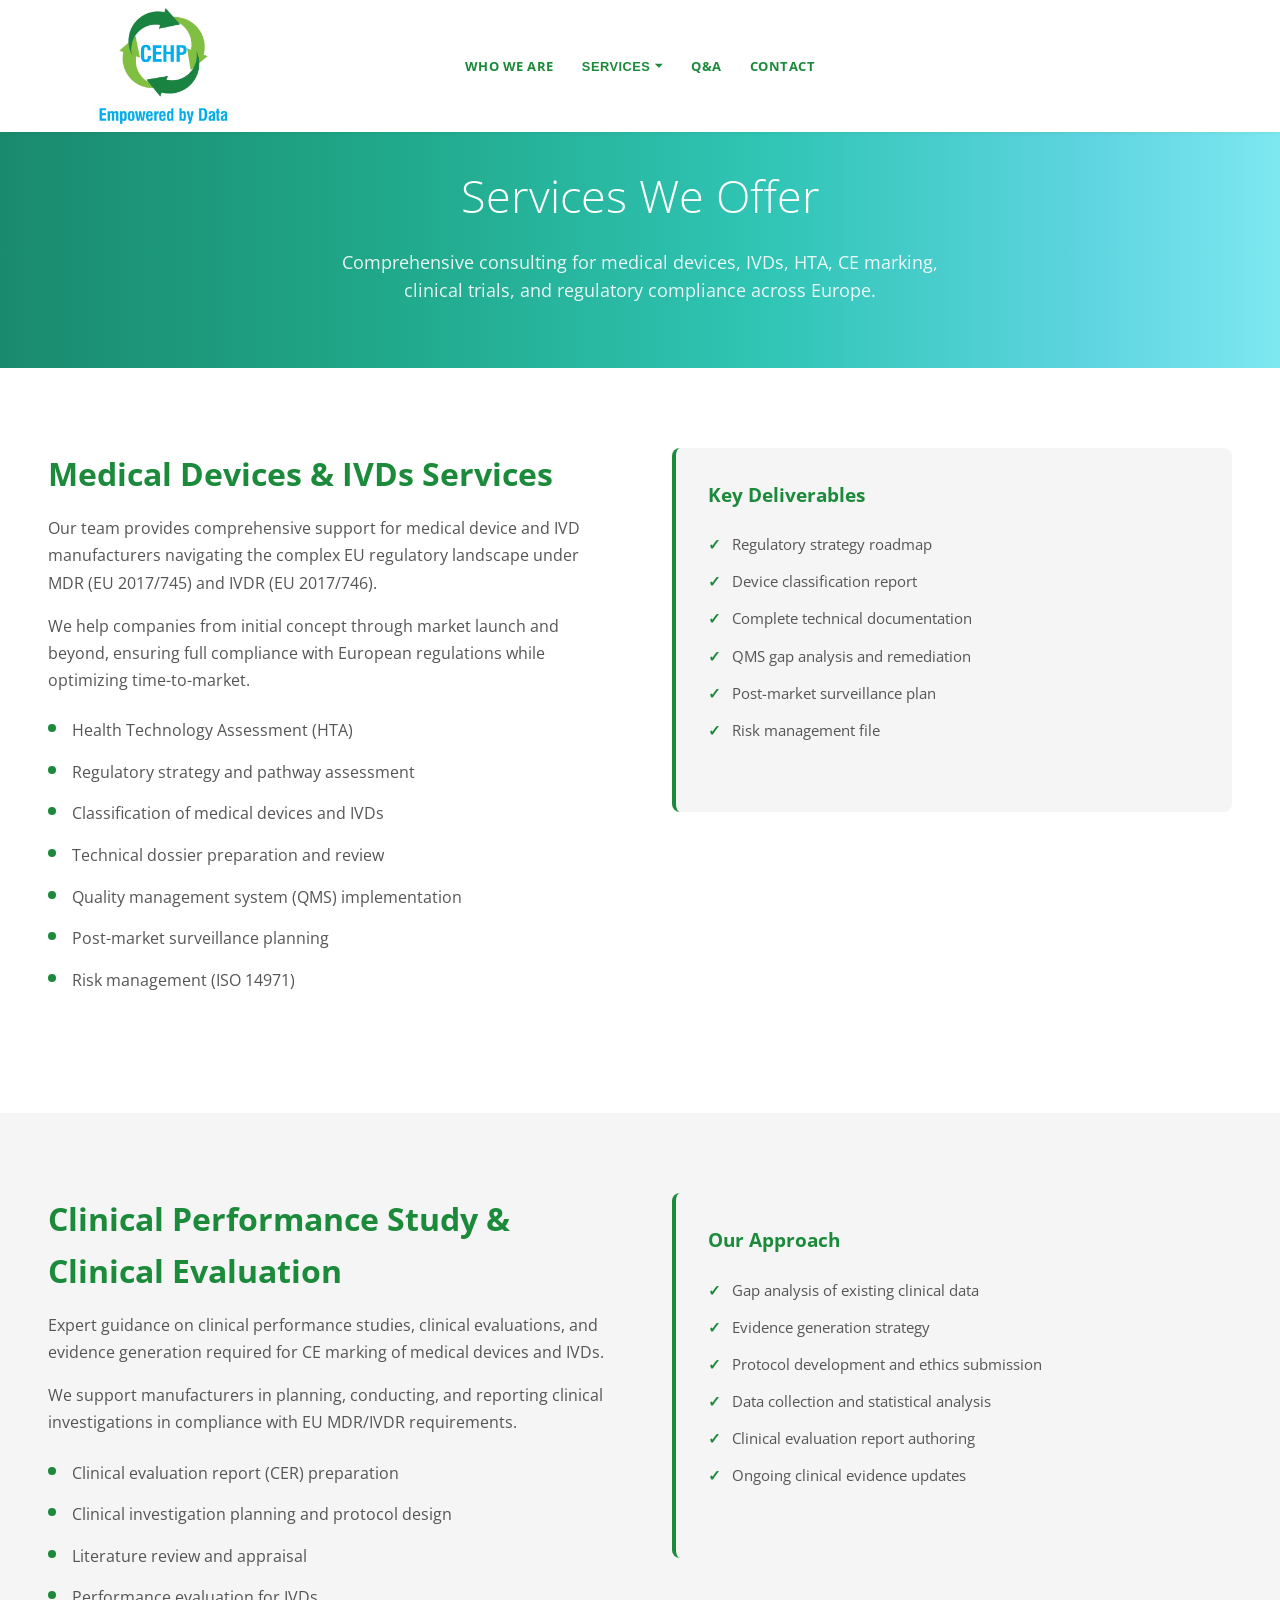
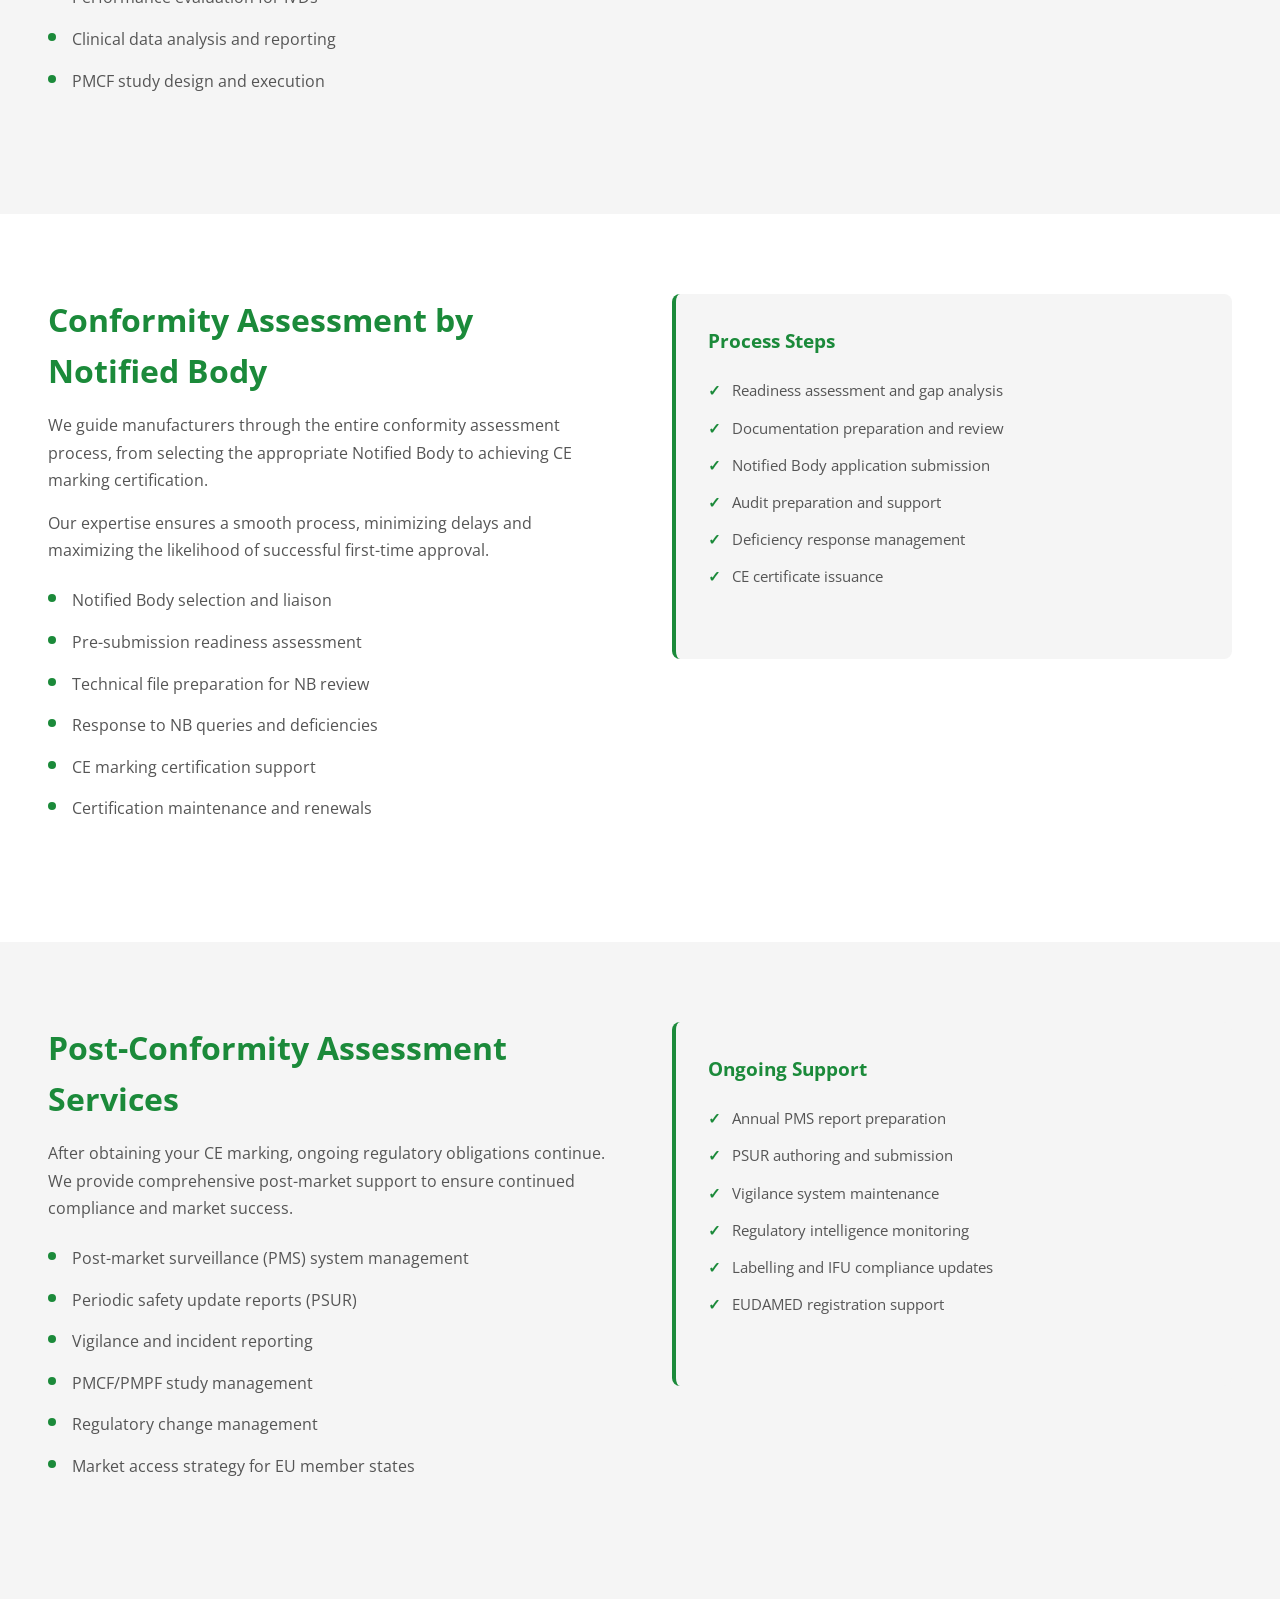
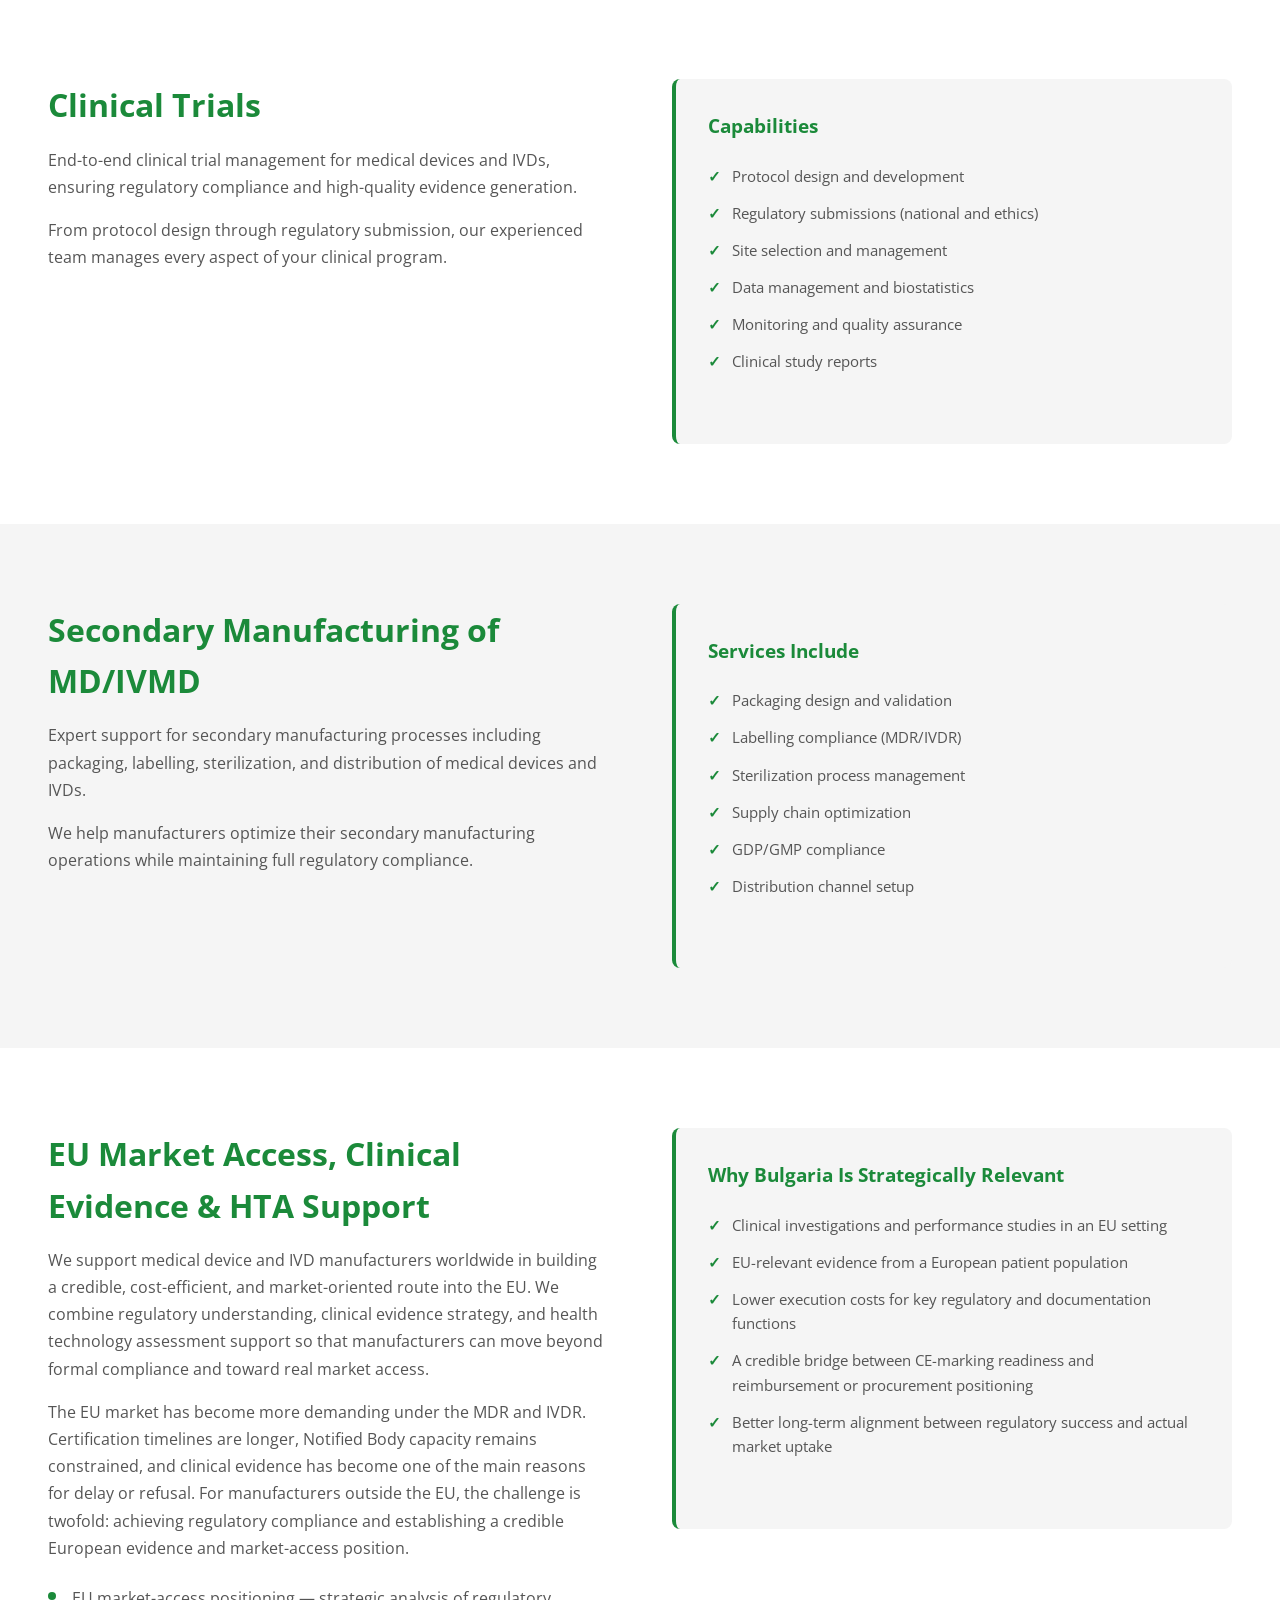
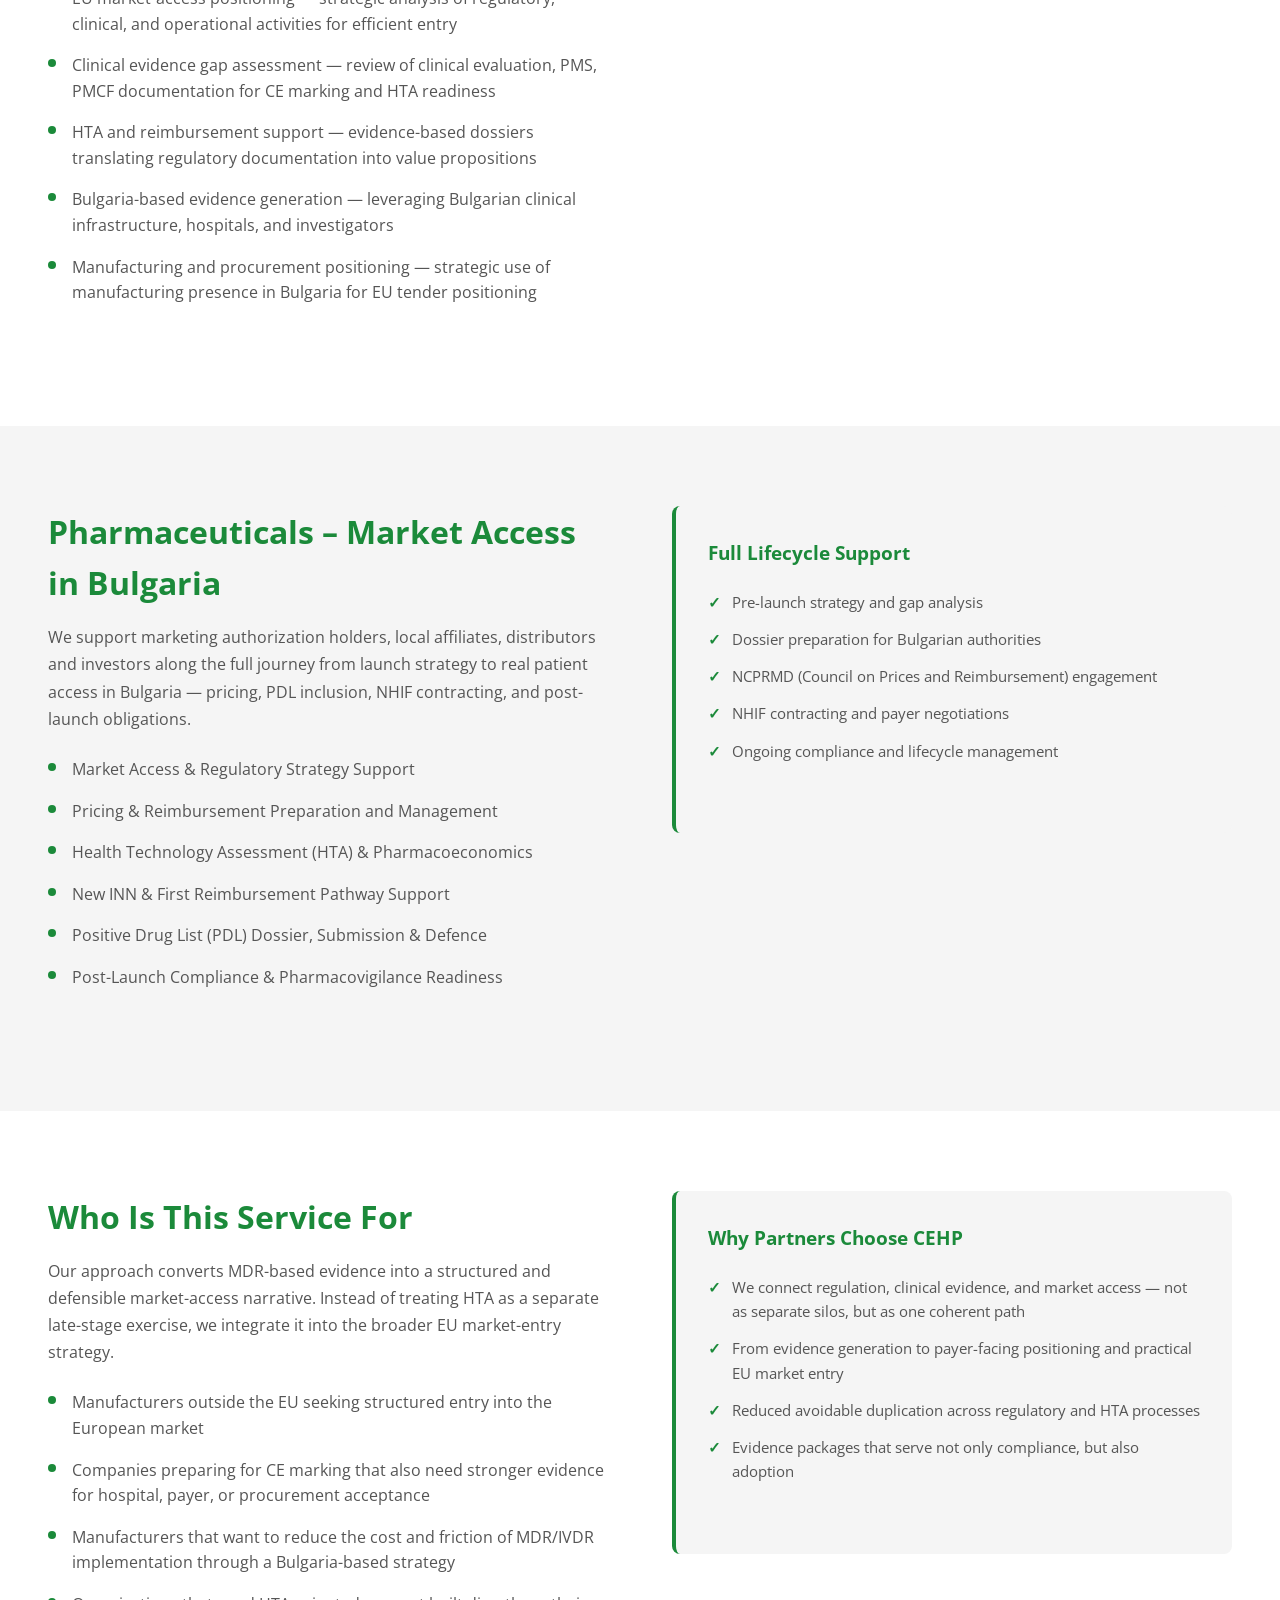
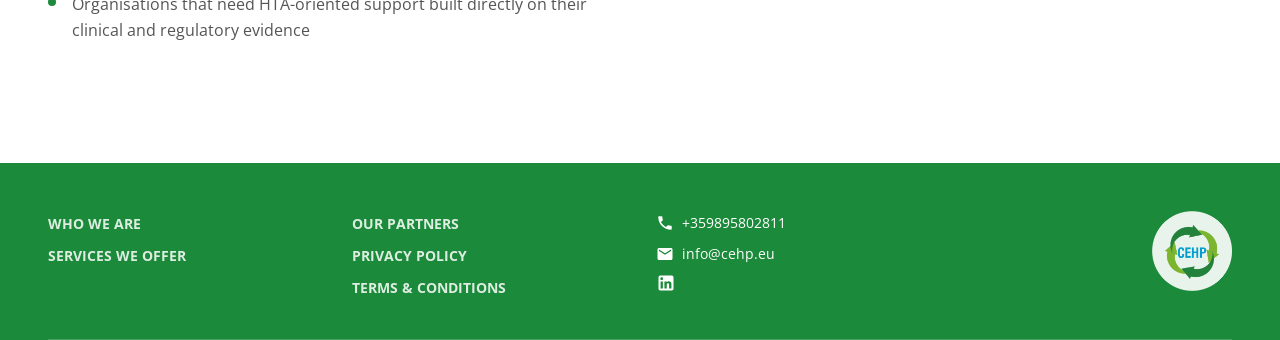
<file: services.html>
<!DOCTYPE html>
<html lang="en">
<head>
  <meta charset="UTF-8">
  <meta name="viewport" content="width=device-width, initial-scale=1.0">
  <title>Services | CEHP - Medical Devices, IVDs, HTA, CE Marking Consulting</title>

  <meta name="description" content="CEHP offers expert consulting services for medical devices, MedDevs, IVDs, HTA, CE marking, clinical trials, technical dossier preparation, manufacturing, packaging, and Medtech regulatory compliance.">
  <meta name="keywords" content="Medical devices, MedDevs, IVDs, HTA, ОЗТ, CE marking, clinical trials, technical dossier preparation, manufacturing, packaging, Medtech, MDR, IVDR, conformity assessment, clinical evaluation, regulatory consulting">
  <meta name="robots" content="index, follow">
  <link rel="canonical" href="https://www.cehp.eu/services">

  <meta property="og:title" content="Services | CEHP - Medical Device & IVD Consulting">
  <meta property="og:description" content="Comprehensive consulting services for medical devices, IVDs, HTA, CE marking, clinical trials, and Medtech regulatory compliance.">
  <meta property="og:type" content="website">
  <meta property="og:url" content="https://www.cehp.eu/services">

  <script type="application/ld+json">
  {
    "@context": "https://schema.org",
    "@type": "Service",
    "serviceType": "Medical Device Regulatory Consulting",
    "provider": {
      "@type": "Organization",
      "name": "CEHP - Center for European Health Policies"
    },
    "description": "Expert consulting in medical devices, IVDs, HTA, CE marking, clinical trials, technical dossier preparation, manufacturing, and packaging.",
    "areaServed": "Europe",
    "hasOfferCatalog": {
      "@type": "OfferCatalog",
      "name": "CEHP Services",
      "itemListElement": [
        {"@type": "Offer", "itemOffered": {"@type": "Service", "name": "Medical Devices & IVDs Regulatory Consulting"}},
        {"@type": "Offer", "itemOffered": {"@type": "Service", "name": "Clinical Performance Study & Evaluation"}},
        {"@type": "Offer", "itemOffered": {"@type": "Service", "name": "Conformity Assessment Support"}},
        {"@type": "Offer", "itemOffered": {"@type": "Service", "name": "Clinical Trials Management"}},
        {"@type": "Offer", "itemOffered": {"@type": "Service", "name": "Secondary Manufacturing of MD/IVMD"}},
        {"@type": "Offer", "itemOffered": {"@type": "Service", "name": "Technical Dossier Preparation"}}
      ]
    }
  }
  </script>

  <link rel="preconnect" href="https://fonts.googleapis.com">
  <link rel="preconnect" href="https://fonts.gstatic.com" crossorigin>
  <link href="https://fonts.googleapis.com/css2?family=Open+Sans:ital,wght@0,300;0,400;0,500;0,600;0,700;1,400;1,600;1,700&display=swap" rel="stylesheet">
  <link rel="stylesheet" href="css/style.css">
</head>
<body>

  <header class="header">
    <nav class="nav">
      <a href="index.html" class="nav-logo">
        <img src="images/main-logo.jpg" alt="CEHP" width="150" height="55">

      </a>
      <div class="nav-links">
        <a href="team.html" data-i18n="nav.who_we_are">Who We Are</a>
        <div class="nav-dropdown">
          <button class="nav-dropdown-toggle" data-i18n="nav.services">Services</button>
          <div class="nav-dropdown-menu">
            <a href="services.html" class="nav-dropdown-title" data-i18n="nav.our_services">Our Services</a>
            <div class="nav-dropdown-group">
              <a href="services.html#md-ivd" class="nav-dropdown-label" data-i18n="nav.medical_devices">Medical Devices</a>
              <a href="mdr.html" data-i18n="nav.mdr">MDR</a>
              <a href="ivdr.html" data-i18n="nav.ivdr">IVDR</a>
              <a href="clinical-trials.html" data-i18n="nav.clinical_investigations">Clinical Trials</a>
            </div>
            <a href="medicines.html" data-i18n="nav.pharmaceuticals">Pharmaceuticals</a>
            <a href="manufacturing.html" data-i18n="nav.for_manufacturers">For Manufacturers</a>
          </div>
        </div>
        <a href="qa.html" data-i18n="nav.qa">Q&amp;A</a>
        <a href="contact.html" data-i18n="nav.contact">Contact</a>
      </div>

      <div class="lang-switcher">
        <button class="lang-btn active" data-lang="en">EN</button>
        <span class="lang-sep">|</span>
        <button class="lang-btn" data-lang="bg">BG</button>
      </div>
      <button class="hamburger" aria-label="Open menu">
        <span></span><span></span><span></span>
      </button>
    </nav>
  </header>

  <div class="overlay"></div>
  <div class="mobile-nav">
    <button class="mobile-nav-close" aria-label="Close menu">&times;</button>
    <div class="mobile-nav-links">
      <a href="index.html" data-i18n="nav.home">Home</a>
      <a href="team.html" data-i18n="nav.who_we_are">Who We Are</a>
      <div class="mobile-nav-dropdown">
        <button class="mobile-nav-dropdown-toggle" data-i18n="nav.services">Services</button>
        <div class="mobile-nav-dropdown-menu">
          <a href="services.html" class="mobile-nav-dropdown-title" data-i18n="nav.our_services">Our Services</a>
          <a href="services.html#md-ivd" class="mobile-nav-dropdown-label" data-i18n="nav.medical_devices">Medical Devices</a>
          <a href="mdr.html" data-i18n="nav.mdr" class="mobile-nav-sub">MDR</a>
          <a href="ivdr.html" data-i18n="nav.ivdr" class="mobile-nav-sub">IVDR</a>
          <a href="clinical-trials.html" data-i18n="nav.clinical_investigations" class="mobile-nav-sub">Clinical Trials</a>
          <a href="medicines.html" data-i18n="nav.pharmaceuticals">Pharmaceuticals</a>
          <a href="manufacturing.html" data-i18n="nav.for_manufacturers">For Manufacturers</a>
        </div>
      </div>
      <a href="qa.html" data-i18n="nav.qa">Q&amp;A</a>
      <a href="contact.html" data-i18n="nav.contact">Contact</a>
    </div>
    <div class="lang-switcher">
      <button class="lang-btn active" data-lang="en">EN</button>
      <span class="lang-sep">|</span>
      <button class="lang-btn" data-lang="bg">BG</button>
    </div>
  </div>

  <!-- Page Hero -->
  <section class="page-hero">
    <div class="container">
      <h1 data-i18n="services.hero_title">Services We Offer</h1>
      <p data-i18n="services.hero_p">Comprehensive consulting for medical devices, IVDs, HTA, CE marking, clinical trials, and regulatory compliance across Europe.</p>
    </div>
  </section>

  <!-- Service 1 -->
  <section class="service-detail" id="md-ivd">
    <div class="container">
      <div class="service-detail-grid">
        <div class="animate-on-scroll">
          <h2 data-i18n="services.s1_title">Medical Devices &amp; IVDs Services</h2>
          <p data-i18n="services.s1_p1">Our team provides comprehensive support for medical device and IVD manufacturers navigating the complex EU regulatory landscape under MDR (EU 2017/745) and IVDR (EU 2017/746).</p>
          <p data-i18n="services.s1_p2">We help companies from initial concept through market launch and beyond, ensuring full compliance with European regulations while optimizing time-to-market.</p>
          <ul>
            <li data-i18n="services.s1_li1">Health Technology Assessment (HTA)</li>
            <li data-i18n="services.s1_li2">Regulatory strategy and pathway assessment</li>
            <li data-i18n="services.s1_li3">Classification of medical devices and IVDs</li>
            <li data-i18n="services.s1_li4">Technical dossier preparation and review</li>
            <li data-i18n="services.s1_li5">Quality management system (QMS) implementation</li>
            <li data-i18n="services.s1_li6">Post-market surveillance planning</li>
            <li data-i18n="services.s1_li7">Risk management (ISO 14971)</li>
          </ul>
        </div>
        <div class="service-info-box animate-on-scroll">
          <h3 data-i18n="services.s1_box_title">Key Deliverables</h3>
          <ul>
            <li data-i18n="services.s1_box_li1">Regulatory strategy roadmap</li>
            <li data-i18n="services.s1_box_li2">Device classification report</li>
            <li data-i18n="services.s1_box_li3">Complete technical documentation</li>
            <li data-i18n="services.s1_box_li4">QMS gap analysis and remediation</li>
            <li data-i18n="services.s1_box_li5">Post-market surveillance plan</li>
            <li data-i18n="services.s1_box_li6">Risk management file</li>
          </ul>
        </div>
      </div>
    </div>
  </section>

  <!-- Service 2 -->
  <section class="service-detail" id="clinical-eval" style="background: var(--bg-light);">
    <div class="container">
      <div class="service-detail-grid">
        <div class="animate-on-scroll">
          <h2 data-i18n="services.s2_title">Clinical Performance Study &amp; Clinical Evaluation</h2>
          <p data-i18n="services.s2_p1">Expert guidance on clinical performance studies, clinical evaluations, and evidence generation required for CE marking of medical devices and IVDs.</p>
          <p data-i18n="services.s2_p2">We support manufacturers in planning, conducting, and reporting clinical investigations in compliance with EU MDR/IVDR requirements.</p>
          <ul>
            <li data-i18n="services.s2_li1">Clinical evaluation report (CER) preparation</li>
            <li data-i18n="services.s2_li2">Clinical investigation planning and protocol design</li>
            <li data-i18n="services.s2_li3">Literature review and appraisal</li>
            <li data-i18n="services.s2_li4">Performance evaluation for IVDs</li>
            <li data-i18n="services.s2_li5">Clinical data analysis and reporting</li>
            <li data-i18n="services.s2_li6">PMCF study design and execution</li>
          </ul>
        </div>
        <div class="service-info-box animate-on-scroll">
          <h3 data-i18n="services.s2_box_title">Our Approach</h3>
          <ul>
            <li data-i18n="services.s2_box_li1">Gap analysis of existing clinical data</li>
            <li data-i18n="services.s2_box_li2">Evidence generation strategy</li>
            <li data-i18n="services.s2_box_li3">Protocol development and ethics submission</li>
            <li data-i18n="services.s2_box_li4">Data collection and statistical analysis</li>
            <li data-i18n="services.s2_box_li5">Clinical evaluation report authoring</li>
            <li data-i18n="services.s2_box_li6">Ongoing clinical evidence updates</li>
          </ul>
        </div>
      </div>
    </div>
  </section>

  <!-- Service 3 -->
  <section class="service-detail" id="conformity">
    <div class="container">
      <div class="service-detail-grid">
        <div class="animate-on-scroll">
          <h2 data-i18n="services.s3_title">Conformity Assessment by Notified Body</h2>
          <p data-i18n="services.s3_p1">We guide manufacturers through the entire conformity assessment process, from selecting the appropriate Notified Body to achieving CE marking certification.</p>
          <p data-i18n="services.s3_p2">Our expertise ensures a smooth process, minimizing delays and maximizing the likelihood of successful first-time approval.</p>
          <ul>
            <li data-i18n="services.s3_li1">Notified Body selection and liaison</li>
            <li data-i18n="services.s3_li2">Pre-submission readiness assessment</li>
            <li data-i18n="services.s3_li3">Technical file preparation for NB review</li>
            <li data-i18n="services.s3_li4">Response to NB queries and deficiencies</li>
            <li data-i18n="services.s3_li5">CE marking certification support</li>
            <li data-i18n="services.s3_li6">Certification maintenance and renewals</li>
          </ul>
        </div>
        <div class="service-info-box animate-on-scroll">
          <h3 data-i18n="services.s3_box_title">Process Steps</h3>
          <ul>
            <li data-i18n="services.s3_box_li1">Readiness assessment and gap analysis</li>
            <li data-i18n="services.s3_box_li2">Documentation preparation and review</li>
            <li data-i18n="services.s3_box_li3">Notified Body application submission</li>
            <li data-i18n="services.s3_box_li4">Audit preparation and support</li>
            <li data-i18n="services.s3_box_li5">Deficiency response management</li>
            <li data-i18n="services.s3_box_li6">CE certificate issuance</li>
          </ul>
        </div>
      </div>
    </div>
  </section>

  <!-- Service 4 -->
  <section class="service-detail" id="post-conformity" style="background: var(--bg-light);">
    <div class="container">
      <div class="service-detail-grid">
        <div class="animate-on-scroll">
          <h2 data-i18n="services.s4_title">Post-Conformity Assessment Services</h2>
          <p data-i18n="services.s4_p1">After obtaining your CE marking, ongoing regulatory obligations continue. We provide comprehensive post-market support to ensure continued compliance and market success.</p>
          <ul>
            <li data-i18n="services.s4_li1">Post-market surveillance (PMS) system management</li>
            <li data-i18n="services.s4_li2">Periodic safety update reports (PSUR)</li>
            <li data-i18n="services.s4_li3">Vigilance and incident reporting</li>
            <li data-i18n="services.s4_li4">PMCF/PMPF study management</li>
            <li data-i18n="services.s4_li5">Regulatory change management</li>
            <li data-i18n="services.s4_li6">Market access strategy for EU member states</li>
          </ul>
        </div>
        <div class="service-info-box animate-on-scroll">
          <h3 data-i18n="services.s4_box_title">Ongoing Support</h3>
          <ul>
            <li data-i18n="services.s4_box_li1">Annual PMS report preparation</li>
            <li data-i18n="services.s4_box_li2">PSUR authoring and submission</li>
            <li data-i18n="services.s4_box_li3">Vigilance system maintenance</li>
            <li data-i18n="services.s4_box_li4">Regulatory intelligence monitoring</li>
            <li data-i18n="services.s4_box_li5">Labelling and IFU compliance updates</li>
            <li data-i18n="services.s4_box_li6">EUDAMED registration support</li>
          </ul>
        </div>
      </div>
    </div>
  </section>

  <!-- Service 5 - Clinical Trials -->
  <section class="service-detail" id="clinical-trials-brief">
    <div class="container">
      <div class="service-detail-grid">
        <div class="animate-on-scroll">
          <h2 data-i18n="services.s5_title">Clinical Trials</h2>
          <p data-i18n="services.s5_p1">End-to-end clinical trial management for medical devices and IVDs, ensuring regulatory compliance and high-quality evidence generation.</p>
          <p data-i18n="services.s5_p2">From protocol design through regulatory submission, our experienced team manages every aspect of your clinical program.</p>
        </div>
        <div class="service-info-box animate-on-scroll">
          <h3 data-i18n="services.s5_box_title">Capabilities</h3>
          <ul>
            <li data-i18n="services.s5_box_li1">Protocol design and development</li>
            <li data-i18n="services.s5_box_li2">Regulatory submissions (national and ethics)</li>
            <li data-i18n="services.s5_box_li3">Site selection and management</li>
            <li data-i18n="services.s5_box_li4">Data management and biostatistics</li>
            <li data-i18n="services.s5_box_li5">Monitoring and quality assurance</li>
            <li data-i18n="services.s5_box_li6">Clinical study reports</li>
          </ul>
        </div>
      </div>
    </div>
  </section>

  <!-- Service 6 - Secondary Manufacturing -->
  <section class="service-detail" id="manufacturing-brief" style="background: var(--bg-light);">
    <div class="container">
      <div class="service-detail-grid">
        <div class="animate-on-scroll">
          <h2 data-i18n="services.s6_title">Secondary Manufacturing of MD/IVMD</h2>
          <p data-i18n="services.s6_p1">Expert support for secondary manufacturing processes including packaging, labelling, sterilization, and distribution of medical devices and IVDs.</p>
          <p data-i18n="services.s6_p2">We help manufacturers optimize their secondary manufacturing operations while maintaining full regulatory compliance.</p>
        </div>
        <div class="service-info-box animate-on-scroll">
          <h3 data-i18n="services.s6_box_title">Services Include</h3>
          <ul>
            <li data-i18n="services.s6_box_li1">Packaging design and validation</li>
            <li data-i18n="services.s6_box_li2">Labelling compliance (MDR/IVDR)</li>
            <li data-i18n="services.s6_box_li3">Sterilization process management</li>
            <li data-i18n="services.s6_box_li4">Supply chain optimization</li>
            <li data-i18n="services.s6_box_li5">GDP/GMP compliance</li>
            <li data-i18n="services.s6_box_li6">Distribution channel setup</li>
          </ul>
        </div>
      </div>
    </div>
  </section>

  <!-- Service 7 - EU Market Access -->
  <section class="service-detail" id="eu-market-access">
    <div class="container">
      <div class="service-detail-grid">
        <div class="animate-on-scroll">
          <h2 data-i18n="services.s7_title">EU Market Access, Clinical Evidence &amp; HTA Support</h2>
          <p data-i18n="services.s7_p1">We support medical device and IVD manufacturers worldwide in building a credible, cost-efficient, and market-oriented route into the EU. We combine regulatory understanding, clinical evidence strategy, and health technology assessment support so that manufacturers can move beyond formal compliance and toward real market access.</p>
          <p data-i18n="services.s7_p2">The EU market has become more demanding under the MDR and IVDR. Certification timelines are longer, Notified Body capacity remains constrained, and clinical evidence has become one of the main reasons for delay or refusal. For manufacturers outside the EU, the challenge is twofold: achieving regulatory compliance and establishing a credible European evidence and market-access position.</p>
          <ul>
            <li data-i18n="services.s7_li1">EU market-access positioning &mdash; strategic analysis of regulatory, clinical, and operational activities for efficient entry</li>
            <li data-i18n="services.s7_li2">Clinical evidence gap assessment &mdash; review of clinical evaluation, PMS, PMCF documentation for CE marking and HTA readiness</li>
            <li data-i18n="services.s7_li3">HTA and reimbursement support &mdash; evidence-based dossiers translating regulatory documentation into value propositions</li>
            <li data-i18n="services.s7_li4">Bulgaria-based evidence generation &mdash; leveraging Bulgarian clinical infrastructure, hospitals, and investigators</li>
            <li data-i18n="services.s7_li5">Manufacturing and procurement positioning &mdash; strategic use of manufacturing presence in Bulgaria for EU tender positioning</li>
          </ul>
        </div>
        <div class="service-info-box animate-on-scroll">
          <h3 data-i18n="services.s7_box_title">Why Bulgaria Is Strategically Relevant</h3>
          <ul>
            <li data-i18n="services.s7_box_li1">Clinical investigations and performance studies in an EU setting</li>
            <li data-i18n="services.s7_box_li2">EU-relevant evidence from a European patient population</li>
            <li data-i18n="services.s7_box_li3">Lower execution costs for key regulatory and documentation functions</li>
            <li data-i18n="services.s7_box_li4">A credible bridge between CE-marking readiness and reimbursement or procurement positioning</li>
            <li data-i18n="services.s7_box_li5">Better long-term alignment between regulatory success and actual market uptake</li>
          </ul>
        </div>
      </div>
    </div>
  </section>

  <!-- Service 8 - Pharmaceuticals: Market Access in Bulgaria -->
  <section class="service-detail" id="pharma-bg" style="background: var(--bg-light);">
    <div class="container">
      <div class="service-detail-grid">
        <div class="animate-on-scroll">
          <h2 data-i18n="services.s8_title">Pharmaceuticals &ndash; Market Access in Bulgaria</h2>
          <p data-i18n="services.s8_p1">We support marketing authorization holders, local affiliates, distributors and investors along the full journey from launch strategy to real patient access in Bulgaria &mdash; pricing, PDL inclusion, NHIF contracting, and post-launch obligations.</p>
          <ul>
            <li data-i18n="services.s8_li1">Market Access &amp; Regulatory Strategy Support</li>
            <li data-i18n="services.s8_li2">Pricing &amp; Reimbursement Preparation and Management</li>
            <li data-i18n="services.s8_li3">Health Technology Assessment (HTA) &amp; Pharmacoeconomics</li>
            <li data-i18n="services.s8_li4">New INN &amp; First Reimbursement Pathway Support</li>
            <li data-i18n="services.s8_li5">Positive Drug List (PDL) Dossier, Submission &amp; Defence</li>
            <li data-i18n="services.s8_li6">Post-Launch Compliance &amp; Pharmacovigilance Readiness</li>
          </ul>
        </div>
        <div class="service-info-box animate-on-scroll">
          <h3 data-i18n="services.s8_box_title">Full Lifecycle Support</h3>
          <ul>
            <li data-i18n="services.s8_box_li1">Pre-launch strategy and gap analysis</li>
            <li data-i18n="services.s8_box_li2">Dossier preparation for Bulgarian authorities</li>
            <li data-i18n="services.s8_box_li3">NCPRMD (Council on Prices and Reimbursement) engagement</li>
            <li data-i18n="services.s8_box_li4">NHIF contracting and payer negotiations</li>
            <li data-i18n="services.s8_box_li5">Ongoing compliance and lifecycle management</li>
          </ul>
        </div>
      </div>
    </div>
  </section>

  <!-- Service 7b - Who Is This Service For -->
  <section class="service-detail" id="eu-market-who">
    <div class="container">
      <div class="service-detail-grid">
        <div class="animate-on-scroll">
          <h2 data-i18n="services.s7b_title">Who Is This Service For</h2>
          <p data-i18n="services.s7b_p1">Our approach converts MDR-based evidence into a structured and defensible market-access narrative. Instead of treating HTA as a separate late-stage exercise, we integrate it into the broader EU market-entry strategy.</p>
          <ul>
            <li data-i18n="services.s7b_li1">Manufacturers outside the EU seeking structured entry into the European market</li>
            <li data-i18n="services.s7b_li2">Companies preparing for CE marking that also need stronger evidence for hospital, payer, or procurement acceptance</li>
            <li data-i18n="services.s7b_li3">Manufacturers that want to reduce the cost and friction of MDR/IVDR implementation through a Bulgaria-based strategy</li>
            <li data-i18n="services.s7b_li4">Organisations that need HTA-oriented support built directly on their clinical and regulatory evidence</li>
          </ul>
        </div>
        <div class="service-info-box animate-on-scroll">
          <h3 data-i18n="services.s7b_box_title">Why Partners Choose CEHP</h3>
          <ul>
            <li data-i18n="services.s7b_box_li1">We connect regulation, clinical evidence, and market access &mdash; not as separate silos, but as one coherent path</li>
            <li data-i18n="services.s7b_box_li2">From evidence generation to payer-facing positioning and practical EU market entry</li>
            <li data-i18n="services.s7b_box_li3">Reduced avoidable duplication across regulatory and HTA processes</li>
            <li data-i18n="services.s7b_box_li4">Evidence packages that serve not only compliance, but also adoption</li>
          </ul>
        </div>
      </div>
    </div>
  </section>

  <footer class="footer">
    <div class="container">
      <div class="footer-grid">
        <div class="footer-col">
          <ul>
            <li><a href="team.html"><strong data-i18n="footer.who_we_are">WHO WE ARE</strong></a></li>
            <li><a href="services.html"><strong data-i18n="footer.services">SERVICES WE OFFER</strong></a></li>
          </ul>
        </div>
        <div class="footer-col">
          <ul>
            <li><a href="index.html#partners"><strong data-i18n="footer.partners">OUR PARTNERS</strong></a></li>
            <li><a href="privacy.html"><strong data-i18n="footer.privacy">PRIVACY POLICY</strong></a></li>
            <li><a href="terms.html"><strong data-i18n="footer.terms">TERMS &amp; CONDITIONS</strong></a></li>
          </ul>
        </div>
        <div class="footer-col">
          <div class="footer-contact-item">
            <svg viewBox="0 0 24 24"><path d="M6.62 10.79c1.44 2.83 3.76 5.14 6.59 6.59l2.2-2.2c.27-.27.67-.36 1.02-.24 1.12.37 2.33.57 3.57.57.55 0 1 .45 1 1V20c0 .55-.45 1-1 1-9.39 0-17-7.61-17-17 0-.55.45-1 1-1h3.5c.55 0 1 .45 1 1 0 1.25.2 2.45.57 3.57.11.35.03.74-.25 1.02l-2.2 2.2z"/></svg>
            <a href="tel:+359895802811">+359895802811</a>
          </div>
          <div class="footer-contact-item">
            <svg viewBox="0 0 24 24"><path d="M20 4H4c-1.1 0-1.99.9-1.99 2L2 18c0 1.1.9 2 2 2h16c1.1 0 2-.9 2-2V6c0-1.1-.9-2-2-2zm0 4l-8 5-8-5V6l8 5 8-5v2z"/></svg>
            <a href="mailto:info@cehp.eu">info@cehp.eu</a>
          </div>
          <div class="footer-social">
            <a href="https://www.linkedin.com/company/center-for-european-health-policies-ltd/" target="_blank" rel="noopener noreferrer" aria-label="LinkedIn">
              <svg viewBox="0 0 24 24"><path d="M19 3a2 2 0 0 1 2 2v14a2 2 0 0 1-2 2H5a2 2 0 0 1-2-2V5a2 2 0 0 1 2-2h14m-.5 15.5v-5.3a3.26 3.26 0 0 0-3.26-3.26c-.85 0-1.84.52-2.32 1.3v-1.11h-2.79v8.37h2.79v-4.93c0-.77.62-1.4 1.39-1.4a1.4 1.4 0 0 1 1.4 1.4v4.93h2.79M6.88 8.56a1.68 1.68 0 0 0 1.68-1.68c0-.93-.75-1.69-1.68-1.69a1.69 1.69 0 0 0-1.69 1.69c0 .93.76 1.68 1.69 1.68m1.39 9.94v-8.37H5.5v8.37h2.77z"/></svg>
            </a>
          </div>
        </div>
        <div class="footer-logo">
          <img src="images/logo.png" alt="CEHP Logo" width="80" height="80">
        </div>
      </div>
    </div>
  </footer>

  <script src="js/i18n.js"></script>
  <script src="js/main.js"></script>
</body>
</html>
</file>
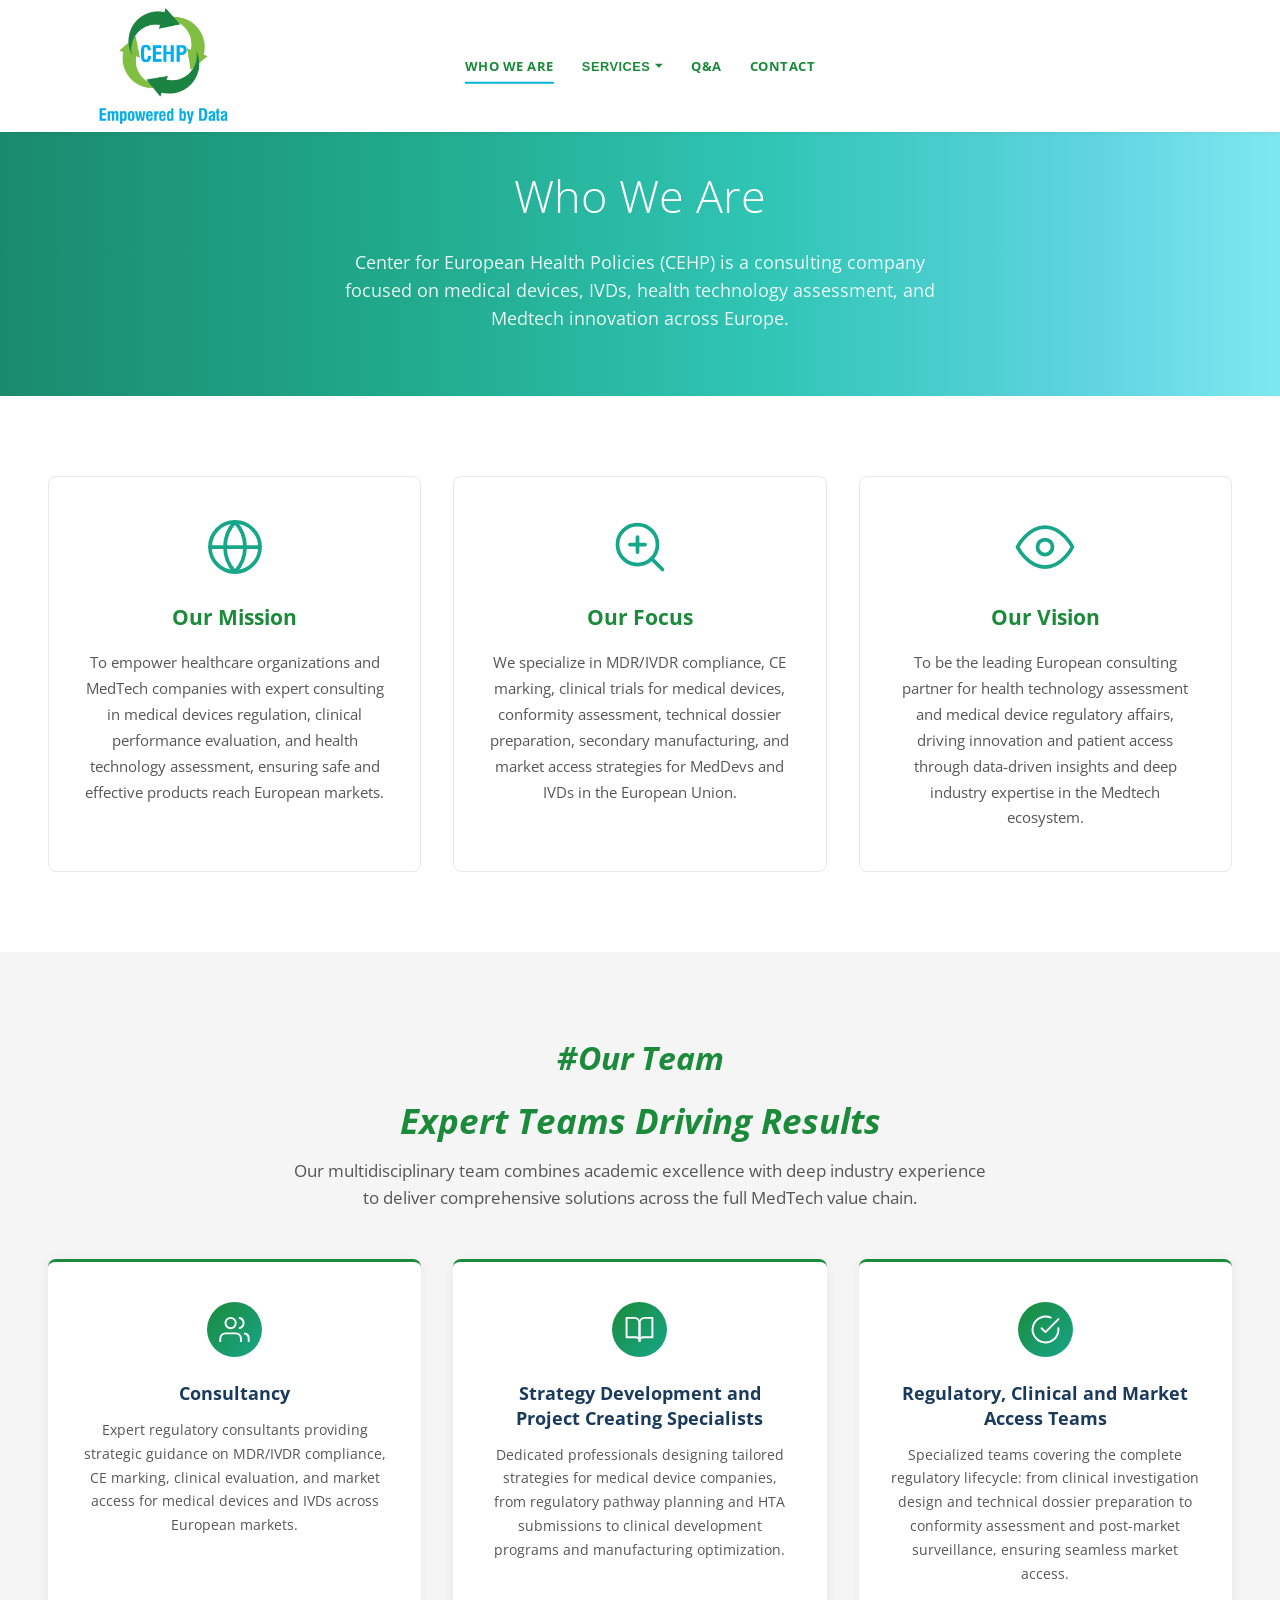
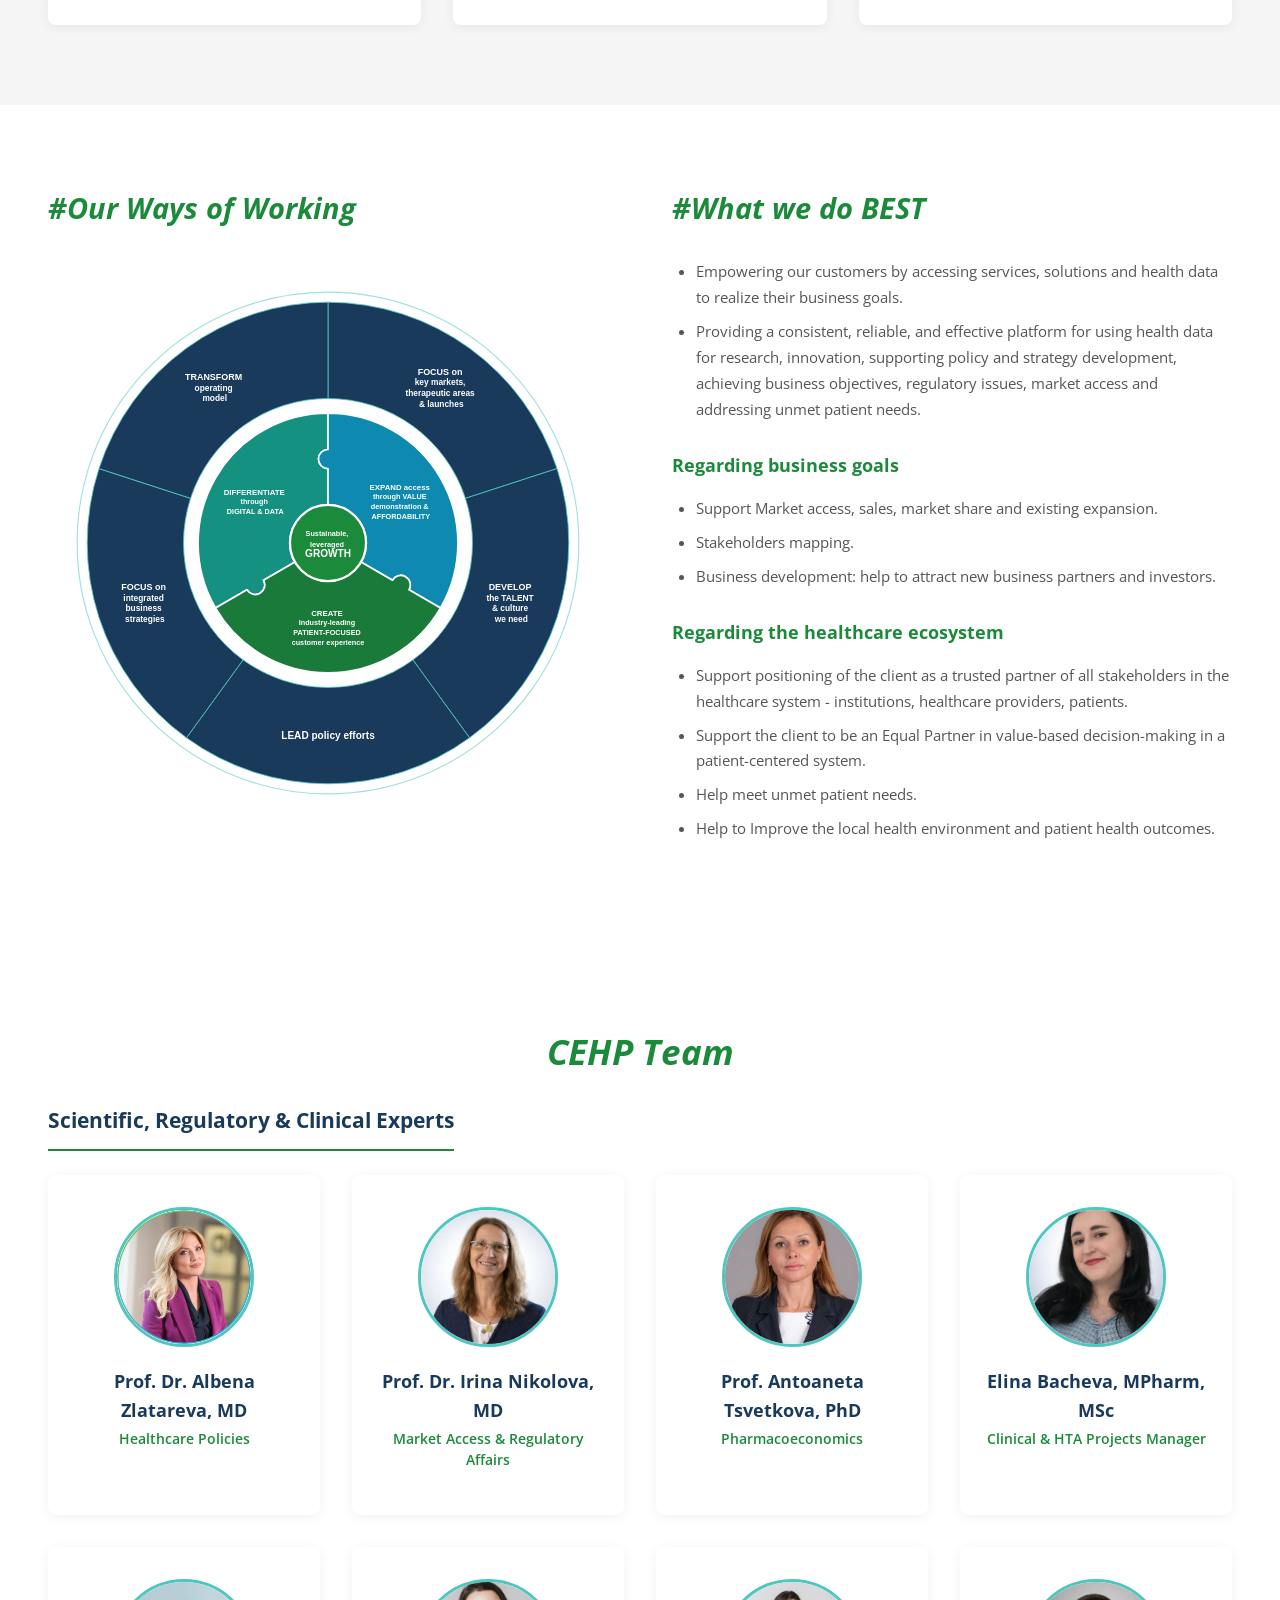
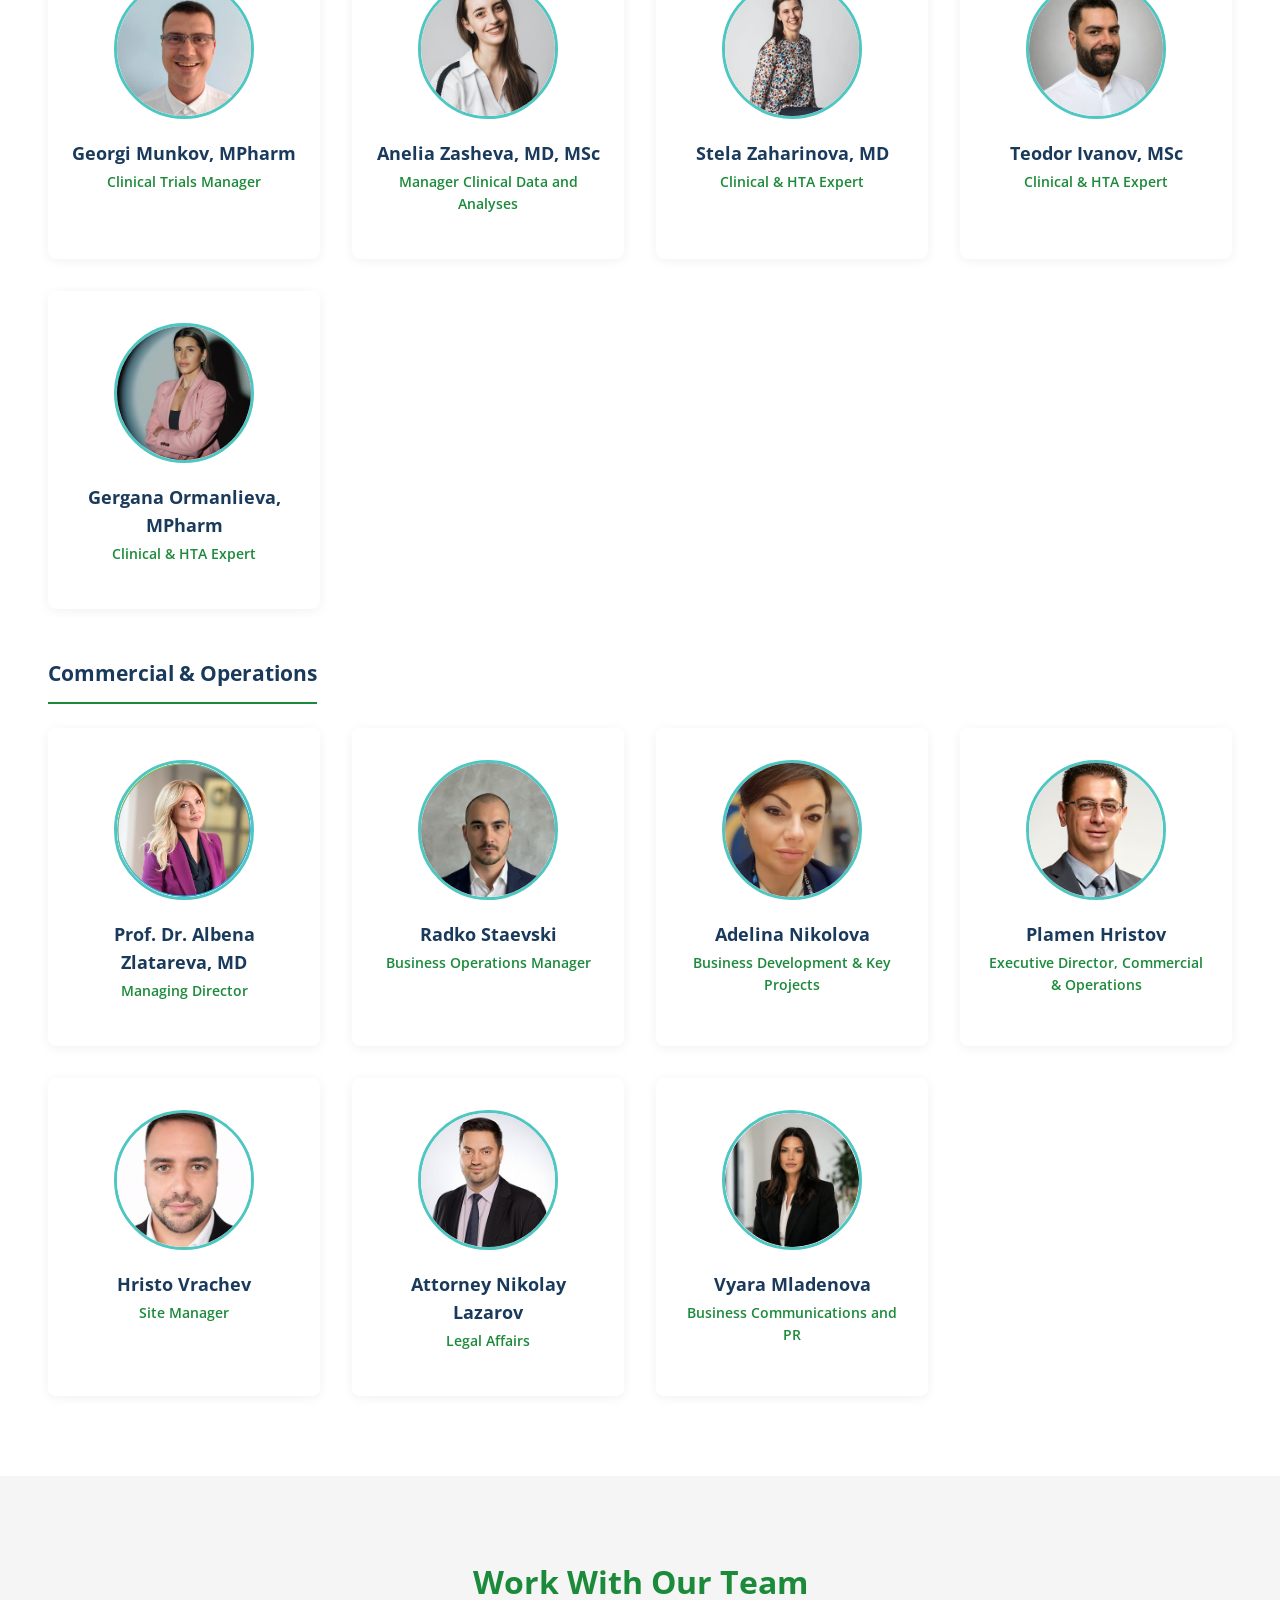
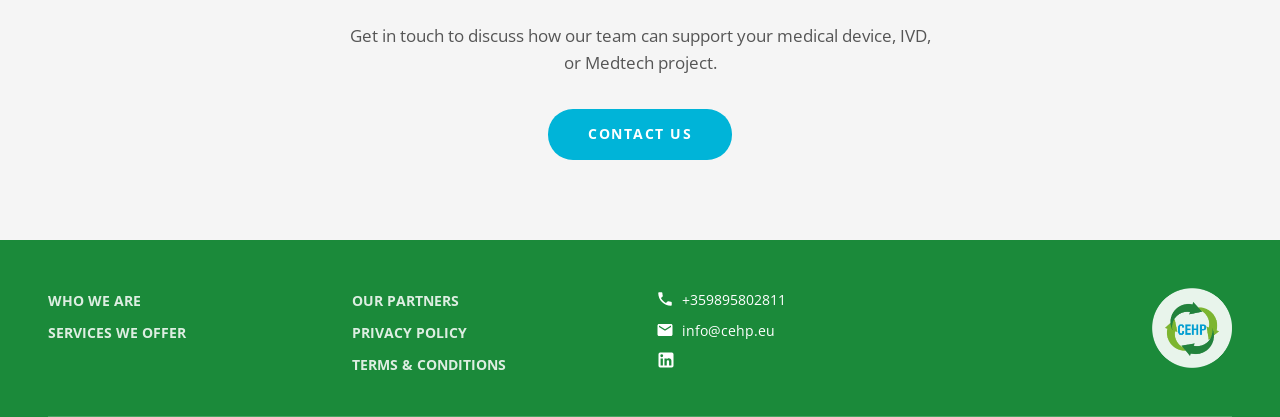
<file: team.html>
<!DOCTYPE html>
<html lang="en">
<head>
  <meta charset="UTF-8">
  <meta name="viewport" content="width=device-width, initial-scale=1.0">
  <title>Who We Are | CEHP - Expert Medical Device & HTA Professionals</title>

  <meta name="description" content="Learn about CEHP - experienced professionals in medical devices, MedDevs, IVDs, HTA, CE marking, clinical trials, and Medtech regulatory consulting. Led by Prof. Albena Zlatareva.">
  <meta name="keywords" content="Medical devices, MedDevs, IVDs, HTA, ОЗТ, CE marking, clinical trials, technical dossier preparation, manufacturing, packaging, Medtech, CEHP team, healthcare consulting experts">
  <meta name="robots" content="index, follow">
  <link rel="canonical" href="https://www.cehp.eu/team">

  <meta property="og:title" content="Who We Are | CEHP">
  <meta property="og:description" content="Meet the expert team behind CEHP - experienced professionals in medical devices, IVDs, HTA, and Medtech.">
  <meta property="og:type" content="website">

  <script type="application/ld+json">
  {
    "@context": "https://schema.org",
    "@type": "AboutPage",
    "mainEntity": {
      "@type": "Organization",
      "name": "CEHP - Center for European Health Policies",
      "member": [
        {
          "@type": "Person",
          "name": "Prof. Dr. Albena Zlatareva",
          "jobTitle": "Owner & Managing Director"
        },
        {
          "@type": "Person",
          "name": "Eng. Plamen Hristov",
          "jobTitle": ""
        },
        {
          "@type": "Person",
          "name": "Radko Staevski",
          "jobTitle": "Director of Business Operations"
        },
        {
          "@type": "Person",
          "name": "Prof. Mag. Pharm. Irina Nikolova",
          "jobTitle": "Director of Regulation & Market Access"
        },
        {
          "@type": "Person",
          "name": "Prof. Antoaneta Tsvetkova",
          "jobTitle": "Manager CI/HTA"
        },
        {
          "@type": "Person",
          "name": "Mag. Pharm. Elina Bacheva",
          "jobTitle": "Director of Clinical Trials"
        },
        {
          "@type": "Person",
          "name": "Dr. Aneliya Zasheva",
          "jobTitle": "Director of Clinical Activities"
        },
        {
          "@type": "Person",
          "name": "Mag. Pharm. Georgi Mankov",
          "jobTitle": "Manager Clinical Trials & Regulations"
        },
        {
          "@type": "Person",
          "name": "Attorney Nikolay Lazarov",
          "jobTitle": "Legal Affairs"
        }
      ]
    }
  }
  </script>

  <link rel="preconnect" href="https://fonts.googleapis.com">
  <link rel="preconnect" href="https://fonts.gstatic.com" crossorigin>
  <link href="https://fonts.googleapis.com/css2?family=Open+Sans:ital,wght@0,300;0,400;0,500;0,600;0,700;1,400;1,600;1,700&display=swap" rel="stylesheet">
  <link rel="stylesheet" href="css/style.css">
  <link rel="stylesheet" href="css/who-we-are.css">
</head>
<body>

  <header class="header">
    <nav class="nav">
      <a href="index.html" class="nav-logo">
        <img src="images/main-logo.jpg" alt="CEHP" width="150" height="55">

      </a>
      <div class="nav-links">
        <a href="team.html" data-i18n="nav.who_we_are">Who We Are</a>
        <div class="nav-dropdown">
          <button class="nav-dropdown-toggle" data-i18n="nav.services">Services</button>
          <div class="nav-dropdown-menu">
            <a href="services.html" class="nav-dropdown-title" data-i18n="nav.our_services">Our Services</a>
            <div class="nav-dropdown-group">
              <a href="services.html#md-ivd" class="nav-dropdown-label" data-i18n="nav.medical_devices">Medical Devices</a>
              <a href="mdr.html" data-i18n="nav.mdr">MDR</a>
              <a href="ivdr.html" data-i18n="nav.ivdr">IVDR</a>
              <a href="clinical-trials.html" data-i18n="nav.clinical_investigations">Clinical Trials</a>
            </div>
            <a href="medicines.html" data-i18n="nav.pharmaceuticals">Pharmaceuticals</a>
            <a href="manufacturing.html" data-i18n="nav.for_manufacturers">For Manufacturers</a>
          </div>
        </div>
        <a href="qa.html" data-i18n="nav.qa">Q&amp;A</a>
        <a href="contact.html" data-i18n="nav.contact">Contact</a>
      </div>

      <div class="lang-switcher">
        <button class="lang-btn active" data-lang="en">EN</button>
        <span class="lang-sep">|</span>
        <button class="lang-btn" data-lang="bg">BG</button>
      </div>
      <button class="hamburger" aria-label="Open menu">
        <span></span><span></span><span></span>
      </button>
    </nav>
  </header>

  <div class="overlay"></div>
  <div class="mobile-nav">
    <button class="mobile-nav-close" aria-label="Close menu">&times;</button>
    <div class="mobile-nav-links">
      <a href="index.html" data-i18n="nav.home">Home</a>
      <a href="team.html" data-i18n="nav.who_we_are">Who We Are</a>
      <div class="mobile-nav-dropdown">
        <button class="mobile-nav-dropdown-toggle" data-i18n="nav.services">Services</button>
        <div class="mobile-nav-dropdown-menu">
          <a href="services.html" class="mobile-nav-dropdown-title" data-i18n="nav.our_services">Our Services</a>
          <a href="services.html#md-ivd" class="mobile-nav-dropdown-label" data-i18n="nav.medical_devices">Medical Devices</a>
          <a href="mdr.html" data-i18n="nav.mdr" class="mobile-nav-sub">MDR</a>
          <a href="ivdr.html" data-i18n="nav.ivdr" class="mobile-nav-sub">IVDR</a>
          <a href="clinical-trials.html" data-i18n="nav.clinical_investigations" class="mobile-nav-sub">Clinical Trials</a>
          <a href="medicines.html" data-i18n="nav.pharmaceuticals">Pharmaceuticals</a>
          <a href="manufacturing.html" data-i18n="nav.for_manufacturers">For Manufacturers</a>
        </div>
      </div>
      <a href="qa.html" data-i18n="nav.qa">Q&amp;A</a>
      <a href="contact.html" data-i18n="nav.contact">Contact</a>
    </div>
    <div class="lang-switcher">
      <button class="lang-btn active" data-lang="en">EN</button>
      <span class="lang-sep">|</span>
      <button class="lang-btn" data-lang="bg">BG</button>
    </div>
  </div>

  <!-- Hero -->
  <section class="page-hero">
    <div class="container">
      <h1 data-i18n="team.hero_title">Who We Are</h1>
      <p data-i18n="team.hero_p">Center for European Health Policies (CEHP) is a consulting company focused on medical devices, IVDs, health technology assessment, and Medtech innovation across Europe.</p>
    </div>
  </section>

  <!-- Mission / Focus / Vision -->
  <section class="wwa-mfv">
    <div class="container">
      <div class="mfv-grid">
        <div class="mfv-card animate-on-scroll">
          <div class="mfv-icon">
            <svg viewBox="0 0 24 24" fill="none" stroke="currentColor" stroke-width="1.5" stroke-linecap="round" stroke-linejoin="round"><circle cx="12" cy="12" r="10"/><path d="M12 2a14.5 14.5 0 0 0 0 20 14.5 14.5 0 0 0 0-20"/><path d="M2 12h20"/></svg>
          </div>
          <h3 data-i18n="team.mission_title">Our Mission</h3>
          <p data-i18n="team.mission_p">To empower healthcare organizations and MedTech companies with expert consulting in medical devices regulation, clinical performance evaluation, and health technology assessment, ensuring safe and effective products reach European markets.</p>
        </div>
        <div class="mfv-card animate-on-scroll">
          <div class="mfv-icon">
            <svg viewBox="0 0 24 24" fill="none" stroke="currentColor" stroke-width="1.5" stroke-linecap="round" stroke-linejoin="round"><circle cx="11" cy="11" r="8"/><path d="M21 21l-4.35-4.35"/><path d="M11 8v6"/><path d="M8 11h6"/></svg>
          </div>
          <h3 data-i18n="team.focus_title">Our Focus</h3>
          <p data-i18n="team.focus_p">We specialize in MDR/IVDR compliance, CE marking, clinical trials for medical devices, conformity assessment, technical dossier preparation, secondary manufacturing, and market access strategies for MedDevs and IVDs in the European Union.</p>
        </div>
        <div class="mfv-card animate-on-scroll">
          <div class="mfv-icon">
            <svg viewBox="0 0 24 24" fill="none" stroke="currentColor" stroke-width="1.5" stroke-linecap="round" stroke-linejoin="round"><path d="M1 12s4-8 11-8 11 8 11 8-4 8-11 8-11-8-11-8z"/><circle cx="12" cy="12" r="3"/></svg>
          </div>
          <h3 data-i18n="team.vision_title">Our Vision</h3>
          <p data-i18n="team.vision_p">To be the leading European consulting partner for health technology assessment and medical device regulatory affairs, driving innovation and patient access through data-driven insights and deep industry expertise in the Medtech ecosystem.</p>
        </div>
      </div>
    </div>
  </section>

  <!-- Our Team -->
  <section class="wwa-team">
    <div class="container">
      <p class="section-label" data-i18n="team.team_label">#Our Team</p>
      <h2 class="section-title" data-i18n="team.team_title">Expert Teams Driving Results</h2>
      <p class="section-subtitle center-text" data-i18n="team.team_subtitle">Our multidisciplinary team combines academic excellence with deep industry experience to deliver comprehensive solutions across the full MedTech value chain.</p>

      <div class="team-type-grid">
        <div class="team-type-card animate-on-scroll">
          <div class="team-type-icon">
            <svg viewBox="0 0 24 24" fill="none" stroke="currentColor" stroke-width="1.5" stroke-linecap="round" stroke-linejoin="round"><path d="M17 21v-2a4 4 0 0 0-4-4H5a4 4 0 0 0-4 4v2"/><circle cx="9" cy="7" r="4"/><path d="M23 21v-2a4 4 0 0 0-3-3.87"/><path d="M16 3.13a4 4 0 0 1 0 7.75"/></svg>
          </div>
          <h3 data-i18n="team.team_card1_title">Consultancy</h3>
          <p data-i18n="team.team_card1_p">Expert regulatory consultants providing strategic guidance on MDR/IVDR compliance, CE marking, clinical evaluation, and market access for medical devices and IVDs across European markets.</p>
        </div>
        <div class="team-type-card animate-on-scroll">
          <div class="team-type-icon">
            <svg viewBox="0 0 24 24" fill="none" stroke="currentColor" stroke-width="1.5" stroke-linecap="round" stroke-linejoin="round"><path d="M2 3h6a4 4 0 0 1 4 4v14a3 3 0 0 0-3-3H2z"/><path d="M22 3h-6a4 4 0 0 0-4 4v14a3 3 0 0 1 3-3h7z"/></svg>
          </div>
          <h3 data-i18n="team.team_card2_title">Strategy Development and Project Creating Specialists</h3>
          <p data-i18n="team.team_card2_p">Dedicated professionals designing tailored strategies for medical device companies, from regulatory pathway planning and HTA submissions to clinical development programs and manufacturing optimization.</p>
        </div>
        <div class="team-type-card animate-on-scroll">
          <div class="team-type-icon">
            <svg viewBox="0 0 24 24" fill="none" stroke="currentColor" stroke-width="1.5" stroke-linecap="round" stroke-linejoin="round"><path d="M22 11.08V12a10 10 0 1 1-5.93-9.14"/><polyline points="22 4 12 14.01 9 11.01"/></svg>
          </div>
          <h3 data-i18n="team.team_card3_title">Regulatory, Clinical and Market Access Teams</h3>
          <p data-i18n="team.team_card3_p">Specialized teams covering the complete regulatory lifecycle: from clinical investigation design and technical dossier preparation to conformity assessment and post-market surveillance, ensuring seamless market access.</p>
        </div>
      </div>
    </div>
  </section>

  <!-- Our Ways of Working + What We Do Best (combined) -->
  <section class="wwa-ways-best">
    <div class="container">
      <div class="ways-best-grid">
        <div class="ways-best-left animate-on-scroll">
          <p class="section-label" data-i18n="team.ways_label">#Our Ways of Working</p>
          <div class="pyramid-container">
            <img src="images/ways-of-working-circle.svg" alt="Our Ways of Working - concentric layers: healthcare ecosystem, business goals, empowering customers" class="pyramid-img">
          </div>
        </div>
        <div class="ways-best-right animate-on-scroll">
          <p class="section-label" data-i18n="team.best_label">#What we do BEST</p>
          <ul class="best-list">
            <li data-i18n="team.best_li1">Empowering our customers by accessing services, solutions and health data to realize their business goals.</li>
            <li data-i18n="team.best_li2">Providing a consistent, reliable, and effective platform for using health data for research, innovation, supporting policy and strategy development, achieving business objectives, regulatory issues, market access and addressing unmet patient needs.</li>
          </ul>

          <h3 class="best-subheading" data-i18n="team.best_biz_title">Regarding business goals</h3>
          <ul class="best-list">
            <li data-i18n="team.best_biz_li1">Support Market access, sales, market share and existing expansion.</li>
            <li data-i18n="team.best_biz_li2">Stakeholders mapping.</li>
            <li data-i18n="team.best_biz_li3">Business development: help to attract new business partners and investors.</li>
          </ul>

          <h3 class="best-subheading" data-i18n="team.best_hc_title">Regarding the healthcare ecosystem</h3>
          <ul class="best-list">
            <li data-i18n="team.best_hc_li1">Support positioning of the client as a trusted partner of all stakeholders in the healthcare system - institutions, healthcare providers, patients.</li>
            <li data-i18n="team.best_hc_li2">Support the client to be an Equal Partner in value-based decision-making in a patient-centered system.</li>
            <li data-i18n="team.best_hc_li3">Help meet unmet patient needs.</li>
            <li data-i18n="team.best_hc_li4">Help to Improve the local health environment and patient health outcomes.</li>
          </ul>
        </div>
      </div>
    </div>
  </section>

  <!-- CEHP Team -->
  <section class="wwa-experts">
    <div class="container">
      <h2 class="section-title" data-i18n="team.experts_title">CEHP Team</h2>

      <!-- Scientific, Regulatory & Clinical Experts -->
      <h3 class="team-group-title animate-on-scroll" data-i18n="team.sci_group_title">Scientific, Regulatory &amp; Clinical Experts</h3>
      <div class="experts-grid">
        <div class="expert-card animate-on-scroll">
          <div class="expert-avatar">
            <img src="images/team/Albena Zlatareva.jpg" alt="Prof. Dr. Albena Zlatareva">
          </div>
          <h3 data-i18n="team.sci1_name">Prof. Dr. Albena Zlatareva, MD</h3>
          <p class="expert-role" data-i18n="team.sci1_role">Healthcare Policies</p>
        </div>

        <div class="expert-card animate-on-scroll">
          <div class="expert-avatar">
            <img src="images/team/Irina Nikolova.jpg" alt="Prof. Dr. Irina Nikolova">
          </div>
          <h3 data-i18n="team.sci2_name">Prof. Dr. Irina Nikolova, MD</h3>
          <p class="expert-role" data-i18n="team.sci2_role">Market Access &amp; Regulatory Affairs</p>
        </div>

        <div class="expert-card animate-on-scroll">
          <div class="expert-avatar">
            <img src="images/team/Antoaneta Tsvetkova.jpg" alt="Prof. Antoaneta Tsvetkova, PhD">
          </div>
          <h3 data-i18n="team.sci3_name">Prof. Antoaneta Tsvetkova, PhD</h3>
          <p class="expert-role" data-i18n="team.sci3_role">Pharmacoeconomics</p>
        </div>

        <div class="expert-card animate-on-scroll">
          <div class="expert-avatar">
            <img src="images/team/Elina Bacheva.jpg" alt="Elina Bacheva, MPharm, MSc">
          </div>
          <h3 data-i18n="team.sci4_name">Elina Bacheva, MPharm, MSc</h3>
          <p class="expert-role" data-i18n="team.sci4_role">Clinical &amp; HTA Projects Manager</p>
        </div>

        <div class="expert-card animate-on-scroll">
          <div class="expert-avatar"><img src="images/team/Georgi Munkov.jpg" alt="Georgi Munkov, MPharm"></div>
          <h3 data-i18n="team.sci5_name">Georgi Munkov, MPharm</h3>
          <p class="expert-role" data-i18n="team.sci5_role">Clinical Trials Manager</p>
        </div>

        <div class="expert-card animate-on-scroll">
          <div class="expert-avatar">
            <img src="images/team/Anelia Zasheva.jpg" alt="Anelia Zasheva, MD, MSc">
          </div>
          <h3 data-i18n="team.sci6_name">Anelia Zasheva, MD, MSc</h3>
          <p class="expert-role" data-i18n="team.sci6_role">Manager Clinical Data and Analyses</p>
        </div>

        <div class="expert-card animate-on-scroll">
          <div class="expert-avatar">
            <img src="images/team/Stela Zaharinova.jpg" alt="Stela Zaharinova, MD">
          </div>
          <h3 data-i18n="team.sci7_name">Stela Zaharinova, MD</h3>
          <p class="expert-role" data-i18n="team.sci7_role">Clinical &amp; HTA Expert</p>
        </div>

        <div class="expert-card animate-on-scroll">
          <div class="expert-avatar">
            <img src="images/team/Teodor Ivanov_Photo_2025.jpg" alt="Teodor Ivanov, MSc">
          </div>
          <h3 data-i18n="team.sci8_name">Teodor Ivanov, MSc</h3>
          <p class="expert-role" data-i18n="team.sci8_role">Clinical &amp; HTA Expert</p>
        </div>

        <div class="expert-card animate-on-scroll">
          <div class="expert-avatar">
            <img src="images/team/Gergana Ormanlieva.jpg" alt="Gergana Ormanlieva, MPharm">
          </div>
          <h3 data-i18n="team.sci9_name">Gergana Ormanlieva, MPharm</h3>
          <p class="expert-role" data-i18n="team.sci9_role">Clinical &amp; HTA Expert</p>
        </div>
      </div>

      <!-- Commercial & Operations -->
      <h3 class="team-group-title animate-on-scroll" style="margin-top: 3rem;" data-i18n="team.com_group_title">Commercial &amp; Operations</h3>
      <div class="experts-grid experts-grid--four">
        <div class="expert-card animate-on-scroll">
          <div class="expert-avatar">
            <img src="images/team/Albena Zlatareva.jpg" alt="Prof. Dr. Albena Zlatareva">
          </div>
          <h3 data-i18n="team.com1_name">Prof. Dr. Albena Zlatareva, MD</h3>
          <p class="expert-role" data-i18n="team.com1_role">Managing Director</p>
        </div>

        <div class="expert-card animate-on-scroll">
          <div class="expert-avatar">
            <img src="images/team/Radko Staevski new.jpg" alt="Radko Staevski">
          </div>
          <h3 data-i18n="team.com2_name">Radko Staevski</h3>
          <p class="expert-role" data-i18n="team.com2_role">Business Operations Manager</p>
        </div>

        <div class="expert-card animate-on-scroll">
          <div class="expert-avatar">
            <img src="images/team/Adelina.jpg" alt="Adelina Nikolova">
          </div>
          <h3 data-i18n="team.com3_name">Adelina Nikolova</h3>
          <p class="expert-role" data-i18n="team.com3_role">Business Development &amp; Key Projects</p>
        </div>

        <div class="expert-card animate-on-scroll">
          <div class="expert-avatar">
            <img src="images/team/Plamen Hristov.jpg" alt="Plamen Hristov">
          </div>
          <h3 data-i18n="team.com4_name">Plamen Hristov</h3>
          <p class="expert-role" data-i18n="team.com4_role">Executive Director, Commercial &amp; Operations</p>
        </div>

        <div class="expert-card animate-on-scroll">
          <div class="expert-avatar">
            <img src="images/team/Hristo Vrachev.jpg" alt="Hristo Vrachev">
          </div>
          <h3 data-i18n="team.com5_name">Hristo Vrachev</h3>
          <p class="expert-role" data-i18n="team.com5_role">Site Manager</p>
        </div>

        <div class="expert-card animate-on-scroll">
          <div class="expert-avatar">
            <img src="images/team/Nikolay Lazarov.jpg" alt="Attorney Nikolay Lazarov">
          </div>
          <h3 data-i18n="team.com6_name">Attorney Nikolay Lazarov</h3>
          <p class="expert-role" data-i18n="team.com6_role">Legal Affairs</p>
        </div>

        <div class="expert-card animate-on-scroll">
          <div class="expert-avatar">
            <img src="images/team/Vyara Mladenova.jpg" alt="Vyara Mladenova">
          </div>
          <h3 data-i18n="team.com7_name">Vyara Mladenova</h3>
          <p class="expert-role" data-i18n="team.com7_role">Business Communications and PR</p>
        </div>
      </div>
    </div>
  </section>

  <!-- CTA -->
  <section class="wwa-cta">
    <div class="container">
      <h2 data-i18n="team.cta_title">Work With Our Team</h2>
      <p data-i18n="team.cta_p">Get in touch to discuss how our team can support your medical device, IVD, or Medtech project.</p>
      <a href="contact.html" class="btn btn-primary" data-i18n="team.cta_btn">Contact Us</a>
    </div>
  </section>

  <footer class="footer">
    <div class="container">
      <div class="footer-grid">
        <div class="footer-col">
          <ul>
            <li><a href="team.html"><strong data-i18n="footer.who_we_are">WHO WE ARE</strong></a></li>
            <li><a href="services.html"><strong data-i18n="footer.services">SERVICES WE OFFER</strong></a></li>
          </ul>
        </div>
        <div class="footer-col">
          <ul>
            <li><a href="index.html#partners"><strong data-i18n="footer.partners">OUR PARTNERS</strong></a></li>
            <li><a href="privacy.html"><strong data-i18n="footer.privacy">PRIVACY POLICY</strong></a></li>
            <li><a href="terms.html"><strong data-i18n="footer.terms">TERMS &amp; CONDITIONS</strong></a></li>
          </ul>
        </div>
        <div class="footer-col">
          <div class="footer-contact-item">
            <svg viewBox="0 0 24 24"><path d="M6.62 10.79c1.44 2.83 3.76 5.14 6.59 6.59l2.2-2.2c.27-.27.67-.36 1.02-.24 1.12.37 2.33.57 3.57.57.55 0 1 .45 1 1V20c0 .55-.45 1-1 1-9.39 0-17-7.61-17-17 0-.55.45-1 1-1h3.5c.55 0 1 .45 1 1 0 1.25.2 2.45.57 3.57.11.35.03.74-.25 1.02l-2.2 2.2z"/></svg>
            <a href="tel:+359895802811">+359895802811</a>
          </div>
          <div class="footer-contact-item">
            <svg viewBox="0 0 24 24"><path d="M20 4H4c-1.1 0-1.99.9-1.99 2L2 18c0 1.1.9 2 2 2h16c1.1 0 2-.9 2-2V6c0-1.1-.9-2-2-2zm0 4l-8 5-8-5V6l8 5 8-5v2z"/></svg>
            <a href="mailto:info@cehp.eu">info@cehp.eu</a>
          </div>
          <div class="footer-social">
            <a href="https://www.linkedin.com/company/center-for-european-health-policies-ltd/" target="_blank" rel="noopener noreferrer" aria-label="LinkedIn">
              <svg viewBox="0 0 24 24"><path d="M19 3a2 2 0 0 1 2 2v14a2 2 0 0 1-2 2H5a2 2 0 0 1-2-2V5a2 2 0 0 1 2-2h14m-.5 15.5v-5.3a3.26 3.26 0 0 0-3.26-3.26c-.85 0-1.84.52-2.32 1.3v-1.11h-2.79v8.37h2.79v-4.93c0-.77.62-1.4 1.39-1.4a1.4 1.4 0 0 1 1.4 1.4v4.93h2.79M6.88 8.56a1.68 1.68 0 0 0 1.68-1.68c0-.93-.75-1.69-1.68-1.69a1.69 1.69 0 0 0-1.69 1.69c0 .93.76 1.68 1.69 1.68m1.39 9.94v-8.37H5.5v8.37h2.77z"/></svg>
            </a>
          </div>
        </div>
        <div class="footer-logo">
          <img src="images/logo.png" alt="CEHP Logo" width="80" height="80">
        </div>
      </div>
    </div>
  </footer>

  <script src="js/i18n.js"></script>
  <script src="js/main.js"></script>
</body>
</html>
</file>
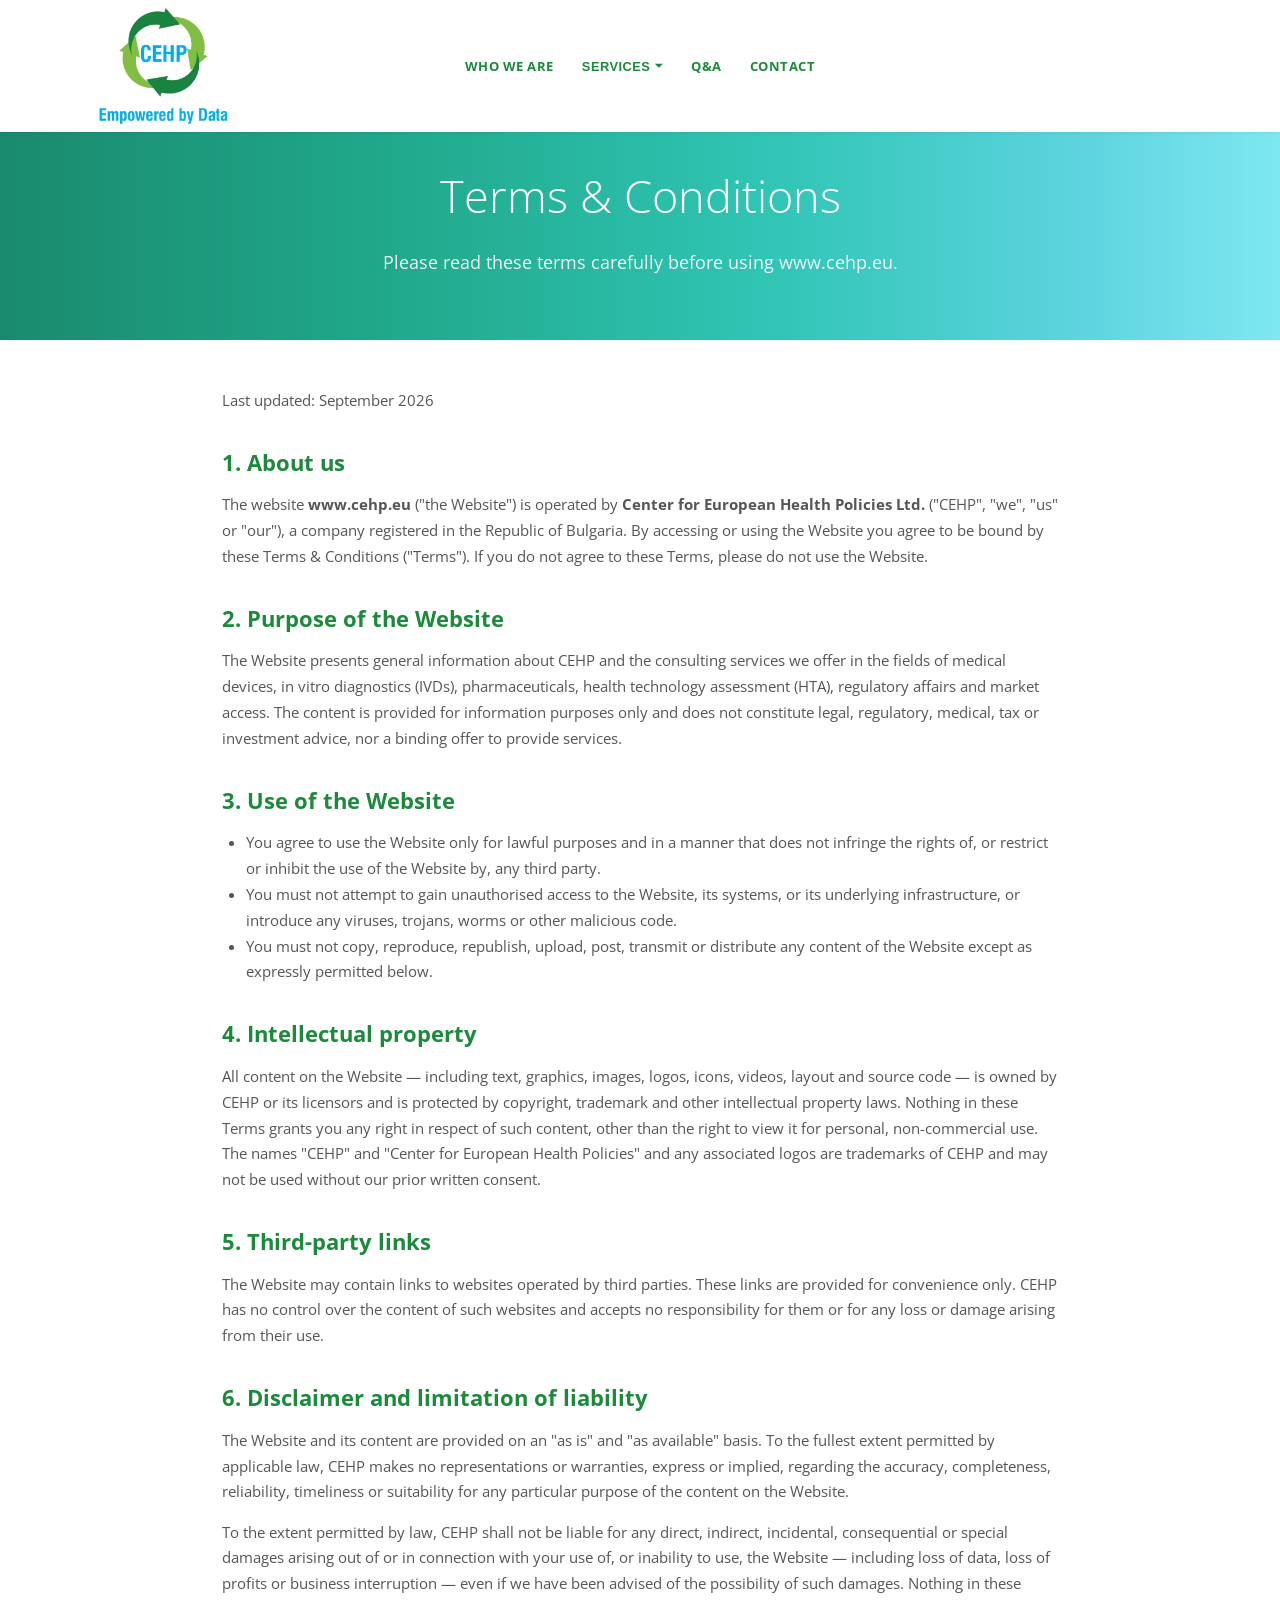
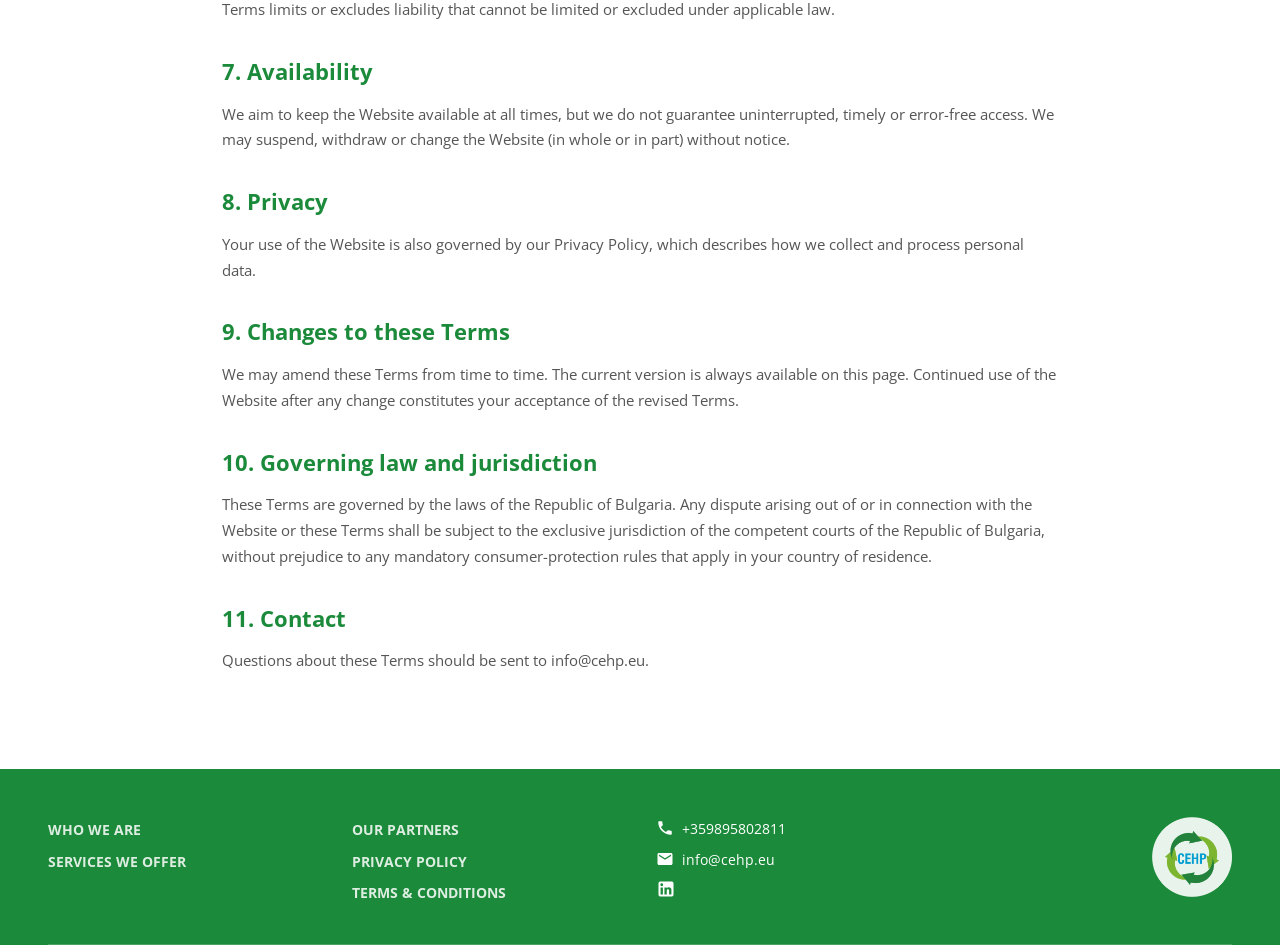
<file: terms.html>
<!DOCTYPE html>
<html lang="en">
<head>
  <meta charset="UTF-8">
  <meta name="viewport" content="width=device-width, initial-scale=1.0">
  <title>Terms &amp; Conditions | CEHP - Center for European Health Policies</title>

  <meta name="description" content="Terms and Conditions governing your use of the CEHP website www.cehp.eu, disclaimers of liability and intellectual property notices.">
  <meta name="robots" content="index, follow">
  <link rel="canonical" href="https://www.cehp.eu/terms">

  <link rel="preconnect" href="https://fonts.googleapis.com">
  <link rel="preconnect" href="https://fonts.gstatic.com" crossorigin>
  <link href="https://fonts.googleapis.com/css2?family=Open+Sans:ital,wght@0,300;0,400;0,500;0,600;0,700;1,400;1,600;1,700&display=swap" rel="stylesheet">
  <link rel="stylesheet" href="css/style.css">
  <style>
    .legal-wrap { max-width: 900px; margin: 0 auto; padding: 3rem 2rem 5rem; }
    .legal-wrap h2 { color: var(--green-heading); margin: 2rem 0 0.75rem; font-size: 1.35rem; }
    .legal-wrap h3 { color: var(--accent-blue); margin: 1.25rem 0 0.5rem; font-size: 1.05rem; }
    .legal-wrap p, .legal-wrap li { color: var(--text-gray); line-height: 1.7; font-size: 0.95rem; }
    .legal-wrap ul { list-style: disc; padding-left: 1.5rem; margin-bottom: 1rem; }
    .legal-wrap p { margin-bottom: 0.9rem; }
    .legal-updated { color: var(--text-muted); font-size: 0.85rem; margin-bottom: 2rem; }
  </style>
</head>
<body>

  <header class="header">
    <nav class="nav">
      <a href="index.html" class="nav-logo">
        <img src="images/main-logo.jpg" alt="CEHP" width="150" height="55">
      </a>
      <div class="nav-links">
        <a href="team.html" data-i18n="nav.who_we_are">Who We Are</a>
        <div class="nav-dropdown">
          <button class="nav-dropdown-toggle" data-i18n="nav.services">Services</button>
          <div class="nav-dropdown-menu">
            <a href="services.html" class="nav-dropdown-title" data-i18n="nav.our_services">Our Services</a>
            <div class="nav-dropdown-group">
              <a href="services.html#md-ivd" class="nav-dropdown-label" data-i18n="nav.medical_devices">Medical Devices</a>
              <a href="mdr.html" data-i18n="nav.mdr">MDR</a>
              <a href="ivdr.html" data-i18n="nav.ivdr">IVDR</a>
              <a href="clinical-trials.html" data-i18n="nav.clinical_investigations">Clinical Trials</a>
            </div>
            <a href="medicines.html" data-i18n="nav.pharmaceuticals">Pharmaceuticals</a>
            <a href="manufacturing.html" data-i18n="nav.for_manufacturers">For Manufacturers</a>
          </div>
        </div>
        <a href="qa.html" data-i18n="nav.qa">Q&amp;A</a>
        <a href="contact.html" data-i18n="nav.contact">Contact</a>
      </div>

      <div class="lang-switcher">
        <button class="lang-btn active" data-lang="en">EN</button>
        <span class="lang-sep">|</span>
        <button class="lang-btn" data-lang="bg">BG</button>
      </div>
      <button class="hamburger" aria-label="Open menu">
        <span></span><span></span><span></span>
      </button>
    </nav>
  </header>

  <div class="overlay"></div>
  <div class="mobile-nav">
    <button class="mobile-nav-close" aria-label="Close menu">&times;</button>
    <div class="mobile-nav-links">
      <a href="index.html" data-i18n="nav.home">Home</a>
      <a href="team.html" data-i18n="nav.who_we_are">Who We Are</a>
      <div class="mobile-nav-dropdown">
        <button class="mobile-nav-dropdown-toggle" data-i18n="nav.services">Services</button>
        <div class="mobile-nav-dropdown-menu">
          <a href="services.html" class="mobile-nav-dropdown-title" data-i18n="nav.our_services">Our Services</a>
          <a href="services.html#md-ivd" class="mobile-nav-dropdown-label" data-i18n="nav.medical_devices">Medical Devices</a>
          <a href="mdr.html" data-i18n="nav.mdr" class="mobile-nav-sub">MDR</a>
          <a href="ivdr.html" data-i18n="nav.ivdr" class="mobile-nav-sub">IVDR</a>
          <a href="clinical-trials.html" data-i18n="nav.clinical_investigations" class="mobile-nav-sub">Clinical Trials</a>
          <a href="medicines.html" data-i18n="nav.pharmaceuticals">Pharmaceuticals</a>
          <a href="manufacturing.html" data-i18n="nav.for_manufacturers">For Manufacturers</a>
        </div>
      </div>
      <a href="qa.html" data-i18n="nav.qa">Q&amp;A</a>
      <a href="contact.html" data-i18n="nav.contact">Contact</a>
    </div>
    <div class="lang-switcher">
      <button class="lang-btn active" data-lang="en">EN</button>
      <span class="lang-sep">|</span>
      <button class="lang-btn" data-lang="bg">BG</button>
    </div>
  </div>

  <section class="page-hero">
    <div class="container">
      <h1>Terms &amp; Conditions</h1>
      <p>Please read these terms carefully before using www.cehp.eu.</p>
    </div>
  </section>

  <section>
    <div class="legal-wrap">
      <p class="legal-updated">Last updated: September 2026</p>

      <h2>1. About us</h2>
      <p>The website <strong>www.cehp.eu</strong> ("the Website") is operated by <strong>Center for European Health Policies Ltd.</strong> ("CEHP", "we", "us" or "our"), a company registered in the Republic of Bulgaria. By accessing or using the Website you agree to be bound by these Terms &amp; Conditions ("Terms"). If you do not agree to these Terms, please do not use the Website.</p>

      <h2>2. Purpose of the Website</h2>
      <p>The Website presents general information about CEHP and the consulting services we offer in the fields of medical devices, in vitro diagnostics (IVDs), pharmaceuticals, health technology assessment (HTA), regulatory affairs and market access. The content is provided for information purposes only and does not constitute legal, regulatory, medical, tax or investment advice, nor a binding offer to provide services.</p>

      <h2>3. Use of the Website</h2>
      <ul>
        <li>You agree to use the Website only for lawful purposes and in a manner that does not infringe the rights of, or restrict or inhibit the use of the Website by, any third party.</li>
        <li>You must not attempt to gain unauthorised access to the Website, its systems, or its underlying infrastructure, or introduce any viruses, trojans, worms or other malicious code.</li>
        <li>You must not copy, reproduce, republish, upload, post, transmit or distribute any content of the Website except as expressly permitted below.</li>
      </ul>

      <h2>4. Intellectual property</h2>
      <p>All content on the Website — including text, graphics, images, logos, icons, videos, layout and source code — is owned by CEHP or its licensors and is protected by copyright, trademark and other intellectual property laws. Nothing in these Terms grants you any right in respect of such content, other than the right to view it for personal, non-commercial use. The names "CEHP" and "Center for European Health Policies" and any associated logos are trademarks of CEHP and may not be used without our prior written consent.</p>

      <h2>5. Third-party links</h2>
      <p>The Website may contain links to websites operated by third parties. These links are provided for convenience only. CEHP has no control over the content of such websites and accepts no responsibility for them or for any loss or damage arising from their use.</p>

      <h2>6. Disclaimer and limitation of liability</h2>
      <p>The Website and its content are provided on an "as is" and "as available" basis. To the fullest extent permitted by applicable law, CEHP makes no representations or warranties, express or implied, regarding the accuracy, completeness, reliability, timeliness or suitability for any particular purpose of the content on the Website.</p>
      <p>To the extent permitted by law, CEHP shall not be liable for any direct, indirect, incidental, consequential or special damages arising out of or in connection with your use of, or inability to use, the Website — including loss of data, loss of profits or business interruption — even if we have been advised of the possibility of such damages. Nothing in these Terms limits or excludes liability that cannot be limited or excluded under applicable law.</p>

      <h2>7. Availability</h2>
      <p>We aim to keep the Website available at all times, but we do not guarantee uninterrupted, timely or error-free access. We may suspend, withdraw or change the Website (in whole or in part) without notice.</p>

      <h2>8. Privacy</h2>
      <p>Your use of the Website is also governed by our <a href="privacy.html">Privacy Policy</a>, which describes how we collect and process personal data.</p>

      <h2>9. Changes to these Terms</h2>
      <p>We may amend these Terms from time to time. The current version is always available on this page. Continued use of the Website after any change constitutes your acceptance of the revised Terms.</p>

      <h2>10. Governing law and jurisdiction</h2>
      <p>These Terms are governed by the laws of the Republic of Bulgaria. Any dispute arising out of or in connection with the Website or these Terms shall be subject to the exclusive jurisdiction of the competent courts of the Republic of Bulgaria, without prejudice to any mandatory consumer-protection rules that apply in your country of residence.</p>

      <h2>11. Contact</h2>
      <p>Questions about these Terms should be sent to <a href="mailto:info@cehp.eu">info@cehp.eu</a>.</p>
    </div>
  </section>

  <footer class="footer">
    <div class="container">
      <div class="footer-grid">
        <div class="footer-col">
          <ul>
            <li><a href="team.html"><strong data-i18n="footer.who_we_are">WHO WE ARE</strong></a></li>
            <li><a href="services.html"><strong data-i18n="footer.services">SERVICES WE OFFER</strong></a></li>
          </ul>
        </div>
        <div class="footer-col">
          <ul>
            <li><a href="index.html#partners"><strong data-i18n="footer.partners">OUR PARTNERS</strong></a></li>
            <li><a href="privacy.html"><strong data-i18n="footer.privacy">PRIVACY POLICY</strong></a></li>
            <li><a href="terms.html"><strong data-i18n="footer.terms">TERMS &amp; CONDITIONS</strong></a></li>
          </ul>
        </div>
        <div class="footer-col">
          <div class="footer-contact-item">
            <svg viewBox="0 0 24 24"><path d="M6.62 10.79c1.44 2.83 3.76 5.14 6.59 6.59l2.2-2.2c.27-.27.67-.36 1.02-.24 1.12.37 2.33.57 3.57.57.55 0 1 .45 1 1V20c0 .55-.45 1-1 1-9.39 0-17-7.61-17-17 0-.55.45-1 1-1h3.5c.55 0 1 .45 1 1 0 1.25.2 2.45.57 3.57.11.35.03.74-.25 1.02l-2.2 2.2z"/></svg>
            <a href="tel:+359895802811">+359895802811</a>
          </div>
          <div class="footer-contact-item">
            <svg viewBox="0 0 24 24"><path d="M20 4H4c-1.1 0-1.99.9-1.99 2L2 18c0 1.1.9 2 2 2h16c1.1 0 2-.9 2-2V6c0-1.1-.9-2-2-2zm0 4l-8 5-8-5V6l8 5 8-5v2z"/></svg>
            <a href="mailto:info@cehp.eu">info@cehp.eu</a>
          </div>
          <div class="footer-social">
            <a href="https://www.linkedin.com/company/center-for-european-health-policies-ltd/" target="_blank" rel="noopener noreferrer" aria-label="LinkedIn">
              <svg viewBox="0 0 24 24"><path d="M19 3a2 2 0 0 1 2 2v14a2 2 0 0 1-2 2H5a2 2 0 0 1-2-2V5a2 2 0 0 1 2-2h14m-.5 15.5v-5.3a3.26 3.26 0 0 0-3.26-3.26c-.85 0-1.84.52-2.32 1.3v-1.11h-2.79v8.37h2.79v-4.93c0-.77.62-1.4 1.39-1.4a1.4 1.4 0 0 1 1.4 1.4v4.93h2.79M6.88 8.56a1.68 1.68 0 0 0 1.68-1.68c0-.93-.75-1.69-1.68-1.69a1.69 1.69 0 0 0-1.69 1.69c0 .93.76 1.68 1.69 1.68m1.39 9.94v-8.37H5.5v8.37h2.77z"/></svg>
            </a>
          </div>
        </div>
        <div class="footer-logo">
          <img src="images/logo.png" alt="CEHP Logo" width="80" height="80">
        </div>
      </div>
    </div>
  </footer>

  <script src="js/i18n.js"></script>
  <script src="js/main.js"></script>
</body>
</html>
</file>
<file: css/style.css>
/* ========================================
   CEHP - Center for European Health Policies
   Main Stylesheet - Matching Original Design
   ======================================== */

/* --- CSS Variables --- */
:root {
  --green-dark: #1a7a3a;
  --green-primary: #2da44e;
  --green-heading: #1b8a3a;
  --teal: #17a68a;
  --teal-light: #4ec6c1;
  --cyan: #30c5d2;
  --cyan-light: #5ed4e0;
  --blue-btn: #00b4d8;
  --blue-light: #7ec8e3;
  --accent-blue: #1a3a5c;
  --text-dark: #333333;
  --text-light: #ffffff;
  --text-gray: #555555;
  --text-muted: #888888;
  --bg-light: #f5f5f5;
  --bg-offwhite: #f9f9f9;
  --bg-white: #ffffff;
  --border-light: #e8e8e8;
  --shadow: 0 2px 12px rgba(0, 0, 0, 0.06);
  --shadow-hover: 0 6px 24px rgba(0, 0, 0, 0.12);
  --transition: all 0.3s ease;
  --font-main: 'Open Sans', 'Segoe UI', Tahoma, Geneva, Verdana, sans-serif;
  --max-width: 1400px;
}

/* --- Reset & Base --- */
*,
*::before,
*::after {
  margin: 0;
  padding: 0;
  box-sizing: border-box;
}

html {
  scroll-behavior: smooth;
  font-size: 16px;
}

body {
  font-family: var(--font-main);
  color: var(--text-dark);
  line-height: 1.6;
  overflow-x: hidden;
  background: var(--bg-white);
}

a {
  text-decoration: none;
  color: inherit;
  transition: var(--transition);
}

ul {
  list-style: none;
}

img {
  max-width: 100%;
  height: auto;
  display: block;
}

.container {
  max-width: var(--max-width);
  margin: 0 auto;
  padding: 0 3rem;
}

/* --- Utilities --- */
.section-label {
  color: var(--green-heading);
  font-size: 2rem;
  font-weight: 700;
  font-style: italic;
  margin-bottom: 1rem;
}

.section-title {
  font-size: 2.2rem;
  font-weight: 700;
  color: var(--green-heading);
  margin-bottom: 1rem;
  line-height: 1.2;
  font-style: italic;
}

.section-subtitle {
  font-size: 1.05rem;
  color: var(--text-gray);
  max-width: 700px;
  margin-bottom: 2rem;
}

.center {
  text-align: center;
}

/* --- Language Switcher --- */
.lang-switcher {
  display: flex;
  align-items: center;
  gap: 0.25rem;
  margin-left: 1rem;
}

.lang-btn {
  background: none;
  border: 2px solid transparent;
  color: var(--text-dark);
  font-family: var(--font-main);
  font-size: 0.8rem;
  font-weight: 700;
  cursor: pointer;
  padding: 0.3rem 0.55rem;
  border-radius: 4px;
  transition: var(--transition);
  letter-spacing: 0.5px;
}

.lang-btn:hover {
  background: rgba(27, 138, 58, 0.1);
  color: var(--green-heading);
}

.lang-btn.active {
  background: var(--green-heading);
  color: white;
  border-color: var(--green-heading);
}

.lang-sep {
  color: var(--border-light);
  font-size: 0.85rem;
  user-select: none;
}

/* Language switcher in mobile nav */
.mobile-nav .lang-switcher {
  justify-content: center;
  padding: 1rem 0;
  margin: 0;
  border-top: 1px solid var(--border-light);
  margin-top: 1rem;
}

/* --- Buttons --- */
.btn {
  display: inline-block;
  padding: 0.9rem 2.5rem;
  border-radius: 25px;
  font-weight: 700;
  font-size: 0.85rem;
  letter-spacing: 1.5px;
  text-transform: uppercase;
  transition: var(--transition);
  cursor: pointer;
  border: none;
}

.btn-primary {
  background: var(--blue-btn);
  color: var(--text-light);
}

.btn-primary:hover {
  background: #009dc0;
  transform: translateY(-2px);
  box-shadow: 0 4px 15px rgba(0, 180, 216, 0.4);
}

.btn-outline {
  background: transparent;
  color: var(--green-heading);
  border: 2px solid var(--green-heading);
  padding: 0.8rem 2.4rem;
}

.btn-outline:hover {
  background: var(--green-heading);
  color: var(--text-light);
  transform: translateY(-2px);
}

.btn-green {
  background: var(--green-heading);
  color: var(--text-light);
}

.btn-green:hover {
  background: #167a32;
  transform: translateY(-2px);
}

.btn-white {
  background: var(--text-light);
  color: var(--blue-btn);
  border: 2px solid var(--text-light);
}

.btn-white:hover {
  background: transparent;
  color: var(--text-light);
  border-color: var(--text-light);
  transform: translateY(-2px);
}

.btn-cyan {
  background: var(--blue-btn);
  color: var(--text-light);
}

.btn-cyan:hover {
  background: #009dc0;
  transform: translateY(-2px);
  box-shadow: 0 4px 15px rgba(0, 180, 216, 0.4);
}

/* --- Header / Navigation --- */
.header {
  position: fixed;
  top: 0;
  left: 0;
  width: 100%;
  z-index: 1000;
  background: var(--bg-white);
  box-shadow: 0 1px 4px rgba(0, 0, 0, 0.06);
  transition: var(--transition);
}

.header.scrolled {
  box-shadow: 0 2px 12px rgba(0, 0, 0, 0.1);
}

.nav {
  display: flex;
  align-items: center;
  justify-content: space-between;
  padding: 0.05rem 3rem;
  max-width: var(--max-width);
  margin: 0 auto;
  position: relative;
}

/* With the language switcher hidden there is nothing on the right to balance
   the logo, so space-between would push the links flush right. Pin them to the
   true centre of the bar instead. Desktop only — below 1024px .nav-links is
   hidden and the hamburger takes the right-hand slot. */
@media (min-width: 1025px) {
  .nav-links {
    position: absolute;
    left: 50%;
    top: 50%;
    transform: translate(-50%, -50%);
  }
}

.nav-logo {
  display: flex;
  flex-direction: column;
  align-items: center;
}

.nav-logo img {
  height: 130px;
  width: auto;
}

/* --- Language switcher hidden: the site is English-only for now ---
   The markup is left in place on every page. To bring the BG version back,
   delete this rule and re-enable the Bulgarian translations in js/i18n.js. */
.lang-switcher {
  display: none !important;
}

.nav-logo .tagline {
  font-size: 0.65rem;
  color: var(--green-heading);
  font-style: italic;
  margin-top: 2px;
}

.nav-links {
  display: flex;
  align-items: center;
  gap: 1.75rem;
}

.nav-links a {
  font-size: 0.8rem;
  font-weight: 700;
  color: var(--green-heading);
  text-transform: uppercase;
  letter-spacing: 0.5px;
  position: relative;
  padding: 0.5rem 0;
  white-space: nowrap;
}

.nav-links a::after {
  content: '';
  position: absolute;
  bottom: 0;
  left: 0;
  width: 0;
  height: 2px;
  background: var(--blue-btn);
  transition: var(--transition);
}

.nav-links a:hover::after,
.nav-links a.active::after {
  width: 100%;
}

.nav-links a:hover {
  color: var(--blue-btn);
}

/* Nav Dropdown */
.nav-dropdown {
  position: relative;
}

.nav-dropdown-toggle {
  font-size: 0.8rem;
  font-weight: 700;
  color: var(--green-heading);
  text-transform: uppercase;
  letter-spacing: 0.5px;
  padding: 0.5rem 0;
  cursor: pointer;
  background: none;
  border: none;
  display: flex;
  align-items: center;
  gap: 0.3rem;
  white-space: nowrap;
}

.nav-dropdown-toggle::after {
  content: '';
  display: inline-block;
  width: 0;
  height: 0;
  border-left: 4px solid transparent;
  border-right: 4px solid transparent;
  border-top: 4px solid currentColor;
  transition: transform 0.2s ease;
}

.nav-dropdown:hover .nav-dropdown-toggle::after {
  transform: rotate(180deg);
}

.nav-dropdown-toggle:hover {
  color: var(--blue-btn);
}

.nav-dropdown-menu {
  position: absolute;
  top: 100%;
  left: 50%;
  transform: translateX(-50%);
  background: var(--bg-white);
  border: 1px solid var(--border-light);
  border-radius: 6px;
  box-shadow: 0 4px 16px rgba(0, 0, 0, 0.1);
  padding: 0.5rem 0;
  min-width: 200px;
  opacity: 0;
  visibility: hidden;
  transition: opacity 0.2s ease, visibility 0.2s ease;
  z-index: 100;
}

.nav-dropdown:hover .nav-dropdown-menu {
  opacity: 1;
  visibility: visible;
}

.nav-dropdown-menu a {
  display: block;
  padding: 0.5rem 1.25rem !important;
  font-size: 0.8rem;
  white-space: nowrap;
}

.nav-dropdown-menu a::after {
  display: none !important;
}

/* Highlighted first "Our Services" link */
.nav-dropdown-title {
  display: block;
  padding: 0.65rem 1.25rem !important;
  font-size: 0.85rem !important;
  font-weight: 800 !important;
  color: var(--green-heading) !important;
  text-transform: uppercase;
  letter-spacing: 0.5px;
  background: rgba(27, 138, 58, 0.06);
  border-bottom: 1px solid var(--border-light);
  margin-bottom: 0.25rem;
}
.nav-dropdown-title:hover {
  background: rgba(27, 138, 58, 0.12);
  color: var(--green-heading) !important;
}

.mobile-nav-dropdown-title {
  display: block;
  font-size: 0.95rem;
  font-weight: 800;
  color: var(--green-heading);
  text-transform: uppercase;
  letter-spacing: 0.5px;
  padding-bottom: 0.5rem;
  margin-bottom: 0.5rem;
  border-bottom: 1px solid var(--border-light);
}

/* Dropdown group with label */
.nav-dropdown-group {
  padding-bottom: 0.25rem;
  margin-bottom: 0.25rem;
  border-bottom: 1px solid var(--border-light);
}

.nav-dropdown-label {
  display: block;
  padding: 0.5rem 1.25rem 0.25rem;
  font-size: 0.7rem;
  font-weight: 700;
  color: var(--green-heading);
  text-transform: uppercase;
  letter-spacing: 1px;
  white-space: nowrap;
}

.nav-dropdown-group a {
  padding-left: 1.75rem !important;
}

/* Mobile dropdown */
.mobile-nav-dropdown-toggle {
  font-size: 1rem;
  font-weight: 600;
  color: var(--green-heading);
  text-transform: uppercase;
  letter-spacing: 0.5px;
  background: none;
  border: none;
  cursor: pointer;
  display: flex;
  align-items: center;
  gap: 0.4rem;
  padding: 0;
}

.mobile-nav-dropdown-toggle::after {
  content: '';
  display: inline-block;
  width: 0;
  height: 0;
  border-left: 4px solid transparent;
  border-right: 4px solid transparent;
  border-top: 4px solid currentColor;
  transition: transform 0.2s ease;
}

.mobile-nav-dropdown-toggle.open::after {
  transform: rotate(180deg);
}

.mobile-nav-dropdown-toggle:hover {
  color: var(--blue-btn);
}

.mobile-nav-dropdown-menu {
  display: none;
  flex-direction: column;
  gap: 1rem;
  padding-left: 1rem;
  margin-top: 0.75rem;
}

.mobile-nav-dropdown-menu.open {
  display: flex;
}

.mobile-nav-dropdown-menu a {
  font-size: 0.9rem;
}

.mobile-nav-dropdown-label {
  display: block;
  font-size: 0.75rem;
  font-weight: 700;
  color: var(--green-heading);
  text-transform: uppercase;
  letter-spacing: 1px;
  margin-bottom: 0.25rem;
}

.mobile-nav-dropdown-menu a.mobile-nav-sub {
  padding-left: 0.75rem;
  font-size: 0.85rem;
}

.nav-right {
  display: flex;
  align-items: center;
  gap: 0.75rem;
}

.nav-right img {
  height: 30px;
}

.nav-right span {
  font-weight: 700;
  font-size: 0.95rem;
  color: var(--accent-blue);
}

/* Hamburger */
.hamburger {
  display: none;
  flex-direction: column;
  gap: 5px;
  cursor: pointer;
  background: none;
  border: none;
  padding: 5px;
}

.hamburger span {
  width: 25px;
  height: 2px;
  background: var(--green-heading);
  transition: var(--transition);
}

/* Mobile Nav */
.mobile-nav {
  display: none;
  position: fixed;
  top: 0;
  right: -100%;
  width: 80%;
  max-width: 350px;
  height: 100vh;
  background: var(--bg-white);
  box-shadow: -5px 0 20px rgba(0, 0, 0, 0.1);
  z-index: 2000;
  transition: right 0.3s ease;
  padding: 2rem;
}

.mobile-nav.open {
  right: 0;
}

.mobile-nav-close {
  position: absolute;
  top: 1rem;
  right: 1rem;
  background: none;
  border: none;
  font-size: 1.5rem;
  cursor: pointer;
  color: var(--text-dark);
}

.mobile-nav-links {
  display: flex;
  flex-direction: column;
  gap: 1.5rem;
  margin-top: 3rem;
}

.mobile-nav-links a {
  font-size: 1rem;
  font-weight: 600;
  color: var(--green-heading);
  text-transform: uppercase;
  letter-spacing: 0.5px;
}

.mobile-nav-links a:hover {
  color: var(--blue-btn);
}

.overlay {
  display: none;
  position: fixed;
  top: 0;
  left: 0;
  width: 100%;
  height: 100%;
  background: rgba(0, 0, 0, 0.5);
  z-index: 1500;
}

.overlay.active {
  display: block;
}

/* --- Hero Section --- */
.hero {
  position: relative;
  min-height: 550px;
  display: flex;
  align-items: center;
  color: var(--text-light);
  overflow: hidden;
  margin-top: 80px;
}

.hero-video {
  position: absolute;
  top: 0;
  left: 0;
  width: 100%;
  height: 100%;
  object-fit: cover;
  z-index: -2;
}

.hero-overlay {
  position: absolute;
  top: 0;
  left: 0;
  width: 100%;
  height: 100%;
  background: linear-gradient(to right, rgba(26, 138, 110, 0.75) 0%, rgba(32, 168, 138, 0.6) 30%, rgba(48, 197, 181, 0.5) 60%, rgba(94, 212, 224, 0.4) 85%, rgba(126, 232, 240, 0.35) 100%);
  z-index: -1;
}

.hero-inner {
  display: flex;
  align-items: center;
  justify-content: space-between;
  width: 100%;
  max-width: var(--max-width);
  margin: 0 auto;
  padding: 4rem 3rem;
}

.hero-content {
  max-width: 650px;
  animation: fadeInUp 1s ease;
}

.hero-content h1 {
  font-size: 3.2rem;
  font-weight: 300;
  margin-bottom: 1.5rem;
  line-height: 1.15;
  letter-spacing: -0.5px;
}

.hero-content p {
  font-size: 1.05rem;
  line-height: 1.7;
  margin-bottom: 0.5rem;
  opacity: 0.92;
}

.hero-globe {
  width: 300px;
  height: 300px;
  flex-shrink: 0;
  opacity: 0.3;
}

.hero-globe svg {
  width: 100%;
  height: 100%;
  fill: rgba(255, 255, 255, 0.4);
}

/* --- Three Pillars Section --- */
.pillars {
  padding: 0;
  position: relative;
  margin-top: -60px;
  z-index: 10;
}

.pillars-grid {
  display: grid;
  grid-template-columns: repeat(3, 1fr);
  gap: 1.5rem;
}

.pillar-card {
  background: var(--bg-white);
  border-radius: 0;
  padding: 2rem;
  border: 1px solid var(--border-light);
  transition: var(--transition);
  display: flex;
  flex-direction: column;
}

.pillar-card:hover {
  box-shadow: var(--shadow-hover);
}

.pillar-card h3 {
  font-size: 1.15rem;
  color: var(--green-heading);
  margin-bottom: 1.25rem;
  line-height: 1.3;
  font-weight: 700;
}

.pillar-card .pillar-body {
  display: flex;
  align-items: flex-start;
  gap: 1.25rem;
}

.pillar-card .pillar-icon {
  width: 80px;
  height: 80px;
  flex-shrink: 0;
}

.pillar-card .pillar-icon svg {
  width: 100%;
  height: 100%;
}

.pillar-card ul {
  display: flex;
  flex-direction: column;
  gap: 0.35rem;
}

.pillar-card ul li {
  font-size: 0.92rem;
  color: var(--text-gray);
  padding-left: 1rem;
  position: relative;
  list-style: disc;
  list-style-position: inside;
  padding-left: 0;
}

/* --- Welcome / CEO Message Section --- */
.welcome {
  padding: 5rem 0;
  background: var(--bg-white);
}

.welcome-grid {
  display: grid;
  grid-template-columns: 1fr 1fr;
  gap: 4rem;
  align-items: center;
}

.welcome-text {
  order: 1;
}

.welcome-image {
  order: 2;
  display: flex;
  justify-content: center;
}

.welcome-image img {
  width: 480px;
  height: 480px;
  border-radius: 50%;
  object-fit: cover;
  border: 4px solid var(--teal-light);
  box-shadow: 0 0 0 8px rgba(78, 198, 193, 0.15);
}

.welcome-text .section-label {
  margin-bottom: 0.75rem;
  font-size: 2.2rem;
}

.welcome-text h2 {
  font-size: 1.35rem;
  color: var(--text-muted);
  margin-bottom: 0.1rem;
  font-weight: 400;
}

.welcome-text .title {
  font-size: 0.95rem;
  color: var(--green-heading);
  font-weight: 700;
  margin-bottom: 1.5rem;
}

.welcome-text blockquote {
  font-size: 0.95rem;
  line-height: 1.8;
  color: var(--text-dark);
  border-left: none;
  padding-left: 0;
  margin-bottom: 2rem;
  font-style: normal;
  text-align: justify;
}

/* --- Services Section (Homepage) --- */
.services-home {
  padding: 5rem 0;
  background: var(--bg-light);
}

.services-home .section-title {
  text-align: center;
  font-size: 2.2rem;
}

.services-home-grid {
  display: grid;
  grid-template-columns: repeat(4, 1fr);
  gap: 1.5rem;
  margin: 3rem 0 0;
}

.service-home-card {
  background: var(--bg-offwhite);
  border-radius: 4px;
  padding: 2.5rem 1.5rem;
  text-align: center;
  transition: var(--transition);
  border: 1px solid var(--border-light);
}

.service-home-card:hover {
  box-shadow: var(--shadow-hover);
  transform: translateY(-3px);
}

.service-home-card .icon {
  width: 80px;
  height: 80px;
  margin: 0 auto 1.5rem;
}

.service-home-card .icon svg {
  width: 100%;
  height: 100%;
}

.service-home-card h3 {
  font-size: 1rem;
  color: var(--blue-btn);
  font-weight: 400;
  line-height: 1.5;
}

/* --- HealthDataBox Section --- */
.healthdatabox {
  padding: 5rem 0;
  background: var(--bg-white);
}

.healthdatabox-grid {
  display: grid;
  grid-template-columns: 1fr 1fr;
  gap: 4rem;
  align-items: start;
}

.healthdatabox-content .section-label {
  color: var(--green-heading);
}

.healthdatabox-image img {
  width: 100%;
  max-width: 600px;
}

.modules-list {
  list-style: disc;
  padding-left: 1.5rem;
  margin-bottom: 2rem;
}

.modules-list li {
  margin-bottom: 1rem;
  font-size: 0.95rem;
  color: var(--text-dark);
  line-height: 1.5;
}

.modules-list li strong {
  color: var(--green-heading);
}

.modules-list li .module-title {
  font-weight: 700;
}

/* --- Partners Section --- */
.partners {
  padding: 4rem 0;
  background: var(--bg-white);
}

.partners .section-title {
  text-align: center;
  margin-bottom: 2rem;
}

.partners-grid {
  display: grid;
  grid-template-columns: repeat(auto-fill, minmax(130px, 1fr));
  gap: 1rem;
  align-items: center;
  justify-items: center;
}

.partner-logo {
  width: 130px;
  height: 90px;
  display: flex;
  align-items: center;
  justify-content: center;
  border: 1px solid var(--border-light);
  border-radius: 4px;
  padding: 0.5rem;
  transition: var(--transition);
  background: var(--bg-white);
}

.partner-logo:hover {
  box-shadow: var(--shadow);
  border-color: var(--teal);
}

.partner-logo img {
  max-height: 55px;
  width: auto;
  max-width: 110px;
  object-fit: contain;
}

/* --- Team Section --- */
.team {
  padding: 5rem 0;
  background: var(--bg-light);
}

.team .section-label,
.team .section-title,
.team .section-subtitle {
  text-align: center;
  margin-left: auto;
  margin-right: auto;
}

.team-grid {
  display: grid;
  grid-template-columns: repeat(auto-fill, minmax(220px, 1fr));
  gap: 2rem;
  margin-top: 3rem;
}

.team-card {
  background: var(--bg-white);
  border-radius: 8px;
  padding: 2rem 1.5rem;
  text-align: center;
  box-shadow: var(--shadow);
  transition: var(--transition);
}

.team-card:hover {
  transform: translateY(-5px);
  box-shadow: var(--shadow-hover);
}

.team-card .avatar {
  width: 140px;
  height: 140px;
  border-radius: 50%;
  margin: 0 auto 1.25rem;
  overflow: hidden;
  border: 3px solid var(--teal-light);
}

.team-card .avatar img {
  width: 100%;
  height: 100%;
  object-fit: cover;
}

.team-card .avatar.placeholder {
  background: linear-gradient(135deg, var(--green-heading), var(--teal));
  display: flex;
  align-items: center;
  justify-content: center;
  color: var(--text-light);
  font-size: 2.5rem;
  font-weight: 700;
}

.team-card h3 {
  font-size: 1.1rem;
  color: var(--accent-blue);
  margin-bottom: 0.25rem;
}

.team-card .role {
  font-size: 0.85rem;
  color: var(--green-heading);
  font-weight: 600;
  margin-bottom: 0.75rem;
}

.team-card p {
  font-size: 0.85rem;
  color: var(--text-gray);
  line-height: 1.6;
}

/* --- Q&A Section --- */
.qa {
  padding: 5rem 0;
}

.qa .section-label,
.qa .section-title,
.qa .section-subtitle {
  text-align: center;
  margin-left: auto;
  margin-right: auto;
}

.qa-list {
  max-width: 800px;
  margin: 3rem auto 0;
}

.qa-item {
  border: 1px solid var(--border-light);
  border-radius: 8px;
  margin-bottom: 1rem;
  overflow: hidden;
  transition: var(--transition);
}

.qa-item:hover {
  box-shadow: var(--shadow);
}

.qa-question {
  display: flex;
  align-items: center;
  justify-content: space-between;
  padding: 1.25rem 1.5rem;
  cursor: pointer;
  background: var(--bg-white);
  transition: var(--transition);
  gap: 1rem;
}

.qa-question:hover {
  background: var(--bg-light);
}

.qa-question h3 {
  font-size: 1rem;
  font-weight: 600;
  color: var(--accent-blue);
  flex: 1;
}

.qa-question .toggle {
  width: 24px;
  height: 24px;
  flex-shrink: 0;
  transition: transform 0.3s ease;
  color: var(--green-heading);
}

.qa-item.active .qa-question .toggle {
  transform: rotate(45deg);
}

.qa-answer {
  max-height: 0;
  overflow: hidden;
  transition: max-height 0.4s ease, padding 0.3s ease;
}

.qa-item.active .qa-answer {
  max-height: 500px;
}

.qa-answer-inner {
  padding: 0 1.5rem 1.5rem;
  font-size: 0.95rem;
  color: var(--text-gray);
  line-height: 1.7;
}

/* --- Services Detail Page --- */
.page-hero {
  padding: 10rem 0 4rem;
  background: linear-gradient(to right, #1a8a6e 0%, #20a88a 30%, #30c5b5 60%, #5ed4e0 85%, #7ee8f0 100%);
  color: var(--text-light);
  text-align: center;
}

.page-hero h1 {
  font-size: 2.8rem;
  font-weight: 300;
  margin-bottom: 1rem;
}

.page-hero p {
  font-size: 1.1rem;
  opacity: 0.9;
  max-width: 600px;
  margin: 0 auto;
}

.service-detail {
  padding: 5rem 0;
}

.service-detail-grid {
  display: grid;
  grid-template-columns: 1fr 1fr;
  gap: 4rem;
  align-items: start;
}

.service-detail h2 {
  font-size: 2rem;
  color: var(--green-heading);
  margin-bottom: 1rem;
}

.service-detail p {
  color: var(--text-gray);
  line-height: 1.7;
  margin-bottom: 1rem;
}

.service-detail ul {
  margin: 1rem 0 2rem;
}

.service-detail ul li {
  padding: 0.5rem 0 0.5rem 1.5rem;
  position: relative;
  color: var(--text-gray);
}

.service-detail ul li::before {
  content: '';
  position: absolute;
  left: 0;
  top: 14px;
  width: 8px;
  height: 8px;
  border-radius: 50%;
  background: var(--green-heading);
}

.service-info-box {
  background: var(--bg-light);
  border-radius: 8px;
  padding: 2rem;
  border-left: 4px solid var(--green-heading);
}

.service-info-box h3 {
  color: var(--green-heading);
  margin-bottom: 1rem;
}

.service-info-box ul {
  list-style: none;
  padding-left: 0;
}

.service-info-box ul li {
  padding: 0.4rem 0 0.4rem 1.5rem;
  position: relative;
  color: var(--text-gray);
  font-size: 0.95rem;
}

.service-info-box ul li::before {
  content: '\2713';
  position: absolute;
  left: 0;
  top: 0.4rem;
  width: auto;
  height: auto;
  border-radius: 0;
  background: none;
  color: var(--green-heading);
  font-weight: 700;
}

/* Services page grid */
.services {
  padding: 5rem 0;
  background: var(--bg-light);
}

.services-grid {
  display: grid;
  grid-template-columns: repeat(3, 1fr);
  gap: 2rem;
  margin-bottom: 2.5rem;
}

.service-card {
  background: var(--bg-white);
  border-radius: 8px;
  padding: 2.5rem 2rem;
  box-shadow: var(--shadow);
  transition: var(--transition);
  text-align: center;
  border-bottom: 3px solid transparent;
}

.service-card:hover {
  transform: translateY(-5px);
  box-shadow: var(--shadow-hover);
  border-bottom-color: var(--green-heading);
}

.service-card .icon {
  width: 60px;
  height: 60px;
  margin: 0 auto 1.5rem;
  background: linear-gradient(135deg, var(--green-heading), var(--teal));
  border-radius: 12px;
  display: flex;
  align-items: center;
  justify-content: center;
}

.service-card .icon svg {
  width: 30px;
  height: 30px;
  fill: var(--text-light);
}

.service-card h3 {
  font-size: 1.1rem;
  color: var(--accent-blue);
  margin-bottom: 0.75rem;
  line-height: 1.4;
}

.service-card p {
  font-size: 0.9rem;
  color: var(--text-gray);
  line-height: 1.6;
}

/* --- CTA Section (shared) --- */
.wwa-cta {
  padding: 5rem 0;
  text-align: center;
  background: var(--bg-light);
  color: var(--text-dark);
}

.wwa-cta h2 {
  font-size: 2rem;
  margin-bottom: 1rem;
  color: var(--green-heading);
}

.wwa-cta p {
  max-width: 600px;
  margin: 0 auto 2rem;
  color: var(--text-gray);
  font-size: 1.05rem;
}

/* --- Footer --- */
.footer {
  background: var(--green-heading);
  color: var(--text-light);
  padding: 3rem 0 0;
}

.footer-grid {
  display: grid;
  grid-template-columns: 1fr 1fr 1fr 1fr;
  gap: 2rem;
  padding-bottom: 2rem;
  border-bottom: 1px solid rgba(255, 255, 255, 0.2);
  align-items: start;
}

.footer-col h4 {
  font-size: 0.8rem;
  text-transform: uppercase;
  letter-spacing: 1px;
  margin-bottom: 1rem;
  font-weight: 700;
}

.footer-col ul li {
  margin-bottom: 0.4rem;
}

.footer-col ul li a {
  font-size: 0.85rem;
  color: rgba(255, 255, 255, 0.85);
  font-weight: 600;
}

.footer-col ul li a:hover {
  color: var(--text-light);
  text-decoration: underline;
}

.footer-contact-item {
  display: flex;
  align-items: center;
  gap: 0.5rem;
  margin-bottom: 0.5rem;
  font-size: 0.9rem;
}

.footer-contact-item svg {
  width: 18px;
  height: 18px;
  fill: var(--text-light);
  flex-shrink: 0;
}

.footer-contact-item a {
  color: var(--text-light);
}

.footer-social {
  display: flex;
  gap: 0.75rem;
  margin-top: 0.5rem;
}

.footer-social a {
  color: var(--text-light);
  transition: var(--transition);
}

.footer-social a:hover {
  opacity: 0.7;
}

.footer-social a svg {
  width: 20px;
  height: 20px;
  fill: var(--text-light);
}

.footer-logo {
  display: flex;
  justify-content: flex-end;
  align-items: flex-start;
}

.footer-logo img {
  height: 80px;
  width: auto;
  opacity: 0.9;
}

.footer-bottom {
  display: flex;
  align-items: center;
  justify-content: flex-start;
  padding: 1rem 0;
  font-size: 0.8rem;
  color: rgba(255, 255, 255, 0.7);
}

.footer-bottom a {
  color: rgba(255, 255, 255, 0.7);
}

.footer-bottom a:hover {
  color: var(--text-light);
}

.footer-legal {
  display: flex;
  gap: 2rem;
}

/* --- Animations --- */
@keyframes fadeInUp {
  from {
    opacity: 0;
    transform: translateY(30px);
  }
  to {
    opacity: 1;
    transform: translateY(0);
  }
}

.animate-on-scroll {
  opacity: 0;
  transform: translateY(30px);
  transition: opacity 0.6s ease, transform 0.6s ease;
}

.animate-on-scroll.visible {
  opacity: 1;
  transform: translateY(0);
}

/* --- Responsive --- */
@media (max-width: 1200px) {
  .services-home-grid {
    grid-template-columns: repeat(2, 1fr);
  }
  .nav-links {
    gap: 0.9rem;
  }
  .nav-links a {
    font-size: 0.72rem;
    letter-spacing: 0;
  }
  .nav-dropdown-toggle {
    font-size: 0.72rem;
    letter-spacing: 0;
  }
}

@media (max-width: 1024px) {
  .pillars-grid,
  .services-grid {
    grid-template-columns: repeat(2, 1fr);
  }

  .healthdatabox-grid,
  .welcome-grid,
  .service-detail-grid {
    grid-template-columns: 1fr;
    gap: 3rem;
  }

  .welcome-image {
    order: -1;
  }

  .welcome-text {
    order: 2;
  }

  .footer-grid {
    grid-template-columns: repeat(2, 1fr);
  }

  .hero-inner {
    padding: 3rem 2rem;
  }

  .hero-globe {
    display: none;
  }

  .nav-links {
    display: none;
  }

  .hamburger {
    display: flex;
  }

  .mobile-nav {
    display: block;
  }
}

@media (max-width: 768px) {
  html {
    font-size: 15px;
  }

  .hero-content h1 {
    font-size: 2.2rem;
  }

  .section-title {
    font-size: 1.8rem;
  }

  .section-label {
    font-size: 1.6rem;
  }

  .pillars-grid,
  .services-grid,
  .services-home-grid {
    grid-template-columns: 1fr;
  }

  .partners-grid {
    grid-template-columns: repeat(3, 1fr);
  }

  .team-grid {
    grid-template-columns: repeat(2, 1fr);
  }

  .footer-grid {
    grid-template-columns: 1fr;
    gap: 1.5rem;
  }

  .footer-bottom {
    flex-direction: column;
    gap: 0.5rem;
    text-align: center;
  }

  .page-hero h1 {
    font-size: 2rem;
  }

  .wwa-cta h2 {
    font-size: 1.6rem;
  }

  .container {
    padding: 0 1.5rem;
  }

  .nav {
    padding: 0.75rem 1.5rem;
  }

  .hero {
    margin-top: 70px;
  }

  .hero-inner {
    padding: 3rem 1.5rem;
  }

  .welcome-image img {
    width: 280px;
    height: 280px;
  }
}

@media (max-width: 480px) {
  .hero-content h1 {
    font-size: 1.8rem;
  }

  .team-grid {
    grid-template-columns: 1fr;
  }

  .partners-grid {
    grid-template-columns: repeat(2, 1fr);
  }

  .container {
    padding: 0 1rem;
  }
}
</file>
<file: css/clinical-research.css>
/* ========================================
   Clinical Research in Bulgaria - Styles
   ======================================== */

/* --- Regulatory Intro --- */
.cr-intro {
  padding: 4rem 0 3rem;
  background: var(--bg-white);
}

.cr-intro-content {
  max-width: 900px;
  margin: 0 auto;
  text-align: center;
}

.cr-intro-content p {
  font-size: 1.05rem;
  color: var(--text-gray);
  line-height: 1.8;
  margin-bottom: 1rem;
}

/* --- Why Bulgaria Section --- */
.cr-bulgaria {
  padding: 5rem 0;
  background: var(--bg-light);
}

.cr-section-header {
  text-align: center;
  margin-bottom: 3rem;
}

.cr-section-header h2 {
  font-size: 1.8rem;
  color: var(--green-heading);
  margin-bottom: 0.5rem;
  line-height: 1.3;
}

.cr-section-header p {
  font-size: 1.05rem;
  color: var(--text-gray);
  font-style: italic;
}

/* Advantage Cards Grid */
.cr-advantages-grid {
  display: grid;
  grid-template-columns: repeat(2, 1fr);
  gap: 1.5rem;
  margin-bottom: 2.5rem;
}

.cr-advantage-card {
  display: flex;
  gap: 1.25rem;
  align-items: flex-start;
  padding: 1.75rem;
  background: var(--bg-white);
  border-radius: 8px;
  border: 1px solid var(--border-light);
  transition: var(--transition);
}

.cr-advantage-card:hover {
  box-shadow: var(--shadow-hover);
  transform: translateY(-2px);
}

/* Full-width card for the last item when odd count */
.cr-advantage-card.cr-full-width {
  grid-column: 1 / -1;
  max-width: 50%;
  justify-self: center;
}

.cr-advantage-icon {
  width: 44px;
  height: 44px;
  flex-shrink: 0;
  background: linear-gradient(135deg, var(--green-heading), var(--teal));
  border-radius: 10px;
  display: flex;
  align-items: center;
  justify-content: center;
}

.cr-advantage-icon svg {
  width: 24px;
  height: 24px;
  stroke: var(--text-light);
  fill: none;
  stroke-width: 2;
}

.cr-advantage-content h4 {
  font-size: 0.95rem;
  color: var(--accent-blue);
  margin-bottom: 0.6rem;
  font-weight: 700;
}

.cr-advantage-content ul {
  list-style: none;
  padding: 0;
  margin: 0;
}

.cr-advantage-content ul li {
  padding: 0.25rem 0 0.25rem 1.15rem;
  position: relative;
  font-size: 0.88rem;
  color: var(--text-gray);
  line-height: 1.6;
}

.cr-advantage-content ul li::before {
  content: '';
  position: absolute;
  left: 0;
  top: 0.65rem;
  width: 6px;
  height: 6px;
  border-radius: 50%;
  background: var(--green-heading);
}

/* Summary Callout */
.cr-summary-box {
  background: linear-gradient(135deg, rgba(27, 138, 58, 0.06), rgba(23, 166, 138, 0.06));
  border-left: 4px solid var(--green-heading);
  border-radius: 0 8px 8px 0;
  padding: 1.5rem 2rem;
}

.cr-summary-box p {
  font-size: 0.95rem;
  color: var(--text-dark);
  line-height: 1.7;
  margin: 0;
  font-weight: 500;
}

/* --- Additional Services Section --- */
.cr-additional {
  padding: 5rem 0;
  background: var(--bg-white);
}

.cr-additional .cr-section-header {
  margin-bottom: 2rem;
}

.cr-services-grid {
  display: grid;
  grid-template-columns: repeat(3, 1fr);
  gap: 1.5rem;
  margin-bottom: 2rem;
}

.cr-service-card {
  background: var(--bg-light);
  border-radius: 8px;
  padding: 2rem 1.5rem;
  position: relative;
  overflow: hidden;
  border: 1px solid var(--border-light);
  transition: var(--transition);
}

.cr-service-card:hover {
  box-shadow: var(--shadow-hover);
  transform: translateY(-3px);
}

.cr-service-card-accent {
  position: absolute;
  top: 0;
  left: 0;
  right: 0;
  height: 3px;
  background: linear-gradient(to right, var(--green-heading), var(--teal));
}

.cr-service-card h4 {
  font-size: 1rem;
  color: var(--accent-blue);
  margin-bottom: 1rem;
  font-weight: 700;
  line-height: 1.4;
}

.cr-service-card ul {
  list-style: none;
  padding: 0;
  margin: 0;
}

.cr-service-card ul li {
  padding: 0.35rem 0 0.35rem 1.25rem;
  position: relative;
  font-size: 0.88rem;
  color: var(--text-gray);
  line-height: 1.6;
}

.cr-service-card ul li::before {
  content: '';
  position: absolute;
  left: 0;
  top: 0.7rem;
  width: 6px;
  height: 6px;
  border-radius: 50%;
  background: var(--green-heading);
}

/* Numbered list variant */
.cr-service-card ol {
  list-style: none;
  padding: 0;
  margin: 0;
  counter-reset: cr-counter;
}

.cr-service-card ol li {
  padding: 0.35rem 0 0.35rem 1.75rem;
  position: relative;
  font-size: 0.88rem;
  color: var(--text-gray);
  line-height: 1.6;
  counter-increment: cr-counter;
}

.cr-service-card ol li::before {
  content: counter(cr-counter) ".";
  position: absolute;
  left: 0;
  top: 0.35rem;
  font-weight: 700;
  color: var(--green-heading);
  font-size: 0.85rem;
}

/* Compliance Statement */
.cr-compliance-box {
  background: var(--bg-light);
  border: 1px solid var(--border-light);
  border-radius: 8px;
  padding: 1.5rem 2rem;
  text-align: center;
}

.cr-compliance-box p {
  font-size: 0.92rem;
  color: var(--text-gray);
  line-height: 1.7;
  margin: 0;
}

/* --- Responsive --- */
@media (max-width: 1024px) {
  .cr-advantages-grid {
    grid-template-columns: 1fr;
  }

  .cr-advantage-card.cr-full-width {
    max-width: 100%;
  }

  .cr-services-grid {
    grid-template-columns: 1fr;
  }
}

@media (max-width: 768px) {
  .cr-bulgaria,
  .cr-additional {
    padding: 3.5rem 0;
  }

  .cr-section-header h2 {
    font-size: 1.4rem;
  }

  .cr-advantage-card {
    padding: 1.25rem;
  }

  .cr-intro-content {
    text-align: left;
  }

  .cr-summary-box {
    padding: 1.25rem 1.5rem;
  }
}
</file>
<file: css/ivdr.css>
/* ========================================
   IVDR Page Styles
   ======================================== */

/* --- Introduction Section --- */
.ivdr-intro {
  padding: 4rem 0 3rem;
  background: var(--bg-white);
}

.ivdr-intro-content {
  max-width: 900px;
  margin: 0 auto;
  text-align: center;
}

.ivdr-intro-content p {
  font-size: 1.05rem;
  color: var(--text-gray);
  line-height: 1.8;
  margin-bottom: 1rem;
}

.ivdr-intro-content p:last-child {
  margin-bottom: 0;
}

/* --- Service Sections --- */
.ivdr-service {
  padding: 5rem 0;
  background: var(--bg-white);
}

.ivdr-service-alt {
  background: var(--bg-light);
}

/* Service Header with Number */
.ivdr-service-header {
  display: flex;
  align-items: flex-start;
  gap: 1.5rem;
  margin-bottom: 2.5rem;
  padding-bottom: 2rem;
  border-bottom: 1px solid var(--border-light);
}

.ivdr-service-number {
  font-size: 3rem;
  font-weight: 700;
  color: var(--green-heading);
  opacity: 0.2;
  line-height: 1;
  flex-shrink: 0;
  min-width: 60px;
}

.ivdr-service-header h2 {
  font-size: 1.8rem;
  color: var(--green-heading);
  margin-bottom: 0.5rem;
  line-height: 1.3;
}

.ivdr-service-tagline {
  font-size: 1.05rem;
  color: var(--text-gray);
  font-style: italic;
}

/* Service Body */
.ivdr-service-body {
  max-width: 1000px;
}

.ivdr-service-text {
  margin-bottom: 2.5rem;
}

.ivdr-service-text p {
  font-size: 0.95rem;
  color: var(--text-gray);
  line-height: 1.8;
  margin-bottom: 1rem;
}

/* --- Feature Items (Section 1) --- */
.ivdr-features {
  display: grid;
  grid-template-columns: 1fr 1fr;
  gap: 1.5rem;
  margin-top: 2rem;
}

.ivdr-feature-item {
  display: flex;
  gap: 1rem;
  align-items: flex-start;
  padding: 1.5rem;
  background: var(--bg-light);
  border-radius: 8px;
  border: 1px solid var(--border-light);
  transition: var(--transition);
}

.ivdr-feature-item:hover {
  box-shadow: var(--shadow);
  border-color: rgba(27, 138, 58, 0.2);
}

.ivdr-feature-icon {
  width: 40px;
  height: 40px;
  flex-shrink: 0;
  color: var(--green-heading);
}

.ivdr-feature-icon svg {
  width: 100%;
  height: 100%;
}

.ivdr-feature-item h4 {
  font-size: 0.95rem;
  color: var(--accent-blue);
  margin-bottom: 0.5rem;
  font-weight: 700;
}

.ivdr-feature-item p {
  font-size: 0.88rem;
  color: var(--text-gray);
  line-height: 1.6;
  margin-bottom: 0;
}

/* --- Outcome Box --- */
.ivdr-outcome-box {
  background: linear-gradient(135deg, rgba(27, 138, 58, 0.06), rgba(23, 166, 138, 0.06));
  border-left: 4px solid var(--green-heading);
  border-radius: 0 8px 8px 0;
  padding: 1.75rem 2rem;
  margin-top: 2.5rem;
}

.ivdr-outcome-label {
  font-size: 0.75rem;
  text-transform: uppercase;
  letter-spacing: 2px;
  color: var(--green-heading);
  font-weight: 700;
  margin-bottom: 0.75rem;
}

.ivdr-outcome-box p {
  font-size: 0.95rem;
  color: var(--text-dark);
  line-height: 1.7;
  margin: 0;
}

/* --- Process Steps (Section 2) --- */
.ivdr-process {
  margin-top: 2rem;
  margin-bottom: 2.5rem;
}

.ivdr-process h3 {
  font-size: 1.2rem;
  color: var(--green-heading);
  margin-bottom: 1.5rem;
  font-weight: 700;
}

.ivdr-process-steps {
  display: flex;
  flex-direction: column;
  gap: 0;
  position: relative;
}

.ivdr-step {
  display: flex;
  gap: 1.5rem;
  align-items: flex-start;
  padding: 1.5rem 0;
  position: relative;
}

.ivdr-step:not(:last-child) {
  border-bottom: 1px solid var(--border-light);
}

.ivdr-step-number {
  width: 44px;
  height: 44px;
  background: var(--green-heading);
  color: var(--text-light);
  border-radius: 50%;
  display: flex;
  align-items: center;
  justify-content: center;
  font-size: 1.1rem;
  font-weight: 700;
  flex-shrink: 0;
}

.ivdr-step-content h4 {
  font-size: 1rem;
  color: var(--accent-blue);
  margin-bottom: 0.5rem;
  font-weight: 700;
}

.ivdr-step-content p {
  font-size: 0.92rem;
  color: var(--text-gray);
  line-height: 1.7;
  margin: 0;
}

/* --- Callout Box --- */
.ivdr-callout {
  background: var(--bg-white);
  border: 1px solid var(--border-light);
  border-radius: 8px;
  padding: 2rem;
  margin-top: 1rem;
}

.ivdr-service-alt .ivdr-callout {
  background: var(--bg-white);
}

.ivdr-callout h4 {
  font-size: 1.05rem;
  color: var(--accent-blue);
  margin-bottom: 0.75rem;
  font-weight: 700;
}

.ivdr-callout p {
  font-size: 0.92rem;
  color: var(--text-gray);
  line-height: 1.7;
  margin-bottom: 0.75rem;
}

.ivdr-callout p:last-child {
  margin-bottom: 0;
}

/* --- Cards Grid (Section 3) --- */
.ivdr-subsection-title {
  font-size: 1.2rem;
  color: var(--green-heading);
  margin-bottom: 1.5rem;
  font-weight: 700;
}

.ivdr-cards-grid {
  display: grid;
  grid-template-columns: repeat(3, 1fr);
  gap: 1.5rem;
  margin-bottom: 1rem;
}

.ivdr-card {
  background: var(--bg-light);
  border-radius: 8px;
  padding: 2rem 1.5rem;
  position: relative;
  overflow: hidden;
  border: 1px solid var(--border-light);
  transition: var(--transition);
}

.ivdr-card:hover {
  box-shadow: var(--shadow-hover);
  transform: translateY(-3px);
}

.ivdr-card-accent {
  position: absolute;
  top: 0;
  left: 0;
  right: 0;
  height: 3px;
  background: linear-gradient(to right, var(--green-heading), var(--teal));
}

.ivdr-card-number {
  font-size: 2rem;
  font-weight: 700;
  color: var(--green-heading);
  opacity: 0.15;
  margin-bottom: 0.75rem;
  line-height: 1;
}

.ivdr-card h4 {
  font-size: 1rem;
  color: var(--accent-blue);
  margin-bottom: 0.75rem;
  font-weight: 700;
  line-height: 1.4;
}

.ivdr-card p {
  font-size: 0.88rem;
  color: var(--text-gray);
  line-height: 1.7;
  margin-bottom: 0.75rem;
}

.ivdr-card ul {
  list-style: none;
  padding: 0;
  margin: 0.5rem 0 0;
}

.ivdr-card ul li {
  padding: 0.3rem 0 0.3rem 1.25rem;
  position: relative;
  font-size: 0.85rem;
  color: var(--text-gray);
  line-height: 1.5;
}

.ivdr-card ul li::before {
  content: '';
  position: absolute;
  left: 0;
  top: 0.7rem;
  width: 6px;
  height: 6px;
  border-radius: 50%;
  background: var(--green-heading);
}

/* --- Responsive --- */
@media (max-width: 1024px) {
  .ivdr-features {
    grid-template-columns: 1fr;
  }

  .ivdr-cards-grid {
    grid-template-columns: 1fr;
  }
}

@media (max-width: 768px) {
  .ivdr-service {
    padding: 3.5rem 0;
  }

  .ivdr-service-header {
    flex-direction: column;
    gap: 0.5rem;
  }

  .ivdr-service-number {
    font-size: 2.2rem;
  }

  .ivdr-service-header h2 {
    font-size: 1.4rem;
  }

  .ivdr-step {
    flex-direction: column;
    gap: 0.75rem;
  }

  .ivdr-outcome-box {
    padding: 1.25rem 1.5rem;
  }

  .ivdr-intro-content {
    text-align: left;
  }
}
</file>
<file: css/manufacturing-bg.css>
/* ========================================
   Manufacturing in Bulgaria - Styles
   ======================================== */

/* --- Market Context Section --- */
.mfg-context {
  padding: 4rem 0;
  background: var(--bg-white);
}

.mfg-context-box {
  max-width: 950px;
  margin: 0 auto;
  background: linear-gradient(135deg, rgba(26, 58, 92, 0.04), rgba(0, 180, 216, 0.04));
  border: 1px solid rgba(26, 58, 92, 0.12);
  border-left: 4px solid var(--accent-blue);
  border-radius: 0 8px 8px 0;
  padding: 2rem 2.5rem;
}

.mfg-context-label {
  font-size: 0.75rem;
  text-transform: uppercase;
  letter-spacing: 2px;
  color: var(--accent-blue);
  font-weight: 700;
  margin-bottom: 0.75rem;
}

.mfg-context-box p {
  font-size: 0.95rem;
  color: var(--text-gray);
  line-height: 1.8;
  margin-bottom: 0.75rem;
}

.mfg-context-box p:last-child {
  margin-bottom: 0;
}

/* --- Strategic Opportunity Section --- */
.mfg-opportunity {
  padding: 5rem 0;
  background: var(--bg-light);
}

.mfg-section-header {
  text-align: center;
  margin-bottom: 2.5rem;
}

.mfg-section-header h2 {
  font-size: 1.8rem;
  color: var(--green-heading);
  margin-bottom: 0.5rem;
  line-height: 1.3;
}

.mfg-section-header p {
  font-size: 1.05rem;
  color: var(--text-gray);
  font-style: italic;
  max-width: 700px;
  margin: 0 auto;
}

.mfg-benefits-list {
  max-width: 800px;
  margin: 0 auto;
  display: flex;
  flex-direction: column;
  gap: 0;
}

.mfg-benefit-item {
  display: flex;
  align-items: flex-start;
  gap: 1rem;
  padding: 1.1rem 1.5rem;
  background: var(--bg-white);
  border: 1px solid var(--border-light);
  transition: var(--transition);
}

.mfg-benefit-item:first-child {
  border-radius: 8px 8px 0 0;
}

.mfg-benefit-item:last-child {
  border-radius: 0 0 8px 8px;
}

.mfg-benefit-item:not(:last-child) {
  border-bottom: none;
}

.mfg-benefit-item:hover {
  background: rgba(27, 138, 58, 0.03);
}

.mfg-benefit-check {
  width: 24px;
  height: 24px;
  flex-shrink: 0;
  background: var(--green-heading);
  border-radius: 50%;
  display: flex;
  align-items: center;
  justify-content: center;
  margin-top: 1px;
}

.mfg-benefit-check svg {
  width: 14px;
  height: 14px;
  stroke: var(--text-light);
  fill: none;
  stroke-width: 3;
}

.mfg-benefit-item p {
  font-size: 0.92rem;
  color: var(--text-dark);
  line-height: 1.6;
  margin: 0;
}

/* --- Cooperation Section --- */
.mfg-cooperation {
  padding: 5rem 0;
  background: var(--bg-white);
}

.mfg-pillars-grid {
  display: grid;
  grid-template-columns: repeat(3, 1fr);
  gap: 1.5rem;
  margin-bottom: 2rem;
}

.mfg-pillar-card {
  background: var(--bg-light);
  border-radius: 8px;
  padding: 2rem 1.5rem;
  position: relative;
  overflow: hidden;
  border: 1px solid var(--border-light);
  transition: var(--transition);
}

.mfg-pillar-card:hover {
  box-shadow: var(--shadow-hover);
  transform: translateY(-3px);
}

.mfg-pillar-accent {
  position: absolute;
  top: 0;
  left: 0;
  right: 0;
  height: 3px;
  background: linear-gradient(to right, var(--green-heading), var(--teal));
}

.mfg-pillar-number {
  font-size: 2rem;
  font-weight: 700;
  color: var(--green-heading);
  opacity: 0.15;
  margin-bottom: 0.5rem;
  line-height: 1;
}

.mfg-pillar-card h4 {
  font-size: 1rem;
  color: var(--accent-blue);
  margin-bottom: 0.75rem;
  font-weight: 700;
  line-height: 1.4;
}

.mfg-pillar-card ul {
  list-style: none;
  padding: 0;
  margin: 0;
}

.mfg-pillar-card ul li {
  padding: 0.3rem 0 0.3rem 1.25rem;
  position: relative;
  font-size: 0.88rem;
  color: var(--text-gray);
  line-height: 1.6;
}

.mfg-pillar-card ul li::before {
  content: '';
  position: absolute;
  left: 0;
  top: 0.7rem;
  width: 6px;
  height: 6px;
  border-radius: 50%;
  background: var(--green-heading);
}

/* Bottom row of 2 cards centered */
.mfg-pillars-bottom {
  display: grid;
  grid-template-columns: repeat(2, 1fr);
  gap: 1.5rem;
  max-width: 66.67%;
  margin: 0 auto;
}

/* --- Strategic Rationale --- */
.mfg-rationale {
  padding: 4rem 0;
  background: var(--bg-light);
}

.mfg-rationale-content {
  max-width: 900px;
  margin: 0 auto;
}

.mfg-rationale-box {
  background: linear-gradient(135deg, rgba(27, 138, 58, 0.06), rgba(23, 166, 138, 0.06));
  border-left: 4px solid var(--green-heading);
  border-radius: 0 8px 8px 0;
  padding: 2rem 2.5rem;
  margin-bottom: 2rem;
}

.mfg-rationale-box p {
  font-size: 0.95rem;
  color: var(--text-dark);
  line-height: 1.8;
  margin-bottom: 0.75rem;
}

.mfg-rationale-box p:last-child {
  margin-bottom: 0;
}

.mfg-rationale-benefits {
  list-style: none;
  padding: 0;
  margin: 0.75rem 0 0;
}

.mfg-rationale-benefits li {
  padding: 0.3rem 0 0.3rem 1.25rem;
  position: relative;
  font-size: 0.92rem;
  color: var(--text-dark);
  line-height: 1.6;
}

.mfg-rationale-benefits li::before {
  content: '';
  position: absolute;
  left: 0;
  top: 0.7rem;
  width: 6px;
  height: 6px;
  border-radius: 50%;
  background: var(--green-heading);
}

/* Next Steps */
.mfg-next-steps {
  background: var(--bg-white);
  border: 1px solid var(--border-light);
  border-radius: 8px;
  padding: 2rem 2.5rem;
  text-align: center;
}

.mfg-next-steps h3 {
  font-size: 1.2rem;
  color: var(--green-heading);
  margin-bottom: 1rem;
  font-weight: 700;
}

.mfg-next-steps-list {
  list-style: none;
  padding: 0;
  margin: 0 0 1.5rem;
  display: flex;
  flex-direction: column;
  align-items: center;
  gap: 0.5rem;
}

.mfg-next-steps-list li {
  font-size: 0.92rem;
  color: var(--text-gray);
  line-height: 1.6;
  padding-left: 1.25rem;
  position: relative;
  text-align: left;
}

.mfg-next-steps-list li::before {
  content: '';
  position: absolute;
  left: 0;
  top: 0.6rem;
  width: 6px;
  height: 6px;
  border-radius: 50%;
  background: var(--green-heading);
}

/* --- Responsive --- */
@media (max-width: 1024px) {
  .mfg-pillars-grid {
    grid-template-columns: 1fr;
  }

  .mfg-pillars-bottom {
    grid-template-columns: 1fr;
    max-width: 100%;
  }
}

@media (max-width: 768px) {
  .mfg-context,
  .mfg-opportunity,
  .mfg-cooperation,
  .mfg-rationale {
    padding: 3.5rem 0;
  }

  .mfg-section-header h2 {
    font-size: 1.4rem;
  }

  .mfg-context-box {
    padding: 1.5rem;
  }

  .mfg-rationale-box {
    padding: 1.5rem;
  }

  .mfg-next-steps {
    padding: 1.5rem;
  }
}
</file>
<file: css/medicines.css>
/* ========================================
   Medicines - Market Access in Bulgaria
   ======================================== */

/* --- Intro Section --- */
.med-intro {
  padding: 4rem 0 3rem;
  background: var(--bg-white);
}

.med-intro-content {
  max-width: 900px;
  margin: 0 auto;
  text-align: center;
}

.med-intro-content p {
  font-size: 1.05rem;
  color: var(--text-gray);
  line-height: 1.8;
  margin-bottom: 1rem;
}

.med-intro-content p:last-child {
  margin-bottom: 0;
}

.med-institutions {
  display: inline-flex;
  flex-wrap: wrap;
  gap: 0.75rem;
  justify-content: center;
  margin-top: 1.25rem;
}

.med-institution-tag {
  background: linear-gradient(135deg, rgba(27, 138, 58, 0.08), rgba(23, 166, 138, 0.08));
  border: 1px solid rgba(27, 138, 58, 0.15);
  border-radius: 20px;
  padding: 0.4rem 1rem;
  font-size: 0.82rem;
  font-weight: 600;
  color: var(--green-heading);
}

/* --- Services Grid Section --- */
.med-services {
  padding: 5rem 0;
  background: var(--bg-light);
}

.med-section-header {
  text-align: center;
  margin-bottom: 3rem;
}

.med-section-header h2 {
  font-size: 1.8rem;
  color: var(--green-heading);
  margin-bottom: 0.5rem;
  line-height: 1.3;
}

.med-section-header p {
  font-size: 1.05rem;
  color: var(--text-gray);
  font-style: italic;
  max-width: 700px;
  margin: 0 auto;
}

.med-cards-grid {
  display: grid;
  grid-template-columns: repeat(2, 1fr);
  gap: 1.5rem;
}

.med-card {
  background: var(--bg-white);
  border-radius: 8px;
  padding: 1.75rem 1.5rem;
  position: relative;
  overflow: hidden;
  border: 1px solid var(--border-light);
  transition: var(--transition);
}

.med-card:hover {
  box-shadow: var(--shadow-hover);
  transform: translateY(-2px);
}

.med-card-accent {
  position: absolute;
  top: 0;
  left: 0;
  right: 0;
  height: 3px;
  background: linear-gradient(to right, var(--green-heading), var(--teal));
}

.med-card-header {
  display: flex;
  align-items: flex-start;
  gap: 1rem;
  margin-bottom: 1rem;
}

.med-card-number {
  width: 36px;
  height: 36px;
  background: var(--green-heading);
  color: var(--text-light);
  border-radius: 50%;
  display: flex;
  align-items: center;
  justify-content: center;
  font-size: 0.85rem;
  font-weight: 700;
  flex-shrink: 0;
}

.med-card h4 {
  font-size: 0.95rem;
  color: var(--accent-blue);
  font-weight: 700;
  line-height: 1.4;
  margin-top: 0.4rem;
}

.med-card ul {
  list-style: none;
  padding: 0;
  margin: 0;
}

.med-card ul li {
  padding: 0.25rem 0 0.25rem 1.25rem;
  position: relative;
  font-size: 0.85rem;
  color: var(--text-gray);
  line-height: 1.6;
}

.med-card ul li::before {
  content: '';
  position: absolute;
  left: 0;
  top: 0.65rem;
  width: 6px;
  height: 6px;
  border-radius: 50%;
  background: var(--green-heading);
}

/* --- Responsive --- */
@media (max-width: 1024px) {
  .med-cards-grid {
    grid-template-columns: 1fr;
  }
}

@media (max-width: 768px) {
  .med-intro {
    padding: 3rem 0 2rem;
  }

  .med-services {
    padding: 3.5rem 0;
  }

  .med-section-header h2 {
    font-size: 1.4rem;
  }

  .med-intro-content {
    text-align: left;
  }

  .med-institutions {
    justify-content: flex-start;
  }
}
</file>
<file: css/who-we-are.css>
/* ========================================
   Who We Are Page - Specific Styles
   ======================================== */

/* --- Mission / Focus / Vision Section --- */
.wwa-mfv {
  padding: 5rem 0;
  background: var(--bg-white);
}

.mfv-grid {
  display: grid;
  grid-template-columns: repeat(3, 1fr);
  gap: 2rem;
}

.mfv-card {
  background: var(--bg-white);
  border: 1px solid var(--border-light);
  border-radius: 8px;
  padding: 2.5rem 2rem;
  text-align: center;
  transition: var(--transition);
  position: relative;
}

.mfv-card:hover {
  box-shadow: var(--shadow-hover);
  transform: translateY(-4px);
}

.mfv-card::after {
  content: '';
  position: absolute;
  bottom: 0;
  left: 0;
  width: 100%;
  height: 3px;
  background: linear-gradient(to right, var(--green-heading), var(--teal));
  border-radius: 0 0 8px 8px;
  opacity: 0;
  transition: var(--transition);
}

.mfv-card:hover::after {
  opacity: 1;
}

.mfv-icon {
  width: 60px;
  height: 60px;
  margin: 0 auto 1.5rem;
  color: var(--teal);
}

.mfv-icon svg {
  width: 100%;
  height: 100%;
}

.mfv-card h3 {
  font-size: 1.3rem;
  color: var(--green-heading);
  margin-bottom: 1rem;
  font-weight: 700;
}

.mfv-card p {
  font-size: 0.95rem;
  color: var(--text-gray);
  line-height: 1.7;
}

/* --- Our Team Types Section --- */
.wwa-team {
  padding: 5rem 0;
  background: var(--bg-light);
}

.wwa-team .section-label,
.wwa-team .section-title,
.wwa-team .section-subtitle {
  text-align: center;
  margin-left: auto;
  margin-right: auto;
}

.center-text {
  text-align: center;
  margin-left: auto;
  margin-right: auto;
}

.team-type-grid {
  display: grid;
  grid-template-columns: repeat(3, 1fr);
  gap: 2rem;
  margin-top: 3rem;
}

.team-type-card {
  background: var(--bg-white);
  border-radius: 8px;
  padding: 2.5rem 2rem;
  text-align: center;
  box-shadow: var(--shadow);
  transition: var(--transition);
  border-top: 3px solid var(--green-heading);
}

.team-type-card:hover {
  transform: translateY(-5px);
  box-shadow: var(--shadow-hover);
}

.team-type-icon {
  width: 55px;
  height: 55px;
  margin: 0 auto 1.5rem;
  background: linear-gradient(135deg, var(--green-heading), var(--teal));
  border-radius: 50%;
  display: flex;
  align-items: center;
  justify-content: center;
  padding: 12px;
  color: white;
}

.team-type-icon svg {
  width: 100%;
  height: 100%;
  stroke: white;
}

.team-type-card h3 {
  font-size: 1.1rem;
  color: var(--accent-blue);
  margin-bottom: 0.75rem;
  line-height: 1.4;
  font-weight: 700;
}

.team-type-card p {
  font-size: 0.9rem;
  color: var(--text-gray);
  line-height: 1.65;
}

/* --- Combined Ways of Working + What We Do Best --- */
.wwa-ways-best {
  padding: 5rem 0;
  background: var(--bg-white);
}

.ways-best-grid {
  display: grid;
  grid-template-columns: 1fr 1fr;
  gap: 4rem;
  align-items: start;
}

.ways-best-left .section-label {
  font-size: 1.8rem;
  font-weight: 700;
  font-style: italic;
  color: var(--green-heading);
  margin-bottom: 2rem;
}

.ways-best-left .pyramid-container {
  text-align: center;
}

.pyramid-img {
  width: 100%;
  height: auto;
}

.ways-best-right .section-label {
  font-size: 1.8rem;
  font-weight: 700;
  font-style: italic;
  color: var(--green-heading);
  margin-bottom: 1.5rem;
}

.best-list {
  list-style: disc;
  padding-left: 1.5rem;
  margin-bottom: 1.5rem;
}

.best-list li {
  color: var(--text-gray);
  font-size: 0.95rem;
  line-height: 1.7;
  padding: 0.25rem 0;
}

.best-subheading {
  font-size: 1.15rem;
  color: var(--green-heading);
  font-weight: 700;
  margin-bottom: 0.75rem;
}

/* --- Meet Our Experts Section --- */
.wwa-experts {
  padding: 5rem 0;
  background: var(--bg-white);
}

.wwa-experts .section-label,
.wwa-experts .section-title,
.wwa-experts .section-subtitle {
  text-align: center;
  margin-left: auto;
  margin-right: auto;
}

.team-group-title {
  font-size: 1.3rem;
  color: var(--accent-blue);
  font-weight: 700;
  margin-top: 1rem;
  padding-bottom: 0.75rem;
  border-bottom: 2px solid var(--green-heading);
  display: inline-block;
}

.experts-grid {
  display: grid;
  grid-template-columns: repeat(auto-fill, minmax(220px, 1fr));
  gap: 2rem;
  margin-top: 1.5rem;
}

/* Commercial & Operations is a deliberate 4 + 3 layout, so it needs a fixed
   column count — the auto-fill above would otherwise fit 5 per row on wide
   screens. Four columns only fit above ~1000px: the 140px avatar sets a hard
   floor on card width, and forcing four any narrower pushes the grid past the
   viewport and gives the whole page a horizontal scrollbar. Below that the
   auto-fill above takes over and reflows to 3 / 2 / 1. */
@media (min-width: 1000px) {
  .experts-grid--four {
    grid-template-columns: repeat(4, 1fr);
  }
}

.expert-card {
  background: var(--bg-white);
  border-radius: 8px;
  padding: 2rem 1.5rem;
  text-align: center;
  box-shadow: var(--shadow);
  transition: var(--transition);
}

.expert-card:hover {
  transform: translateY(-5px);
  box-shadow: var(--shadow-hover);
}

.expert-avatar {
  width: 140px;
  height: 140px;
  border-radius: 50%;
  margin: 0 auto 1.25rem;
  overflow: hidden;
  border: 3px solid var(--teal-light);
}

.expert-avatar img {
  width: 100%;
  height: 100%;
  object-fit: cover;
}

.expert-avatar.placeholder {
  background: linear-gradient(135deg, var(--green-heading), var(--teal));
  display: flex;
  align-items: center;
  justify-content: center;
  color: var(--text-light);
  font-size: 2.5rem;
  font-weight: 700;
}

.expert-card h3 {
  font-size: 1.1rem;
  color: var(--accent-blue);
  margin-bottom: 0.25rem;
}

.expert-role {
  font-size: 0.85rem;
  color: var(--green-heading);
  font-weight: 600;
  margin-bottom: 0.75rem;
}

.expert-bio {
  font-size: 0.85rem;
  color: var(--text-gray);
  line-height: 1.6;
}

/* --- Responsive --- */
@media (max-width: 1024px) {
  .mfv-grid,
  .team-type-grid {
    grid-template-columns: 1fr 1fr;
  }

  .mfv-card:last-child {
    grid-column: 1 / -1;
    max-width: 500px;
    margin: 0 auto;
    width: 100%;
  }

  .team-type-card:last-child {
    grid-column: 1 / -1;
    max-width: 500px;
    margin: 0 auto;
    width: 100%;
  }

  .ways-best-grid {
    grid-template-columns: 1fr;
    gap: 3rem;
  }
}

@media (max-width: 768px) {
  .mfv-grid,
  .team-type-grid {
    grid-template-columns: 1fr;
  }

  .mfv-card:last-child,
  .team-type-card:last-child {
    grid-column: auto;
    max-width: none;
  }

  .experts-grid {
    grid-template-columns: repeat(2, 1fr);
  }
}

@media (max-width: 480px) {
  .experts-grid {
    grid-template-columns: 1fr;
  }

  .mfv-card,
  .team-type-card {
    padding: 2rem 1.5rem;
  }
}
</file>
